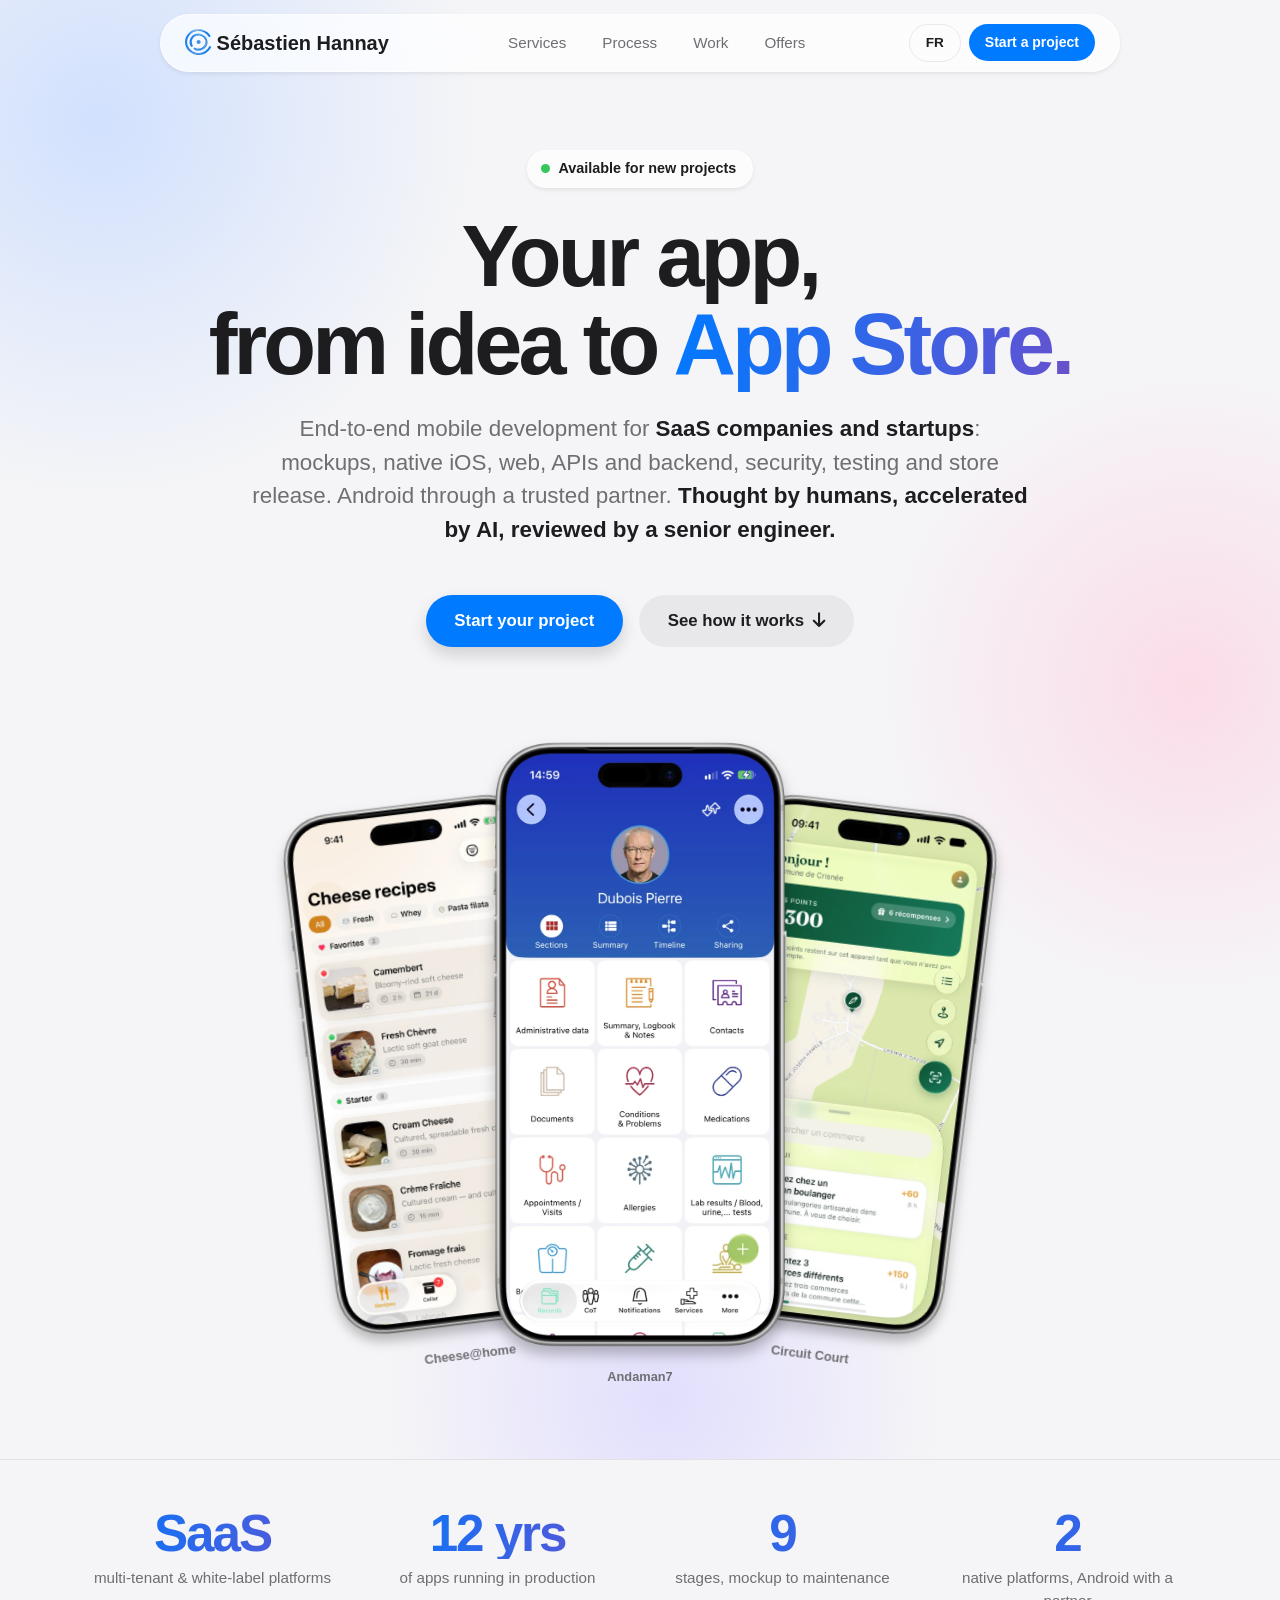
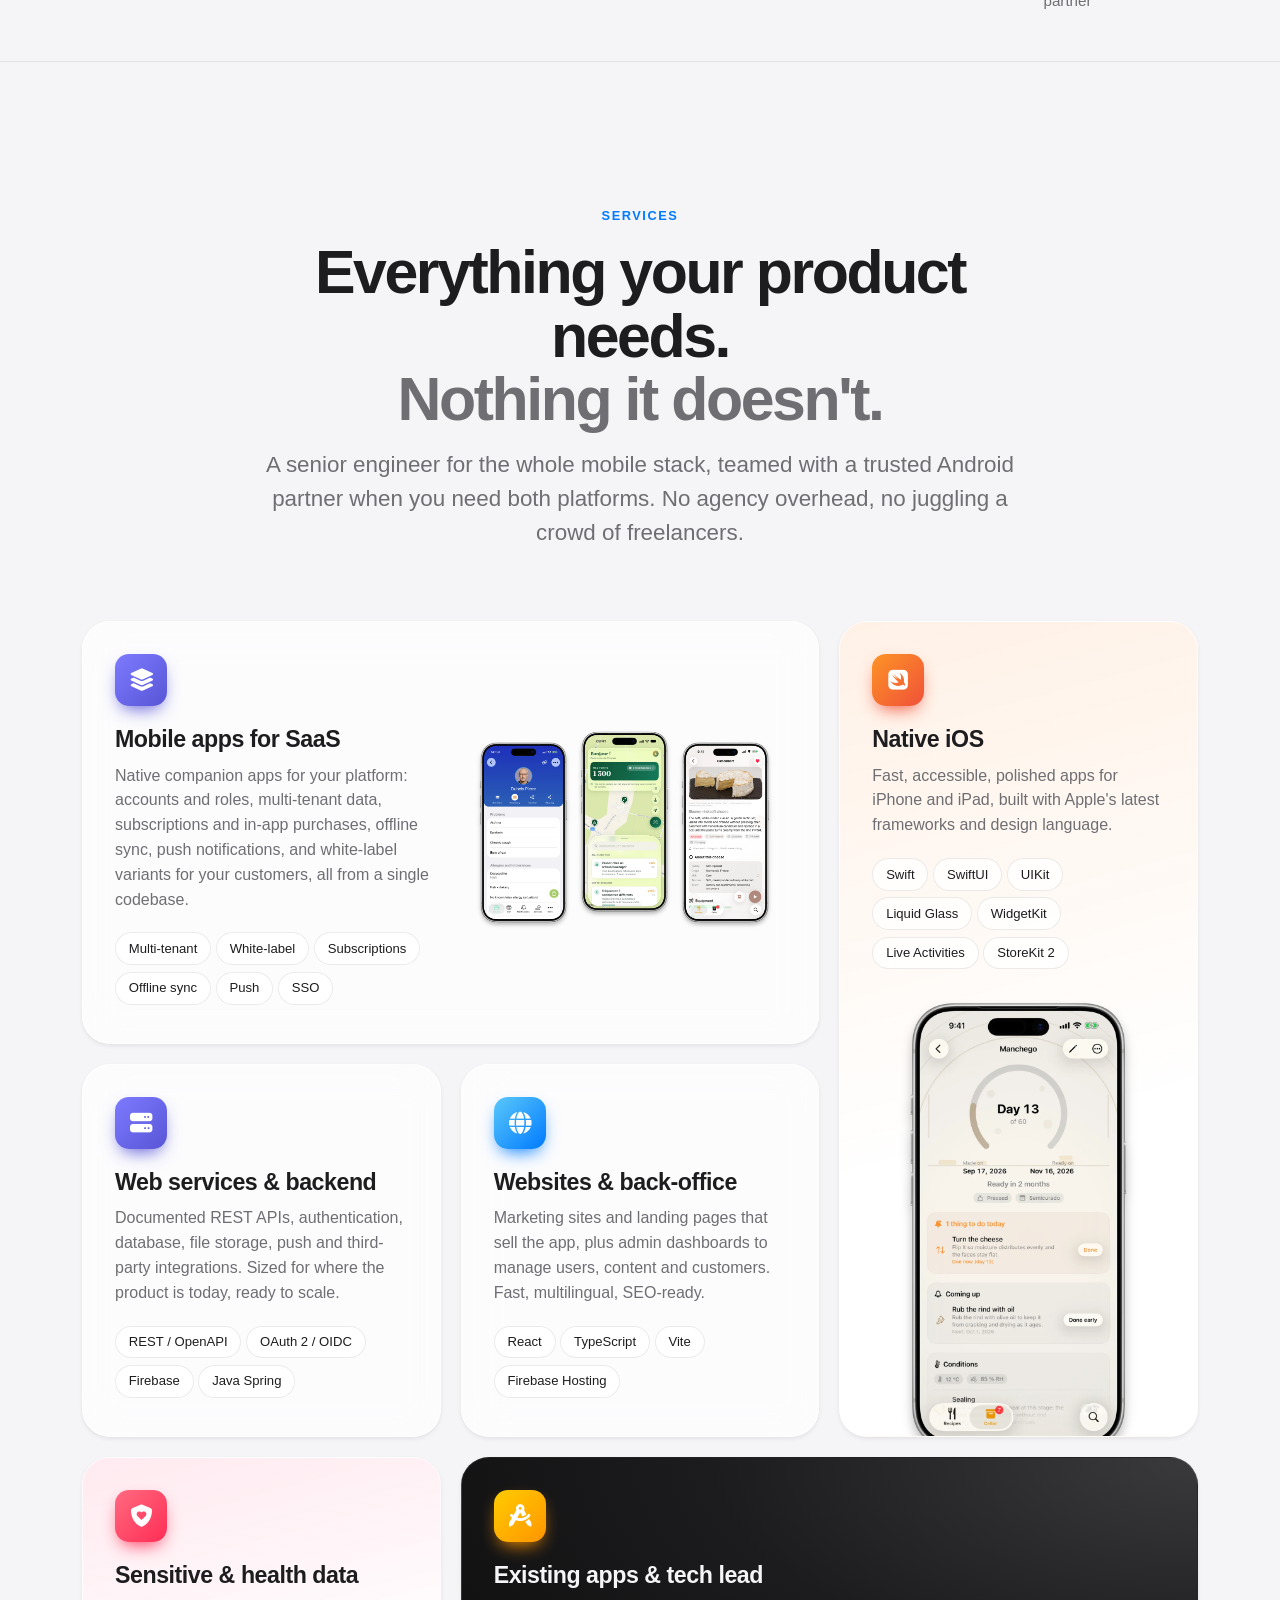
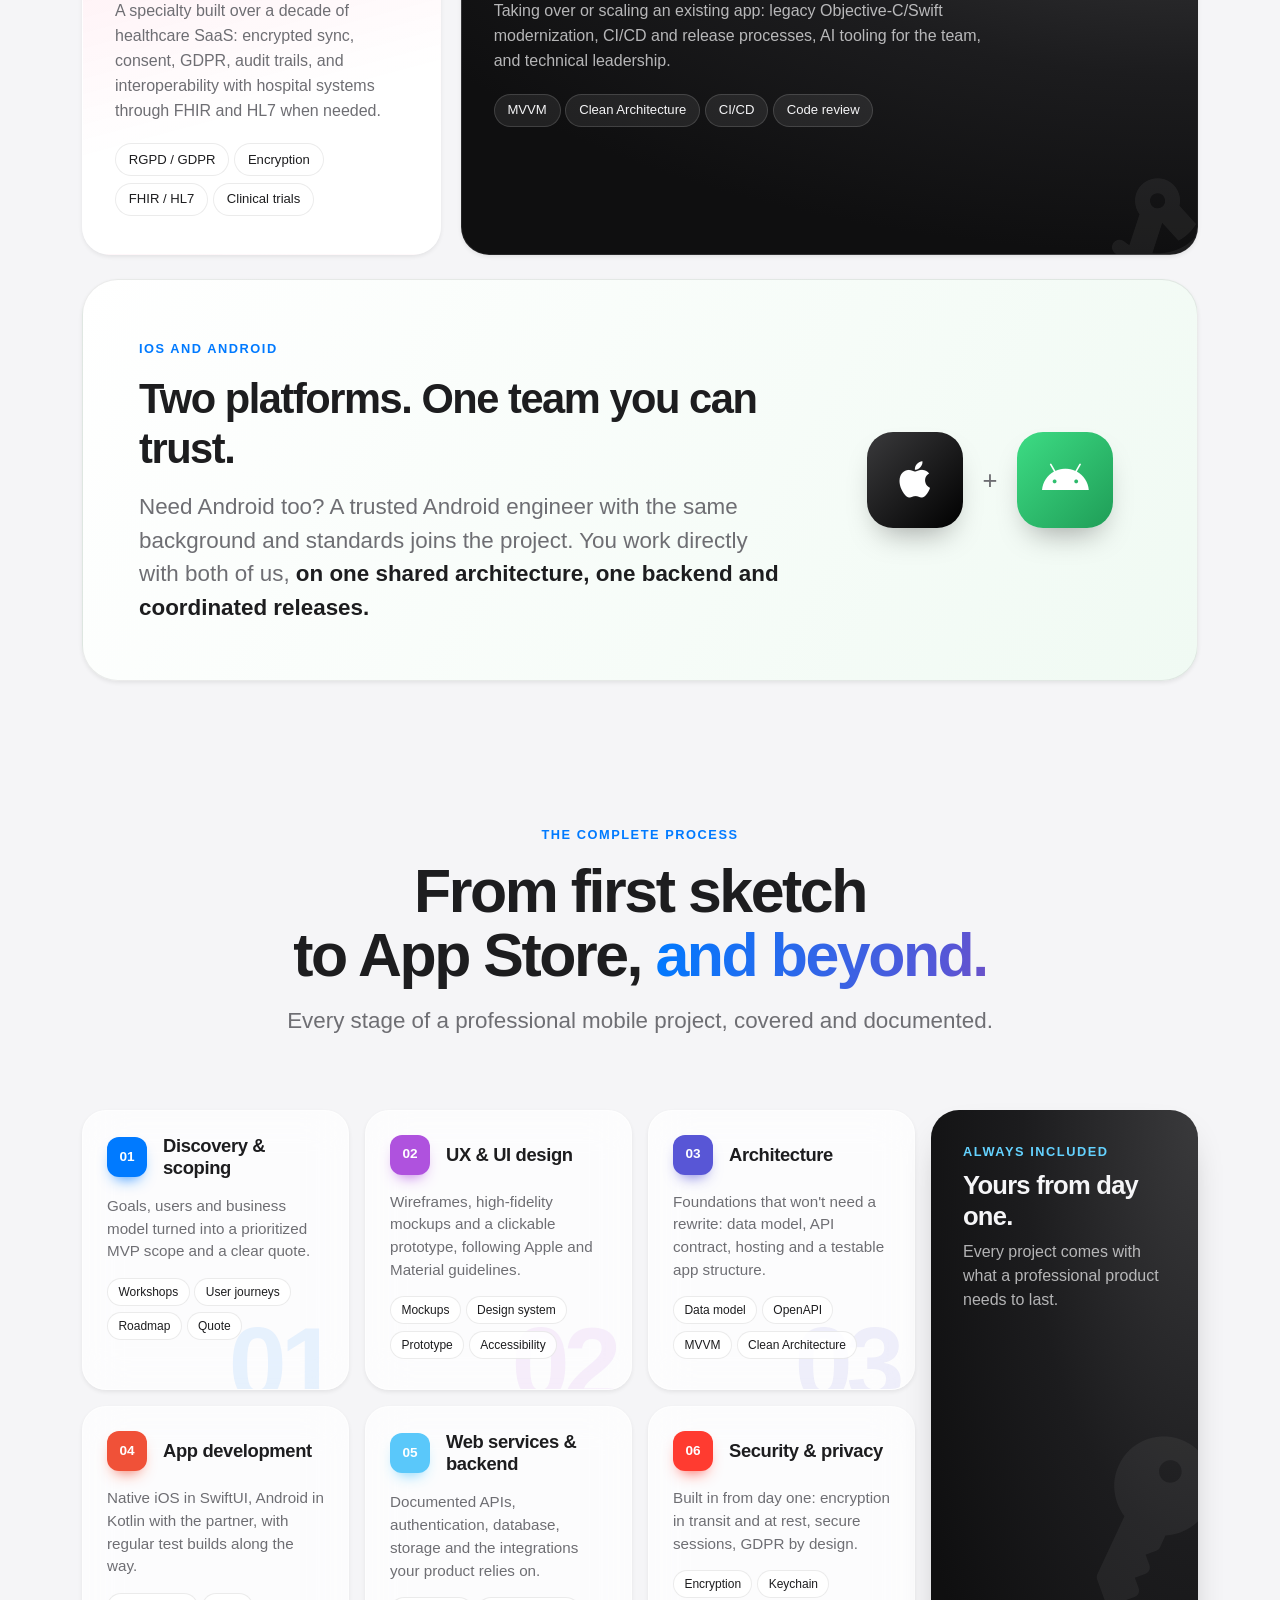
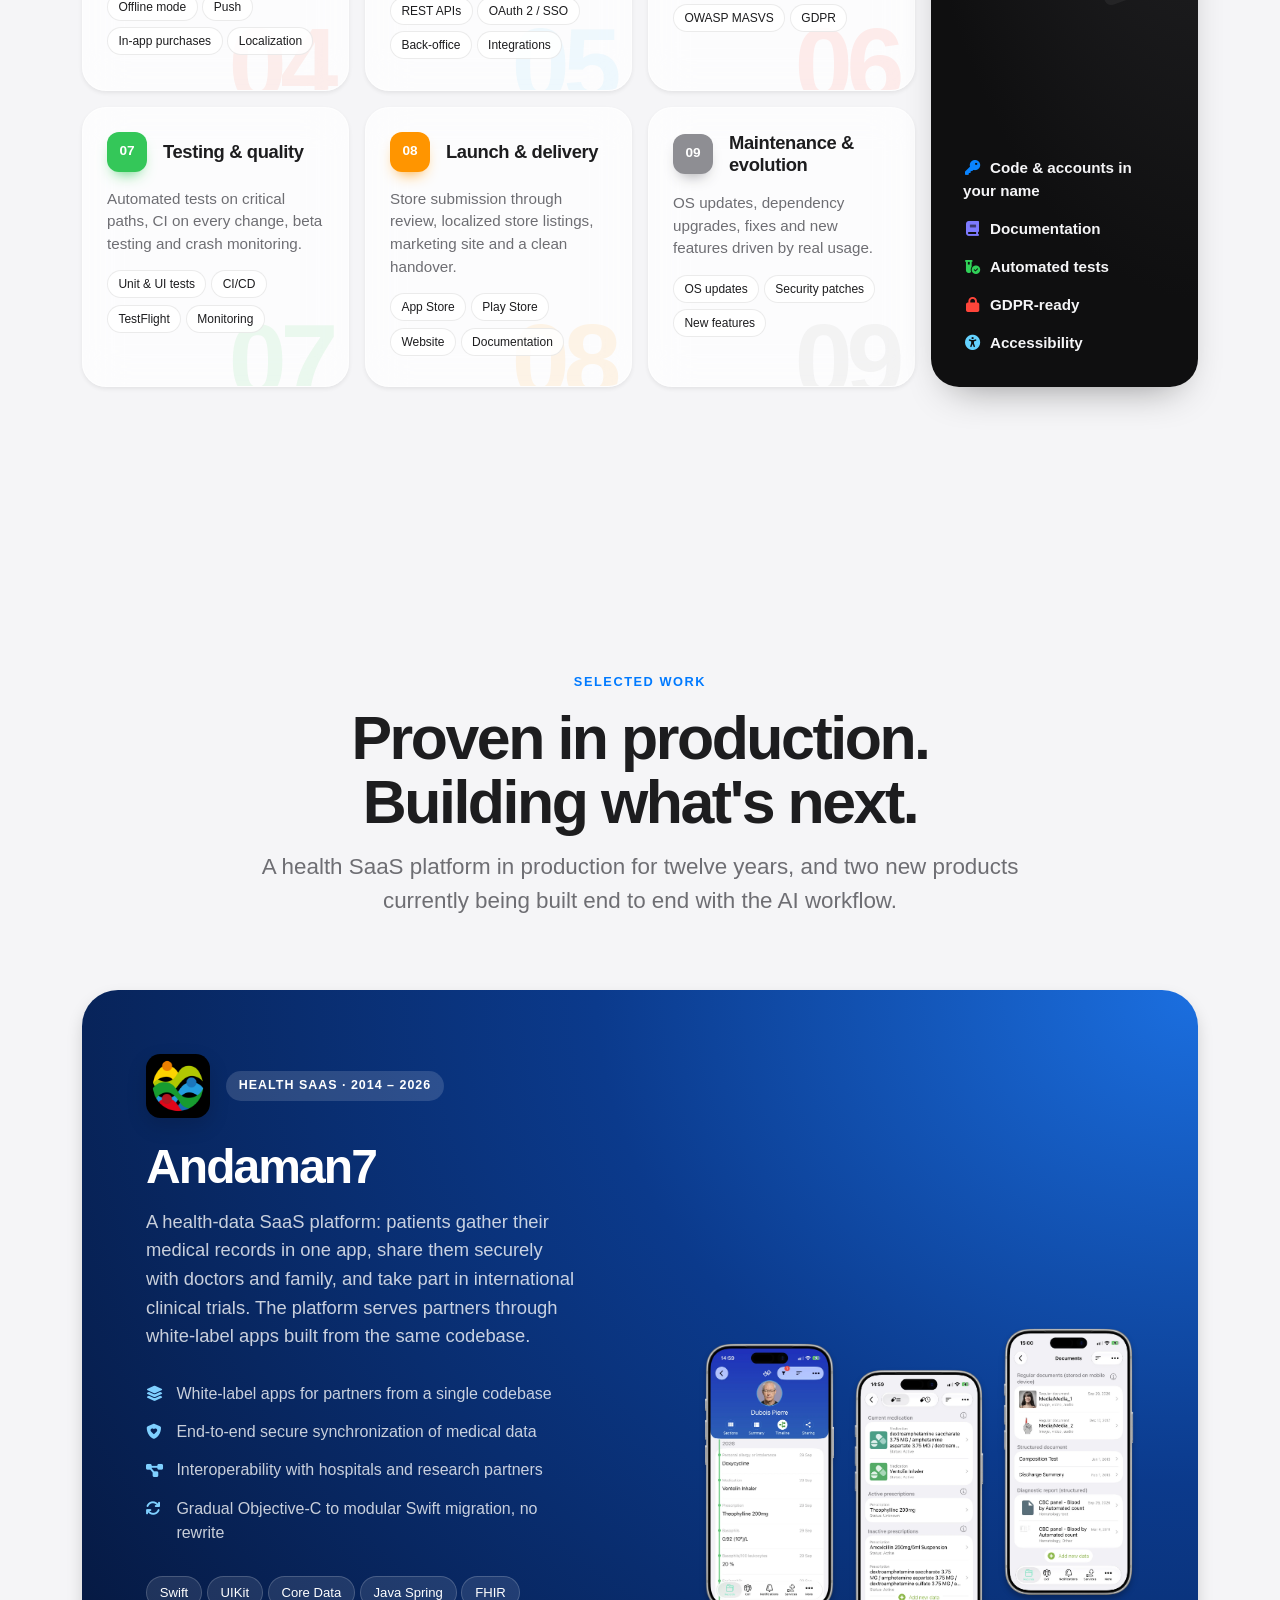
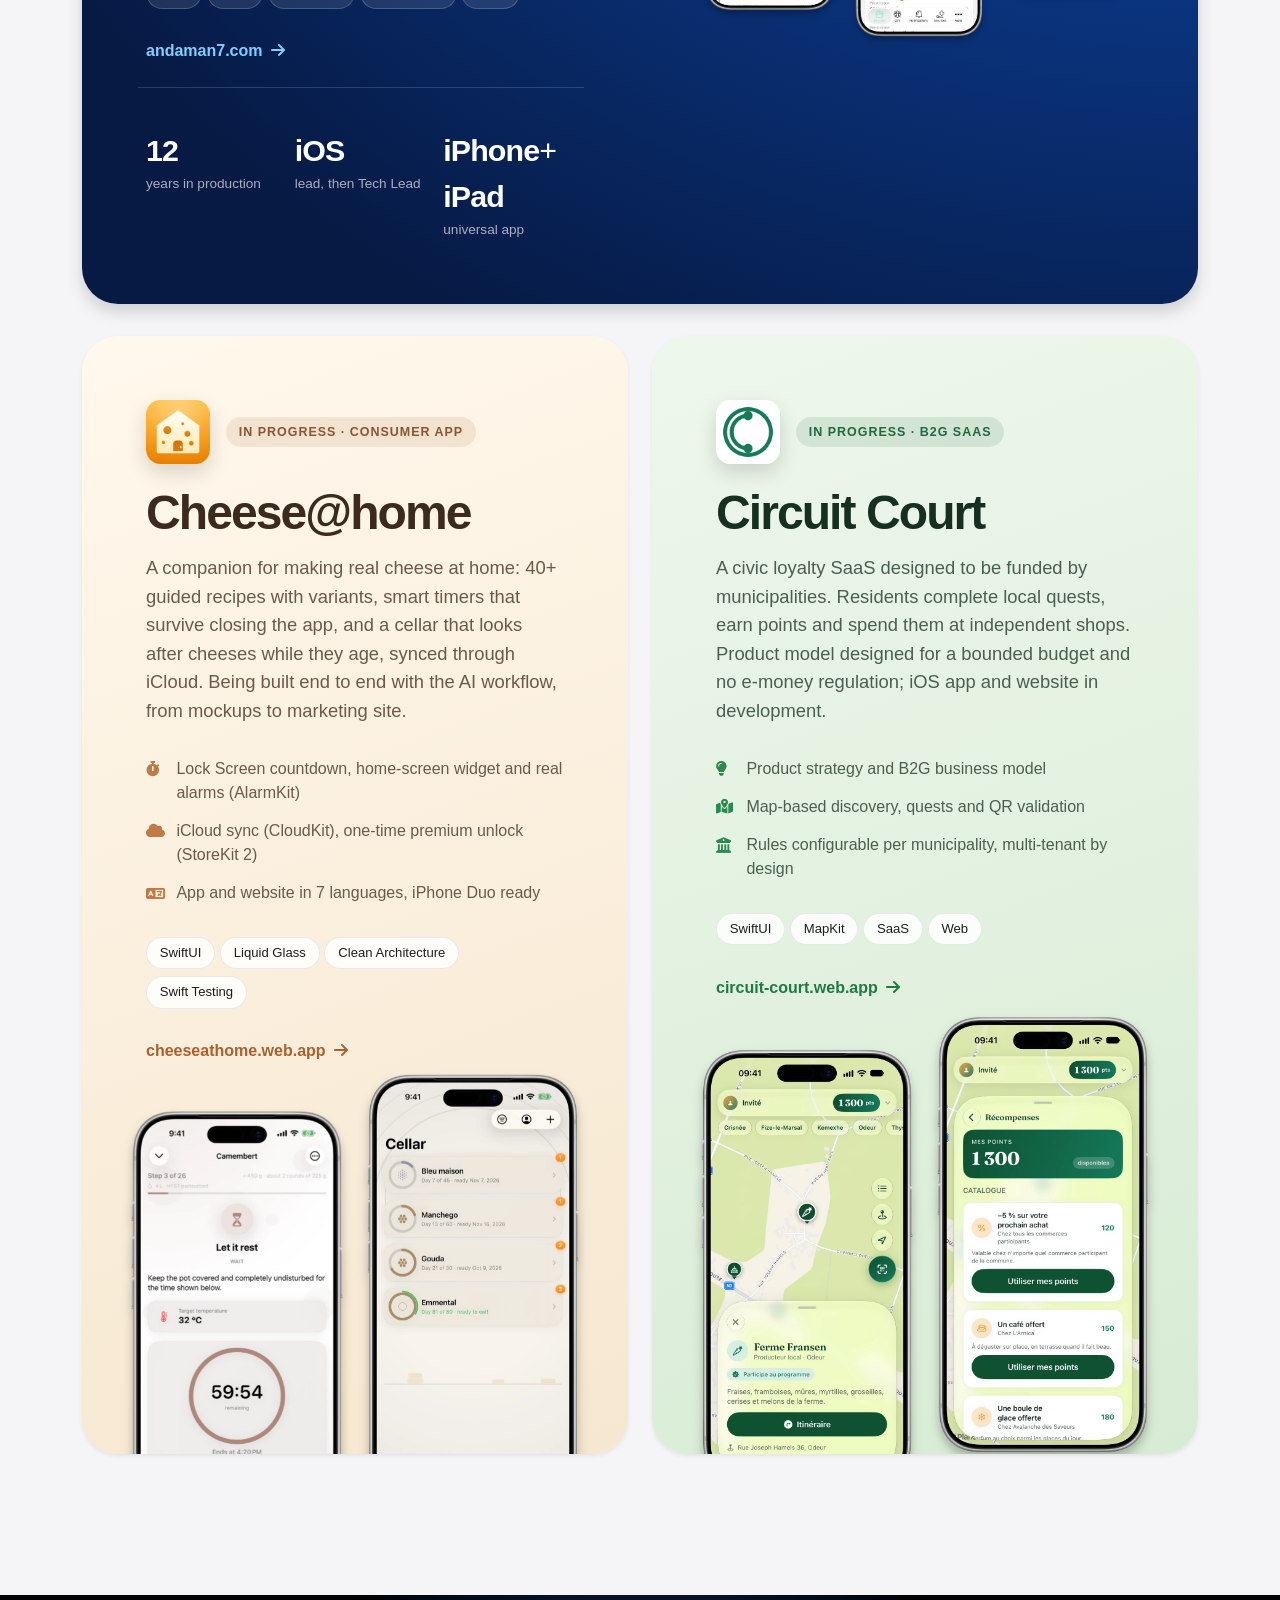
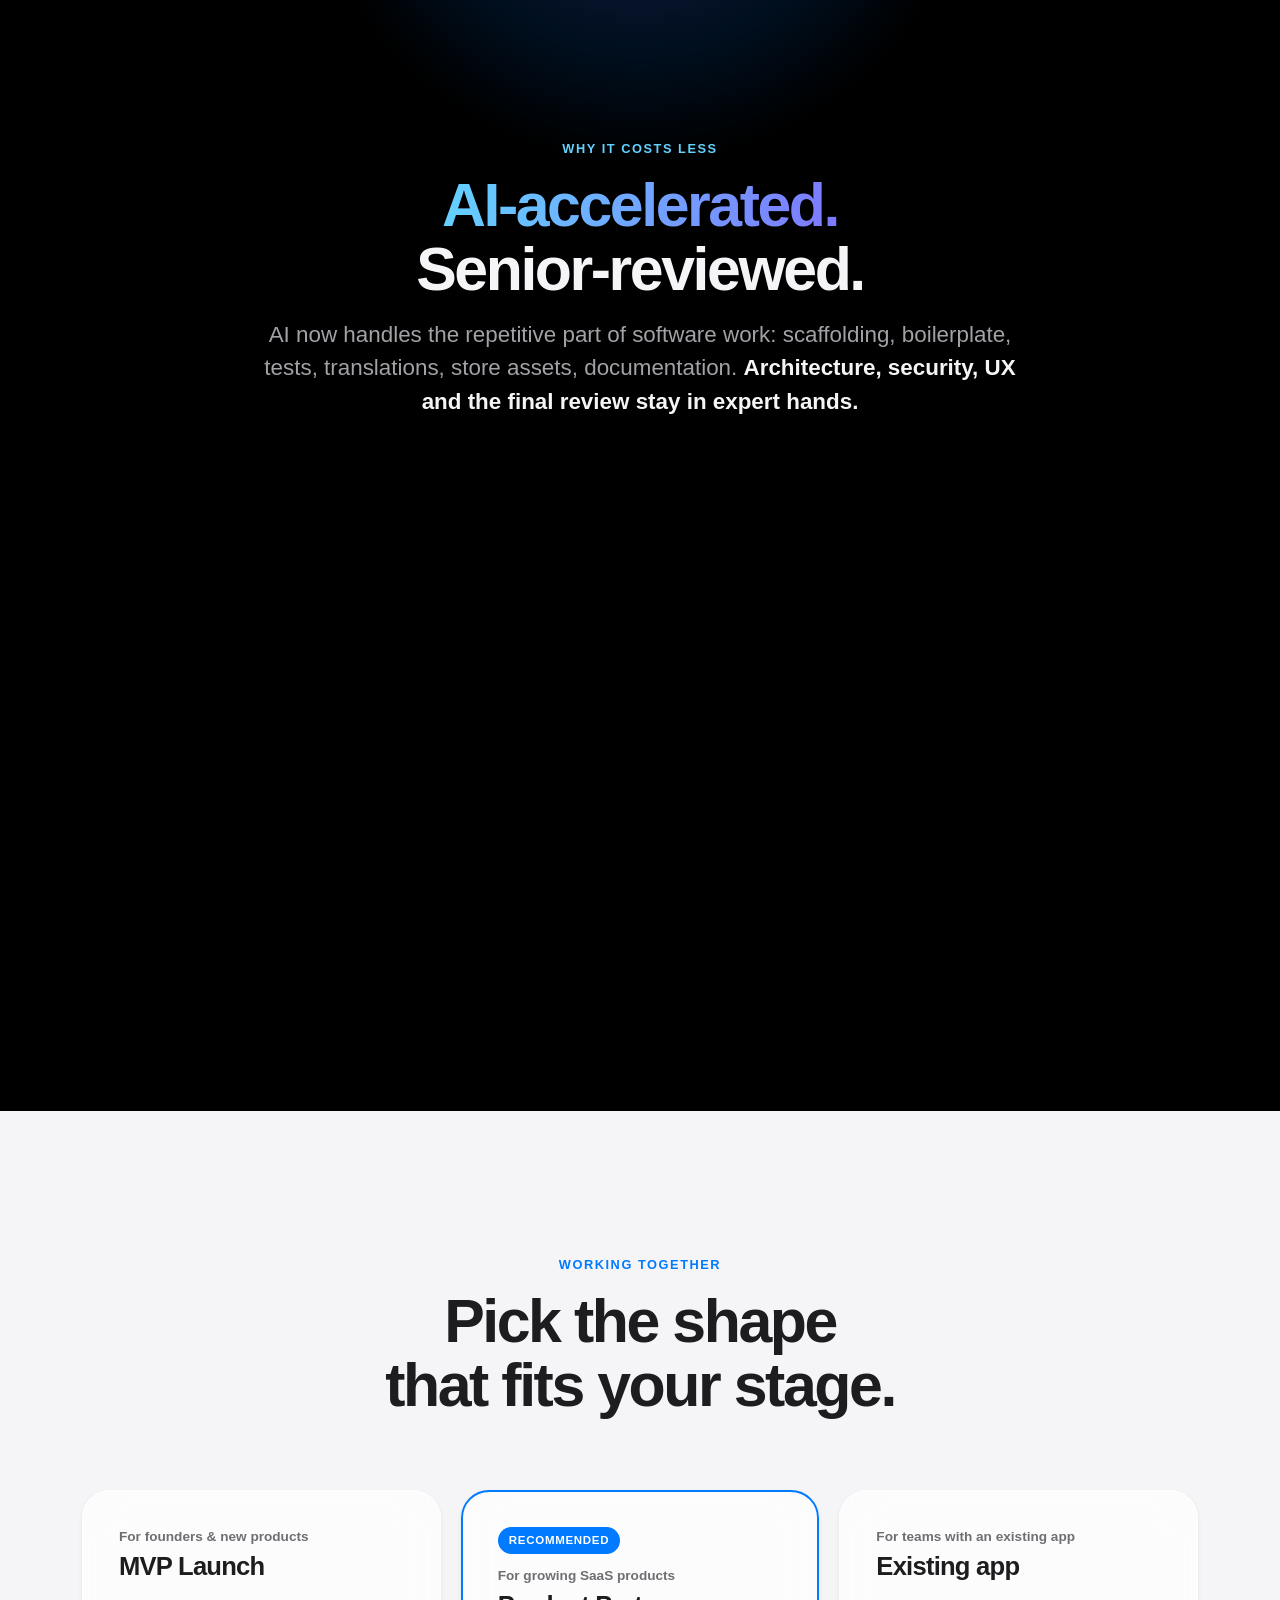
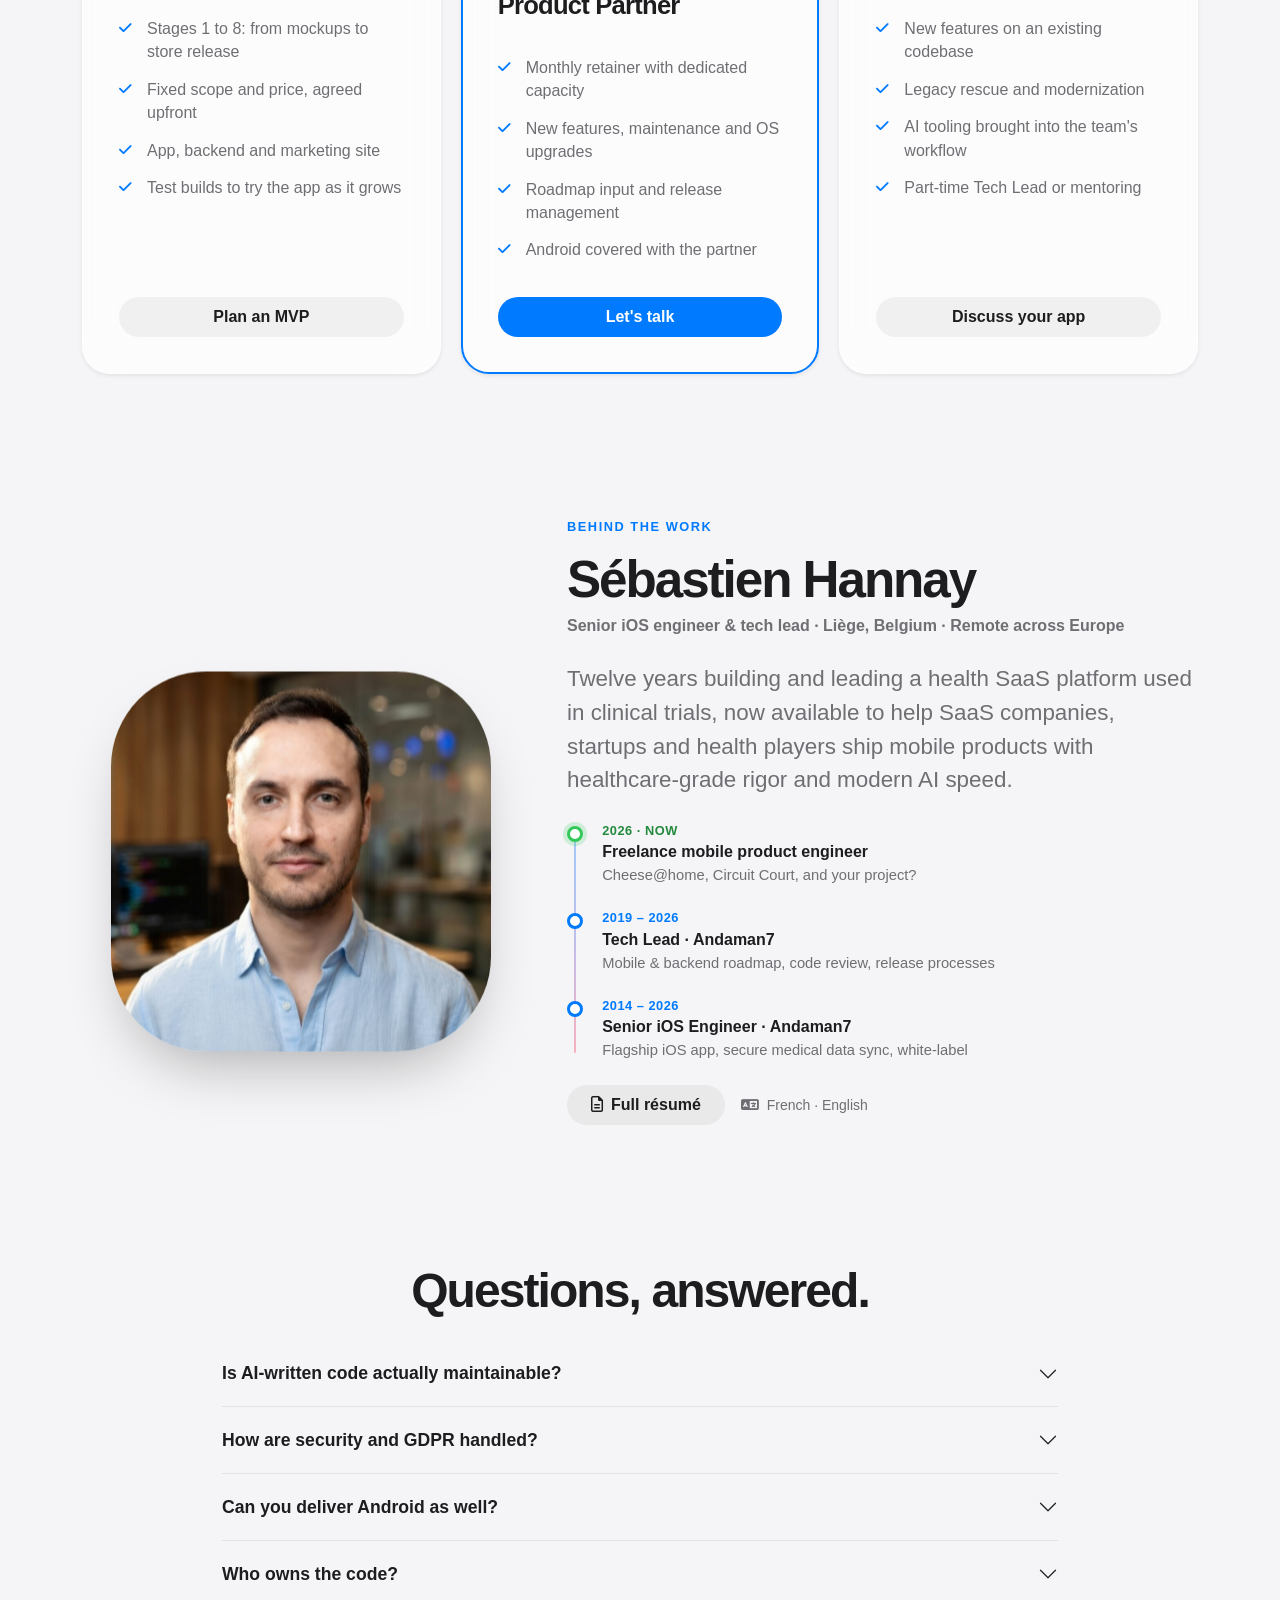
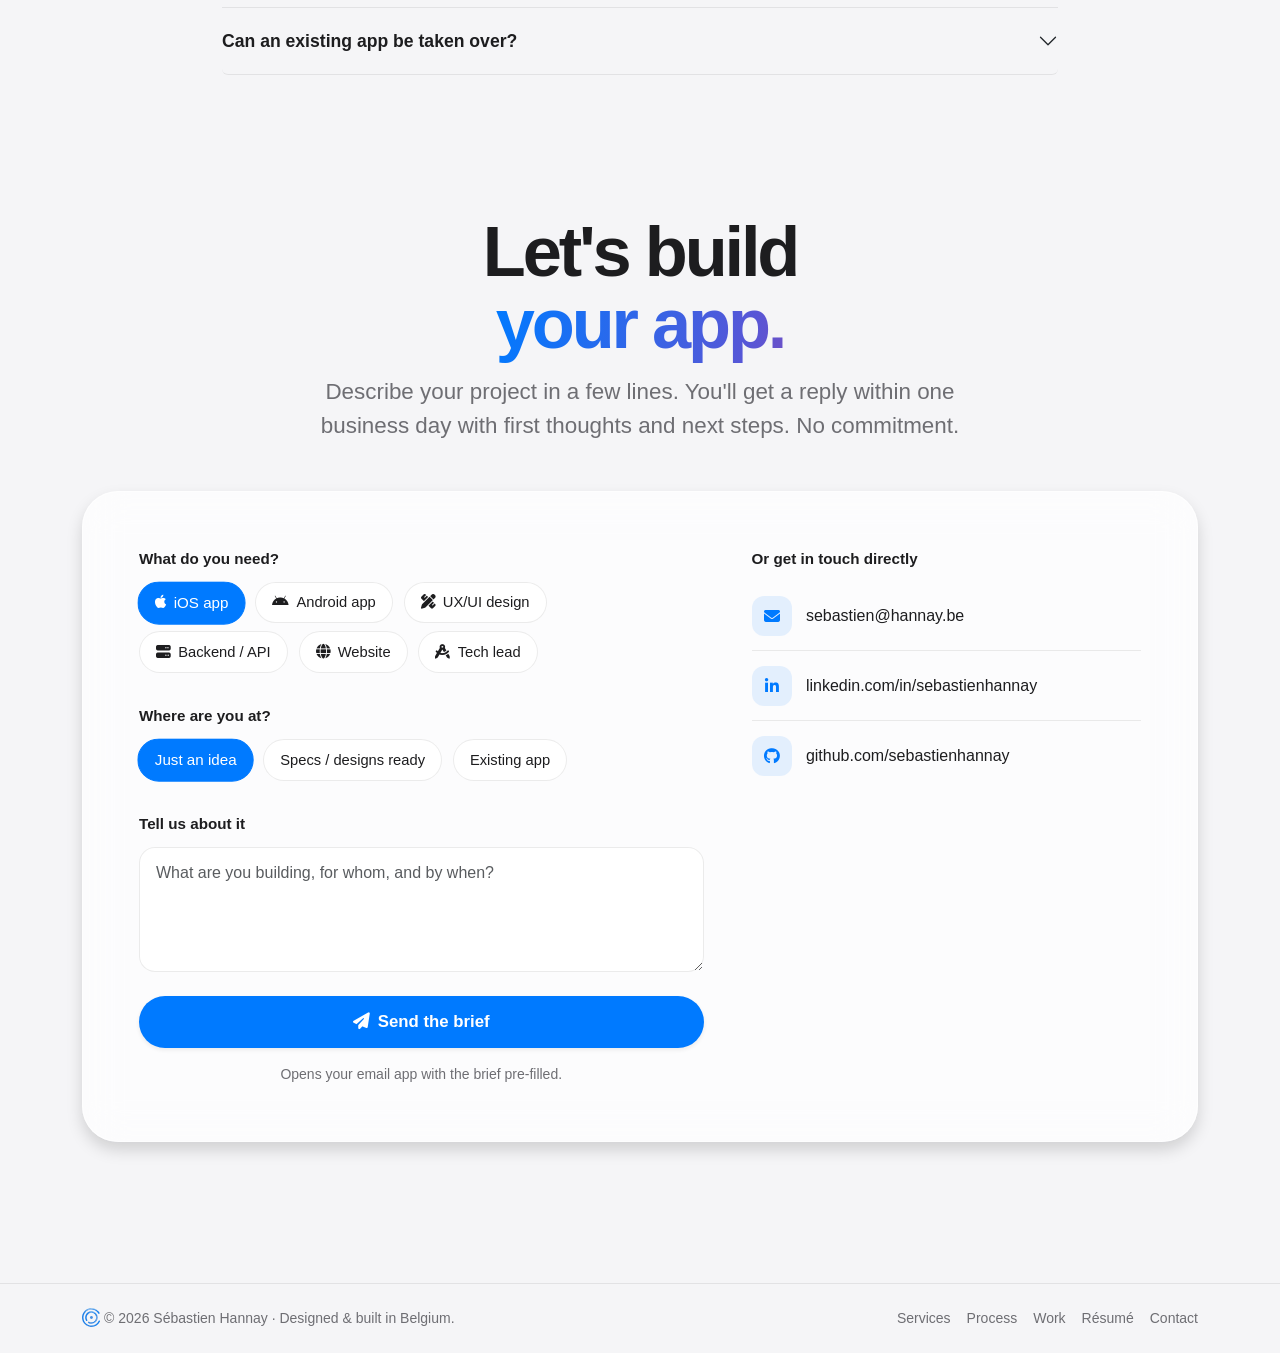
<file: public/index.html>
<!DOCTYPE html>
<html lang="en">
<head>
    <meta charset="UTF-8">
    <meta name="viewport" content="width=device-width, initial-scale=1.0">
    <script>
        // The old Firebase addresses forward to the custom domain (same page, query and anchor)
        if (/^sebastienhannay\.(web\.app|firebaseapp\.com)$/.test(location.hostname)) {
            location.replace('https://sebastien.hannay.be' + location.pathname + location.search + location.hash);
        }
    </script>
    <title>Sébastien Hannay — Mobile apps for SaaS, from idea to App Store</title>
    <meta name="description" content="End-to-end mobile product development for SaaS companies and startups: UX mockups, native iOS, web, APIs, backend, security, testing and App Store delivery. Android through a trusted partner. AI-accelerated, senior-reviewed. Based in Belgium.">
    <link rel="canonical" href="https://sebastien.hannay.be/">
    <meta name="author" content="Sébastien Hannay">
    <meta name="robots" content="index, follow, max-image-preview:large">
    <meta property="og:type" content="website">
    <meta property="og:url" content="https://sebastien.hannay.be/">
    <meta property="og:site_name" content="Sébastien Hannay">
    <meta property="og:title" content="Your app, from idea to App Store — Sébastien Hannay">
    <meta property="og:description" content="End-to-end mobile development for SaaS: design, iOS, web, backend, security, testing and delivery. Thought by humans, accelerated by AI, reviewed by a senior engineer.">
    <meta property="og:image" content="https://sebastien.hannay.be/resources/og-image.jpg">
    <meta property="og:image:width" content="1200">
    <meta property="og:image:height" content="630">
    <meta property="og:locale" content="en_US">
    <meta property="og:locale:alternate" content="fr_BE">
    <meta name="twitter:card" content="summary_large_image">
    <meta name="twitter:title" content="Your app, from idea to App Store — Sébastien Hannay">
    <meta name="twitter:description" content="End-to-end mobile development for SaaS: design, iOS, web, backend, security, testing and delivery.">
    <meta name="twitter:image" content="https://sebastien.hannay.be/resources/og-image.jpg">
    <script type="application/ld+json">
    {
      "@context": "https://schema.org",
      "@graph": [
        {
          "@type": "Person",
          "@id": "https://sebastien.hannay.be/#person",
          "name": "Sébastien Hannay",
          "jobTitle": "Freelance iOS & mobile product engineer",
          "url": "https://sebastien.hannay.be/",
          "image": "https://sebastien.hannay.be/resources/profile.jpg",
          "email": "mailto:sebastien@hannay.be",
          "address": { "@type": "PostalAddress", "addressLocality": "Liège", "addressCountry": "BE" },
          "alumniOf": { "@type": "CollegeOrUniversity", "name": "Université de Liège" },
          "knowsLanguage": ["fr", "en"],
          "knowsAbout": ["iOS development", "Swift", "SwiftUI", "SaaS", "Mobile app development", "Backend development", "Healthcare software", "FHIR", "GDPR"],
          "sameAs": ["https://linkedin.com/in/sebastienhannay", "https://github.com/sebastienhannay"]
        },
        {
          "@type": "ProfessionalService",
          "@id": "https://sebastien.hannay.be/#service",
          "name": "Sébastien Hannay — Mobile apps for SaaS",
          "url": "https://sebastien.hannay.be/",
          "image": "https://sebastien.hannay.be/resources/og-image.jpg",
          "description": "End-to-end mobile product development for SaaS companies and startups: UX/UI design, native iOS, Android through a partner, web services and backend, security, testing and App Store delivery.",
          "founder": { "@id": "https://sebastien.hannay.be/#person" },
          "areaServed": ["BE", "FR", "LU", "NL", "Europe"],
          "address": { "@type": "PostalAddress", "addressLocality": "Liège", "addressCountry": "BE" },
          "availableLanguage": ["French", "English"],
          "serviceType": ["iOS app development", "Android app development", "Mobile app design", "Backend and API development", "Website development", "Technical leadership"]
        }
      ]
    }
    </script>
    <meta name="theme-color" content="#F5F5F7">
    <link rel="icon" type="image/svg+xml" href="resources/coreon_logo_light.svg?v=dbd93753da">
    <link rel="apple-touch-icon" href="resources/coreon_logo.png?v=11722883cc">

    <script>
        // Scroll-reveal only where it's reliable (mouse/trackpad devices).
        // On touch devices iOS Safari delays visibility callbacks during
        // momentum scrolling, so content would stay blank: show it instead.
        if (window.matchMedia('(hover: hover) and (pointer: fine)').matches) document.documentElement.classList.add('js');
    </script>
    <link rel="preconnect" href="https://cdn.jsdelivr.net" crossorigin>
    <link rel="preconnect" href="https://cdnjs.cloudflare.com" crossorigin>
    <link href="https://cdn.jsdelivr.net/npm/bootstrap@5.3.2/dist/css/bootstrap.min.css" rel="stylesheet">
    <link rel="stylesheet" href="https://cdnjs.cloudflare.com/ajax/libs/font-awesome/6.4.2/css/all.min.css">
    <link rel="stylesheet" href="css/site.css?v=5e40b61f0d">
</head>
<body class="lang-en" data-bs-spy="scroll" data-bs-target="#main-nav" data-bs-offset="120">
<script>
    // Pick the language before first paint: saved choice, then browser language.
    (function () {
        var lang = 'en';
        try { lang = localStorage.getItem('lang') || ((navigator.language || '').toLowerCase().indexOf('fr') === 0 ? 'fr' : 'en'); } catch (e) {}
        if (lang === 'fr') { document.body.className = 'lang-fr'; document.documentElement.lang = 'fr'; }
    })();
</script>

<div class="scroll-progress" aria-hidden="true"></div>

<!-- ============ NAV ============ -->
<div class="nav-container fixed-top d-flex justify-content-center z-3">
    <nav id="main-nav" class="navbar navbar-expand-lg navbar-light ios-glass custom-nav px-3 px-md-4 py-2 shadow-sm">
        <a class="navbar-brand fw-bold ios-text fs-5 me-3" href="#top"><img class="brand-mark" src="resources/coreon_logo_light.svg?v=dbd93753da" alt=""> Sébastien Hannay</a>
        <button class="navbar-toggler border-0 shadow-none" type="button" data-bs-toggle="collapse" data-bs-target="#navbarNav" aria-label="Menu">
            <span class="navbar-toggler-icon"></span>
        </button>
        <div class="collapse navbar-collapse" id="navbarNav">
            <ul class="navbar-nav mx-auto fw-medium gap-1">
                <li class="nav-item"><a class="nav-link rounded-pill px-3" href="#services">Services</a></li>
                <li class="nav-item"><a class="nav-link rounded-pill px-3" href="#process"><span class="en">Process</span><span class="fr">Méthode</span></a></li>
                <li class="nav-item"><a class="nav-link rounded-pill px-3" href="#work"><span class="en">Work</span><span class="fr">Réalisations</span></a></li>
                <li class="nav-item"><a class="nav-link rounded-pill px-3" href="#engage"><span class="en">Offers</span><span class="fr">Formules</span></a></li>
            </ul>
            <div class="d-flex align-items-center gap-2 mt-2 mt-lg-0">
                <button class="btn lang-btn rounded-pill btn-sm px-3 py-2 fw-semibold" onclick="toggleLanguage()" aria-label="Switch language">
                    <span class="en">FR</span><span class="fr">EN</span>
                </button>
                <a href="#contact" class="btn btn-ios-primary rounded-pill btn-sm px-3 py-2 fw-semibold">
                    <span class="en">Start a project</span><span class="fr">Démarrer un projet</span>
                </a>
            </div>
        </div>
    </nav>
</div>

<!-- ============ HERO ============ -->
<header id="top" class="hero">
    <div class="hero-backdrop" aria-hidden="true">
        <div class="ambient-orb orb-1"></div>
        <div class="ambient-orb orb-2"></div>
        <div class="ambient-orb orb-3"></div>
    </div>

    <div class="container position-relative z-1 text-center">
        <div class="hero-anim" style="--hero-delay:0ms">
            <span class="status-pill ios-glass shadow-sm mb-4">
                <span class="status-dot"></span>
                <span class="en">Available for new projects</span><span class="fr">Disponible pour de nouveaux projets</span>
            </span>
        </div>

        <h1 class="hero-anim display-hero ios-text mb-4" style="--hero-delay:50ms">
            <span class="en">Your app,<br>from idea to <span class="text-grad">App&nbsp;Store.</span></span>
            <span class="fr">Votre app,<br>de l'idée à l'<span class="text-grad">App&nbsp;Store.</span></span>
        </h1>

        <p class="hero-anim lead-xl mx-auto mb-5" style="max-width: 780px; --hero-delay:100ms">
            <span class="en">End-to-end mobile development for <strong>SaaS companies and startups</strong>: mockups, native iOS, web, APIs and backend, security, testing and store release. Android through a trusted partner. <strong>Thought by humans, accelerated by AI, reviewed by a senior engineer.</strong></span>
            <span class="fr">Développement mobile de bout en bout pour les <strong>éditeurs SaaS et les startups</strong> : maquettes, iOS natif, web, APIs et backend, sécurité, tests et publication sur les stores. Android avec un partenaire de confiance. <strong>Pensé par des humains, accéléré par l'IA, validé par un ingénieur senior.</strong></span>
        </p>

        <div class="hero-anim d-flex flex-wrap justify-content-center gap-3" style="--hero-delay:150ms">
            <a href="#contact" class="btn btn-ios-primary btn-lg-pill shadow">
                <span class="en">Start your project</span><span class="fr">Lancer votre projet</span>
            </a>
            <a href="#process" class="btn btn-ios-secondary btn-lg-pill">
                <span class="en">See how it works</span><span class="fr">Voir la méthode</span> <i class="fa-solid fa-arrow-down ms-1"></i>
            </a>
        </div>

        <div class="hero-anim phone-stage" style="--hero-delay:200ms">
            <div class="phone phone-left">
                <img class="device-raw" src="resources/work/cheese-recipes.webp?v=328897b421" alt="Cheese@home recipe list">
                <span class="phone-label">Cheese@home</span>
            </div>
            <div class="phone phone-center">
                <img class="device-raw" src="resources/work/a7-home.webp?v=b28bc7257d" alt="Andaman7 patient record">
                <span class="phone-label">Andaman7</span>
            </div>
            <div class="phone phone-right">
                <img class="device-raw" src="resources/work/cc-home.webp?v=cd2a34690f" alt="Circuit Court home screen">
                <span class="phone-label">Circuit Court</span>
            </div>
        </div>
    </div>
</header>

<!-- ============ STATS ============ -->
<section class="stats py-5">
    <div class="container">
        <div class="row text-center g-4">
            <div class="col-6 col-md-3" data-aos="fade-up">
                <div class="stat-value text-grad">SaaS</div>
                <div class="stat-label"><span class="en">multi-tenant & white-label platforms</span><span class="fr">plateformes multi-clients & marque blanche</span></div>
            </div>
            <div class="col-6 col-md-3" data-aos="fade-up" data-aos-delay="50">
                <div class="stat-value text-grad"><span class="count" data-to="12">12</span> <span class="en">yrs</span><span class="fr">ans</span></div>
                <div class="stat-label"><span class="en">of apps running in production</span><span class="fr">d'apps en production</span></div>
            </div>
            <div class="col-6 col-md-3" data-aos="fade-up" data-aos-delay="100">
                <div class="stat-value text-grad"><span class="count" data-to="9">9</span></div>
                <div class="stat-label"><span class="en">stages, mockup to maintenance</span><span class="fr">étapes, de la maquette à la maintenance</span></div>
            </div>
            <div class="col-6 col-md-3" data-aos="fade-up" data-aos-delay="150">
                <div class="stat-value text-grad"><span class="count" data-to="2">2</span></div>
                <div class="stat-label"><span class="en">native platforms, Android with a partner</span><span class="fr">plateformes natives, Android avec un partenaire</span></div>
            </div>
        </div>
    </div>
</section>

<!-- ============ SERVICES ============ -->
<section id="services" class="section-pad">
    <div class="container">
        <div class="section-head" data-aos="fade-up">
            <span class="eyebrow">Services</span>
            <h2 class="display-section ios-text mb-3">
                <span class="en">Everything your product needs.<br><span class="ios-text-secondary">Nothing it doesn't.</span></span>
                <span class="fr">Tout ce dont votre produit a besoin.<br><span class="ios-text-secondary">Rien de superflu.</span></span>
            </h2>
            <p class="lead-xl mb-0">
                <span class="en">A senior engineer for the whole mobile stack, teamed with a trusted Android partner when you need both platforms. No agency overhead, no juggling a crowd of freelancers.</span>
                <span class="fr">Un ingénieur senior pour toute la stack mobile, associé à un partenaire Android de confiance quand il vous faut les deux plateformes. Sans lourdeur d'agence, sans jongler entre une armée de freelances.</span>
            </p>
        </div>

        <p class="swipe-hint"><span class="en">Swipe to see more</span><span class="fr">Glissez pour voir la suite</span> <i class="fa-solid fa-arrow-right"></i></p>
        <div class="bento bento-services snap-row">
            <!-- SaaS mobile: wide tile -->
            <div class="b-wide" data-aos="fade-up">
                <div class="ios-card ios-glass lift shadow-sm service-card">
                    <div class="row align-items-center g-4">
                        <div class="col-md-6">
                            <div class="service-icon bg-server"><i class="fa-solid fa-layer-group"></i></div>
                            <h3 class="ios-text"><span class="en">Mobile apps for SaaS</span><span class="fr">Apps mobiles pour SaaS</span></h3>
                            <p>
                                <span class="en">Native companion apps for your platform: accounts and roles, multi-tenant data, subscriptions and in-app purchases, offline sync, push notifications, and white-label variants for your customers, all from a single codebase.</span>
                                <span class="fr">L'app native de votre plateforme : comptes et rôles, données multi-clients, abonnements et achats intégrés, synchronisation hors ligne, notifications push, et déclinaisons en marque blanche pour vos clients, depuis une seule base de code.</span>
                            </p>
                            <div>
                                <span class="chip">Multi-tenant</span><span class="chip">White-label</span><span class="chip"><span class="en">Subscriptions</span><span class="fr">Abonnements</span></span>
                                <span class="chip">Offline sync</span><span class="chip">Push</span><span class="chip">SSO</span>
                            </div>
                        </div>
                        <div class="col-md-6 d-none d-md-block">
                            <div class="case-phones three">
                                <div class="shot"><img class="device-raw" data-speed="0.04" src="resources/work/a7-summary.webp?v=c1d21b5ab0" alt="Andaman7 health record" loading="lazy"></div>
                                <div class="shot offset"><img class="device-raw" data-speed="0.12" src="resources/work/cc-map.webp?v=c0549509d6" alt="Circuit Court map" loading="lazy"></div>
                                <div class="shot"><img class="device-raw" data-speed="0.06" src="resources/work/cheese-recipe.webp?v=b801a5f699" alt="Cheese@home recipe" loading="lazy"></div>
                            </div>
                        </div>
                    </div>
                </div>
            </div>

            <!-- iOS: tall tile -->
            <div class="b-tall" data-aos="fade-up" data-aos-delay="50">
                <div class="ios-card ios-glass lift shadow-sm service-card card-warm">
                    <div class="service-icon bg-swift"><i class="fa-brands fa-swift"></i></div>
                    <h3 class="ios-text"><span class="en">Native iOS</span><span class="fr">iOS natif</span></h3>
                    <p>
                        <span class="en">Fast, accessible, polished apps for iPhone and iPad, built with Apple's latest frameworks and design language.</span>
                        <span class="fr">Des apps rapides, accessibles et soignées pour iPhone et iPad, avec les derniers frameworks et le langage visuel d'Apple.</span>
                    </p>
                    <div><span class="chip">Swift</span><span class="chip">SwiftUI</span><span class="chip">UIKit</span><span class="chip">Liquid Glass</span><span class="chip">WidgetKit</span><span class="chip">Live Activities</span><span class="chip">StoreKit 2</span></div>
                    <div class="tile-peek" aria-hidden="true">
                        <div class="shot"><img class="device-raw" src="resources/work/cheese-cheese.webp?v=61a04d4c4c" alt="" loading="lazy"></div>
                    </div>
                </div>
            </div>

            <!-- Backend -->
            <div data-aos="fade-up" data-aos-delay="50">
                <div class="ios-card ios-glass lift shadow-sm service-card">
                    <div class="service-icon bg-web" style="background: linear-gradient(135deg, #7D7AFF, #5856D6); color:#5856D6;"><i class="fa-solid fa-server"></i></div>
                    <h3 class="ios-text"><span class="en">Web services & backend</span><span class="fr">Web services & backend</span></h3>
                    <p>
                        <span class="en">Documented REST APIs, authentication, database, file storage, push and third-party integrations. Sized for where the product is today, ready to scale.</span>
                        <span class="fr">APIs REST documentées, authentification, base de données, stockage de fichiers, push et intégrations tierces. Dimensionné pour le produit d'aujourd'hui, prêt à grandir.</span>
                    </p>
                    <div><span class="chip">REST / OpenAPI</span><span class="chip">OAuth 2 / OIDC</span><span class="chip">Firebase</span><span class="chip">Java Spring</span></div>
                </div>
            </div>

            <!-- Web -->
            <div data-aos="fade-up" data-aos-delay="100">
                <div class="ios-card ios-glass lift shadow-sm service-card">
                    <div class="service-icon bg-web"><i class="fa-solid fa-globe"></i></div>
                    <h3 class="ios-text"><span class="en">Websites & back-office</span><span class="fr">Sites & back-office</span></h3>
                    <p>
                        <span class="en">Marketing sites and landing pages that sell the app, plus admin dashboards to manage users, content and customers. Fast, multilingual, SEO-ready.</span>
                        <span class="fr">Sites vitrines et landing pages qui vendent l'app, et back-offices pour gérer utilisateurs, contenus et clients. Rapides, multilingues, optimisés SEO.</span>
                    </p>
                    <div><span class="chip">React</span><span class="chip">TypeScript</span><span class="chip">Vite</span><span class="chip">Firebase Hosting</span></div>
                </div>
            </div>

            <!-- Regulated data: rose tile -->
            <div data-aos="fade-up">
                <div class="ios-card ios-glass lift shadow-sm service-card card-rose">
                    <div class="service-icon bg-health"><i class="fa-solid fa-shield-heart"></i></div>
                    <h3 class="ios-text"><span class="en">Sensitive & health data</span><span class="fr">Données sensibles & santé</span></h3>
                    <p>
                        <span class="en">A specialty built over a decade of healthcare SaaS: encrypted sync, consent, GDPR, audit trails, and interoperability with hospital systems through FHIR and HL7 when needed.</span>
                        <span class="fr">Une spécialité forgée en plus de dix ans de SaaS santé : synchronisation chiffrée, consentement, RGPD, traçabilité, et interopérabilité avec les systèmes hospitaliers via FHIR et HL7 si nécessaire.</span>
                    </p>
                    <div><span class="chip">RGPD / GDPR</span><span class="chip"><span class="en">Encryption</span><span class="fr">Chiffrement</span></span><span class="chip">FHIR / HL7</span><span class="chip"><span class="en">Clinical trials</span><span class="fr">Essais cliniques</span></span></div>
                </div>
            </div>

            <!-- Existing apps: dark tile, wide on desktop -->
            <div class="b-wide-lg" data-aos="fade-up" data-aos-delay="50">
                <div class="ios-card ios-glass lift shadow-sm service-card card-dark">
                    <i class="fa-solid fa-compass-drafting card-watermark" aria-hidden="true"></i>
                    <div class="service-icon bg-lead"><i class="fa-solid fa-compass-drafting"></i></div>
                    <h3 class="ios-text"><span class="en">Existing apps & tech lead</span><span class="fr">Apps existantes & tech lead</span></h3>
                    <p>
                        <span class="en">Taking over or scaling an existing app: legacy Objective-C/Swift modernization, CI/CD and release processes, AI tooling for the team, and technical leadership.</span>
                        <span class="fr">Reprendre ou faire grandir une app existante : modernisation de code Objective-C/Swift, CI/CD et processus de release, outils IA pour l'équipe, et leadership technique.</span>
                    </p>
                    <div><span class="chip">MVVM</span><span class="chip">Clean Architecture</span><span class="chip">CI/CD</span><span class="chip">Code review</span></div>
                </div>
            </div>
        </div>
        <div class="partner-band shadow-sm mt-4" data-aos="fade-up">
            <div class="row align-items-center g-5">
                <div class="col-lg-4 order-lg-2">
                    <div class="platform-duo">
                        <div class="platform-tile apple"><i class="fa-brands fa-apple"></i></div>
                        <span class="platform-plus">+</span>
                        <div class="platform-tile droid"><i class="fa-brands fa-android"></i></div>
                    </div>
                </div>
                <div class="col-lg-8 order-lg-1">
                    <span class="eyebrow"><span class="en">iOS and Android</span><span class="fr">iOS et Android</span></span>
                    <h2 class="fw-bold ios-text mb-3" style="font-size: clamp(1.8rem, 3.5vw, 2.6rem); letter-spacing: -0.035em;">
                        <span class="en">Two platforms. One team you can trust.</span>
                        <span class="fr">Deux plateformes. Une équipe de confiance.</span>
                    </h2>
                    <p class="lead-xl mb-0">
                        <span class="en">Need Android too? A trusted Android engineer with the same background and standards joins the project. You work directly with both of us, <strong>on one shared architecture, one backend and coordinated releases.</strong></span>
                        <span class="fr">Besoin d'Android aussi ? Un ingénieur Android de confiance, au parcours et aux exigences identiques, rejoint le projet. Vous travaillez directement avec nous deux, <strong>sur une architecture commune, un seul backend et des releases coordonnées.</strong></span>
                    </p>
                </div>
            </div>
        </div>
    </div>
</section>

<!-- ============ PROCESS ============ -->
<section id="process" class="section-pad pt-0">
    <div class="container">
        <div class="section-head" data-aos="fade-up">
            <span class="eyebrow"><span class="en">The complete process</span><span class="fr">Le processus complet</span></span>
            <h2 class="display-section ios-text mb-3">
                <span class="en">From first sketch<br>to App Store, <span class="text-grad">and beyond.</span></span>
                <span class="fr">Du premier croquis<br>à l'App Store, <span class="text-grad">et après.</span></span>
            </h2>
            <p class="lead-xl mb-0">
                <span class="en">Every stage of a professional mobile project, covered and documented.</span>
                <span class="fr">Chaque étape d'un projet mobile professionnel, couverte et documentée.</span>
            </p>
        </div>

        <p class="swipe-hint"><span class="en">Swipe to see more</span><span class="fr">Glissez pour voir la suite</span> <i class="fa-solid fa-arrow-right"></i></p>
        <div class="process-grid">
        <div class="bento bento-process snap-row">
            <div style="--c:#007AFF" data-aos="fade-up" data-aos-delay="0">
                <div class="process-card ios-card ios-glass shadow-sm h-100" data-num="01">
                    <div class="d-flex align-items-center gap-3 mb-3">
                        <span class="step-badge">01</span>
                        <h3><span class="en">Discovery & scoping</span><span class="fr">Cadrage</span></h3>
                    </div>
                    <p><span class="en">Goals, users and business model turned into a prioritized MVP scope and a clear quote.</span><span class="fr">Objectifs, utilisateurs et modèle économique traduits en périmètre MVP priorisé et devis clair.</span></p>
                    <div><span class="chip"><span class="en">Workshops</span><span class="fr">Ateliers</span></span><span class="chip"><span class="en">User journeys</span><span class="fr">Parcours utilisateurs</span></span><span class="chip">Roadmap</span><span class="chip"><span class="en">Quote</span><span class="fr">Devis</span></span></div>
                </div>
            </div>
            <div style="--c:#AF52DE" data-aos="fade-up" data-aos-delay="50">
                <div class="process-card ios-card ios-glass shadow-sm h-100" data-num="02">
                    <div class="d-flex align-items-center gap-3 mb-3">
                        <span class="step-badge">02</span>
                        <h3><span class="en">UX & UI design</span><span class="fr">Design UX & UI</span></h3>
                    </div>
                    <p><span class="en">Wireframes, high-fidelity mockups and a clickable prototype, following Apple and Material guidelines.</span><span class="fr">Wireframes, maquettes haute fidélité et prototype cliquable, selon les guidelines Apple et Material.</span></p>
                    <div><span class="chip"><span class="en">Mockups</span><span class="fr">Maquettes</span></span><span class="chip">Design system</span><span class="chip">Prototype</span><span class="chip"><span class="en">Accessibility</span><span class="fr">Accessibilité</span></span></div>
                </div>
            </div>
            <div style="--c:#5856D6" data-aos="fade-up" data-aos-delay="100">
                <div class="process-card ios-card ios-glass shadow-sm h-100" data-num="03">
                    <div class="d-flex align-items-center gap-3 mb-3">
                        <span class="step-badge">03</span>
                        <h3>Architecture</h3>
                    </div>
                    <p><span class="en">Foundations that won't need a rewrite: data model, API contract, hosting and a testable app structure.</span><span class="fr">Des fondations qui ne seront pas à réécrire : modèle de données, contrat d'API, hébergement et structure testable.</span></p>
                    <div><span class="chip"><span class="en">Data model</span><span class="fr">Modèle de données</span></span><span class="chip">OpenAPI</span><span class="chip">MVVM</span><span class="chip">Clean Architecture</span></div>
                </div>
            </div>
            <div style="--c:#F05138" data-aos="fade-up" data-aos-delay="0">
                <div class="process-card ios-card ios-glass shadow-sm h-100" data-num="04">
                    <div class="d-flex align-items-center gap-3 mb-3">
                        <span class="step-badge">04</span>
                        <h3><span class="en">App development</span><span class="fr">Développement de l'app</span></h3>
                    </div>
                    <p><span class="en">Native iOS in SwiftUI, Android in Kotlin with the partner, with regular test builds along the way.</span><span class="fr">iOS natif en SwiftUI, Android en Kotlin avec le partenaire, avec des versions de test régulières.</span></p>
                    <div><span class="chip"><span class="en">Offline mode</span><span class="fr">Mode hors ligne</span></span><span class="chip">Push</span><span class="chip"><span class="en">In-app purchases</span><span class="fr">Achats intégrés</span></span><span class="chip"><span class="en">Localization</span><span class="fr">Traductions</span></span></div>
                </div>
            </div>
            <div style="--c:#5AC8FA" data-aos="fade-up" data-aos-delay="50">
                <div class="process-card ios-card ios-glass shadow-sm h-100" data-num="05">
                    <div class="d-flex align-items-center gap-3 mb-3">
                        <span class="step-badge">05</span>
                        <h3>Web services & backend</h3>
                    </div>
                    <p><span class="en">Documented APIs, authentication, database, storage and the integrations your product relies on.</span><span class="fr">APIs documentées, authentification, base de données, stockage et les intégrations dont le produit a besoin.</span></p>
                    <div><span class="chip"><span class="en">REST APIs</span><span class="fr">APIs REST</span></span><span class="chip">OAuth 2 / SSO</span><span class="chip">Back-office</span><span class="chip"><span class="en">Integrations</span><span class="fr">Intégrations</span></span></div>
                </div>
            </div>
            <div style="--c:#FF3B30" data-aos="fade-up" data-aos-delay="100">
                <div class="process-card ios-card ios-glass shadow-sm h-100" data-num="06">
                    <div class="d-flex align-items-center gap-3 mb-3">
                        <span class="step-badge">06</span>
                        <h3><span class="en">Security & privacy</span><span class="fr">Sécurité & confidentialité</span></h3>
                    </div>
                    <p><span class="en">Built in from day one: encryption in transit and at rest, secure sessions, GDPR by design.</span><span class="fr">Intégrées dès le premier jour : chiffrement en transit et au repos, sessions sécurisées, RGPD by design.</span></p>
                    <div><span class="chip"><span class="en">Encryption</span><span class="fr">Chiffrement</span></span><span class="chip">Keychain</span><span class="chip">OWASP MASVS</span><span class="chip"><span class="en">GDPR</span><span class="fr">RGPD</span></span></div>
                </div>
            </div>
            <div style="--c:#34C759" data-aos="fade-up" data-aos-delay="0">
                <div class="process-card ios-card ios-glass shadow-sm h-100" data-num="07">
                    <div class="d-flex align-items-center gap-3 mb-3">
                        <span class="step-badge">07</span>
                        <h3><span class="en">Testing & quality</span><span class="fr">Tests & qualité</span></h3>
                    </div>
                    <p><span class="en">Automated tests on critical paths, CI on every change, beta testing and crash monitoring.</span><span class="fr">Tests automatisés sur les parcours critiques, CI à chaque changement, bêta-tests et suivi des crashs.</span></p>
                    <div><span class="chip"><span class="en">Unit & UI tests</span><span class="fr">Tests unitaires & UI</span></span><span class="chip">CI/CD</span><span class="chip">TestFlight</span><span class="chip">Monitoring</span></div>
                </div>
            </div>
            <div style="--c:#FF9500" data-aos="fade-up" data-aos-delay="50">
                <div class="process-card ios-card ios-glass shadow-sm h-100" data-num="08">
                    <div class="d-flex align-items-center gap-3 mb-3">
                        <span class="step-badge">08</span>
                        <h3><span class="en">Launch & delivery</span><span class="fr">Lancement & livraison</span></h3>
                    </div>
                    <p><span class="en">Store submission through review, localized store listings, marketing site and a clean handover.</span><span class="fr">Soumission jusqu'à la validation, fiches store traduites, site vitrine et transmission propre.</span></p>
                    <div><span class="chip">App Store</span><span class="chip">Play Store</span><span class="chip"><span class="en">Website</span><span class="fr">Site web</span></span><span class="chip">Documentation</span></div>
                </div>
            </div>
            <div style="--c:#8E8E93" data-aos="fade-up" data-aos-delay="100">
                <div class="process-card ios-card ios-glass shadow-sm h-100" data-num="09">
                    <div class="d-flex align-items-center gap-3 mb-3">
                        <span class="step-badge">09</span>
                        <h3><span class="en">Maintenance & evolution</span><span class="fr">Maintenance & évolution</span></h3>
                    </div>
                    <p><span class="en">OS updates, dependency upgrades, fixes and new features driven by real usage.</span><span class="fr">Mises à jour OS, dépendances, correctifs et nouvelles fonctionnalités guidées par l'usage réel.</span></p>
                    <div><span class="chip"><span class="en">OS updates</span><span class="fr">Mises à jour OS</span></span><span class="chip"><span class="en">Security patches</span><span class="fr">Correctifs sécurité</span></span><span class="chip"><span class="en">New features</span><span class="fr">Nouveautés</span></span></div>
                </div>
            </div>
        </div>

        <aside class="included-tile" data-aos="fade-up" data-aos-delay="150">
            <i class="fa-solid fa-key included-watermark" aria-hidden="true"></i>
            <span class="eyebrow"><span class="en">Always included</span><span class="fr">Toujours inclus</span></span>
            <h3><span class="en">Yours from day one.</span><span class="fr">À vous dès le premier jour.</span></h3>
            <p><span class="en">Every project comes with what a professional product needs to last.</span><span class="fr">Chaque projet inclut ce qu'il faut à un produit professionnel pour durer.</span></p>
            <ul class="inc-list">
                <li><i class="fa-solid fa-key inc-blue"></i><span class="en">Code & accounts in your name</span><span class="fr">Code & comptes à votre nom</span></li>
                <li><i class="fa-solid fa-book inc-indigo"></i>Documentation</li>
                <li><i class="fa-solid fa-vial-circle-check inc-green"></i><span class="en">Automated tests</span><span class="fr">Tests automatisés</span></li>
                <li><i class="fa-solid fa-lock inc-red"></i><span class="en">GDPR-ready</span><span class="fr">Conforme RGPD</span></li>
                <li><i class="fa-solid fa-universal-access inc-teal"></i><span class="en">Accessibility</span><span class="fr">Accessibilité</span></li>
            </ul>
        </aside>
        </div>
    </div>
</section>

<!-- ============ WORK ============ -->
<section id="work" class="section-pad">
    <div class="container">
        <div class="section-head" data-aos="fade-up">
            <span class="eyebrow"><span class="en">Selected work</span><span class="fr">Réalisations</span></span>
            <h2 class="display-section ios-text mb-3">
                <span class="en">Proven in production.<br>Building what's next.</span>
                <span class="fr">Éprouvé en production.<br>Et déjà la suite.</span>
            </h2>
            <p class="lead-xl mb-0">
                <span class="en">A health SaaS platform in production for twelve years, and two new products currently being built end to end with the AI workflow.</span>
                <span class="fr">Une plateforme SaaS santé en production depuis douze ans, et deux nouveaux produits en cours de développement de bout en bout avec le workflow IA.</span>
            </p>
        </div>

        <!-- Andaman7 -->
        <article class="case case-a7 shadow" data-aos="fade-up">
            <div class="row g-0 align-items-center">
                <div class="col-lg-6 case-body">
                    <div class="d-flex align-items-center gap-3 mb-4">
                        <img class="case-icon" src="resources/work/icon-andaman7.png?v=dd7c4cf889" alt="Andaman7 icon">
                        <span class="case-meta"><span class="en">Health SaaS · 2014 – 2026</span><span class="fr">SaaS santé · 2014 – 2026</span></span>
                    </div>
                    <h3 class="mb-3">Andaman7</h3>
                    <p class="case-sub mb-4">
                        <span class="en">A health-data SaaS platform: patients gather their medical records in one app, share them securely with doctors and family, and take part in international clinical trials. The platform serves partners through white-label apps built from the same codebase.</span>
                        <span class="fr">Une plateforme SaaS de données de santé : les patients rassemblent leur dossier médical dans une app, le partagent en toute sécurité avec médecins et proches, et participent à des essais cliniques internationaux. La plateforme sert ses partenaires via des apps en marque blanche issues de la même base de code.</span>
                    </p>
                    <ul class="case-list">
                        <li><i class="fa-solid fa-layer-group"></i><span class="en">White-label apps for partners from a single codebase</span><span class="fr">Apps en marque blanche pour les partenaires, une seule base de code</span></li>
                        <li><i class="fa-solid fa-shield-heart"></i><span class="en">End-to-end secure synchronization of medical data</span><span class="fr">Synchronisation sécurisée de bout en bout des données médicales</span></li>
                        <li><i class="fa-solid fa-diagram-project"></i><span class="en">Interoperability with hospitals and research partners</span><span class="fr">Interopérabilité avec les hôpitaux et partenaires de recherche</span></li>
                        <li><i class="fa-solid fa-arrows-rotate"></i><span class="en">Gradual Objective-C to modular Swift migration, no rewrite</span><span class="fr">Migration progressive d'Objective-C vers Swift modulaire, sans réécriture</span></li>
                    </ul>
                    <div class="mb-4"><span class="chip">Swift</span><span class="chip">UIKit</span><span class="chip">Core Data</span><span class="chip">Java Spring</span><span class="chip">FHIR</span></div>
                    <a class="link-arrow" href="https://www.andaman7.com" target="_blank" rel="noopener">andaman7.com <i class="fa-solid fa-arrow-right ms-1"></i></a>

                    <div class="row a7-kpis mt-4 pt-4 g-3">
                        <div class="col-4"><div class="v">12</div><div class="l"><span class="en">years in production</span><span class="fr">ans en production</span></div></div>
                        <div class="col-4"><div class="v">iOS</div><div class="l"><span class="en">lead, then Tech Lead</span><span class="fr">lead, puis Tech Lead</span></div></div>
                        <div class="col-4"><div class="v">iPhone<span style="font-weight:400">+</span><wbr>iPad</div><div class="l"><span class="en">universal app</span><span class="fr">app universelle</span></div></div>
                    </div>
                </div>
                <div class="col-lg-6 p-4 p-lg-5">
                    <div class="case-phones three">
                        <div class="shot"><img class="device-raw" data-speed="0.06" src="resources/work/a7-timeline.webp?v=06c00a0588" alt="Andaman7 medical timeline" loading="lazy"></div>
                        <div class="shot offset"><img class="device-raw" data-speed="0.14" src="resources/work/a7-meds.webp?v=ee82526b28" alt="Andaman7 medications" loading="lazy"></div>
                        <div class="shot"><img class="device-raw" data-speed="0.03" src="resources/work/a7-documents.webp?v=375fa4c9fc" alt="Andaman7 documents" loading="lazy"></div>
                    </div>
                </div>
            </div>
        </article>

        <div class="row g-4">
            <!-- Cheese@home -->
            <div class="col-lg-6" data-aos="fade-up">
                <article class="case case-cheese h-100 mb-0 shadow-sm">
                    <div class="case-body pb-0">
                        <div class="d-flex align-items-center gap-3 mb-4">
                            <img class="case-icon" src="resources/work/icon-cheese.png?v=0f34a81854" alt="Cheese@home icon">
                            <span class="case-meta"><span class="en">In progress · Consumer app</span><span class="fr">En cours · App grand public</span></span>
                        </div>
                        <h3 class="mb-3" style="color:#3b2a1e">Cheese@home</h3>
                        <p class="case-sub mb-4">
                            <span class="en">A companion for making real cheese at home: 40+ guided recipes with variants, smart timers that survive closing the app, and a cellar that looks after cheeses while they age, synced through iCloud. Being built end to end with the AI workflow, from mockups to marketing site.</span>
                            <span class="fr">Un compagnon pour faire du vrai fromage à la maison : plus de 40 recettes guidées avec variantes, des minuteurs intelligents qui survivent à la fermeture de l'app, et une cave qui veille sur les fromages pendant l'affinage, synchronisée via iCloud. En cours de construction de bout en bout avec le workflow IA, des maquettes au site vitrine.</span>
                        </p>
                        <ul class="case-list">
                            <li><i class="fa-solid fa-stopwatch"></i><span class="en">Lock Screen countdown, home-screen widget and real alarms (AlarmKit)</span><span class="fr">Compte à rebours sur l'écran verrouillé, widget et vraies alarmes (AlarmKit)</span></li>
                            <li><i class="fa-solid fa-cloud"></i><span class="en">iCloud sync (CloudKit), one-time premium unlock (StoreKit 2)</span><span class="fr">Synchronisation iCloud (CloudKit), achat premium unique (StoreKit 2)</span></li>
                            <li><i class="fa-solid fa-language"></i><span class="en">App and website in 7 languages, iPhone Duo ready</span><span class="fr">App et site en 7 langues, prête pour l'iPhone Duo</span></li>
                        </ul>
                        <div class="mb-4"><span class="chip">SwiftUI</span><span class="chip">Liquid Glass</span><span class="chip">Clean Architecture</span><span class="chip">Swift Testing</span></div>
                        <a class="link-arrow" href="https://cheeseathome.web.app" target="_blank" rel="noopener">cheeseathome.web.app <i class="fa-solid fa-arrow-right ms-1"></i></a>
                    </div>
                    <div class="case-phones mt-5" style="margin-bottom:-18%;">
                        <div class="shot"><img class="device-raw" data-speed="0.04" src="resources/work/cheese-timer.webp?v=f38eefec17" alt="Cheese@home cooking timer" loading="lazy"></div>
                        <div class="shot offset"><img class="device-raw" data-speed="0.1" src="resources/work/cheese-cellar.webp?v=1b57150a82" alt="Cheese@home cellar" loading="lazy"></div>
                    </div>
                </article>
            </div>

            <!-- Circuit Court -->
            <div class="col-lg-6" data-aos="fade-up" data-aos-delay="100">
                <article class="case case-circuit h-100 mb-0 shadow-sm">
                    <div class="case-body pb-0">
                        <div class="d-flex align-items-center gap-3 mb-4">
                            <img class="case-icon" src="resources/work/icon-circuit.png?v=4541494b27" alt="Circuit Court icon">
                            <span class="case-meta"><span class="en">In progress · B2G SaaS</span><span class="fr">En cours · SaaS B2G</span></span>
                        </div>
                        <h3 class="mb-3" style="color:#16301f">Circuit Court</h3>
                        <p class="case-sub mb-4">
                            <span class="en">A civic loyalty SaaS designed to be funded by municipalities. Residents complete local quests, earn points and spend them at independent shops. Product model designed for a bounded budget and no e-money regulation; iOS app and website in development.</span>
                            <span class="fr">Un SaaS de fidélité citoyenne conçu pour être financé par les communes. Les habitants réalisent des quêtes locales, gagnent des points et les dépensent chez les commerçants indépendants. Modèle produit conçu pour un budget maîtrisé et hors réglementation monnaie électronique ; app iOS et site web en cours de développement.</span>
                        </p>
                        <ul class="case-list">
                            <li><i class="fa-solid fa-lightbulb"></i><span class="en">Product strategy and B2G business model</span><span class="fr">Stratégie produit et modèle B2G</span></li>
                            <li><i class="fa-solid fa-map-location-dot"></i><span class="en">Map-based discovery, quests and QR validation</span><span class="fr">Découverte sur carte, quêtes et validation par QR</span></li>
                            <li><i class="fa-solid fa-building-columns"></i><span class="en">Rules configurable per municipality, multi-tenant by design</span><span class="fr">Règles configurables par commune, multi-clients par conception</span></li>
                        </ul>
                        <div class="mb-4"><span class="chip">SwiftUI</span><span class="chip">MapKit</span><span class="chip">SaaS</span><span class="chip">Web</span></div>
                        <a class="link-arrow" href="https://circuit-court.web.app" target="_blank" rel="noopener">circuit-court.web.app <i class="fa-solid fa-arrow-right ms-1"></i></a>
                    </div>
                    <div class="case-phones mt-5" style="margin-bottom:-18%;">
                        <div class="shot"><img class="device-raw" data-speed="0.04" src="resources/work/cc-merchant.webp?v=8ad1f07681" alt="Circuit Court merchant" loading="lazy"></div>
                        <div class="shot offset"><img class="device-raw" data-speed="0.1" src="resources/work/cc-rewards.webp?v=2df1e4c087" alt="Circuit Court rewards" loading="lazy"></div>
                    </div>
                </article>
            </div>
        </div>
    </div>
</section>

<!-- ============ AI (dark) ============ -->
<section id="ai" class="dark-section section-pad">
    <div class="dark-glow"></div>
    <div class="container position-relative">
        <div class="section-head" data-aos="fade-up">
            <span class="eyebrow"><span class="en">Why it costs less</span><span class="fr">Pourquoi c'est moins cher</span></span>
            <h2 class="display-section mb-3">
                <span class="en"><span class="text-grad-dark">AI-accelerated.</span><br>Senior-reviewed.</span>
                <span class="fr"><span class="text-grad-dark">Accéléré par l'IA.</span><br>Validé par un senior.</span>
            </h2>
            <p class="lead-xl mb-0">
                <span class="en">AI now handles the repetitive part of software work: scaffolding, boilerplate, tests, translations, store assets, documentation. <strong>Architecture, security, UX and the final review stay in expert hands.</strong></span>
                <span class="fr">L'IA prend désormais en charge la partie répétitive du développement : structure de projet, code répétitif, tests, traductions, visuels des stores, documentation. <strong>L'architecture, la sécurité, l'UX et la validation finale restent entre des mains expertes.</strong></span>
            </p>
        </div>

        <div class="row g-4 mb-5">
            <div class="col-md-4" data-aos="fade-up">
                <div class="benefit">
                    <div class="big text-grad-dark"><span class="en">Faster</span><span class="fr">Plus vite</span></div>
                    <p><span class="en">An MVP in weeks, not quarters. Work that used to fill whole sprints now takes hours.</span><span class="fr">Un MVP en semaines, pas en trimestres. Ce qui remplissait des sprints entiers prend maintenant quelques heures.</span></p>
                </div>
            </div>
            <div class="col-md-4" data-aos="fade-up" data-aos-delay="50">
                <div class="benefit">
                    <div class="big text-grad-dark"><span class="en">Leaner</span><span class="fr">Moins cher</span></div>
                    <p><span class="en">Fewer billable hours spent typing, more spent deciding. The budget goes to expertise, not boilerplate.</span><span class="fr">Moins d'heures facturées à taper du code, plus à décider. Le budget va à l'expertise, pas au code répétitif.</span></p>
                </div>
            </div>
            <div class="col-md-4" data-aos="fade-up" data-aos-delay="100">
                <div class="benefit">
                    <div class="big text-grad-dark"><span class="en">Solid</span><span class="fr">Solide</span></div>
                    <p><span class="en">Every change reviewed, tested and documented, so the codebase stays maintainable by any team, human or AI.</span><span class="fr">Chaque changement relu, testé et documenté, pour un code maintenable par n'importe quelle équipe, humaine ou IA.</span></p>
                </div>
            </div>
        </div>

        <div class="split-compare row g-0" data-aos="fade-up">
            <div class="col-md-6 col-side side-ai">
                <h4><i class="fa-solid fa-microchip me-2" style="color:#A5A3FF"></i><span class="en">What AI accelerates</span><span class="fr">Ce que l'IA accélère</span></h4>
                <ul>
                    <li><i class="fa-solid fa-bolt" style="color:#A5A3FF"></i><span class="en">Scaffolding, models, networking boilerplate</span><span class="fr">Structure de projet, modèles, code réseau</span></li>
                    <li><i class="fa-solid fa-bolt" style="color:#A5A3FF"></i><span class="en">Unit tests and edge-case coverage</span><span class="fr">Tests unitaires et couverture des cas limites</span></li>
                    <li><i class="fa-solid fa-bolt" style="color:#A5A3FF"></i><span class="en">Translations, store listings, screenshots</span><span class="fr">Traductions, fiches store, captures d'écran</span></li>
                    <li><i class="fa-solid fa-bolt" style="color:#A5A3FF"></i><span class="en">Docs, migration scripts, refactors</span><span class="fr">Documentation, scripts de migration, refactorings</span></li>
                </ul>
            </div>
            <div class="col-md-6 col-side side-me">
                <h4><i class="fa-solid fa-user-check me-2" style="color:#64D2FF"></i><span class="en">What stays in expert hands</span><span class="fr">Ce qui reste entre des mains expertes</span></h4>
                <ul>
                    <li><i class="fa-solid fa-check" style="color:#64D2FF"></i><span class="en">Product decisions and architecture</span><span class="fr">Décisions produit et architecture</span></li>
                    <li><i class="fa-solid fa-check" style="color:#64D2FF"></i><span class="en">Security, privacy and sensitive data</span><span class="fr">Sécurité, confidentialité et données sensibles</span></li>
                    <li><i class="fa-solid fa-check" style="color:#64D2FF"></i><span class="en">UX details and the "feels right" polish</span><span class="fr">Les détails UX et la finition qui fait la différence</span></li>
                    <li><i class="fa-solid fa-check" style="color:#64D2FF"></i><span class="en">Review and sign-off before anything ships</span><span class="fr">Relecture et validation avant chaque livraison</span></li>
                </ul>
            </div>
        </div>
    </div>
</section>

<!-- ============ ENGAGEMENT ============ -->
<section id="engage" class="section-pad">
    <div class="container">
        <div class="section-head" data-aos="fade-up">
            <span class="eyebrow"><span class="en">Working together</span><span class="fr">Collaborer</span></span>
            <h2 class="display-section ios-text mb-3">
                <span class="en">Pick the shape<br>that fits your stage.</span>
                <span class="fr">Choisissez la formule<br>adaptée à votre étape.</span>
            </h2>
        </div>

        <p class="swipe-hint"><span class="en">Swipe to see more</span><span class="fr">Glissez pour voir la suite</span> <i class="fa-solid fa-arrow-right"></i></p>
        <div class="bento bento-plans snap-row">
            <div data-aos="fade-up">
                <div class="ios-card ios-glass lift shadow-sm plan">
                    <span class="plan-tag"><span class="en">For founders & new products</span><span class="fr">Pour fondateurs & nouveaux produits</span></span>
                    <h3 class="ios-text mt-1"><span class="en">MVP Launch</span><span class="fr">Lancement MVP</span></h3>
                    <ul>
                        <li><i class="fa-solid fa-check"></i><span class="en">Stages 1 to 8: from mockups to store release</span><span class="fr">Étapes 1 à 8 : des maquettes à la publication</span></li>
                        <li><i class="fa-solid fa-check"></i><span class="en">Fixed scope and price, agreed upfront</span><span class="fr">Périmètre et prix fixes, convenus à l'avance</span></li>
                        <li><i class="fa-solid fa-check"></i><span class="en">App, backend and marketing site</span><span class="fr">App, backend et site vitrine</span></li>
                        <li><i class="fa-solid fa-check"></i><span class="en">Test builds to try the app as it grows</span><span class="fr">Versions de test pour essayer l'app au fil du projet</span></li>
                    </ul>
                    <a href="#contact" class="btn btn-ios-secondary rounded-pill fw-semibold py-2"><span class="en">Plan an MVP</span><span class="fr">Planifier un MVP</span></a>
                </div>
            </div>
            <div class="b-featured" data-aos="fade-up" data-aos-delay="50">
                <div class="ios-card ios-glass lift shadow-sm plan featured">
                    <span class="ribbon"><span class="en">Recommended</span><span class="fr">Recommandé</span></span>
                    <span class="plan-tag"><span class="en">For growing SaaS products</span><span class="fr">Pour les SaaS en croissance</span></span>
                    <h3 class="ios-text mt-1"><span class="en">Product Partner</span><span class="fr">Partenaire Produit</span></h3>
                    <ul>
                        <li><i class="fa-solid fa-check"></i><span class="en">Monthly retainer with dedicated capacity</span><span class="fr">Forfait mensuel, capacité dédiée</span></li>
                        <li><i class="fa-solid fa-check"></i><span class="en">New features, maintenance and OS upgrades</span><span class="fr">Nouvelles fonctionnalités, maintenance, mises à jour OS</span></li>
                        <li><i class="fa-solid fa-check"></i><span class="en">Roadmap input and release management</span><span class="fr">Contribution à la roadmap, gestion des releases</span></li>
                        <li><i class="fa-solid fa-check"></i><span class="en">Android covered with the partner</span><span class="fr">Android couvert avec le partenaire</span></li>
                    </ul>
                    <a href="#contact" class="btn btn-ios-primary rounded-pill fw-semibold py-2"><span class="en">Let's talk</span><span class="fr">Parlons-en</span></a>
                </div>
            </div>
            <div data-aos="fade-up" data-aos-delay="100">
                <div class="ios-card ios-glass lift shadow-sm plan">
                    <span class="plan-tag"><span class="en">For teams with an existing app</span><span class="fr">Pour les équipes avec une app existante</span></span>
                    <h3 class="ios-text mt-1"><span class="en">Existing app</span><span class="fr">App existante</span></h3>
                    <ul>
                        <li><i class="fa-solid fa-check"></i><span class="en">New features on an existing codebase</span><span class="fr">Nouvelles fonctionnalités sur une base de code existante</span></li>
                        <li><i class="fa-solid fa-check"></i><span class="en">Legacy rescue and modernization</span><span class="fr">Reprise et modernisation de code legacy</span></li>
                        <li><i class="fa-solid fa-check"></i><span class="en">AI tooling brought into the team's workflow</span><span class="fr">Outils IA intégrés au workflow de l'équipe</span></li>
                        <li><i class="fa-solid fa-check"></i><span class="en">Part-time Tech Lead or mentoring</span><span class="fr">Tech Lead à temps partiel ou mentorat</span></li>
                    </ul>
                    <a href="#contact" class="btn btn-ios-secondary rounded-pill fw-semibold py-2"><span class="en">Discuss your app</span><span class="fr">Parler de votre app</span></a>
                </div>
            </div>
        </div>
    </div>
</section>

<!-- ============ ABOUT ============ -->
<section id="about" class="section-pad pt-0">
    <div class="container">
        <div class="row align-items-center g-4 g-lg-5">
            <div class="col-lg-5 text-center" data-aos="zoom-in">
                <img src="resources/profile.jpg?v=5621100255" alt="Sébastien Hannay" class="profile-squircle" data-speed="0.05">
            </div>
            <div class="col-lg-7" data-aos="fade-up">
                <span class="eyebrow"><span class="en">Behind the work</span><span class="fr">Derrière le travail</span></span>
                <h2 class="display-section ios-text mb-2" style="font-size: clamp(2rem, 4.5vw, 3.2rem);">Sébastien Hannay</h2>
                <p class="fw-semibold ios-text-secondary mb-4"><span class="en">Senior iOS engineer & tech lead · Liège, Belgium · Remote across Europe</span><span class="fr">Ingénieur iOS senior & tech lead · Liège, Belgique · Remote dans toute l'Europe</span></p>
                <p class="lead-xl mb-4">
                    <span class="en">Twelve years building and leading a health SaaS platform used in clinical trials, now available to help SaaS companies, startups and health players ship mobile products with healthcare-grade rigor and modern AI speed.</span>
                    <span class="fr">Douze ans à construire et diriger une plateforme SaaS santé utilisée en essais cliniques, désormais disponible pour aider éditeurs SaaS, startups et acteurs de la santé à livrer leurs produits mobiles, avec la rigueur du médical et la vitesse des outils IA modernes.</span>
                </p>

                <ul class="timeline mb-4">
                    <li class="now">
                        <div class="when"><span class="en">2026 · NOW</span><span class="fr">2026 · AUJOURD'HUI</span></div>
                        <div class="what"><span class="en">Freelance mobile product engineer</span><span class="fr">Ingénieur produit mobile freelance</span></div>
                        <div class="where">Cheese@home, Circuit Court, <span class="en">and your project?</span><span class="fr">et votre projet ?</span></div>
                    </li>
                    <li>
                        <div class="when">2019 – 2026</div>
                        <div class="what">Tech Lead · Andaman7</div>
                        <div class="where"><span class="en">Mobile & backend roadmap, code review, release processes</span><span class="fr">Roadmap mobile & backend, revues de code, processus de release</span></div>
                    </li>
                    <li>
                        <div class="when">2014 – 2026</div>
                        <div class="what"><span class="en">Senior iOS Engineer · Andaman7</span><span class="fr">Ingénieur iOS Senior · Andaman7</span></div>
                        <div class="where"><span class="en">Flagship iOS app, secure medical data sync, white-label</span><span class="fr">App iOS phare, synchronisation sécurisée de données médicales, marque blanche</span></div>
                    </li>
                </ul>

                <div class="d-flex flex-wrap align-items-center gap-3">
                    <a href="cv.html" class="btn btn-ios-secondary rounded-pill px-4 py-2 fw-semibold"><i class="fa-regular fa-file-lines me-2"></i><span class="en">Full résumé</span><span class="fr">CV complet</span></a>
                    <span class="ios-text-secondary small fw-medium"><i class="fa-solid fa-language me-1"></i> <span class="en">French · English</span><span class="fr">Français · Anglais</span></span>
                </div>
            </div>
        </div>
    </div>
</section>

<!-- ============ FAQ ============ -->
<section id="faq" class="section-pad pt-0">
    <div class="container" style="max-width: 860px;">
        <div class="section-head mb-4" data-aos="fade-up">
            <h2 class="display-section ios-text" style="font-size: clamp(2rem, 4.5vw, 3rem);"><span class="en">Questions, answered.</span><span class="fr">Vos questions, nos réponses.</span></h2>
        </div>
        <div class="accordion faq" id="faqAcc" data-aos="fade-up">
            <div class="accordion-item">
                <h3 class="accordion-header"><button class="accordion-button collapsed" type="button" data-bs-toggle="collapse" data-bs-target="#q1"><span class="en">Is AI-written code actually maintainable?</span><span class="fr">Le code écrit avec l'IA est-il vraiment maintenable ?</span></button></h3>
                <div id="q1" class="accordion-collapse collapse" data-bs-parent="#faqAcc"><div class="accordion-body">
                    <span class="en">Yes, because AI works inside strict guardrails: a clear layered architecture, written project rules, automated tests and a human review of every change. The result is a codebase any senior developer can pick up, and that AI tools can keep extending safely.</span>
                    <span class="fr">Oui, parce que l'IA travaille dans un cadre strict : architecture en couches claire, règles de projet écrites, tests automatisés et relecture humaine de chaque changement. Le résultat : un code qu'un développeur senior reprend facilement et que les outils IA peuvent continuer à faire évoluer sans risque.</span>
                </div></div>
            </div>
            <div class="accordion-item">
                <h3 class="accordion-header"><button class="accordion-button collapsed" type="button" data-bs-toggle="collapse" data-bs-target="#q2"><span class="en">How are security and GDPR handled?</span><span class="fr">Comment la sécurité et le RGPD sont-ils gérés ?</span></button></h3>
                <div id="q2" class="accordion-collapse collapse" data-bs-parent="#faqAcc"><div class="accordion-body">
                    <span class="en">From the architecture stage: encryption in transit and at rest, secure authentication, role-based access, data minimization, consent and deletion flows, checked against OWASP mobile guidelines. Real personal or health data never goes into AI tools; they work on code and synthetic data only.</span>
                    <span class="fr">Dès l'étape d'architecture : chiffrement en transit et au repos, authentification sécurisée, accès par rôles, minimisation des données, parcours de consentement et de suppression, vérifiés selon les recommandations OWASP mobile. Les vraies données personnelles ou de santé ne passent jamais par les outils IA ; ils travaillent uniquement sur le code et des données fictives.</span>
                </div></div>
            </div>
            <div class="accordion-item">
                <h3 class="accordion-header"><button class="accordion-button collapsed" type="button" data-bs-toggle="collapse" data-bs-target="#q3"><span class="en">Can you deliver Android as well?</span><span class="fr">Android est-il aussi possible ?</span></button></h3>
                <div id="q3" class="accordion-collapse collapse" data-bs-parent="#faqAcc"><div class="accordion-body">
                    <span class="en">Yes. Native Android is built by a trusted partner with a similar background. Both apps share the architecture and the backend, and releases are planned together so they evolve in step and stay consistent.</span>
                    <span class="fr">Oui. L'Android natif est réalisé par un partenaire de confiance au profil similaire. Les deux apps partagent l'architecture et le backend, et les releases sont planifiées ensemble pour qu'elles évoluent au même rythme et restent cohérentes.</span>
                </div></div>
            </div>
            <div class="accordion-item">
                <h3 class="accordion-header"><button class="accordion-button collapsed" type="button" data-bs-toggle="collapse" data-bs-target="#q4"><span class="en">Who owns the code?</span><span class="fr">À qui appartient le code ?</span></button></h3>
                <div id="q4" class="accordion-collapse collapse" data-bs-parent="#faqAcc"><div class="accordion-body">
                    <span class="en">You do, from day one. Repository, App Store and Play Store accounts, cloud projects and intellectual property are all in your name. No lock-in.</span>
                    <span class="fr">Vous, dès le premier jour. Dépôt de code, comptes App Store et Play Store, projets cloud et propriété intellectuelle sont à votre nom. Aucune dépendance.</span>
                </div></div>
            </div>
            <div class="accordion-item">
                <h3 class="accordion-header"><button class="accordion-button collapsed" type="button" data-bs-toggle="collapse" data-bs-target="#q5"><span class="en">Can an existing app be taken over?</span><span class="fr">Une app existante peut-elle être reprise ?</span></button></h3>
                <div id="q5" class="accordion-collapse collapse" data-bs-parent="#faqAcc"><div class="accordion-body">
                    <span class="en">Absolutely. Large Objective-C/Swift codebases can be taken over and modernized step by step, without stopping delivery.</span>
                    <span class="fr">Bien sûr. Une large base de code Objective-C/Swift peut être reprise et modernisée pas à pas, sans interrompre les livraisons.</span>
                </div></div>
            </div>
        </div>
    </div>
</section>

<!-- ============ CONTACT ============ -->
<section id="contact" class="section-pad pt-0">
    <div class="container">
        <div class="text-center mb-5" data-aos="fade-up">
            <h2 class="display-hero ios-text mb-3" style="font-size: clamp(2.4rem, 6vw, 4.4rem);">
                <span class="en">Let's build<br><span class="text-grad">your app.</span></span>
                <span class="fr">Construisons<br><span class="text-grad">votre app.</span></span>
            </h2>
            <p class="lead-xl mx-auto" style="max-width: 640px;">
                <span class="en">Describe your project in a few lines. You'll get a reply within one business day with first thoughts and next steps. No commitment.</span>
                <span class="fr">Décrivez votre projet en quelques lignes. Réponse sous un jour ouvré avec un premier avis et les prochaines étapes. Sans engagement.</span>
            </p>
        </div>

        <div class="ios-card ios-glass shadow contact-card" data-aos="fade-up">
            <div class="row g-4 g-lg-5">
                <div class="col-lg-7">
                    <form id="brief" novalidate>
                        <div class="mb-4">
                            <span class="brief-label"><span class="en">What do you need?</span><span class="fr">De quoi avez-vous besoin ?</span></span>
                            <input type="checkbox" class="btn-check" id="n-ios" value="iOS app" data-fr="App iOS" checked><label class="toggle-chip" for="n-ios"><i class="fa-brands fa-apple"></i> <span class="en">iOS app</span><span class="fr">App iOS</span></label>
                            <input type="checkbox" class="btn-check" id="n-android" value="Android app" data-fr="App Android"><label class="toggle-chip" for="n-android"><i class="fa-brands fa-android"></i> <span class="en">Android app</span><span class="fr">App Android</span></label>
                            <input type="checkbox" class="btn-check" id="n-design" value="UX/UI design" data-fr="Design UX/UI"><label class="toggle-chip" for="n-design"><i class="fa-solid fa-pen-ruler"></i> <span class="en">UX/UI design</span><span class="fr">Design UX/UI</span></label>
                            <input type="checkbox" class="btn-check" id="n-back" value="Backend / API" data-fr="Backend / API"><label class="toggle-chip" for="n-back"><i class="fa-solid fa-server"></i> Backend / API</label>
                            <input type="checkbox" class="btn-check" id="n-web" value="Website" data-fr="Site web"><label class="toggle-chip" for="n-web"><i class="fa-solid fa-globe"></i> <span class="en">Website</span><span class="fr">Site web</span></label>
                            <input type="checkbox" class="btn-check" id="n-audit" value="Tech lead" data-fr="Tech lead"><label class="toggle-chip" for="n-audit"><i class="fa-solid fa-compass-drafting"></i> Tech lead</label>
                        </div>
                        <div class="mb-4">
                            <span class="brief-label"><span class="en">Where are you at?</span><span class="fr">Où en êtes-vous ?</span></span>
                            <input type="radio" class="btn-check" name="stage" id="s-idea" value="Just an idea" data-fr="Juste une idée" checked><label class="toggle-chip" for="s-idea"><span class="en">Just an idea</span><span class="fr">Juste une idée</span></label>
                            <input type="radio" class="btn-check" name="stage" id="s-design" value="Specs / designs ready" data-fr="Specs / maquettes prêtes"><label class="toggle-chip" for="s-design"><span class="en">Specs / designs ready</span><span class="fr">Specs / maquettes prêtes</span></label>
                            <input type="radio" class="btn-check" name="stage" id="s-live" value="Existing app" data-fr="App existante"><label class="toggle-chip" for="s-live"><span class="en">Existing app</span><span class="fr">App existante</span></label>
                        </div>
                                                <div class="mb-4">
                            <label class="brief-label" for="b-msg"><span class="en">Tell us about it</span><span class="fr">Décrivez votre projet</span></label>
                            <textarea id="b-msg" class="form-control ios-input" rows="4" data-ph-en="What are you building, for whom, and by when?" data-ph-fr="Que construisez-vous, pour qui, et pour quand ?"></textarea>
                        </div>
                        <button type="submit" class="btn btn-ios-primary btn-lg-pill w-100 shadow-sm">
                            <i class="fa-solid fa-paper-plane me-2"></i><span class="en">Send the brief</span><span class="fr">Envoyer la demande</span>
                        </button>
                        <p class="small ios-text-secondary text-center mt-3 mb-0"><span class="en">Opens your email app with the brief pre-filled.</span><span class="fr">Ouvre votre messagerie avec la demande pré-remplie.</span></p>
                    </form>
                </div>
                <div class="col-lg-5">
                    <span class="brief-label"><span class="en">Or get in touch directly</span><span class="fr">Ou contact direct</span></span>
                    <a class="direct-link" href="mailto:sebastien@hannay.be"><span class="ico"><i class="fa-solid fa-envelope"></i></span>sebastien@hannay.be</a>
                    <a class="direct-link" href="https://linkedin.com/in/sebastienhannay" target="_blank" rel="noopener"><span class="ico"><i class="fa-brands fa-linkedin-in"></i></span>linkedin.com/in/sebastienhannay</a>
                    <a class="direct-link" href="https://github.com/sebastienhannay" target="_blank" rel="noopener"><span class="ico"><i class="fa-brands fa-github"></i></span>github.com/sebastienhannay</a>
                </div>
            </div>
        </div>
    </div>
</section>

<!-- ============ FOOTER ============ -->
<footer class="py-4">
    <div class="container d-flex flex-column flex-md-row justify-content-between align-items-center gap-2 small fw-medium ios-text-secondary">
        <span><img class="brand-mark" src="resources/coreon_logo_light.svg?v=dbd93753da" alt=""> © <span id="year">2026</span> Sébastien Hannay · <span class="en">Designed & built in Belgium.</span><span class="fr">Conçu et développé en Belgique.</span></span>
        <span class="d-flex gap-3">
            <a href="#services">Services</a>
            <a href="#process"><span class="en">Process</span><span class="fr">Méthode</span></a>
            <a href="#work"><span class="en">Work</span><span class="fr">Réalisations</span></a>
            <a href="cv.html"><span class="en">Résumé</span><span class="fr">CV</span></a>
            <a href="#contact">Contact</a>
        </span>
    </div>
</footer>

<script src="https://cdn.jsdelivr.net/npm/bootstrap@5.3.2/dist/js/bootstrap.bundle.min.js" defer></script>
<script src="js/site.js?v=5bc60b0682"></script>
</body>
</html>
</file>
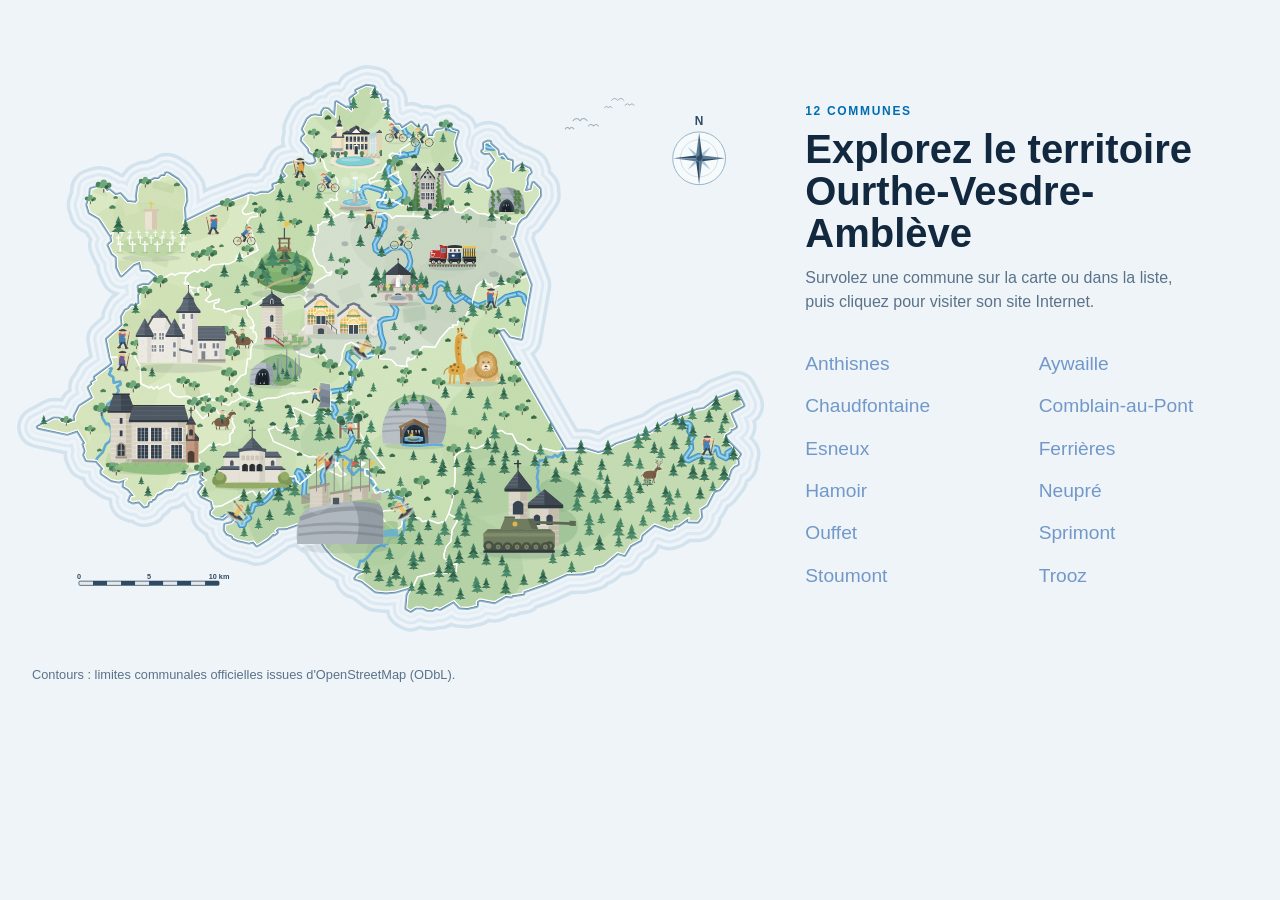
<file: public/lab-74b20752ffda4f14/index.html>
<!doctype html>
<html lang="fr">
<head>
<meta charset="utf-8">
<meta name="robots" content="noindex, nofollow, noarchive">
<meta name="viewport" content="width=device-width, initial-scale=1">
<title>GREOVA — Communes membres</title>
<style>
  :root {
    --blue-deep:  #0c4da2;
    --blue:       #006db3;
    --blue-light: #00afef;
    --ink:        #12283f;
    --paper:      #eef4f8;
    --paper2:     #e4edf3;
    --border:     #ffffff;
    --muted:      #5a728a;
  }
  * { box-sizing: border-box; }
  body {
    margin: 0;
    background: var(--paper);
    color: var(--ink);
    font: 16px/1.5 "Helvetica Neue", Helvetica, Arial, sans-serif;
    -webkit-font-smoothing: antialiased;
  }

  .region {
    display: grid;
    gap: 2.5rem 3.5rem;
    grid-template-columns: 1fr;
    align-items: center;
    max-width: 1440px;
    margin: 0 auto;
    padding: 3.5rem 1.5rem 4rem;
  }
  .region__map  { order: 2; min-width: 0; }   /* mobile: map under the list */
  .region__side { order: 1; }
  @media (min-width: 960px) {
    .region { grid-template-columns: minmax(0, 1.62fr) minmax(0, 1fr); padding: 5rem 2rem; }
    .region__map  { order: 1; }                /* desktop: map on the left */
    .region__side { order: 2; }
  }

  .eyebrow {
    margin: 0 0 .5rem;
    font-size: .75rem;
    font-weight: 700;
    letter-spacing: .14em;
    text-transform: uppercase;
    color: var(--blue);
  }
  .title { margin: 0 0 .75rem; font-size: clamp(1.8rem, 4vw, 2.5rem); line-height: 1.05; font-weight: 600; }
  .lede  { margin: 0 0 2rem; color: var(--muted); max-width: 42ch; }

  /* ---------------- side list ---------------- */
  .commune-list { display: none; }
  @media (min-width: 700px) {
    .commune-list {
      display: grid;
      grid-template-columns: 1fr 1fr;
      gap: .35rem 1.5rem;
      margin: 0; padding: 0; list-style: none;
    }
  }
  .commune-link {
    display: inline-flex; align-items: center; gap: .4rem;
    padding: .25rem .8rem;
    margin-left: -.8rem;
    border-radius: 999px;
    font-size: 1.2rem; font-weight: 500; text-decoration: none;
    color: var(--blue-deep);
    background: transparent;
    opacity: .55;
    transition: opacity .2s ease, color .2s ease, background-color .2s ease, transform .2s ease;
  }
  .commune-link__ext {
    display: inline-flex;
    align-items: center;
    opacity: 0;
    transform: translateX(-5px);
    transition: opacity .2s ease, transform .25s cubic-bezier(.2, .8, .3, 1);
  }
  .commune-link__ext .arrow { display: block; }
  .region[data-active] .commune-link { opacity: .28; }
  .region[data-active] .commune-link.is-active {
    opacity: 1;
    font-weight: 700;
    color: #fff;
    background: var(--blue);
    transform: translateX(5px);
    box-shadow: 0 2px 10px rgba(0, 109, 179, .28);
  }
  .region[data-active] .commune-link.is-active .commune-link__ext {
    opacity: .9;
    transform: translateX(0);
  }
  .commune-link:focus-visible { outline: 2px solid var(--blue-deep); outline-offset: 3px; }

  .commune-select-wrap { margin-top: .25rem; }
  @media (min-width: 700px) { .commune-select-wrap { display: none; } }
  .commune-select-wrap label { display: block; font-size: .75rem; font-weight: 600; margin-bottom: .35rem; }
  .commune-select {
    width: 100%; height: 3rem; padding: 0 .9rem;
    border: 1px solid #cfdbe6; border-radius: .75rem;
    background: #fff; color: var(--ink); font: inherit; font-weight: 500;
  }

  /* ---------------- map ---------------- */
  .map-frame { position: relative; width: 100%; }
  .map { display: block; width: 100%; height: auto; overflow: visible; }

  .commune__edge {
    fill: none;
    stroke: var(--border);
    stroke-width: 1.6;
    stroke-linejoin: round;
    transition: stroke .2s ease, stroke-width .2s ease, opacity .2s ease;
  }
  /* La végétation ne capte pas le pointeur : un arbre qui déborde chez la
     voisine laisse passer le survol jusqu'au sol qui est dessous. */
  .map__veg, .map__acts, .map__edges, .map__halo,
  .map__ornaments, .map__grain, .map__mask { pointer-events: none; }
  .map__mask { fill: var(--paper); }
  /* grain de papier : une seule passe de bruit, en surimpression très légère */
  /* détouré sur les terres : en pleine page, le rectangle du filtre se
     voyait comme un bloc gris derrière la carte */
  .map__grain { opacity: .05; mix-blend-mode: multiply;
                 transition: opacity .2s ease; }
  .region[data-active] .map__grain { opacity: .018; }
  .region[data-active] .map__ornaments { opacity: .45; transition: opacity .2s ease; }

  .commune-part { transition: opacity .2s ease; }
  .region[data-active] .commune-part { opacity: .32; }
  .region[data-active] .commune-part.is-active { opacity: 1; }
  /* la commune active n'est plus repeinte -- ce serait effacer sa scène :
     c'est le contraste d'opacité et le liseré qui la désignent. */
  .commune__edge.is-active { stroke: var(--blue); stroke-width: 3; }
  .commune { cursor: pointer; transition: opacity .2s ease; }

  .motif {
    cursor: pointer;
    transform-box: fill-box;
    transform-origin: 50% 92%;
    transition: opacity .2s ease, transform .25s cubic-bezier(.2, .8, .3, 1);
  }
  .region[data-active] .motif.is-active { transform: translateY(-3px) scale(1.035); }
  .commune:focus { outline: none; }
  .commune:focus-visible .commune__ground { stroke: var(--blue-deep); stroke-width: 3.5; }

  .legend { max-width: 1440px; margin: -2rem auto 3rem; padding: 0 1.5rem; font-size: .8rem; color: var(--muted); }
  @media (min-width: 960px) { .legend { padding: 0 2rem; } }
  .legend a { color: var(--blue); }

  @media (prefers-reduced-motion: reduce) {
    .commune-part, .commune__edge, .commune-link, .commune-link__ext { transition: none; }
    .commune-link__ext { transform: none; }
    .region[data-active] .motif.is-active { transform: none; }
    .region[data-active] .commune-link.is-active { transform: none; }
  }
</style>
</head>
<body>

<section class="region" id="region">
  <div class="region__map">
    <div class="map-frame">
      <svg class="map" viewBox="0 0 916.0 685.3" role="group"
           aria-label="Carte des 12 communes">
        <defs>
          <g id="hydro"><path d="M695.1 431.9 692.8 426.5 697.9 422.3 703.2 422.3 703.7 425.2 705.5 424.8 705.6 418.4 701.2 414.9 710.5 405.8" fill="none" stroke="#5FA9D4" stroke-width="3.4" stroke-linecap="round" stroke-linejoin="round"/><path d="M670.8 566.9 665.0 564.0 660.3 564.0 659.5 561.1 657.0 560.0 655.7 541.6 653.2 539.5 652.3 533.2 645.6 520.3 646.4 512.5 644.8 508.3 646.6 498.2 645.2 495.6 647.6 493.2 646.8 488.8 648.5 486.1 655.9 485.4 657.8 481.1 664.8 481.8 667.7 478.8 671.5 481.2 675.1 478.0 678.4 469.8 684.5 468.1 690.5 456.4 687.7 448.6 688.1 443.0 685.9 442.3 682.8 444.3 678.9 439.3 681.3 434.4 686.1 435.1 689.0 432.5 692.2 434.5 695.1 431.9" fill="none" stroke="#5FA9D4" stroke-width="3.4" stroke-linecap="round" stroke-linejoin="round"/><path d="M1039.2 236.3 1030.1 239.7 1030.8 241.2 1028.3 242.7 1021.9 244.2 1004.0 255.4 987.2 260.3 978.6 244.7 971.8 242.2 965.6 235.7 950.1 230.0 944.4 218.3 940.1 215.3 941.7 206.4 937.7 196.5 937.6 181.5 933.3 175.4 930.0 173.1 920.0 178.8 917.7 178.4 913.8 175.3 912.8 159.7 908.1 156.5 896.3 160.7 896.2 157.5 891.5 152.4" fill="none" stroke="#5FA9D4" stroke-width="3.4" stroke-linecap="round" stroke-linejoin="round"/><path d="M81.3 499.5 81.8 497.5 79.0 496.5 78.1 492.6 83.7 482.3 90.4 475.2 94.1 465.5 99.8 460.6 101.8 453.2 100.3 443.0 97.4 438.8 94.7 439.6 90.1 432.0 88.7 425.6 95.8 420.4 96.1 414.6 105.2 407.1 110.7 396.9 108.4 391.5 113.1 388.9 113.2 386.9 112.3 385.0 104.3 386.5 103.7 379.5 98.5 376.0 101.7 368.4 85.8 365.2 86.9 359.2 90.3 355.9 89.4 347.5 92.9 342.2 87.0 340.5 84.6 335.0 80.3 331.0 82.5 327.3 86.2 325.4 88.5 319.8 85.5 315.3 78.7 311.6 70.2 301.2 69.9 298.5 65.1 294.7 64.6 289.1 67.9 283.9 65.7 280.7 66.2 275.3 57.1 267.2 51.7 252.9" fill="none" stroke="#5FA9D4" stroke-width="3.4" stroke-linecap="round" stroke-linejoin="round"/><path d="M30.6 218.9 31.4 218.5" fill="none" stroke="#5FA9D4" stroke-width="3.4" stroke-linecap="round" stroke-linejoin="round"/><path d="M31.4 218.5 31.3 211.7" fill="none" stroke="#5FA9D4" stroke-width="3.4" stroke-linecap="round" stroke-linejoin="round"/><path d="M31.2 210.1 32.3 204.2" fill="none" stroke="#5FA9D4" stroke-width="3.4" stroke-linecap="round" stroke-linejoin="round"/><path d="M31.3 210.5 31.2 210.1" fill="none" stroke="#5FA9D4" stroke-width="3.4" stroke-linecap="round" stroke-linejoin="round"/><path d="M32.3 204.2 31.4 200.1" fill="none" stroke="#5FA9D4" stroke-width="3.4" stroke-linecap="round" stroke-linejoin="round"/><path d="M31.1 199.8 30.1 197.0" fill="none" stroke="#5FA9D4" stroke-width="3.4" stroke-linecap="round" stroke-linejoin="round"/><path d="M31.4 200.1 31.1 199.8" fill="none" stroke="#5FA9D4" stroke-width="3.4" stroke-linecap="round" stroke-linejoin="round"/><path d="M838.8 167.5 838.0 167.4" fill="none" stroke="#5FA9D4" stroke-width="3.4" stroke-linecap="round" stroke-linejoin="round"/><path d="M838.0 167.4 831.0 167.7 818.7 174.0 811.1 174.1 803.7 181.4 799.6 181.9 795.4 188.0 787.0 188.0 779.6 182.4 772.8 185.0 768.3 183.7 762.3 174.6 762.7 167.7 753.4 159.1 751.7 149.5 753.6 145.9 747.7 133.1 750.7 123.3 761.1 117.4 758.3 111.0 749.7 110.8 746.4 113.2 742.9 113.0 740.9 106.3 744.4 99.3" fill="none" stroke="#5FA9D4" stroke-width="3.4" stroke-linecap="round" stroke-linejoin="round"/><path d="M891.5 152.4 889.8 151.0 885.3 155.1 873.3 153.5 870.2 155.8 865.0 152.2 859.5 154.7 857.0 153.7 851.7 155.5 838.8 167.5" fill="none" stroke="#5FA9D4" stroke-width="3.4" stroke-linecap="round" stroke-linejoin="round"/><path d="M27.8 225.1 25.6 224.9 26.6 223.0" fill="none" stroke="#5FA9D4" stroke-width="3.4" stroke-linecap="round" stroke-linejoin="round"/><path d="M28.1 225.3 27.8 225.1" fill="none" stroke="#5FA9D4" stroke-width="3.4" stroke-linecap="round" stroke-linejoin="round"/><path d="M29.1 226.4 28.1 225.3" fill="none" stroke="#5FA9D4" stroke-width="3.4" stroke-linecap="round" stroke-linejoin="round"/><path d="M415.0 640.1 411.7 637.5 411.6 630.0 415.6 626.4 419.2 614.2 422.6 614.4 427.7 610.5 438.3 597.9 446.2 593.8 450.0 595.2 450.9 592.7 453.9 592.4 457.6 584.6 464.8 583.7 472.7 579.6 475.9 573.1 474.3 564.5 476.6 562.4 476.3 558.5 481.7 554.2 481.3 549.5 479.2 544.7 473.7 540.3 473.4 535.7 464.6 532.9 455.7 524.8 444.3 526.1 432.3 513.1 433.3 510.7 431.6 505.3 426.5 497.8 421.8 498.4 418.4 496.4 410.1 504.7 407.6 502.0 409.5 501.9 408.8 500.7 404.9 498.8 405.9 497.0 403.2 495.9 407.7 487.1 398.2 480.4 389.1 481.8 387.4 480.4" fill="none" stroke="#5FA9D4" stroke-width="3.4" stroke-linecap="round" stroke-linejoin="round"/><path d="M27.5 250.9 27.0 249.4" fill="none" stroke="#5FA9D4" stroke-width="3.4" stroke-linecap="round" stroke-linejoin="round"/><path d="M27.0 249.4 27.4 245.5 32.2 246.1 35.5 243.5 25.9 221.5 28.1 218.8 30.6 218.9" fill="none" stroke="#5FA9D4" stroke-width="3.4" stroke-linecap="round" stroke-linejoin="round"/><path d="M423.1 654.5 421.0 647.1 415.3 640.3" fill="none" stroke="#5FA9D4" stroke-width="3.4" stroke-linecap="round" stroke-linejoin="round"/><path d="M455.2 705.3 442.1 701.7 429.9 691.9 420.8 669.3 424.0 663.6 422.8 657.7 424.4 651.5 419.3 641.8 415.0 640.1" fill="none" stroke="#5FA9D4" stroke-width="3.4" stroke-linecap="round" stroke-linejoin="round"/><path d="M50.1 252.2 46.0 251.0 42.3 254.0 38.4 251.6 31.8 254.4 27.5 250.9" fill="none" stroke="#5FA9D4" stroke-width="3.4" stroke-linecap="round" stroke-linejoin="round"/><path d="M51.7 252.9 50.1 252.2" fill="none" stroke="#5FA9D4" stroke-width="3.4" stroke-linecap="round" stroke-linejoin="round"/><path d="M81.2 499.8 81.3 499.5" fill="none" stroke="#5FA9D4" stroke-width="3.4" stroke-linecap="round" stroke-linejoin="round"/><path d="M85.0 521.6 85.7 518.5 82.2 519.4 76.8 516.3 81.2 499.8" fill="none" stroke="#5FA9D4" stroke-width="3.4" stroke-linecap="round" stroke-linejoin="round"/><path d="M81.3 333.0 80.4 331.6" fill="none" stroke="#5FA9D4" stroke-width="3.4" stroke-linecap="round" stroke-linejoin="round"/><path d="M31.3 211.6 31.3 210.5" fill="none" stroke="#5FA9D4" stroke-width="3.4" stroke-linecap="round" stroke-linejoin="round"/><path d="M31.3 211.7 31.3 211.6" fill="none" stroke="#5FA9D4" stroke-width="3.4" stroke-linecap="round" stroke-linejoin="round"/><path d="M447.8 141.6 450.0 148.6 443.0 158.3 443.6 160.6 453.1 162.0 459.6 160.6 475.5 150.4 476.3 143.3 468.6 131.2 455.7 121.5 454.2 114.0 459.8 103.4 465.6 98.5 490.6 93.2 493.5 82.0 488.1 75.8" fill="none" stroke="#3E8FC4" stroke-width="7.0" stroke-linecap="round" stroke-linejoin="round"/><path d="M447.8 141.6 450.0 148.6 443.0 158.3 443.6 160.6 453.1 162.0 459.6 160.6 475.5 150.4 476.3 143.3 468.6 131.2 455.7 121.5 454.2 114.0 459.8 103.4 465.6 98.5 490.6 93.2 493.5 82.0 488.1 75.8" fill="none" stroke="#66B4DE" stroke-width="4.4" stroke-linecap="round" stroke-linejoin="round"/><path d="M447.8 141.6 450.0 148.6 443.0 158.3 443.6 160.6 453.1 162.0 459.6 160.6 475.5 150.4 476.3 143.3 468.6 131.2 455.7 121.5 454.2 114.0 459.8 103.4 465.6 98.5 490.6 93.2 493.5 82.0 488.1 75.8" fill="none" stroke="#BFE4F6" stroke-width="1.6" stroke-linecap="round" stroke-linejoin="round" opacity="0.75"/><path d="M420.6 141.4 424.2 136.6 429.1 135.8 447.8 141.6" fill="none" stroke="#3E8FC4" stroke-width="7.0" stroke-linecap="round" stroke-linejoin="round"/><path d="M420.6 141.4 424.2 136.6 429.1 135.8 447.8 141.6" fill="none" stroke="#66B4DE" stroke-width="4.4" stroke-linecap="round" stroke-linejoin="round"/><path d="M420.6 141.4 424.2 136.6 429.1 135.8 447.8 141.6" fill="none" stroke="#BFE4F6" stroke-width="1.6" stroke-linecap="round" stroke-linejoin="round" opacity="0.75"/><path d="M307.8 702.6 297.8 702.0 294.1 698.5" fill="none" stroke="#3E8FC4" stroke-width="7.0" stroke-linecap="round" stroke-linejoin="round"/><path d="M307.8 702.6 297.8 702.0 294.1 698.5" fill="none" stroke="#66B4DE" stroke-width="4.4" stroke-linecap="round" stroke-linejoin="round"/><path d="M307.8 702.6 297.8 702.0 294.1 698.5" fill="none" stroke="#BFE4F6" stroke-width="1.6" stroke-linecap="round" stroke-linejoin="round" opacity="0.75"/><path d="M409.5 458.4 406.6 450.0 401.4 446.1 398.7 440.6 406.9 436.9 407.6 432.0 403.6 427.6 395.3 432.8 386.3 430.3 385.0 426.8 388.3 422.6 385.6 415.5 377.0 411.4 375.6 404.2 381.8 397.9 399.5 395.4 406.5 388.8 410.6 376.2 409.5 370.0 411.2 364.7 402.7 356.2 404.2 349.0 412.3 346.5 421.0 353.9 427.5 353.9 447.5 342.2 449.2 335.8 445.6 325.6 443.5 309.6 448.3 305.7 463.2 303.2 465.7 293.6 460.4 286.9 461.4 283.8 464.5 281.9 472.4 284.7 474.6 282.2 475.1 278.9 468.9 271.2 467.2 263.3 472.4 250.6 482.2 237.8 483.4 231.1 480.4 220.7 472.4 213.0 458.0 215.4 446.6 222.5 438.6 217.0 437.5 209.7 447.9 190.8 451.4 177.8 447.4 172.9 434.4 172.2 431.1 169.5 420.6 144.8 420.6 141.4" fill="none" stroke="#3E8FC4" stroke-width="7.0" stroke-linecap="round" stroke-linejoin="round"/><path d="M409.5 458.4 406.6 450.0 401.4 446.1 398.7 440.6 406.9 436.9 407.6 432.0 403.6 427.6 395.3 432.8 386.3 430.3 385.0 426.8 388.3 422.6 385.6 415.5 377.0 411.4 375.6 404.2 381.8 397.9 399.5 395.4 406.5 388.8 410.6 376.2 409.5 370.0 411.2 364.7 402.7 356.2 404.2 349.0 412.3 346.5 421.0 353.9 427.5 353.9 447.5 342.2 449.2 335.8 445.6 325.6 443.5 309.6 448.3 305.7 463.2 303.2 465.7 293.6 460.4 286.9 461.4 283.8 464.5 281.9 472.4 284.7 474.6 282.2 475.1 278.9 468.9 271.2 467.2 263.3 472.4 250.6 482.2 237.8 483.4 231.1 480.4 220.7 472.4 213.0 458.0 215.4 446.6 222.5 438.6 217.0 437.5 209.7 447.9 190.8 451.4 177.8 447.4 172.9 434.4 172.2 431.1 169.5 420.6 144.8 420.6 141.4" fill="none" stroke="#66B4DE" stroke-width="4.4" stroke-linecap="round" stroke-linejoin="round"/><path d="M409.5 458.4 406.6 450.0 401.4 446.1 398.7 440.6 406.9 436.9 407.6 432.0 403.6 427.6 395.3 432.8 386.3 430.3 385.0 426.8 388.3 422.6 385.6 415.5 377.0 411.4 375.6 404.2 381.8 397.9 399.5 395.4 406.5 388.8 410.6 376.2 409.5 370.0 411.2 364.7 402.7 356.2 404.2 349.0 412.3 346.5 421.0 353.9 427.5 353.9 447.5 342.2 449.2 335.8 445.6 325.6 443.5 309.6 448.3 305.7 463.2 303.2 465.7 293.6 460.4 286.9 461.4 283.8 464.5 281.9 472.4 284.7 474.6 282.2 475.1 278.9 468.9 271.2 467.2 263.3 472.4 250.6 482.2 237.8 483.4 231.1 480.4 220.7 472.4 213.0 458.0 215.4 446.6 222.5 438.6 217.0 437.5 209.7 447.9 190.8 451.4 177.8 447.4 172.9 434.4 172.2 431.1 169.5 420.6 144.8 420.6 141.4" fill="none" stroke="#BFE4F6" stroke-width="1.6" stroke-linecap="round" stroke-linejoin="round" opacity="0.75"/><path d="M797.7 62.1 797.0 61.8" fill="none" stroke="#3E8FC4" stroke-width="7.0" stroke-linecap="round" stroke-linejoin="round"/><path d="M797.7 62.1 797.0 61.8" fill="none" stroke="#66B4DE" stroke-width="4.4" stroke-linecap="round" stroke-linejoin="round"/><path d="M797.7 62.1 797.0 61.8" fill="none" stroke="#BFE4F6" stroke-width="1.6" stroke-linecap="round" stroke-linejoin="round" opacity="0.75"/><path d="M799.4 60.2 797.7 62.1" fill="none" stroke="#3E8FC4" stroke-width="7.0" stroke-linecap="round" stroke-linejoin="round"/><path d="M799.4 60.2 797.7 62.1" fill="none" stroke="#66B4DE" stroke-width="4.4" stroke-linecap="round" stroke-linejoin="round"/><path d="M799.4 60.2 797.7 62.1" fill="none" stroke="#BFE4F6" stroke-width="1.6" stroke-linecap="round" stroke-linejoin="round" opacity="0.75"/><path d="M799.6 59.7 799.4 60.2" fill="none" stroke="#3E8FC4" stroke-width="7.0" stroke-linecap="round" stroke-linejoin="round"/><path d="M799.6 59.7 799.4 60.2" fill="none" stroke="#66B4DE" stroke-width="4.4" stroke-linecap="round" stroke-linejoin="round"/><path d="M799.6 59.7 799.4 60.2" fill="none" stroke="#BFE4F6" stroke-width="1.6" stroke-linecap="round" stroke-linejoin="round" opacity="0.75"/><path d="M225.3 620.7 223.3 624.8 227.1 637.6 220.7 637.5 220.2 639.6 222.8 642.5 214.3 639.4 215.2 635.3 213.6 629.2 210.4 626.9 207.7 611.7 209.7 607.7 215.9 604.9 220.0 598.2 226.9 598.3 233.2 604.3 234.0 600.5 245.9 594.3 248.9 584.6 244.0 579.5 238.3 576.9 238.6 573.1 243.0 571.0 243.5 568.1 241.0 561.4 244.1 560.1 249.9 561.4 247.2 557.7 252.0 556.7 264.3 563.4 266.5 568.8 270.5 568.6 271.6 564.1 277.7 559.4 274.7 554.7 275.3 552.3 280.5 551.1 283.3 542.1 294.5 539.9 301.5 534.1 306.4 527.8 304.9 523.8 306.7 520.9 311.9 519.9 315.4 524.0 319.0 523.1 320.0 521.5 316.6 517.1 325.2 509.6 340.0 513.4 341.6 509.7 338.2 502.3 339.9 499.2 343.1 500.2 348.8 509.2 347.1 529.8 353.9 532.5 363.4 527.8 367.7 529.9 369.5 526.6 367.6 522.9 370.5 520.0 372.3 512.2 370.7 505.3 371.9 500.2 379.0 491.6 381.8 492.5 383.7 488.2 387.2 488.1 389.0 476.7 393.1 473.4 403.0 470.0 409.5 458.4" fill="none" stroke="#3E8FC4" stroke-width="7.0" stroke-linecap="round" stroke-linejoin="round"/><path d="M225.3 620.7 223.3 624.8 227.1 637.6 220.7 637.5 220.2 639.6 222.8 642.5 214.3 639.4 215.2 635.3 213.6 629.2 210.4 626.9 207.7 611.7 209.7 607.7 215.9 604.9 220.0 598.2 226.9 598.3 233.2 604.3 234.0 600.5 245.9 594.3 248.9 584.6 244.0 579.5 238.3 576.9 238.6 573.1 243.0 571.0 243.5 568.1 241.0 561.4 244.1 560.1 249.9 561.4 247.2 557.7 252.0 556.7 264.3 563.4 266.5 568.8 270.5 568.6 271.6 564.1 277.7 559.4 274.7 554.7 275.3 552.3 280.5 551.1 283.3 542.1 294.5 539.9 301.5 534.1 306.4 527.8 304.9 523.8 306.7 520.9 311.9 519.9 315.4 524.0 319.0 523.1 320.0 521.5 316.6 517.1 325.2 509.6 340.0 513.4 341.6 509.7 338.2 502.3 339.9 499.2 343.1 500.2 348.8 509.2 347.1 529.8 353.9 532.5 363.4 527.8 367.7 529.9 369.5 526.6 367.6 522.9 370.5 520.0 372.3 512.2 370.7 505.3 371.9 500.2 379.0 491.6 381.8 492.5 383.7 488.2 387.2 488.1 389.0 476.7 393.1 473.4 403.0 470.0 409.5 458.4" fill="none" stroke="#66B4DE" stroke-width="4.4" stroke-linecap="round" stroke-linejoin="round"/><path d="M225.3 620.7 223.3 624.8 227.1 637.6 220.7 637.5 220.2 639.6 222.8 642.5 214.3 639.4 215.2 635.3 213.6 629.2 210.4 626.9 207.7 611.7 209.7 607.7 215.9 604.9 220.0 598.2 226.9 598.3 233.2 604.3 234.0 600.5 245.9 594.3 248.9 584.6 244.0 579.5 238.3 576.9 238.6 573.1 243.0 571.0 243.5 568.1 241.0 561.4 244.1 560.1 249.9 561.4 247.2 557.7 252.0 556.7 264.3 563.4 266.5 568.8 270.5 568.6 271.6 564.1 277.7 559.4 274.7 554.7 275.3 552.3 280.5 551.1 283.3 542.1 294.5 539.9 301.5 534.1 306.4 527.8 304.9 523.8 306.7 520.9 311.9 519.9 315.4 524.0 319.0 523.1 320.0 521.5 316.6 517.1 325.2 509.6 340.0 513.4 341.6 509.7 338.2 502.3 339.9 499.2 343.1 500.2 348.8 509.2 347.1 529.8 353.9 532.5 363.4 527.8 367.7 529.9 369.5 526.6 367.6 522.9 370.5 520.0 372.3 512.2 370.7 505.3 371.9 500.2 379.0 491.6 381.8 492.5 383.7 488.2 387.2 488.1 389.0 476.7 393.1 473.4 403.0 470.0 409.5 458.4" fill="none" stroke="#BFE4F6" stroke-width="1.6" stroke-linecap="round" stroke-linejoin="round" opacity="0.75"/><path d="M414.6 853.3 412.3 845.5 414.5 841.6 408.2 830.4 411.6 815.0 406.4 813.8 394.8 815.9 393.0 811.0 388.3 810.2 391.1 804.4 388.0 793.0 390.2 789.5 397.2 787.5 398.5 784.3 395.7 776.2 390.2 771.9 385.3 771.0 379.7 766.8 377.8 762.0 370.2 757.7 369.0 754.2 371.8 751.2 369.1 744.3 358.8 742.5 357.2 738.6 344.9 729.4 343.3 721.0 341.1 720.2 339.3 723.2 336.9 723.4 332.2 719.6 331.3 715.1 323.6 712.6 316.1 713.1 311.3 703.2 294.1 698.5" fill="none" stroke="#3E8FC4" stroke-width="7.0" stroke-linecap="round" stroke-linejoin="round"/><path d="M414.6 853.3 412.3 845.5 414.5 841.6 408.2 830.4 411.6 815.0 406.4 813.8 394.8 815.9 393.0 811.0 388.3 810.2 391.1 804.4 388.0 793.0 390.2 789.5 397.2 787.5 398.5 784.3 395.7 776.2 390.2 771.9 385.3 771.0 379.7 766.8 377.8 762.0 370.2 757.7 369.0 754.2 371.8 751.2 369.1 744.3 358.8 742.5 357.2 738.6 344.9 729.4 343.3 721.0 341.1 720.2 339.3 723.2 336.9 723.4 332.2 719.6 331.3 715.1 323.6 712.6 316.1 713.1 311.3 703.2 294.1 698.5" fill="none" stroke="#66B4DE" stroke-width="4.4" stroke-linecap="round" stroke-linejoin="round"/><path d="M414.6 853.3 412.3 845.5 414.5 841.6 408.2 830.4 411.6 815.0 406.4 813.8 394.8 815.9 393.0 811.0 388.3 810.2 391.1 804.4 388.0 793.0 390.2 789.5 397.2 787.5 398.5 784.3 395.7 776.2 390.2 771.9 385.3 771.0 379.7 766.8 377.8 762.0 370.2 757.7 369.0 754.2 371.8 751.2 369.1 744.3 358.8 742.5 357.2 738.6 344.9 729.4 343.3 721.0 341.1 720.2 339.3 723.2 336.9 723.4 332.2 719.6 331.3 715.1 323.6 712.6 316.1 713.1 311.3 703.2 294.1 698.5" fill="none" stroke="#BFE4F6" stroke-width="1.6" stroke-linecap="round" stroke-linejoin="round" opacity="0.75"/><path d="M927.6 446.5 910.8 450.5 905.9 456.3 907.3 463.7 897.9 464.0 895.2 471.9 887.7 476.2 888.0 481.2 886.3 483.3 877.6 479.1 875.2 470.1 872.0 469.3 867.8 474.4 867.4 481.4 850.9 479.9 838.2 486.2 835.0 484.4 834.3 481.9 842.3 470.6 841.1 460.7 844.1 455.1 839.8 449.3" fill="none" stroke="#3E8FC4" stroke-width="7.0" stroke-linecap="round" stroke-linejoin="round"/><path d="M927.6 446.5 910.8 450.5 905.9 456.3 907.3 463.7 897.9 464.0 895.2 471.9 887.7 476.2 888.0 481.2 886.3 483.3 877.6 479.1 875.2 470.1 872.0 469.3 867.8 474.4 867.4 481.4 850.9 479.9 838.2 486.2 835.0 484.4 834.3 481.9 842.3 470.6 841.1 460.7 844.1 455.1 839.8 449.3" fill="none" stroke="#66B4DE" stroke-width="4.4" stroke-linecap="round" stroke-linejoin="round"/><path d="M927.6 446.5 910.8 450.5 905.9 456.3 907.3 463.7 897.9 464.0 895.2 471.9 887.7 476.2 888.0 481.2 886.3 483.3 877.6 479.1 875.2 470.1 872.0 469.3 867.8 474.4 867.4 481.4 850.9 479.9 838.2 486.2 835.0 484.4 834.3 481.9 842.3 470.6 841.1 460.7 844.1 455.1 839.8 449.3" fill="none" stroke="#BFE4F6" stroke-width="1.6" stroke-linecap="round" stroke-linejoin="round" opacity="0.75"/><path d="M621.6 272.8 615.0 274.4" fill="none" stroke="#3E8FC4" stroke-width="7.0" stroke-linecap="round" stroke-linejoin="round"/><path d="M621.6 272.8 615.0 274.4" fill="none" stroke="#66B4DE" stroke-width="4.4" stroke-linecap="round" stroke-linejoin="round"/><path d="M621.6 272.8 615.0 274.4" fill="none" stroke="#BFE4F6" stroke-width="1.6" stroke-linecap="round" stroke-linejoin="round" opacity="0.75"/><path d="M629.7 280.2 628.5 276.9" fill="none" stroke="#3E8FC4" stroke-width="7.0" stroke-linecap="round" stroke-linejoin="round"/><path d="M629.7 280.2 628.5 276.9" fill="none" stroke="#66B4DE" stroke-width="4.4" stroke-linecap="round" stroke-linejoin="round"/><path d="M629.7 280.2 628.5 276.9" fill="none" stroke="#BFE4F6" stroke-width="1.6" stroke-linecap="round" stroke-linejoin="round" opacity="0.75"/><path d="M621.6 272.8 605.4 276.7 591.9 286.9 580.8 284.2 570.4 288.3 562.6 285.1 550.8 276.2 540.5 282.5 538.7 281.9 532.5 274.8 528.1 262.8 523.8 259.8 520.7 259.7 515.0 264.5 513.9 274.1 510.2 282.8 503.4 282.2 497.1 272.9 494.4 271.7 482.9 274.3 468.6 270.5" fill="none" stroke="#3E8FC4" stroke-width="7.0" stroke-linecap="round" stroke-linejoin="round"/><path d="M621.6 272.8 605.4 276.7 591.9 286.9 580.8 284.2 570.4 288.3 562.6 285.1 550.8 276.2 540.5 282.5 538.7 281.9 532.5 274.8 528.1 262.8 523.8 259.8 520.7 259.7 515.0 264.5 513.9 274.1 510.2 282.8 503.4 282.2 497.1 272.9 494.4 271.7 482.9 274.3 468.6 270.5" fill="none" stroke="#66B4DE" stroke-width="4.4" stroke-linecap="round" stroke-linejoin="round"/><path d="M621.6 272.8 605.4 276.7 591.9 286.9 580.8 284.2 570.4 288.3 562.6 285.1 550.8 276.2 540.5 282.5 538.7 281.9 532.5 274.8 528.1 262.8 523.8 259.8 520.7 259.7 515.0 264.5 513.9 274.1 510.2 282.8 503.4 282.2 497.1 272.9 494.4 271.7 482.9 274.3 468.6 270.5" fill="none" stroke="#BFE4F6" stroke-width="1.6" stroke-linecap="round" stroke-linejoin="round" opacity="0.75"/><path d="M290.2 539.8 292.1 539.8" fill="none" stroke="#3E8FC4" stroke-width="7.0" stroke-linecap="round" stroke-linejoin="round"/><path d="M290.2 539.8 292.1 539.8" fill="none" stroke="#66B4DE" stroke-width="4.4" stroke-linecap="round" stroke-linejoin="round"/><path d="M290.2 539.8 292.1 539.8" fill="none" stroke="#BFE4F6" stroke-width="1.6" stroke-linecap="round" stroke-linejoin="round" opacity="0.75"/><path d="M488.1 75.8 477.5 67.9" fill="none" stroke="#3E8FC4" stroke-width="7.0" stroke-linecap="round" stroke-linejoin="round"/><path d="M488.1 75.8 477.5 67.9" fill="none" stroke="#66B4DE" stroke-width="4.4" stroke-linecap="round" stroke-linejoin="round"/><path d="M488.1 75.8 477.5 67.9" fill="none" stroke="#BFE4F6" stroke-width="1.6" stroke-linecap="round" stroke-linejoin="round" opacity="0.75"/><path d="M749.6 98.4 744.4 99.3 738.3 96.2 735.4 104.4 721.8 110.3 719.6 99.7 716.7 99.2 714.8 103.9 717.7 108.9 716.5 112.2 709.3 112.6 701.9 103.5 700.4 109.9 695.6 111.4 694.1 109.4 694.6 99.2 699.1 91.8 695.2 87.6 689.9 86.2 681.8 93.2 665.3 89.8 660.8 94.6 662.4 103.0 657.4 110.0 638.7 99.6 631.1 104.4 621.9 105.3 612.3 95.4 608.1 94.8 605.4 97.8 601.9 97.8 603.3 91.7 598.5 84.3 595.2 83.6 589.9 86.8 583.1 86.5 572.8 80.6 570.5 75.2 562.6 73.8 555.8 67.2 555.8 57.5 553.6 58.0 552.7 62.2 548.0 66.8 526.5 59.4 525.9 57.0 530.7 53.0 530.4 45.3 533.8 41.4 525.3 34.4 521.6 19.8 516.4 16.7 508.8 18.6 504.6 13.9" fill="none" stroke="#3E8FC4" stroke-width="7.0" stroke-linecap="round" stroke-linejoin="round"/><path d="M749.6 98.4 744.4 99.3 738.3 96.2 735.4 104.4 721.8 110.3 719.6 99.7 716.7 99.2 714.8 103.9 717.7 108.9 716.5 112.2 709.3 112.6 701.9 103.5 700.4 109.9 695.6 111.4 694.1 109.4 694.6 99.2 699.1 91.8 695.2 87.6 689.9 86.2 681.8 93.2 665.3 89.8 660.8 94.6 662.4 103.0 657.4 110.0 638.7 99.6 631.1 104.4 621.9 105.3 612.3 95.4 608.1 94.8 605.4 97.8 601.9 97.8 603.3 91.7 598.5 84.3 595.2 83.6 589.9 86.8 583.1 86.5 572.8 80.6 570.5 75.2 562.6 73.8 555.8 67.2 555.8 57.5 553.6 58.0 552.7 62.2 548.0 66.8 526.5 59.4 525.9 57.0 530.7 53.0 530.4 45.3 533.8 41.4 525.3 34.4 521.6 19.8 516.4 16.7 508.8 18.6 504.6 13.9" fill="none" stroke="#66B4DE" stroke-width="4.4" stroke-linecap="round" stroke-linejoin="round"/><path d="M749.6 98.4 744.4 99.3 738.3 96.2 735.4 104.4 721.8 110.3 719.6 99.7 716.7 99.2 714.8 103.9 717.7 108.9 716.5 112.2 709.3 112.6 701.9 103.5 700.4 109.9 695.6 111.4 694.1 109.4 694.6 99.2 699.1 91.8 695.2 87.6 689.9 86.2 681.8 93.2 665.3 89.8 660.8 94.6 662.4 103.0 657.4 110.0 638.7 99.6 631.1 104.4 621.9 105.3 612.3 95.4 608.1 94.8 605.4 97.8 601.9 97.8 603.3 91.7 598.5 84.3 595.2 83.6 589.9 86.8 583.1 86.5 572.8 80.6 570.5 75.2 562.6 73.8 555.8 67.2 555.8 57.5 553.6 58.0 552.7 62.2 548.0 66.8 526.5 59.4 525.9 57.0 530.7 53.0 530.4 45.3 533.8 41.4 525.3 34.4 521.6 19.8 516.4 16.7 508.8 18.6 504.6 13.9" fill="none" stroke="#BFE4F6" stroke-width="1.6" stroke-linecap="round" stroke-linejoin="round" opacity="0.75"/><path d="M797.0 61.8 790.9 61.2 787.5 63.1 791.2 73.2 787.6 80.4 787.7 84.3 781.1 86.9 782.8 95.4 778.6 97.3 770.0 95.4 761.9 99.2 749.6 98.4" fill="none" stroke="#3E8FC4" stroke-width="7.0" stroke-linecap="round" stroke-linejoin="round"/><path d="M797.0 61.8 790.9 61.2 787.5 63.1 791.2 73.2 787.6 80.4 787.7 84.3 781.1 86.9 782.8 95.4 778.6 97.3 770.0 95.4 761.9 99.2 749.6 98.4" fill="none" stroke="#66B4DE" stroke-width="4.4" stroke-linecap="round" stroke-linejoin="round"/><path d="M797.0 61.8 790.9 61.2 787.5 63.1 791.2 73.2 787.6 80.4 787.7 84.3 781.1 86.9 782.8 95.4 778.6 97.3 770.0 95.4 761.9 99.2 749.6 98.4" fill="none" stroke="#BFE4F6" stroke-width="1.6" stroke-linecap="round" stroke-linejoin="round" opacity="0.75"/><path d="M216.9 603.4 217.0 601.6" fill="none" stroke="#3E8FC4" stroke-width="7.0" stroke-linecap="round" stroke-linejoin="round"/><path d="M216.9 603.4 217.0 601.6" fill="none" stroke="#66B4DE" stroke-width="4.4" stroke-linecap="round" stroke-linejoin="round"/><path d="M216.9 603.4 217.0 601.6" fill="none" stroke="#BFE4F6" stroke-width="1.6" stroke-linecap="round" stroke-linejoin="round" opacity="0.75"/><path d="M839.8 449.3 839.2 448.6" fill="none" stroke="#3E8FC4" stroke-width="7.0" stroke-linecap="round" stroke-linejoin="round"/><path d="M839.8 449.3 839.2 448.6" fill="none" stroke="#66B4DE" stroke-width="4.4" stroke-linecap="round" stroke-linejoin="round"/><path d="M839.8 449.3 839.2 448.6" fill="none" stroke="#BFE4F6" stroke-width="1.6" stroke-linecap="round" stroke-linejoin="round" opacity="0.75"/><path d="M477.5 67.9 474.6 62.2 476.8 46.6 482.0 38.4 494.8 32.8 503.4 21.8 504.8 15.3 500.9 9.4 489.3 7.7 480.6 3.9" fill="none" stroke="#3E8FC4" stroke-width="7.0" stroke-linecap="round" stroke-linejoin="round"/><path d="M477.5 67.9 474.6 62.2 476.8 46.6 482.0 38.4 494.8 32.8 503.4 21.8 504.8 15.3 500.9 9.4 489.3 7.7 480.6 3.9" fill="none" stroke="#66B4DE" stroke-width="4.4" stroke-linecap="round" stroke-linejoin="round"/><path d="M477.5 67.9 474.6 62.2 476.8 46.6 482.0 38.4 494.8 32.8 503.4 21.8 504.8 15.3 500.9 9.4 489.3 7.7 480.6 3.9" fill="none" stroke="#BFE4F6" stroke-width="1.6" stroke-linecap="round" stroke-linejoin="round" opacity="0.75"/><path d="M710.5 405.8 712.1 404.0" fill="none" stroke="#3E8FC4" stroke-width="7.0" stroke-linecap="round" stroke-linejoin="round"/><path d="M710.5 405.8 712.1 404.0" fill="none" stroke="#66B4DE" stroke-width="4.4" stroke-linecap="round" stroke-linejoin="round"/><path d="M710.5 405.8 712.1 404.0" fill="none" stroke="#BFE4F6" stroke-width="1.6" stroke-linecap="round" stroke-linejoin="round" opacity="0.75"/><path d="M711.9 408.7 710.5 405.8" fill="none" stroke="#3E8FC4" stroke-width="7.0" stroke-linecap="round" stroke-linejoin="round"/><path d="M711.9 408.7 710.5 405.8" fill="none" stroke="#66B4DE" stroke-width="4.4" stroke-linecap="round" stroke-linejoin="round"/><path d="M711.9 408.7 710.5 405.8" fill="none" stroke="#BFE4F6" stroke-width="1.6" stroke-linecap="round" stroke-linejoin="round" opacity="0.75"/><path d="M688.7 399.7 683.7 395.8" fill="none" stroke="#3E8FC4" stroke-width="7.0" stroke-linecap="round" stroke-linejoin="round"/><path d="M688.7 399.7 683.7 395.8" fill="none" stroke="#66B4DE" stroke-width="4.4" stroke-linecap="round" stroke-linejoin="round"/><path d="M688.7 399.7 683.7 395.8" fill="none" stroke="#BFE4F6" stroke-width="1.6" stroke-linecap="round" stroke-linejoin="round" opacity="0.75"/><path d="M839.8 449.3 840.5 439.9 837.8 438.1 830.7 438.8 827.3 437.0 822.1 432.1 817.5 423.3 812.7 420.9 809.2 423.5 807.2 431.1 809.8 435.8 807.7 438.3 801.2 438.3 785.7 425.0 780.7 427.0 775.9 433.4 777.4 441.3 775.5 445.0 767.9 436.9 766.7 431.3 764.1 429.3 752.2 439.5 748.4 436.9 745.1 441.1 742.2 440.8 738.2 436.9 739.2 421.8 733.5 413.6 730.1 412.6 726.9 418.6 718.6 420.0 712.1 411.8 711.4 402.3 693.3 404.3 679.7 393.1 661.1 388.1 653.0 379.1 658.6 366.5 658.4 356.8 661.9 349.3 663.1 336.4 667.2 329.8 664.3 313.3 669.4 300.8 664.5 296.1 649.1 299.8 645.4 305.4 646.3 320.6 640.6 324.8 634.9 324.8 631.0 321.3 628.8 314.9 636.9 291.7 629.9 283.1 627.5 275.2 621.6 272.8" fill="none" stroke="#3E8FC4" stroke-width="7.0" stroke-linecap="round" stroke-linejoin="round"/><path d="M839.8 449.3 840.5 439.9 837.8 438.1 830.7 438.8 827.3 437.0 822.1 432.1 817.5 423.3 812.7 420.9 809.2 423.5 807.2 431.1 809.8 435.8 807.7 438.3 801.2 438.3 785.7 425.0 780.7 427.0 775.9 433.4 777.4 441.3 775.5 445.0 767.9 436.9 766.7 431.3 764.1 429.3 752.2 439.5 748.4 436.9 745.1 441.1 742.2 440.8 738.2 436.9 739.2 421.8 733.5 413.6 730.1 412.6 726.9 418.6 718.6 420.0 712.1 411.8 711.4 402.3 693.3 404.3 679.7 393.1 661.1 388.1 653.0 379.1 658.6 366.5 658.4 356.8 661.9 349.3 663.1 336.4 667.2 329.8 664.3 313.3 669.4 300.8 664.5 296.1 649.1 299.8 645.4 305.4 646.3 320.6 640.6 324.8 634.9 324.8 631.0 321.3 628.8 314.9 636.9 291.7 629.9 283.1 627.5 275.2 621.6 272.8" fill="none" stroke="#66B4DE" stroke-width="4.4" stroke-linecap="round" stroke-linejoin="round"/><path d="M839.8 449.3 840.5 439.9 837.8 438.1 830.7 438.8 827.3 437.0 822.1 432.1 817.5 423.3 812.7 420.9 809.2 423.5 807.2 431.1 809.8 435.8 807.7 438.3 801.2 438.3 785.7 425.0 780.7 427.0 775.9 433.4 777.4 441.3 775.5 445.0 767.9 436.9 766.7 431.3 764.1 429.3 752.2 439.5 748.4 436.9 745.1 441.1 742.2 440.8 738.2 436.9 739.2 421.8 733.5 413.6 730.1 412.6 726.9 418.6 718.6 420.0 712.1 411.8 711.4 402.3 693.3 404.3 679.7 393.1 661.1 388.1 653.0 379.1 658.6 366.5 658.4 356.8 661.9 349.3 663.1 336.4 667.2 329.8 664.3 313.3 669.4 300.8 664.5 296.1 649.1 299.8 645.4 305.4 646.3 320.6 640.6 324.8 634.9 324.8 631.0 321.3 628.8 314.9 636.9 291.7 629.9 283.1 627.5 275.2 621.6 272.8" fill="none" stroke="#BFE4F6" stroke-width="1.6" stroke-linecap="round" stroke-linejoin="round" opacity="0.75"/><path d="M401.3 393.5 405.6 389.8" fill="none" stroke="#3E8FC4" stroke-width="7.0" stroke-linecap="round" stroke-linejoin="round"/><path d="M401.3 393.5 405.6 389.8" fill="none" stroke="#66B4DE" stroke-width="4.4" stroke-linecap="round" stroke-linejoin="round"/><path d="M401.3 393.5 405.6 389.8" fill="none" stroke="#BFE4F6" stroke-width="1.6" stroke-linecap="round" stroke-linejoin="round" opacity="0.75"/><path d="M447.5 191.4 450.1 188.3 450.7 182.3" fill="none" stroke="#3E8FC4" stroke-width="7.0" stroke-linecap="round" stroke-linejoin="round"/><path d="M447.5 191.4 450.1 188.3 450.7 182.3" fill="none" stroke="#66B4DE" stroke-width="4.4" stroke-linecap="round" stroke-linejoin="round"/><path d="M447.5 191.4 450.1 188.3 450.7 182.3" fill="none" stroke="#BFE4F6" stroke-width="1.6" stroke-linecap="round" stroke-linejoin="round" opacity="0.75"/><path d="M469.2 96.9 474.9 94.4 478.0 95.8" fill="none" stroke="#3E8FC4" stroke-width="7.0" stroke-linecap="round" stroke-linejoin="round"/><path d="M469.2 96.9 474.9 94.4 478.0 95.8" fill="none" stroke="#66B4DE" stroke-width="4.4" stroke-linecap="round" stroke-linejoin="round"/><path d="M469.2 96.9 474.9 94.4 478.0 95.8" fill="none" stroke="#BFE4F6" stroke-width="1.6" stroke-linecap="round" stroke-linejoin="round" opacity="0.75"/><path d="M918.5 -6.5 916.4 -0.0 919.7 5.4 916.5 11.5 909.6 9.9 905.0 3.9 901.5 13.3 887.4 15.7 884.1 9.4" fill="none" stroke="#3E8FC4" stroke-width="7.0" stroke-linecap="round" stroke-linejoin="round"/><path d="M918.5 -6.5 916.4 -0.0 919.7 5.4 916.5 11.5 909.6 9.9 905.0 3.9 901.5 13.3 887.4 15.7 884.1 9.4" fill="none" stroke="#66B4DE" stroke-width="4.4" stroke-linecap="round" stroke-linejoin="round"/><path d="M918.5 -6.5 916.4 -0.0 919.7 5.4 916.5 11.5 909.6 9.9 905.0 3.9 901.5 13.3 887.4 15.7 884.1 9.4" fill="none" stroke="#BFE4F6" stroke-width="1.6" stroke-linecap="round" stroke-linejoin="round" opacity="0.75"/><path d="M884.1 9.4 881.8 15.2 886.1 19.2 886.7 22.4 884.8 24.6 883.0 24.3 881.6 20.8 876.7 22.5 875.0 28.4 868.0 32.5 858.1 30.3 852.1 32.3 848.1 30.2 840.0 37.2 837.7 44.2 822.2 45.7 812.5 52.4 800.8 49.7 799.0 51.2 799.6 59.7" fill="none" stroke="#3E8FC4" stroke-width="7.0" stroke-linecap="round" stroke-linejoin="round"/><path d="M884.1 9.4 881.8 15.2 886.1 19.2 886.7 22.4 884.8 24.6 883.0 24.3 881.6 20.8 876.7 22.5 875.0 28.4 868.0 32.5 858.1 30.3 852.1 32.3 848.1 30.2 840.0 37.2 837.7 44.2 822.2 45.7 812.5 52.4 800.8 49.7 799.0 51.2 799.6 59.7" fill="none" stroke="#66B4DE" stroke-width="4.4" stroke-linecap="round" stroke-linejoin="round"/><path d="M884.1 9.4 881.8 15.2 886.1 19.2 886.7 22.4 884.8 24.6 883.0 24.3 881.6 20.8 876.7 22.5 875.0 28.4 868.0 32.5 858.1 30.3 852.1 32.3 848.1 30.2 840.0 37.2 837.7 44.2 822.2 45.7 812.5 52.4 800.8 49.7 799.0 51.2 799.6 59.7" fill="none" stroke="#BFE4F6" stroke-width="1.6" stroke-linecap="round" stroke-linejoin="round" opacity="0.75"/><path d="M210.5 627.3 210.1 625.3" fill="none" stroke="#3E8FC4" stroke-width="7.0" stroke-linecap="round" stroke-linejoin="round"/><path d="M210.5 627.3 210.1 625.3" fill="none" stroke="#66B4DE" stroke-width="4.4" stroke-linecap="round" stroke-linejoin="round"/><path d="M210.5 627.3 210.1 625.3" fill="none" stroke="#BFE4F6" stroke-width="1.6" stroke-linecap="round" stroke-linejoin="round" opacity="0.75"/><path d="M212.8 628.4 210.3 626.4" fill="none" stroke="#3E8FC4" stroke-width="7.0" stroke-linecap="round" stroke-linejoin="round"/><path d="M212.8 628.4 210.3 626.4" fill="none" stroke="#66B4DE" stroke-width="4.4" stroke-linecap="round" stroke-linejoin="round"/><path d="M212.8 628.4 210.3 626.4" fill="none" stroke="#BFE4F6" stroke-width="1.6" stroke-linecap="round" stroke-linejoin="round" opacity="0.75"/><path d="M294.1 698.5 287.5 693.5 280.3 693.4 277.1 683.8 279.7 678.9 278.8 675.3 281.3 672.3 282.2 664.6 279.2 660.1 275.2 659.6 274.5 657.9 276.0 651.7 280.4 651.7 280.9 645.6 277.6 642.7 274.5 643.3 270.6 637.8 259.1 634.2 254.9 629.5 243.7 631.0 242.5 628.0 246.9 626.9 241.5 622.1 236.6 624.1 234.8 620.3 227.6 615.8 225.4 620.5" fill="none" stroke="#3E8FC4" stroke-width="7.0" stroke-linecap="round" stroke-linejoin="round"/><path d="M294.1 698.5 287.5 693.5 280.3 693.4 277.1 683.8 279.7 678.9 278.8 675.3 281.3 672.3 282.2 664.6 279.2 660.1 275.2 659.6 274.5 657.9 276.0 651.7 280.4 651.7 280.9 645.6 277.6 642.7 274.5 643.3 270.6 637.8 259.1 634.2 254.9 629.5 243.7 631.0 242.5 628.0 246.9 626.9 241.5 622.1 236.6 624.1 234.8 620.3 227.6 615.8 225.4 620.5" fill="none" stroke="#66B4DE" stroke-width="4.4" stroke-linecap="round" stroke-linejoin="round"/><path d="M294.1 698.5 287.5 693.5 280.3 693.4 277.1 683.8 279.7 678.9 278.8 675.3 281.3 672.3 282.2 664.6 279.2 660.1 275.2 659.6 274.5 657.9 276.0 651.7 280.4 651.7 280.9 645.6 277.6 642.7 274.5 643.3 270.6 637.8 259.1 634.2 254.9 629.5 243.7 631.0 242.5 628.0 246.9 626.9 241.5 622.1 236.6 624.1 234.8 620.3 227.6 615.8 225.4 620.5" fill="none" stroke="#BFE4F6" stroke-width="1.6" stroke-linecap="round" stroke-linejoin="round" opacity="0.75"/><path d="M225.4 620.5 225.3 620.7" fill="none" stroke="#3E8FC4" stroke-width="7.0" stroke-linecap="round" stroke-linejoin="round"/><path d="M225.4 620.5 225.3 620.7" fill="none" stroke="#66B4DE" stroke-width="4.4" stroke-linecap="round" stroke-linejoin="round"/><path d="M225.4 620.5 225.3 620.7" fill="none" stroke="#BFE4F6" stroke-width="1.6" stroke-linecap="round" stroke-linejoin="round" opacity="0.75"/><path d="M300.5 699.9 298.0 699.8" fill="none" stroke="#3E8FC4" stroke-width="7.0" stroke-linecap="round" stroke-linejoin="round"/><path d="M300.5 699.9 298.0 699.8" fill="none" stroke="#66B4DE" stroke-width="4.4" stroke-linecap="round" stroke-linejoin="round"/><path d="M300.5 699.9 298.0 699.8" fill="none" stroke="#BFE4F6" stroke-width="1.6" stroke-linecap="round" stroke-linejoin="round" opacity="0.75"/><path d="M401.0 393.8 402.4 391.7" fill="none" stroke="#3E8FC4" stroke-width="7.0" stroke-linecap="round" stroke-linejoin="round"/><path d="M401.0 393.8 402.4 391.7" fill="none" stroke="#66B4DE" stroke-width="4.4" stroke-linecap="round" stroke-linejoin="round"/><path d="M401.0 393.8 402.4 391.7" fill="none" stroke="#BFE4F6" stroke-width="1.6" stroke-linecap="round" stroke-linejoin="round" opacity="0.75"/><path d="M561.4 284.4 554.2 279.2" fill="none" stroke="#3E8FC4" stroke-width="7.0" stroke-linecap="round" stroke-linejoin="round"/><path d="M561.4 284.4 554.2 279.2" fill="none" stroke="#66B4DE" stroke-width="4.4" stroke-linecap="round" stroke-linejoin="round"/><path d="M561.4 284.4 554.2 279.2" fill="none" stroke="#BFE4F6" stroke-width="1.6" stroke-linecap="round" stroke-linejoin="round" opacity="0.75"/><path d="M559.5 282.1 557.5 281.6" fill="none" stroke="#3E8FC4" stroke-width="7.0" stroke-linecap="round" stroke-linejoin="round"/><path d="M559.5 282.1 557.5 281.6" fill="none" stroke="#66B4DE" stroke-width="4.4" stroke-linecap="round" stroke-linejoin="round"/><path d="M559.5 282.1 557.5 281.6" fill="none" stroke="#BFE4F6" stroke-width="1.6" stroke-linecap="round" stroke-linejoin="round" opacity="0.75"/><path d="M803.7 438.3 801.5 438.4" fill="none" stroke="#3E8FC4" stroke-width="7.0" stroke-linecap="round" stroke-linejoin="round"/><path d="M803.7 438.3 801.5 438.4" fill="none" stroke="#66B4DE" stroke-width="4.4" stroke-linecap="round" stroke-linejoin="round"/><path d="M803.7 438.3 801.5 438.4" fill="none" stroke="#BFE4F6" stroke-width="1.6" stroke-linecap="round" stroke-linejoin="round" opacity="0.75"/><path d="M809.0 433.4 809.8 435.1" fill="none" stroke="#3E8FC4" stroke-width="7.0" stroke-linecap="round" stroke-linejoin="round"/><path d="M809.0 433.4 809.8 435.1" fill="none" stroke="#66B4DE" stroke-width="4.4" stroke-linecap="round" stroke-linejoin="round"/><path d="M809.0 433.4 809.8 435.1" fill="none" stroke="#BFE4F6" stroke-width="1.6" stroke-linecap="round" stroke-linejoin="round" opacity="0.75"/><path d="M809.0 433.4 809.8 434.7" fill="none" stroke="#3E8FC4" stroke-width="7.0" stroke-linecap="round" stroke-linejoin="round"/><path d="M809.0 433.4 809.8 434.7" fill="none" stroke="#66B4DE" stroke-width="4.4" stroke-linecap="round" stroke-linejoin="round"/><path d="M809.0 433.4 809.8 434.7" fill="none" stroke="#BFE4F6" stroke-width="1.6" stroke-linecap="round" stroke-linejoin="round" opacity="0.75"/></g>
          <filter id="grain" x="0" y="0" width="100%" height="100%"><feTurbulence type="fractalNoise" baseFrequency="0.85" numOctaves="3" seed="7" result="n"/><feColorMatrix in="n" type="saturate" values="0"/></filter><filter id="sprite" x="-16%" y="-16%" width="132%" height="132%"><feMorphology in="SourceAlpha" operator="dilate" radius="3.2" result="d"/><feFlood flood-color="#DCEBC6" flood-opacity="0.62" result="c"/><feComposite in="c" in2="d" operator="in" result="o"/><feGaussianBlur in="o" stdDeviation="1.1" result="ob"/><feMerge><feMergeNode in="ob"/><feMergeNode in="SourceGraphic"/></feMerge></filter>
          <clipPath id="clip-land"><path d="M100.7 353.8 112.2 353.7 117.8 351.8 118.8 353.8 132.2 349.9 131.4 353.5 138.2 366.1 139.1 387.8 150 393.2 152.3 391.5 155.5 394.7 159.8 391.4 162 394.6 174.6 388.3 176.9 391.9 176.2 397 181.6 402.9 186.4 404.9 198.2 403.6 206.3 407.5 210.5 405.7 225.8 400.7 226.9 401.8 225.3 407.8 232.7 409.1 238.1 406.5 241.3 406.9 244.2 413.7 252 415.1 255.8 410.7 259.1 410.7 267.6 405.3 267 404.6 256.7 390 266.7 377.8 272.9 375.4 275.3 356 279.1 355.8 279.6 343.7 282.2 336.5 285.4 334.9 287.1 328 285.5 322.3 282.7 321.7 282.7 317 278.6 316.5 283.8 314.6 281.5 306.6 276 300.2 273.7 290.8 273.6 290.8 269.9 292.3 261.2 292 246.5 296.4 245.2 293.8 232.3 291.4 233.1 285.3 238 283.8 239.2 279.9 225.7 283.6 221.4 281.1 228.5 274 225.9 268.6 221.9 265.8 226.6 263.6 225.2 260 211.3 266.2 212.8 270.5 206.7 273.7 203.4 269.8 198.7 258.5 196.5 261.2 194.3 259.1 196.2 257.4 195.9 252.8 201 247 199.8 246.9 189.3 246.2 182.9 249.1 177.8 247.4 168.2 253.2 163 249.2 160.6 250.9 149.7 262.8 142.4 262.2 136.8 264.3 138.6 273.9 137.4 275.1 138 285.8 132 289.4 127.2 288.7 123.9 293 119.6 295.1 115.3 302.8 116.4 313.4 96.3 331.4Z"/><path d="M402.6 408.4 402.8 408.7 403.4 411.5 410.6 415.1 408.8 426.6 414.5 444.5 430.4 469.5 450.8 495.6 439.7 497.8 424.8 497.1 425.7 505 429.1 505.5 436.4 510.8 439.8 516.6 435.6 521.6 439.3 528.4 443.8 525.5 447.9 526.2 455.4 522.7 463.6 536.4 464.1 539 459.6 544.3 464.6 547.3 460.4 549.8 450.2 550.1 446.1 552.2 446.1 557.7 452.2 565.7 464.1 575.7 471.6 570.3 472.9 564.5 471.6 561.6 481.5 556.4 487.2 555.3 488.2 558 495.1 559.9 498.4 563.9 507.7 562 518.8 566.3 527.5 563.3 532.1 553.9 532.1 553.9 536.6 539.5 540.3 511.2 540.3 480.1 548.5 473.8 556.4 473.7 561.2 468.9 567.7 470.7 576.6 466.3 583.9 466.8 584.6 459.6 588.6 450.3 599.9 447.6 604.7 451.2 613.5 452.3 619.3 463.5 628 466.4 635.1 472.2 642.4 474.3 648.2 473.3 652.2 470.2 669.6 474.7 681.3 472.8 654.1 425.8 595.7 323.3 594.1 324.4 591.6 316.6 596.7 318.5 603.4 317.1 611.2 326.8 624.5 329.8 636.3 261.6 631.9 250.2 619.7 255.4 608.2 257.5 590.1 265.2 588.4 265 586.9 260.3 584.6 261.7 580.2 259.2 578.8 255.5 572.6 258.5 567.7 263.3 561.5 286.2 550.7 307.5 543.8 308.4 543.4 312.7 536.7 313 538.5 315.4 533.1 316.7 521.5 329.6 514.7 341.4 499.6 340.2 487.4 355.7 481.4 357.8 482 355.4 480.1 354.8 478.1 360.9 479.1 366.1 464.3 364.1 464.4 362.3 458.6 357 444.1 356 443.7 353.6 446.5 351.7 449.5 344.5 442.5 348.2 439.8 347.7 436.7 351.9 427.6 352 424 349.9 422.9 352.7 417.4 341 415 338.2 414.2 339 414.9 340.7 421.9 356.5 417.8 359.6 413.2 370.7 406.4 378.1 405.8 391.2 408.2 400.5 403.2 402.1Z"/><path d="M363.4 95.6 371.3 102 376 114.8 385.1 120.3 390.5 128.4 390.6 140 388.6 148.9 390.4 153.1 384 153.8 383.4 151.9 379.9 152.9 380.4 155.1 374.1 157.1 388 173.5 389.9 173 396.2 169.6 412.9 172.9 413.1 171.7 438.3 172 451.4 169.9 456.8 172.7 460.2 177 464.5 173.6 486.1 174.1 486.9 172 488.2 166.5 483.8 166.1 481 161.4 476 158.7 472.7 160.2 467 156.2 462.4 155.4 462.1 153.1 440.5 153.3 448 151.9 450.9 143 455 141.5 456.8 142.5 457.2 139.6 460.9 136.8 471.7 132.5 469.7 129.4 471.1 127.2 467.6 122 468 116.8 456.3 122.4 451.7 126.4 435.3 130 431.9 132.9 430.4 127.1 437.1 124 441.6 118 446.1 117.8 452.4 106.7 459.2 100.3 456.2 97.1 457 95.4 459.8 93.4 470.9 95.4 470.3 89.4 482.2 81.3 483.1 77.6 481.2 75.7 495 69.8 495.3 65.3 484.3 55.1 472 63.1 468.7 57.9 462.5 57.6 459.5 52.5 455.2 51.4 455.8 49.1 452.4 47.5 453 44.3 451 43.2 454.1 38.3 453.1 37.3 450.8 39.8 448.1 36.2 453.4 33.3 451.8 30.6 453 26.9 446 28.4 443.8 19.8 438.5 22.7 436.3 21.4 436 18.9 440.1 16.8 431.8 17.3 436.6 9.4 427.1 8 414.7 13.7 417 16.4 407.1 24.1 409.7 38.3 408 40.5 403.2 35.8 401.6 37.2 388.9 29 387.7 47.7 377.9 38.1 373.8 37.3 370.9 41.5 371.6 44.8 370.1 47.1 361.1 45.9 356.9 46.8 352.5 50.4 346.5 62.6 350.2 69.4 345.7 73.9 345.2 76.9 353.7 86.5 355.2 91.6Z"/><path d="M267.6 405.3 269.3 404.8 286.1 411 299.7 406.6 312.7 405.8 330.7 400 334.7 399.3 333.4 401 368.2 396 373.2 398.1 381.8 398.5 381.1 408.7 381.8 408.9 399 409.7 402.6 408.4 402.6 408.3 403.2 402.1 408.2 400.5 405.8 391.2 406.4 378.1 413.2 370.7 417.8 359.6 421.9 356.5 414.2 339 413.2 337.5 408.1 334.9 400.5 338.1 396.1 349.3 396.2 354.3 393 364.2 390.2 365.2 381.6 363.2 372.6 351.2 367.4 350.4 356.6 354.2 340.2 349.5 335.7 343.4 336.2 337.1 342.4 322.8 353.3 309.5 356.3 302.4 355.8 291.3 347.6 278.2 345.6 276.5 341.6 274.6 325.7 276.9 308.1 287.5 297 277.7 285.8 286.4 273.7 290.8 274 291.8 276 300.2 281.5 306.6 283.8 314.6 278.6 316.5 282.7 317 282.7 321.7 285.5 322.3 287.1 328 285.4 334.9 282.2 336.5 279.6 343.7 279.1 355.8 275.3 356 272.9 375.4 266.7 377.8 256.7 390Z"/><path d="M273.7 290.8 275.4 290 285.8 286.4 297 277.7 308.1 287.5 325.7 276.9 341.6 274.6 347.6 278.2 349.1 275.9 351.4 272.5 348.4 269 351.2 269 365.3 256 376.4 249.6 380.5 249.6 382.2 247.4 383 244.5 379.6 246.5 376 245.8 372.5 238.7 366.2 236 361 226.7 358.7 217 361.9 202.9 360.8 197.2 363.7 196.6 365.8 193.2 364.9 185.1 367.6 185 372.2 180.8 377.4 181.1 388 173.5 385.2 170.3 374.1 157.1 380.4 155.1 379.9 152.9 383.4 151.9 384 153.8 390.4 153.1 388.6 148.9 390.6 140 390.5 128.4 385.1 120.3 376 114.8 373.1 109.9 373.1 105.1 369.9 100.4 364.6 95.7 361.8 97.3 364.3 103.8 360.6 108.1 352.6 109.1 347.6 106.1 345.1 107.5 332.4 106.7 325.5 108.5 320.8 116.6 326 122.6 312.8 133.2 308.8 134.1 309.8 139.8 303.1 144.4 292.8 144.7 285.3 147.4 279.7 145.7 276.1 146.6 274.9 157.7 268.7 166.4 269.1 169.5 273.1 171.9 287.3 167.7 288.2 174.1 279.3 175.3 275.5 180.3 275 185 279.9 192.7 288.6 217.5 270.4 227 268.7 226.4 268.7 222.9 262 224.3 259.8 230.9 252.6 234.4 231.1 236 220 244.1 215.7 241.8 211.5 245.5 207.3 243.8 201 247 200.9 247.1 195.9 252.8 196.2 257.4 194.2 258.9 196.5 261.2 198.7 258.5 203.4 269.8 206.7 273.7 212.8 270.5 211.3 266.2 225.2 260 226.6 263.6 221.9 265.8 225.9 268.6 228.5 274 221.4 281.1 225.7 283.6 239.2 279.9 238 283.8 233.1 285.3 232.3 291.4 245.2 293.8 246.5 296.4 261.2 292 269.9 292.3Z"/><path d="M487.6 645.7 492.6 634.5 512.7 629.7 521.4 630.6 541.8 628 542.5 617.8 536 620 526.4 610.6 526.1 605.7 528.8 596.3 535.1 588.9 536.6 574.6 543.2 563 539.3 558 532.1 553.9 531.7 554.3 527.5 563.3 518.8 566.3 507.7 562 498.4 563.9 495.1 559.9 488.2 558 487.2 555.3 481.5 556.4 471.6 561.6 472.9 564.5 471.6 570.3 464.1 575.7 452.2 565.7 446.1 557.7 446.1 552.2 450.2 550.1 460.4 549.8 464.6 547.3 459.6 544.3 464.1 539 463.6 536.4 455.4 522.7 447.9 526.2 443.8 525.5 439.3 528.4 435.6 521.6 439.8 516.6 436.4 510.8 429.1 505.5 425.7 505 424.8 497.1 439.7 497.8 450.8 495.6 430.4 469.5 414.5 444.5 408.8 426.6 410.6 415.1 403.4 411.5 402.6 408.4 401.2 409.3 381.1 408.7 381 410.1 380.4 425.3 376 429 371.1 427.6 356.4 428.6 334.8 418.3 332.4 419.4 340.3 441.1 319.6 448.5 314.2 446.7 309.9 440.7 307.4 444.7 301.8 446.2 308.4 461.7 353.6 481.2 359.4 480.6 374.3 483.6 390.3 491.2 395 499.6 401.1 503.6 394.2 506.4 377.2 497.3 373.1 492.8 358.1 502.5 341.8 516.2 337.9 511.7 336.2 505.8 329.4 506.9 318.1 513.4 298.9 528.4 295.5 524.7 286.5 530.8 281.9 524.9 267.2 530.5 243 543.5 231.4 545 233.4 546.8 229.3 551.6 229.4 554.6 235.1 558.7 243.6 559.7 252 553.3 255.7 555.9 259.3 562.3 255.1 566.4 247 568.6 246.8 574.7 249.9 579.1 256.6 581.7 257.8 584.6 263.3 587 277 590.1 282.9 588.7 287.2 593.8 301.3 585.1 308.2 578.4 309.3 579.7 311.9 577.5 310.1 575.5 314.3 571.9 324.3 571.7 342 565.6 352.7 568.7 358.8 577 357.8 579.5 367.2 584.5 376.1 598.1 386.1 609.4 411.3 623.1 422.8 626.1 424.6 628.5 416 632.8 413.6 636.4 421.8 639.1 439.2 652.5 452.1 653.8 463.9 652.7Z"/><path d="M206.3 407.5 206.7 408 208.9 421.4 217.8 432.5 232.5 421.3 236 421.7 238.5 426 245.6 424.8 246.9 427.6 256.3 432.7 255.8 436.4 259.3 443.7 256.2 447.3 257.2 448.9 252.6 453.1 252.8 462.4 244.9 466.2 238.4 465.1 231.7 467.7 227.5 465.6 217.7 474.5 211.4 477.4 213.2 484.8 217 490.3 215.8 496.2 219.8 498.9 218.4 500.4 216.9 506.7 223.1 511 216.1 513.9 220.4 517.4 213.9 526.5 216.8 531.2 229.9 537.3 231.5 544 236 545.2 243 543.5 267.2 530.5 281.9 524.9 286.5 530.8 295.5 524.7 298.9 528.4 318.1 513.4 329.4 506.9 336.2 505.8 337.9 511.7 341.8 516.2 358.1 502.5 373.1 492.8 377.2 497.3 394.2 506.4 401.1 503.6 395 499.6 390.3 491.2 374.3 483.6 359.4 480.6 353.6 481.2 308.4 461.7 301.8 446.2 307.4 444.7 309.9 440.7 314.2 446.7 319.6 448.5 340.3 441.1 332.4 419.4 334.8 418.3 356.4 428.6 371.1 427.6 376 429 380.4 425.3 381.1 408.7 381 408.5 381.8 398.5 373.2 398.1 368.2 396 333.4 401 334.7 399.3 330.7 400 312.7 405.8 299.7 406.6 286.1 411 267.6 405.3 265.9 405.9 259.1 410.7 255.8 410.7 252 415.1 244.2 413.7 241.3 406.9 238.1 406.5 232.7 409.1 225.3 407.8 226.9 401.8 225.8 400.7Z"/><path d="M160.5 249.9 163.7 249.5 168.2 253.2 177.8 247.4 182.9 249.1 189.3 246.2 201 247 201.4 246.5 207.3 243.8 211.5 245.5 215.7 241.8 220 244.1 231.1 236 252.6 234.4 259.8 230.9 262 224.3 268.7 222.9 268.7 226.4 270.4 227 288.6 217.5 279.9 192.7 275 185 275.5 180.3 279.3 175.3 288.2 174.1 287.8 169.4 287.3 167.7 273.1 171.9 269.1 169.7 268.7 166.4 274.8 158.1 276.6 150.3 276.1 146.6 270 149.1 235.9 161.7 192.7 183.1 194.3 176.7 193.4 163.3 196.4 154.1 195.4 139.7 186.2 128 173.8 120 171.5 119.8 170.7 123.1 165.6 123.5 162.2 127.4 156.8 127 152.5 129.6 143.4 129.8 139.1 131.9 136.3 136.2 134.5 148.4 135.5 153.7 132.5 157.6 121.2 156.2 112.5 146.4 106.6 147.7 98.1 141.2 96.2 143.3 91.4 137.8 90.7 138.9 85.7 136.9 75.6 139.8 75 148.5 71.2 159.2 74.1 169 86.7 176.1 100.6 197.5 102.6 194.7 103.8 195.3 102.1 200.7 103.2 206.5 98.4 210.8 103.2 221.4 108.8 225.8 109.2 238.9 114.1 249 129.1 235 138.4 231.2 140.6 242 149.8 242.1Z"/><path d="M219.7 499.4 215.8 496.2 217 490.3 213.2 484.8 211.4 477.4 217.7 474.5 227.5 465.6 231.7 467.7 238.4 465.1 244.9 466.2 252.8 462.4 252.6 453.1 257.2 448.9 256.2 447.3 259.3 443.7 255.8 436.4 256.3 432.7 246.9 427.6 245.6 424.8 238.5 426 236 421.7 232.5 421.3 217.8 432.5 208.9 421.4 206.3 407.5 199.7 404 186.4 404.9 181.6 402.9 176.2 397 176.9 391.9 174.6 388.3 162 394.6 159.8 391.4 155.5 394.7 152.3 391.5 150 393.2 139.1 387.8 138.2 366.1 131.4 353.5 132.2 349.9 118.8 353.8 117.8 351.8 112.2 353.7 100.7 353.8 103.2 361.1 103.6 362.4 99.7 365.9 80.9 379.8 82.8 383 77.1 386.7 78.2 388.6 73 393 78.8 406.1 61.2 417.3 55.1 429.6 56 435.2 44.5 438.9 37.3 436.8 34.4 433.2 28 432.9 8 443.4 44.9 451.2 58.4 446.7 69 464.1 66.5 465.5 69.2 473.9 67.3 478.8 70 484.9 82.5 485.7 92.2 496.7 89.4 499.3 89.5 502.2 101.8 510.5 110.7 512.2 121.5 508.6 122 509.8 118.3 512.2 117.6 518.6 124 522.4 131.3 531.5 126.7 532.3 124.9 537 128.9 538.8 137.3 537.3 143.3 544 146.8 543.1 148.1 538.2 152.3 536.7 153.7 533.8 155.6 534.4 160.1 527.2 162.3 527.6 163.3 525.6 164.3 526.6 169.6 522.6 178.1 521.6 185.6 513.4 192.6 513.3 194.4 511.2 196.4 511.5 199.8 503.7 210.3 501.7 213.2 499.6Z"/><path d="M414.2 339 415 338.2 422.9 352.7 424 349.9 427.6 352 436.7 351.9 439.8 347.7 442.5 348.2 449.5 344.5 446.5 351.7 443.7 353.6 444.1 356 458.6 357 464.4 362.3 464.3 364.1 479.1 366.1 478.1 360.9 480.1 354.8 482 355.4 481.4 357.8 487.4 355.7 499.6 340.2 514.7 341.4 521.5 329.6 533.1 316.7 538.5 315.4 536.7 313 543.4 312.7 543.8 308.4 550.7 307.5 561.5 286.2 567.7 263.3 572.6 258.5 578.8 255.5 580.2 259.2 584.6 261.7 586.9 260.3 588.4 265 590.1 265.2 608.2 257.5 619.7 255.4 631.9 250.2 624.9 232.2 612.3 199.9 615 199.3 619 184 612 183.3 605.9 178.7 593.6 175.2 590.1 171.9 585.5 171.4 582.5 173.2 579.5 171 569.3 170.3 558 162.9 548.6 169.8 541.2 168.3 539 162.4 535.5 160.9 510.2 175.3 486.1 174.1 486 174.1 464.5 173.6 460.2 177 456.8 172.7 451.4 169.9 438.3 172 413.1 171.7 412.9 172.9 396.2 169.6 388 173.5 387.8 173.5 377.4 181.1 372.2 180.8 367.6 185 364.9 185.1 365.8 193.2 363.7 196.6 360.8 197.2 361.9 202.9 358.7 217 361 226.7 366.2 236 372.5 238.7 376 245.8 379.6 246.5 383 244.5 382.2 247.4 380.5 249.6 376.4 249.6 365.3 256 351.2 269 348.4 269 351.4 272.5 347.6 278.2 349 279.3 355.8 291.3 356.3 302.4 353.3 309.5 342.4 322.8 336.2 337.1 335.7 343.4 340.2 349.5 356.6 354.2 367.4 350.4 372.6 351.2 381.6 363.2 390.2 365.2 393 364.2 396.2 354.3 396.1 349.3 400.5 338.1 408.1 334.9Z"/><path d="M681.3 472.8 669.6 474.7 652.2 470.2 648.2 473.3 642.4 474.3 635.1 472.2 628 466.4 619.3 463.5 613.5 452.3 604.7 451.2 599.9 447.6 588.6 450.3 584.6 459.6 583.9 466.8 576.6 466.3 567.7 470.7 561.2 468.9 556.4 473.7 548.5 473.8 540.3 480.1 540.3 511.2 536.6 539.5 532.1 553.9 533.2 554.9 539.3 558 543.2 563 536.6 574.6 535.1 588.9 528.8 596.3 526.1 605.7 526.4 610.6 536 620 542.5 617.8 541.8 628 521.4 630.6 512.7 629.7 492.6 634.5 486.1 647.8 480.3 657.7 478.7 674.7 483.6 677.3 490.2 673 499 673.1 505.4 676 510.9 676.3 516 673.2 521.2 674.7 538.8 664.7 546.6 673 556 673.6 567.5 671 567.6 665.6 571.7 662.8 590.9 666.2 604.9 658 612 659 612.1 657.6 627.1 655.4 627 652.7 655 643 683.4 630 702.6 629.6 716.9 626.1 718.9 621.5 729.6 618.5 747.8 603.2 756.4 605.8 763.9 593.8 776.5 587.2 778.1 580.9 794.7 567 813.9 573.8 819.6 572 819.7 568.4 825.3 568.2 838 559.2 839.3 558.9 838.7 563.3 849.9 563.4 854 557.8 852.8 548 861.3 542.4 870.3 524.8 878.2 521.8 887.9 509.2 891.7 497.3 896.4 492.2 900.9 490.2 900 483.5 903.5 477.9 883.6 456.8 885.2 452.3 891.4 448.4 891.7 444.6 894.8 445.1 898.4 442.6 890.8 425 908 415.4 899.4 398.2 875.9 407.6 858.4 420.8 851.2 421.7 812 436.4 790.9 450.8 746.1 466.1 731.6 475.2 723 477.2 707.6 472.4Z"/><path d="M486.1 174.1 492.1 174 510.2 175.3 535.5 160.9 539 162.4 541.2 168.3 548.6 169.8 558 162.9 569.3 170.3 579.5 171 582.5 173.2 585.5 171.4 590.1 171.9 593.6 175.2 605.9 178.7 612 183.3 619.2 183.9 624.4 177 630.3 173.6 648.3 147.6 647.7 139.4 640.4 132 638.2 140.7 631.2 142.5 628.6 141.5 631.4 132.5 630.8 126.6 633.4 119.9 636.3 117.7 634.9 114.1 624.8 109.4 620.3 112 615.1 118.2 611.8 117.7 612.4 103.8 606.8 102.7 601.6 96 595.6 97.8 593.8 89.9 584.4 81.6 584.7 79.6 582.1 79.2 577.9 81.2 578.3 88.5 575.6 91.1 578.5 92.9 584.7 91.7 592.6 102.5 583.6 114.1 584.9 120.9 587.7 123.1 589.3 129 585.8 138.5 581.3 140.7 578.1 137.2 566.3 133.2 558.9 127.1 549.8 131.5 545.1 137 538 137.3 532.7 134.1 526.5 122.8 516.4 120 520.9 117.1 535.5 115 542.9 109.3 547.1 103.4 546 99.1 542 94.4 538.9 80.1 543 66.1 536.6 64.2 530.6 58 527 58.7 525.9 63.5 515.9 65.1 513.1 69.4 513.5 72.5 505.2 71.9 503.1 58.8 500.8 61.8 500.5 66.6 495.3 65.3 494.3 70.3 483.8 73.4 481.2 75.7 483.1 77.6 482.2 81.3 470.3 89.4 470.9 95.4 459.8 93.4 457 95.4 456.2 97.1 459.2 100.3 452.4 106.7 446.1 117.8 441.6 118 437.1 124 430.4 127.1 431.9 132.9 435.3 130 451.7 126.4 456.3 122.4 468 116.8 467.6 122 471.1 127.2 469.7 129.4 471.7 132.5 460.9 136.8 457.2 139.6 456.8 142.5 455 141.5 450.9 143 448 151.9 440.5 153.3 462.1 153.1 462.4 155.4 467 156.2 466.7 157.3 472.5 158.9 472.1 160.1 476 158.7 481 161.4 483.8 166.1 488.2 166.5Z"/></clipPath>
    <clipPath id="clip-anthisnes"><path d="M100.7 353.8 112.2 353.7 117.8 351.8 118.8 353.8 132.2 349.9 131.4 353.5 138.2 366.1 139.1 387.8 150 393.2 152.3 391.5 155.5 394.7 159.8 391.4 162 394.6 174.6 388.3 176.9 391.9 176.2 397 181.6 402.9 186.4 404.9 198.2 403.6 206.3 407.5 210.5 405.7 225.8 400.7 226.9 401.8 225.3 407.8 232.7 409.1 238.1 406.5 241.3 406.9 244.2 413.7 252 415.1 255.8 410.7 259.1 410.7 267.6 405.3 267 404.6 256.7 390 266.7 377.8 272.9 375.4 275.3 356 279.1 355.8 279.6 343.7 282.2 336.5 285.4 334.9 287.1 328 285.5 322.3 282.7 321.7 282.7 317 278.6 316.5 283.8 314.6 281.5 306.6 276 300.2 273.7 290.8 273.6 290.8 269.9 292.3 261.2 292 246.5 296.4 245.2 293.8 232.3 291.4 233.1 285.3 238 283.8 239.2 279.9 225.7 283.6 221.4 281.1 228.5 274 225.9 268.6 221.9 265.8 226.6 263.6 225.2 260 211.3 266.2 212.8 270.5 206.7 273.7 203.4 269.8 198.7 258.5 196.5 261.2 194.3 259.1 196.2 257.4 195.9 252.8 201 247 199.8 246.9 189.3 246.2 182.9 249.1 177.8 247.4 168.2 253.2 163 249.2 160.6 250.9 149.7 262.8 142.4 262.2 136.8 264.3 138.6 273.9 137.4 275.1 138 285.8 132 289.4 127.2 288.7 123.9 293 119.6 295.1 115.3 302.8 116.4 313.4 96.3 331.4Z"/></clipPath>
    <clipPath id="clip-aywaille"><path d="M402.6 408.4 402.8 408.7 403.4 411.5 410.6 415.1 408.8 426.6 414.5 444.5 430.4 469.5 450.8 495.6 439.7 497.8 424.8 497.1 425.7 505 429.1 505.5 436.4 510.8 439.8 516.6 435.6 521.6 439.3 528.4 443.8 525.5 447.9 526.2 455.4 522.7 463.6 536.4 464.1 539 459.6 544.3 464.6 547.3 460.4 549.8 450.2 550.1 446.1 552.2 446.1 557.7 452.2 565.7 464.1 575.7 471.6 570.3 472.9 564.5 471.6 561.6 481.5 556.4 487.2 555.3 488.2 558 495.1 559.9 498.4 563.9 507.7 562 518.8 566.3 527.5 563.3 532.1 553.9 532.1 553.9 536.6 539.5 540.3 511.2 540.3 480.1 548.5 473.8 556.4 473.7 561.2 468.9 567.7 470.7 576.6 466.3 583.9 466.8 584.6 459.6 588.6 450.3 599.9 447.6 604.7 451.2 613.5 452.3 619.3 463.5 628 466.4 635.1 472.2 642.4 474.3 648.2 473.3 652.2 470.2 669.6 474.7 681.3 472.8 654.1 425.8 595.7 323.3 594.1 324.4 591.6 316.6 596.7 318.5 603.4 317.1 611.2 326.8 624.5 329.8 636.3 261.6 631.9 250.2 619.7 255.4 608.2 257.5 590.1 265.2 588.4 265 586.9 260.3 584.6 261.7 580.2 259.2 578.8 255.5 572.6 258.5 567.7 263.3 561.5 286.2 550.7 307.5 543.8 308.4 543.4 312.7 536.7 313 538.5 315.4 533.1 316.7 521.5 329.6 514.7 341.4 499.6 340.2 487.4 355.7 481.4 357.8 482 355.4 480.1 354.8 478.1 360.9 479.1 366.1 464.3 364.1 464.4 362.3 458.6 357 444.1 356 443.7 353.6 446.5 351.7 449.5 344.5 442.5 348.2 439.8 347.7 436.7 351.9 427.6 352 424 349.9 422.9 352.7 417.4 341 415 338.2 414.2 339 414.9 340.7 421.9 356.5 417.8 359.6 413.2 370.7 406.4 378.1 405.8 391.2 408.2 400.5 403.2 402.1Z"/></clipPath>
    <clipPath id="clip-chaudfontaine"><path d="M363.4 95.6 371.3 102 376 114.8 385.1 120.3 390.5 128.4 390.6 140 388.6 148.9 390.4 153.1 384 153.8 383.4 151.9 379.9 152.9 380.4 155.1 374.1 157.1 388 173.5 389.9 173 396.2 169.6 412.9 172.9 413.1 171.7 438.3 172 451.4 169.9 456.8 172.7 460.2 177 464.5 173.6 486.1 174.1 486.9 172 488.2 166.5 483.8 166.1 481 161.4 476 158.7 472.7 160.2 467 156.2 462.4 155.4 462.1 153.1 440.5 153.3 448 151.9 450.9 143 455 141.5 456.8 142.5 457.2 139.6 460.9 136.8 471.7 132.5 469.7 129.4 471.1 127.2 467.6 122 468 116.8 456.3 122.4 451.7 126.4 435.3 130 431.9 132.9 430.4 127.1 437.1 124 441.6 118 446.1 117.8 452.4 106.7 459.2 100.3 456.2 97.1 457 95.4 459.8 93.4 470.9 95.4 470.3 89.4 482.2 81.3 483.1 77.6 481.2 75.7 495 69.8 495.3 65.3 484.3 55.1 472 63.1 468.7 57.9 462.5 57.6 459.5 52.5 455.2 51.4 455.8 49.1 452.4 47.5 453 44.3 451 43.2 454.1 38.3 453.1 37.3 450.8 39.8 448.1 36.2 453.4 33.3 451.8 30.6 453 26.9 446 28.4 443.8 19.8 438.5 22.7 436.3 21.4 436 18.9 440.1 16.8 431.8 17.3 436.6 9.4 427.1 8 414.7 13.7 417 16.4 407.1 24.1 409.7 38.3 408 40.5 403.2 35.8 401.6 37.2 388.9 29 387.7 47.7 377.9 38.1 373.8 37.3 370.9 41.5 371.6 44.8 370.1 47.1 361.1 45.9 356.9 46.8 352.5 50.4 346.5 62.6 350.2 69.4 345.7 73.9 345.2 76.9 353.7 86.5 355.2 91.6Z"/></clipPath>
    <clipPath id="clip-comblain-au-pont"><path d="M267.6 405.3 269.3 404.8 286.1 411 299.7 406.6 312.7 405.8 330.7 400 334.7 399.3 333.4 401 368.2 396 373.2 398.1 381.8 398.5 381.1 408.7 381.8 408.9 399 409.7 402.6 408.4 402.6 408.3 403.2 402.1 408.2 400.5 405.8 391.2 406.4 378.1 413.2 370.7 417.8 359.6 421.9 356.5 414.2 339 413.2 337.5 408.1 334.9 400.5 338.1 396.1 349.3 396.2 354.3 393 364.2 390.2 365.2 381.6 363.2 372.6 351.2 367.4 350.4 356.6 354.2 340.2 349.5 335.7 343.4 336.2 337.1 342.4 322.8 353.3 309.5 356.3 302.4 355.8 291.3 347.6 278.2 345.6 276.5 341.6 274.6 325.7 276.9 308.1 287.5 297 277.7 285.8 286.4 273.7 290.8 274 291.8 276 300.2 281.5 306.6 283.8 314.6 278.6 316.5 282.7 317 282.7 321.7 285.5 322.3 287.1 328 285.4 334.9 282.2 336.5 279.6 343.7 279.1 355.8 275.3 356 272.9 375.4 266.7 377.8 256.7 390Z"/></clipPath>
    <clipPath id="clip-esneux"><path d="M273.7 290.8 275.4 290 285.8 286.4 297 277.7 308.1 287.5 325.7 276.9 341.6 274.6 347.6 278.2 349.1 275.9 351.4 272.5 348.4 269 351.2 269 365.3 256 376.4 249.6 380.5 249.6 382.2 247.4 383 244.5 379.6 246.5 376 245.8 372.5 238.7 366.2 236 361 226.7 358.7 217 361.9 202.9 360.8 197.2 363.7 196.6 365.8 193.2 364.9 185.1 367.6 185 372.2 180.8 377.4 181.1 388 173.5 385.2 170.3 374.1 157.1 380.4 155.1 379.9 152.9 383.4 151.9 384 153.8 390.4 153.1 388.6 148.9 390.6 140 390.5 128.4 385.1 120.3 376 114.8 373.1 109.9 373.1 105.1 369.9 100.4 364.6 95.7 361.8 97.3 364.3 103.8 360.6 108.1 352.6 109.1 347.6 106.1 345.1 107.5 332.4 106.7 325.5 108.5 320.8 116.6 326 122.6 312.8 133.2 308.8 134.1 309.8 139.8 303.1 144.4 292.8 144.7 285.3 147.4 279.7 145.7 276.1 146.6 274.9 157.7 268.7 166.4 269.1 169.5 273.1 171.9 287.3 167.7 288.2 174.1 279.3 175.3 275.5 180.3 275 185 279.9 192.7 288.6 217.5 270.4 227 268.7 226.4 268.7 222.9 262 224.3 259.8 230.9 252.6 234.4 231.1 236 220 244.1 215.7 241.8 211.5 245.5 207.3 243.8 201 247 200.9 247.1 195.9 252.8 196.2 257.4 194.2 258.9 196.5 261.2 198.7 258.5 203.4 269.8 206.7 273.7 212.8 270.5 211.3 266.2 225.2 260 226.6 263.6 221.9 265.8 225.9 268.6 228.5 274 221.4 281.1 225.7 283.6 239.2 279.9 238 283.8 233.1 285.3 232.3 291.4 245.2 293.8 246.5 296.4 261.2 292 269.9 292.3Z"/></clipPath>
    <clipPath id="clip-ferrieres"><path d="M487.6 645.7 492.6 634.5 512.7 629.7 521.4 630.6 541.8 628 542.5 617.8 536 620 526.4 610.6 526.1 605.7 528.8 596.3 535.1 588.9 536.6 574.6 543.2 563 539.3 558 532.1 553.9 531.7 554.3 527.5 563.3 518.8 566.3 507.7 562 498.4 563.9 495.1 559.9 488.2 558 487.2 555.3 481.5 556.4 471.6 561.6 472.9 564.5 471.6 570.3 464.1 575.7 452.2 565.7 446.1 557.7 446.1 552.2 450.2 550.1 460.4 549.8 464.6 547.3 459.6 544.3 464.1 539 463.6 536.4 455.4 522.7 447.9 526.2 443.8 525.5 439.3 528.4 435.6 521.6 439.8 516.6 436.4 510.8 429.1 505.5 425.7 505 424.8 497.1 439.7 497.8 450.8 495.6 430.4 469.5 414.5 444.5 408.8 426.6 410.6 415.1 403.4 411.5 402.6 408.4 401.2 409.3 381.1 408.7 381 410.1 380.4 425.3 376 429 371.1 427.6 356.4 428.6 334.8 418.3 332.4 419.4 340.3 441.1 319.6 448.5 314.2 446.7 309.9 440.7 307.4 444.7 301.8 446.2 308.4 461.7 353.6 481.2 359.4 480.6 374.3 483.6 390.3 491.2 395 499.6 401.1 503.6 394.2 506.4 377.2 497.3 373.1 492.8 358.1 502.5 341.8 516.2 337.9 511.7 336.2 505.8 329.4 506.9 318.1 513.4 298.9 528.4 295.5 524.7 286.5 530.8 281.9 524.9 267.2 530.5 243 543.5 231.4 545 233.4 546.8 229.3 551.6 229.4 554.6 235.1 558.7 243.6 559.7 252 553.3 255.7 555.9 259.3 562.3 255.1 566.4 247 568.6 246.8 574.7 249.9 579.1 256.6 581.7 257.8 584.6 263.3 587 277 590.1 282.9 588.7 287.2 593.8 301.3 585.1 308.2 578.4 309.3 579.7 311.9 577.5 310.1 575.5 314.3 571.9 324.3 571.7 342 565.6 352.7 568.7 358.8 577 357.8 579.5 367.2 584.5 376.1 598.1 386.1 609.4 411.3 623.1 422.8 626.1 424.6 628.5 416 632.8 413.6 636.4 421.8 639.1 439.2 652.5 452.1 653.8 463.9 652.7Z"/></clipPath>
    <clipPath id="clip-hamoir"><path d="M206.3 407.5 206.7 408 208.9 421.4 217.8 432.5 232.5 421.3 236 421.7 238.5 426 245.6 424.8 246.9 427.6 256.3 432.7 255.8 436.4 259.3 443.7 256.2 447.3 257.2 448.9 252.6 453.1 252.8 462.4 244.9 466.2 238.4 465.1 231.7 467.7 227.5 465.6 217.7 474.5 211.4 477.4 213.2 484.8 217 490.3 215.8 496.2 219.8 498.9 218.4 500.4 216.9 506.7 223.1 511 216.1 513.9 220.4 517.4 213.9 526.5 216.8 531.2 229.9 537.3 231.5 544 236 545.2 243 543.5 267.2 530.5 281.9 524.9 286.5 530.8 295.5 524.7 298.9 528.4 318.1 513.4 329.4 506.9 336.2 505.8 337.9 511.7 341.8 516.2 358.1 502.5 373.1 492.8 377.2 497.3 394.2 506.4 401.1 503.6 395 499.6 390.3 491.2 374.3 483.6 359.4 480.6 353.6 481.2 308.4 461.7 301.8 446.2 307.4 444.7 309.9 440.7 314.2 446.7 319.6 448.5 340.3 441.1 332.4 419.4 334.8 418.3 356.4 428.6 371.1 427.6 376 429 380.4 425.3 381.1 408.7 381 408.5 381.8 398.5 373.2 398.1 368.2 396 333.4 401 334.7 399.3 330.7 400 312.7 405.8 299.7 406.6 286.1 411 267.6 405.3 265.9 405.9 259.1 410.7 255.8 410.7 252 415.1 244.2 413.7 241.3 406.9 238.1 406.5 232.7 409.1 225.3 407.8 226.9 401.8 225.8 400.7Z"/></clipPath>
    <clipPath id="clip-neupre"><path d="M160.5 249.9 163.7 249.5 168.2 253.2 177.8 247.4 182.9 249.1 189.3 246.2 201 247 201.4 246.5 207.3 243.8 211.5 245.5 215.7 241.8 220 244.1 231.1 236 252.6 234.4 259.8 230.9 262 224.3 268.7 222.9 268.7 226.4 270.4 227 288.6 217.5 279.9 192.7 275 185 275.5 180.3 279.3 175.3 288.2 174.1 287.8 169.4 287.3 167.7 273.1 171.9 269.1 169.7 268.7 166.4 274.8 158.1 276.6 150.3 276.1 146.6 270 149.1 235.9 161.7 192.7 183.1 194.3 176.7 193.4 163.3 196.4 154.1 195.4 139.7 186.2 128 173.8 120 171.5 119.8 170.7 123.1 165.6 123.5 162.2 127.4 156.8 127 152.5 129.6 143.4 129.8 139.1 131.9 136.3 136.2 134.5 148.4 135.5 153.7 132.5 157.6 121.2 156.2 112.5 146.4 106.6 147.7 98.1 141.2 96.2 143.3 91.4 137.8 90.7 138.9 85.7 136.9 75.6 139.8 75 148.5 71.2 159.2 74.1 169 86.7 176.1 100.6 197.5 102.6 194.7 103.8 195.3 102.1 200.7 103.2 206.5 98.4 210.8 103.2 221.4 108.8 225.8 109.2 238.9 114.1 249 129.1 235 138.4 231.2 140.6 242 149.8 242.1Z"/></clipPath>
    <clipPath id="clip-ouffet"><path d="M219.7 499.4 215.8 496.2 217 490.3 213.2 484.8 211.4 477.4 217.7 474.5 227.5 465.6 231.7 467.7 238.4 465.1 244.9 466.2 252.8 462.4 252.6 453.1 257.2 448.9 256.2 447.3 259.3 443.7 255.8 436.4 256.3 432.7 246.9 427.6 245.6 424.8 238.5 426 236 421.7 232.5 421.3 217.8 432.5 208.9 421.4 206.3 407.5 199.7 404 186.4 404.9 181.6 402.9 176.2 397 176.9 391.9 174.6 388.3 162 394.6 159.8 391.4 155.5 394.7 152.3 391.5 150 393.2 139.1 387.8 138.2 366.1 131.4 353.5 132.2 349.9 118.8 353.8 117.8 351.8 112.2 353.7 100.7 353.8 103.2 361.1 103.6 362.4 99.7 365.9 80.9 379.8 82.8 383 77.1 386.7 78.2 388.6 73 393 78.8 406.1 61.2 417.3 55.1 429.6 56 435.2 44.5 438.9 37.3 436.8 34.4 433.2 28 432.9 8 443.4 44.9 451.2 58.4 446.7 69 464.1 66.5 465.5 69.2 473.9 67.3 478.8 70 484.9 82.5 485.7 92.2 496.7 89.4 499.3 89.5 502.2 101.8 510.5 110.7 512.2 121.5 508.6 122 509.8 118.3 512.2 117.6 518.6 124 522.4 131.3 531.5 126.7 532.3 124.9 537 128.9 538.8 137.3 537.3 143.3 544 146.8 543.1 148.1 538.2 152.3 536.7 153.7 533.8 155.6 534.4 160.1 527.2 162.3 527.6 163.3 525.6 164.3 526.6 169.6 522.6 178.1 521.6 185.6 513.4 192.6 513.3 194.4 511.2 196.4 511.5 199.8 503.7 210.3 501.7 213.2 499.6Z"/></clipPath>
    <clipPath id="clip-sprimont"><path d="M414.2 339 415 338.2 422.9 352.7 424 349.9 427.6 352 436.7 351.9 439.8 347.7 442.5 348.2 449.5 344.5 446.5 351.7 443.7 353.6 444.1 356 458.6 357 464.4 362.3 464.3 364.1 479.1 366.1 478.1 360.9 480.1 354.8 482 355.4 481.4 357.8 487.4 355.7 499.6 340.2 514.7 341.4 521.5 329.6 533.1 316.7 538.5 315.4 536.7 313 543.4 312.7 543.8 308.4 550.7 307.5 561.5 286.2 567.7 263.3 572.6 258.5 578.8 255.5 580.2 259.2 584.6 261.7 586.9 260.3 588.4 265 590.1 265.2 608.2 257.5 619.7 255.4 631.9 250.2 624.9 232.2 612.3 199.9 615 199.3 619 184 612 183.3 605.9 178.7 593.6 175.2 590.1 171.9 585.5 171.4 582.5 173.2 579.5 171 569.3 170.3 558 162.9 548.6 169.8 541.2 168.3 539 162.4 535.5 160.9 510.2 175.3 486.1 174.1 486 174.1 464.5 173.6 460.2 177 456.8 172.7 451.4 169.9 438.3 172 413.1 171.7 412.9 172.9 396.2 169.6 388 173.5 387.8 173.5 377.4 181.1 372.2 180.8 367.6 185 364.9 185.1 365.8 193.2 363.7 196.6 360.8 197.2 361.9 202.9 358.7 217 361 226.7 366.2 236 372.5 238.7 376 245.8 379.6 246.5 383 244.5 382.2 247.4 380.5 249.6 376.4 249.6 365.3 256 351.2 269 348.4 269 351.4 272.5 347.6 278.2 349 279.3 355.8 291.3 356.3 302.4 353.3 309.5 342.4 322.8 336.2 337.1 335.7 343.4 340.2 349.5 356.6 354.2 367.4 350.4 372.6 351.2 381.6 363.2 390.2 365.2 393 364.2 396.2 354.3 396.1 349.3 400.5 338.1 408.1 334.9Z"/></clipPath>
    <clipPath id="clip-stoumont"><path d="M681.3 472.8 669.6 474.7 652.2 470.2 648.2 473.3 642.4 474.3 635.1 472.2 628 466.4 619.3 463.5 613.5 452.3 604.7 451.2 599.9 447.6 588.6 450.3 584.6 459.6 583.9 466.8 576.6 466.3 567.7 470.7 561.2 468.9 556.4 473.7 548.5 473.8 540.3 480.1 540.3 511.2 536.6 539.5 532.1 553.9 533.2 554.9 539.3 558 543.2 563 536.6 574.6 535.1 588.9 528.8 596.3 526.1 605.7 526.4 610.6 536 620 542.5 617.8 541.8 628 521.4 630.6 512.7 629.7 492.6 634.5 486.1 647.8 480.3 657.7 478.7 674.7 483.6 677.3 490.2 673 499 673.1 505.4 676 510.9 676.3 516 673.2 521.2 674.7 538.8 664.7 546.6 673 556 673.6 567.5 671 567.6 665.6 571.7 662.8 590.9 666.2 604.9 658 612 659 612.1 657.6 627.1 655.4 627 652.7 655 643 683.4 630 702.6 629.6 716.9 626.1 718.9 621.5 729.6 618.5 747.8 603.2 756.4 605.8 763.9 593.8 776.5 587.2 778.1 580.9 794.7 567 813.9 573.8 819.6 572 819.7 568.4 825.3 568.2 838 559.2 839.3 558.9 838.7 563.3 849.9 563.4 854 557.8 852.8 548 861.3 542.4 870.3 524.8 878.2 521.8 887.9 509.2 891.7 497.3 896.4 492.2 900.9 490.2 900 483.5 903.5 477.9 883.6 456.8 885.2 452.3 891.4 448.4 891.7 444.6 894.8 445.1 898.4 442.6 890.8 425 908 415.4 899.4 398.2 875.9 407.6 858.4 420.8 851.2 421.7 812 436.4 790.9 450.8 746.1 466.1 731.6 475.2 723 477.2 707.6 472.4Z"/></clipPath>
    <clipPath id="clip-trooz"><path d="M486.1 174.1 492.1 174 510.2 175.3 535.5 160.9 539 162.4 541.2 168.3 548.6 169.8 558 162.9 569.3 170.3 579.5 171 582.5 173.2 585.5 171.4 590.1 171.9 593.6 175.2 605.9 178.7 612 183.3 619.2 183.9 624.4 177 630.3 173.6 648.3 147.6 647.7 139.4 640.4 132 638.2 140.7 631.2 142.5 628.6 141.5 631.4 132.5 630.8 126.6 633.4 119.9 636.3 117.7 634.9 114.1 624.8 109.4 620.3 112 615.1 118.2 611.8 117.7 612.4 103.8 606.8 102.7 601.6 96 595.6 97.8 593.8 89.9 584.4 81.6 584.7 79.6 582.1 79.2 577.9 81.2 578.3 88.5 575.6 91.1 578.5 92.9 584.7 91.7 592.6 102.5 583.6 114.1 584.9 120.9 587.7 123.1 589.3 129 585.8 138.5 581.3 140.7 578.1 137.2 566.3 133.2 558.9 127.1 549.8 131.5 545.1 137 538 137.3 532.7 134.1 526.5 122.8 516.4 120 520.9 117.1 535.5 115 542.9 109.3 547.1 103.4 546 99.1 542 94.4 538.9 80.1 543 66.1 536.6 64.2 530.6 58 527 58.7 525.9 63.5 515.9 65.1 513.1 69.4 513.5 72.5 505.2 71.9 503.1 58.8 500.8 61.8 500.5 66.6 495.3 65.3 494.3 70.3 483.8 73.4 481.2 75.7 483.1 77.6 482.2 81.3 470.3 89.4 470.9 95.4 459.8 93.4 457 95.4 456.2 97.1 459.2 100.3 452.4 106.7 446.1 117.8 441.6 118 437.1 124 430.4 127.1 431.9 132.9 435.3 130 451.7 126.4 456.3 122.4 468 116.8 467.6 122 471.1 127.2 469.7 129.4 471.7 132.5 460.9 136.8 457.2 139.6 456.8 142.5 455 141.5 450.9 143 448 151.9 440.5 153.3 462.1 153.1 462.4 155.4 467 156.2 466.7 157.3 472.5 158.9 472.1 160.1 476 158.7 481 161.4 483.8 166.1 488.2 166.5Z"/></clipPath>
        </defs>
        <g class="map__halo"><path d="M100.7 353.8 112.2 353.7 117.8 351.8 118.8 353.8 132.2 349.9 131.4 353.5 138.2 366.1 139.1 387.8 150 393.2 152.3 391.5 155.5 394.7 159.8 391.4 162 394.6 174.6 388.3 176.9 391.9 176.2 397 181.6 402.9 186.4 404.9 198.2 403.6 206.3 407.5 210.5 405.7 225.8 400.7 226.9 401.8 225.3 407.8 232.7 409.1 238.1 406.5 241.3 406.9 244.2 413.7 252 415.1 255.8 410.7 259.1 410.7 267.6 405.3 267 404.6 256.7 390 266.7 377.8 272.9 375.4 275.3 356 279.1 355.8 279.6 343.7 282.2 336.5 285.4 334.9 287.1 328 285.5 322.3 282.7 321.7 282.7 317 278.6 316.5 283.8 314.6 281.5 306.6 276 300.2 273.7 290.8 273.6 290.8 269.9 292.3 261.2 292 246.5 296.4 245.2 293.8 232.3 291.4 233.1 285.3 238 283.8 239.2 279.9 225.7 283.6 221.4 281.1 228.5 274 225.9 268.6 221.9 265.8 226.6 263.6 225.2 260 211.3 266.2 212.8 270.5 206.7 273.7 203.4 269.8 198.7 258.5 196.5 261.2 194.3 259.1 196.2 257.4 195.9 252.8 201 247 199.8 246.9 189.3 246.2 182.9 249.1 177.8 247.4 168.2 253.2 163 249.2 160.6 250.9 149.7 262.8 142.4 262.2 136.8 264.3 138.6 273.9 137.4 275.1 138 285.8 132 289.4 127.2 288.7 123.9 293 119.6 295.1 115.3 302.8 116.4 313.4 96.3 331.4ZM402.6 408.4 402.8 408.7 403.4 411.5 410.6 415.1 408.8 426.6 414.5 444.5 430.4 469.5 450.8 495.6 439.7 497.8 424.8 497.1 425.7 505 429.1 505.5 436.4 510.8 439.8 516.6 435.6 521.6 439.3 528.4 443.8 525.5 447.9 526.2 455.4 522.7 463.6 536.4 464.1 539 459.6 544.3 464.6 547.3 460.4 549.8 450.2 550.1 446.1 552.2 446.1 557.7 452.2 565.7 464.1 575.7 471.6 570.3 472.9 564.5 471.6 561.6 481.5 556.4 487.2 555.3 488.2 558 495.1 559.9 498.4 563.9 507.7 562 518.8 566.3 527.5 563.3 532.1 553.9 532.1 553.9 536.6 539.5 540.3 511.2 540.3 480.1 548.5 473.8 556.4 473.7 561.2 468.9 567.7 470.7 576.6 466.3 583.9 466.8 584.6 459.6 588.6 450.3 599.9 447.6 604.7 451.2 613.5 452.3 619.3 463.5 628 466.4 635.1 472.2 642.4 474.3 648.2 473.3 652.2 470.2 669.6 474.7 681.3 472.8 654.1 425.8 595.7 323.3 594.1 324.4 591.6 316.6 596.7 318.5 603.4 317.1 611.2 326.8 624.5 329.8 636.3 261.6 631.9 250.2 619.7 255.4 608.2 257.5 590.1 265.2 588.4 265 586.9 260.3 584.6 261.7 580.2 259.2 578.8 255.5 572.6 258.5 567.7 263.3 561.5 286.2 550.7 307.5 543.8 308.4 543.4 312.7 536.7 313 538.5 315.4 533.1 316.7 521.5 329.6 514.7 341.4 499.6 340.2 487.4 355.7 481.4 357.8 482 355.4 480.1 354.8 478.1 360.9 479.1 366.1 464.3 364.1 464.4 362.3 458.6 357 444.1 356 443.7 353.6 446.5 351.7 449.5 344.5 442.5 348.2 439.8 347.7 436.7 351.9 427.6 352 424 349.9 422.9 352.7 417.4 341 415 338.2 414.2 339 414.9 340.7 421.9 356.5 417.8 359.6 413.2 370.7 406.4 378.1 405.8 391.2 408.2 400.5 403.2 402.1ZM363.4 95.6 371.3 102 376 114.8 385.1 120.3 390.5 128.4 390.6 140 388.6 148.9 390.4 153.1 384 153.8 383.4 151.9 379.9 152.9 380.4 155.1 374.1 157.1 388 173.5 389.9 173 396.2 169.6 412.9 172.9 413.1 171.7 438.3 172 451.4 169.9 456.8 172.7 460.2 177 464.5 173.6 486.1 174.1 486.9 172 488.2 166.5 483.8 166.1 481 161.4 476 158.7 472.7 160.2 467 156.2 462.4 155.4 462.1 153.1 440.5 153.3 448 151.9 450.9 143 455 141.5 456.8 142.5 457.2 139.6 460.9 136.8 471.7 132.5 469.7 129.4 471.1 127.2 467.6 122 468 116.8 456.3 122.4 451.7 126.4 435.3 130 431.9 132.9 430.4 127.1 437.1 124 441.6 118 446.1 117.8 452.4 106.7 459.2 100.3 456.2 97.1 457 95.4 459.8 93.4 470.9 95.4 470.3 89.4 482.2 81.3 483.1 77.6 481.2 75.7 495 69.8 495.3 65.3 484.3 55.1 472 63.1 468.7 57.9 462.5 57.6 459.5 52.5 455.2 51.4 455.8 49.1 452.4 47.5 453 44.3 451 43.2 454.1 38.3 453.1 37.3 450.8 39.8 448.1 36.2 453.4 33.3 451.8 30.6 453 26.9 446 28.4 443.8 19.8 438.5 22.7 436.3 21.4 436 18.9 440.1 16.8 431.8 17.3 436.6 9.4 427.1 8 414.7 13.7 417 16.4 407.1 24.1 409.7 38.3 408 40.5 403.2 35.8 401.6 37.2 388.9 29 387.7 47.7 377.9 38.1 373.8 37.3 370.9 41.5 371.6 44.8 370.1 47.1 361.1 45.9 356.9 46.8 352.5 50.4 346.5 62.6 350.2 69.4 345.7 73.9 345.2 76.9 353.7 86.5 355.2 91.6ZM267.6 405.3 269.3 404.8 286.1 411 299.7 406.6 312.7 405.8 330.7 400 334.7 399.3 333.4 401 368.2 396 373.2 398.1 381.8 398.5 381.1 408.7 381.8 408.9 399 409.7 402.6 408.4 402.6 408.3 403.2 402.1 408.2 400.5 405.8 391.2 406.4 378.1 413.2 370.7 417.8 359.6 421.9 356.5 414.2 339 413.2 337.5 408.1 334.9 400.5 338.1 396.1 349.3 396.2 354.3 393 364.2 390.2 365.2 381.6 363.2 372.6 351.2 367.4 350.4 356.6 354.2 340.2 349.5 335.7 343.4 336.2 337.1 342.4 322.8 353.3 309.5 356.3 302.4 355.8 291.3 347.6 278.2 345.6 276.5 341.6 274.6 325.7 276.9 308.1 287.5 297 277.7 285.8 286.4 273.7 290.8 274 291.8 276 300.2 281.5 306.6 283.8 314.6 278.6 316.5 282.7 317 282.7 321.7 285.5 322.3 287.1 328 285.4 334.9 282.2 336.5 279.6 343.7 279.1 355.8 275.3 356 272.9 375.4 266.7 377.8 256.7 390ZM273.7 290.8 275.4 290 285.8 286.4 297 277.7 308.1 287.5 325.7 276.9 341.6 274.6 347.6 278.2 349.1 275.9 351.4 272.5 348.4 269 351.2 269 365.3 256 376.4 249.6 380.5 249.6 382.2 247.4 383 244.5 379.6 246.5 376 245.8 372.5 238.7 366.2 236 361 226.7 358.7 217 361.9 202.9 360.8 197.2 363.7 196.6 365.8 193.2 364.9 185.1 367.6 185 372.2 180.8 377.4 181.1 388 173.5 385.2 170.3 374.1 157.1 380.4 155.1 379.9 152.9 383.4 151.9 384 153.8 390.4 153.1 388.6 148.9 390.6 140 390.5 128.4 385.1 120.3 376 114.8 373.1 109.9 373.1 105.1 369.9 100.4 364.6 95.7 361.8 97.3 364.3 103.8 360.6 108.1 352.6 109.1 347.6 106.1 345.1 107.5 332.4 106.7 325.5 108.5 320.8 116.6 326 122.6 312.8 133.2 308.8 134.1 309.8 139.8 303.1 144.4 292.8 144.7 285.3 147.4 279.7 145.7 276.1 146.6 274.9 157.7 268.7 166.4 269.1 169.5 273.1 171.9 287.3 167.7 288.2 174.1 279.3 175.3 275.5 180.3 275 185 279.9 192.7 288.6 217.5 270.4 227 268.7 226.4 268.7 222.9 262 224.3 259.8 230.9 252.6 234.4 231.1 236 220 244.1 215.7 241.8 211.5 245.5 207.3 243.8 201 247 200.9 247.1 195.9 252.8 196.2 257.4 194.2 258.9 196.5 261.2 198.7 258.5 203.4 269.8 206.7 273.7 212.8 270.5 211.3 266.2 225.2 260 226.6 263.6 221.9 265.8 225.9 268.6 228.5 274 221.4 281.1 225.7 283.6 239.2 279.9 238 283.8 233.1 285.3 232.3 291.4 245.2 293.8 246.5 296.4 261.2 292 269.9 292.3ZM487.6 645.7 492.6 634.5 512.7 629.7 521.4 630.6 541.8 628 542.5 617.8 536 620 526.4 610.6 526.1 605.7 528.8 596.3 535.1 588.9 536.6 574.6 543.2 563 539.3 558 532.1 553.9 531.7 554.3 527.5 563.3 518.8 566.3 507.7 562 498.4 563.9 495.1 559.9 488.2 558 487.2 555.3 481.5 556.4 471.6 561.6 472.9 564.5 471.6 570.3 464.1 575.7 452.2 565.7 446.1 557.7 446.1 552.2 450.2 550.1 460.4 549.8 464.6 547.3 459.6 544.3 464.1 539 463.6 536.4 455.4 522.7 447.9 526.2 443.8 525.5 439.3 528.4 435.6 521.6 439.8 516.6 436.4 510.8 429.1 505.5 425.7 505 424.8 497.1 439.7 497.8 450.8 495.6 430.4 469.5 414.5 444.5 408.8 426.6 410.6 415.1 403.4 411.5 402.6 408.4 401.2 409.3 381.1 408.7 381 410.1 380.4 425.3 376 429 371.1 427.6 356.4 428.6 334.8 418.3 332.4 419.4 340.3 441.1 319.6 448.5 314.2 446.7 309.9 440.7 307.4 444.7 301.8 446.2 308.4 461.7 353.6 481.2 359.4 480.6 374.3 483.6 390.3 491.2 395 499.6 401.1 503.6 394.2 506.4 377.2 497.3 373.1 492.8 358.1 502.5 341.8 516.2 337.9 511.7 336.2 505.8 329.4 506.9 318.1 513.4 298.9 528.4 295.5 524.7 286.5 530.8 281.9 524.9 267.2 530.5 243 543.5 231.4 545 233.4 546.8 229.3 551.6 229.4 554.6 235.1 558.7 243.6 559.7 252 553.3 255.7 555.9 259.3 562.3 255.1 566.4 247 568.6 246.8 574.7 249.9 579.1 256.6 581.7 257.8 584.6 263.3 587 277 590.1 282.9 588.7 287.2 593.8 301.3 585.1 308.2 578.4 309.3 579.7 311.9 577.5 310.1 575.5 314.3 571.9 324.3 571.7 342 565.6 352.7 568.7 358.8 577 357.8 579.5 367.2 584.5 376.1 598.1 386.1 609.4 411.3 623.1 422.8 626.1 424.6 628.5 416 632.8 413.6 636.4 421.8 639.1 439.2 652.5 452.1 653.8 463.9 652.7ZM206.3 407.5 206.7 408 208.9 421.4 217.8 432.5 232.5 421.3 236 421.7 238.5 426 245.6 424.8 246.9 427.6 256.3 432.7 255.8 436.4 259.3 443.7 256.2 447.3 257.2 448.9 252.6 453.1 252.8 462.4 244.9 466.2 238.4 465.1 231.7 467.7 227.5 465.6 217.7 474.5 211.4 477.4 213.2 484.8 217 490.3 215.8 496.2 219.8 498.9 218.4 500.4 216.9 506.7 223.1 511 216.1 513.9 220.4 517.4 213.9 526.5 216.8 531.2 229.9 537.3 231.5 544 236 545.2 243 543.5 267.2 530.5 281.9 524.9 286.5 530.8 295.5 524.7 298.9 528.4 318.1 513.4 329.4 506.9 336.2 505.8 337.9 511.7 341.8 516.2 358.1 502.5 373.1 492.8 377.2 497.3 394.2 506.4 401.1 503.6 395 499.6 390.3 491.2 374.3 483.6 359.4 480.6 353.6 481.2 308.4 461.7 301.8 446.2 307.4 444.7 309.9 440.7 314.2 446.7 319.6 448.5 340.3 441.1 332.4 419.4 334.8 418.3 356.4 428.6 371.1 427.6 376 429 380.4 425.3 381.1 408.7 381 408.5 381.8 398.5 373.2 398.1 368.2 396 333.4 401 334.7 399.3 330.7 400 312.7 405.8 299.7 406.6 286.1 411 267.6 405.3 265.9 405.9 259.1 410.7 255.8 410.7 252 415.1 244.2 413.7 241.3 406.9 238.1 406.5 232.7 409.1 225.3 407.8 226.9 401.8 225.8 400.7ZM160.5 249.9 163.7 249.5 168.2 253.2 177.8 247.4 182.9 249.1 189.3 246.2 201 247 201.4 246.5 207.3 243.8 211.5 245.5 215.7 241.8 220 244.1 231.1 236 252.6 234.4 259.8 230.9 262 224.3 268.7 222.9 268.7 226.4 270.4 227 288.6 217.5 279.9 192.7 275 185 275.5 180.3 279.3 175.3 288.2 174.1 287.8 169.4 287.3 167.7 273.1 171.9 269.1 169.7 268.7 166.4 274.8 158.1 276.6 150.3 276.1 146.6 270 149.1 235.9 161.7 192.7 183.1 194.3 176.7 193.4 163.3 196.4 154.1 195.4 139.7 186.2 128 173.8 120 171.5 119.8 170.7 123.1 165.6 123.5 162.2 127.4 156.8 127 152.5 129.6 143.4 129.8 139.1 131.9 136.3 136.2 134.5 148.4 135.5 153.7 132.5 157.6 121.2 156.2 112.5 146.4 106.6 147.7 98.1 141.2 96.2 143.3 91.4 137.8 90.7 138.9 85.7 136.9 75.6 139.8 75 148.5 71.2 159.2 74.1 169 86.7 176.1 100.6 197.5 102.6 194.7 103.8 195.3 102.1 200.7 103.2 206.5 98.4 210.8 103.2 221.4 108.8 225.8 109.2 238.9 114.1 249 129.1 235 138.4 231.2 140.6 242 149.8 242.1ZM219.7 499.4 215.8 496.2 217 490.3 213.2 484.8 211.4 477.4 217.7 474.5 227.5 465.6 231.7 467.7 238.4 465.1 244.9 466.2 252.8 462.4 252.6 453.1 257.2 448.9 256.2 447.3 259.3 443.7 255.8 436.4 256.3 432.7 246.9 427.6 245.6 424.8 238.5 426 236 421.7 232.5 421.3 217.8 432.5 208.9 421.4 206.3 407.5 199.7 404 186.4 404.9 181.6 402.9 176.2 397 176.9 391.9 174.6 388.3 162 394.6 159.8 391.4 155.5 394.7 152.3 391.5 150 393.2 139.1 387.8 138.2 366.1 131.4 353.5 132.2 349.9 118.8 353.8 117.8 351.8 112.2 353.7 100.7 353.8 103.2 361.1 103.6 362.4 99.7 365.9 80.9 379.8 82.8 383 77.1 386.7 78.2 388.6 73 393 78.8 406.1 61.2 417.3 55.1 429.6 56 435.2 44.5 438.9 37.3 436.8 34.4 433.2 28 432.9 8 443.4 44.9 451.2 58.4 446.7 69 464.1 66.5 465.5 69.2 473.9 67.3 478.8 70 484.9 82.5 485.7 92.2 496.7 89.4 499.3 89.5 502.2 101.8 510.5 110.7 512.2 121.5 508.6 122 509.8 118.3 512.2 117.6 518.6 124 522.4 131.3 531.5 126.7 532.3 124.9 537 128.9 538.8 137.3 537.3 143.3 544 146.8 543.1 148.1 538.2 152.3 536.7 153.7 533.8 155.6 534.4 160.1 527.2 162.3 527.6 163.3 525.6 164.3 526.6 169.6 522.6 178.1 521.6 185.6 513.4 192.6 513.3 194.4 511.2 196.4 511.5 199.8 503.7 210.3 501.7 213.2 499.6ZM414.2 339 415 338.2 422.9 352.7 424 349.9 427.6 352 436.7 351.9 439.8 347.7 442.5 348.2 449.5 344.5 446.5 351.7 443.7 353.6 444.1 356 458.6 357 464.4 362.3 464.3 364.1 479.1 366.1 478.1 360.9 480.1 354.8 482 355.4 481.4 357.8 487.4 355.7 499.6 340.2 514.7 341.4 521.5 329.6 533.1 316.7 538.5 315.4 536.7 313 543.4 312.7 543.8 308.4 550.7 307.5 561.5 286.2 567.7 263.3 572.6 258.5 578.8 255.5 580.2 259.2 584.6 261.7 586.9 260.3 588.4 265 590.1 265.2 608.2 257.5 619.7 255.4 631.9 250.2 624.9 232.2 612.3 199.9 615 199.3 619 184 612 183.3 605.9 178.7 593.6 175.2 590.1 171.9 585.5 171.4 582.5 173.2 579.5 171 569.3 170.3 558 162.9 548.6 169.8 541.2 168.3 539 162.4 535.5 160.9 510.2 175.3 486.1 174.1 486 174.1 464.5 173.6 460.2 177 456.8 172.7 451.4 169.9 438.3 172 413.1 171.7 412.9 172.9 396.2 169.6 388 173.5 387.8 173.5 377.4 181.1 372.2 180.8 367.6 185 364.9 185.1 365.8 193.2 363.7 196.6 360.8 197.2 361.9 202.9 358.7 217 361 226.7 366.2 236 372.5 238.7 376 245.8 379.6 246.5 383 244.5 382.2 247.4 380.5 249.6 376.4 249.6 365.3 256 351.2 269 348.4 269 351.4 272.5 347.6 278.2 349 279.3 355.8 291.3 356.3 302.4 353.3 309.5 342.4 322.8 336.2 337.1 335.7 343.4 340.2 349.5 356.6 354.2 367.4 350.4 372.6 351.2 381.6 363.2 390.2 365.2 393 364.2 396.2 354.3 396.1 349.3 400.5 338.1 408.1 334.9ZM681.3 472.8 669.6 474.7 652.2 470.2 648.2 473.3 642.4 474.3 635.1 472.2 628 466.4 619.3 463.5 613.5 452.3 604.7 451.2 599.9 447.6 588.6 450.3 584.6 459.6 583.9 466.8 576.6 466.3 567.7 470.7 561.2 468.9 556.4 473.7 548.5 473.8 540.3 480.1 540.3 511.2 536.6 539.5 532.1 553.9 533.2 554.9 539.3 558 543.2 563 536.6 574.6 535.1 588.9 528.8 596.3 526.1 605.7 526.4 610.6 536 620 542.5 617.8 541.8 628 521.4 630.6 512.7 629.7 492.6 634.5 486.1 647.8 480.3 657.7 478.7 674.7 483.6 677.3 490.2 673 499 673.1 505.4 676 510.9 676.3 516 673.2 521.2 674.7 538.8 664.7 546.6 673 556 673.6 567.5 671 567.6 665.6 571.7 662.8 590.9 666.2 604.9 658 612 659 612.1 657.6 627.1 655.4 627 652.7 655 643 683.4 630 702.6 629.6 716.9 626.1 718.9 621.5 729.6 618.5 747.8 603.2 756.4 605.8 763.9 593.8 776.5 587.2 778.1 580.9 794.7 567 813.9 573.8 819.6 572 819.7 568.4 825.3 568.2 838 559.2 839.3 558.9 838.7 563.3 849.9 563.4 854 557.8 852.8 548 861.3 542.4 870.3 524.8 878.2 521.8 887.9 509.2 891.7 497.3 896.4 492.2 900.9 490.2 900 483.5 903.5 477.9 883.6 456.8 885.2 452.3 891.4 448.4 891.7 444.6 894.8 445.1 898.4 442.6 890.8 425 908 415.4 899.4 398.2 875.9 407.6 858.4 420.8 851.2 421.7 812 436.4 790.9 450.8 746.1 466.1 731.6 475.2 723 477.2 707.6 472.4ZM486.1 174.1 492.1 174 510.2 175.3 535.5 160.9 539 162.4 541.2 168.3 548.6 169.8 558 162.9 569.3 170.3 579.5 171 582.5 173.2 585.5 171.4 590.1 171.9 593.6 175.2 605.9 178.7 612 183.3 619.2 183.9 624.4 177 630.3 173.6 648.3 147.6 647.7 139.4 640.4 132 638.2 140.7 631.2 142.5 628.6 141.5 631.4 132.5 630.8 126.6 633.4 119.9 636.3 117.7 634.9 114.1 624.8 109.4 620.3 112 615.1 118.2 611.8 117.7 612.4 103.8 606.8 102.7 601.6 96 595.6 97.8 593.8 89.9 584.4 81.6 584.7 79.6 582.1 79.2 577.9 81.2 578.3 88.5 575.6 91.1 578.5 92.9 584.7 91.7 592.6 102.5 583.6 114.1 584.9 120.9 587.7 123.1 589.3 129 585.8 138.5 581.3 140.7 578.1 137.2 566.3 133.2 558.9 127.1 549.8 131.5 545.1 137 538 137.3 532.7 134.1 526.5 122.8 516.4 120 520.9 117.1 535.5 115 542.9 109.3 547.1 103.4 546 99.1 542 94.4 538.9 80.1 543 66.1 536.6 64.2 530.6 58 527 58.7 525.9 63.5 515.9 65.1 513.1 69.4 513.5 72.5 505.2 71.9 503.1 58.8 500.8 61.8 500.5 66.6 495.3 65.3 494.3 70.3 483.8 73.4 481.2 75.7 483.1 77.6 482.2 81.3 470.3 89.4 470.9 95.4 459.8 93.4 457 95.4 456.2 97.1 459.2 100.3 452.4 106.7 446.1 117.8 441.6 118 437.1 124 430.4 127.1 431.9 132.9 435.3 130 451.7 126.4 456.3 122.4 468 116.8 467.6 122 471.1 127.2 469.7 129.4 471.7 132.5 460.9 136.8 457.2 139.6 456.8 142.5 455 141.5 450.9 143 448 151.9 440.5 153.3 462.1 153.1 462.4 155.4 467 156.2 466.7 157.3 472.5 158.9 472.1 160.1 476 158.7 481 161.4 483.8 166.1 488.2 166.5Z" fill="none" stroke="#D3E3EE" stroke-width="54" stroke-linejoin="round" stroke-linecap="round"/><path d="M100.7 353.8 112.2 353.7 117.8 351.8 118.8 353.8 132.2 349.9 131.4 353.5 138.2 366.1 139.1 387.8 150 393.2 152.3 391.5 155.5 394.7 159.8 391.4 162 394.6 174.6 388.3 176.9 391.9 176.2 397 181.6 402.9 186.4 404.9 198.2 403.6 206.3 407.5 210.5 405.7 225.8 400.7 226.9 401.8 225.3 407.8 232.7 409.1 238.1 406.5 241.3 406.9 244.2 413.7 252 415.1 255.8 410.7 259.1 410.7 267.6 405.3 267 404.6 256.7 390 266.7 377.8 272.9 375.4 275.3 356 279.1 355.8 279.6 343.7 282.2 336.5 285.4 334.9 287.1 328 285.5 322.3 282.7 321.7 282.7 317 278.6 316.5 283.8 314.6 281.5 306.6 276 300.2 273.7 290.8 273.6 290.8 269.9 292.3 261.2 292 246.5 296.4 245.2 293.8 232.3 291.4 233.1 285.3 238 283.8 239.2 279.9 225.7 283.6 221.4 281.1 228.5 274 225.9 268.6 221.9 265.8 226.6 263.6 225.2 260 211.3 266.2 212.8 270.5 206.7 273.7 203.4 269.8 198.7 258.5 196.5 261.2 194.3 259.1 196.2 257.4 195.9 252.8 201 247 199.8 246.9 189.3 246.2 182.9 249.1 177.8 247.4 168.2 253.2 163 249.2 160.6 250.9 149.7 262.8 142.4 262.2 136.8 264.3 138.6 273.9 137.4 275.1 138 285.8 132 289.4 127.2 288.7 123.9 293 119.6 295.1 115.3 302.8 116.4 313.4 96.3 331.4ZM402.6 408.4 402.8 408.7 403.4 411.5 410.6 415.1 408.8 426.6 414.5 444.5 430.4 469.5 450.8 495.6 439.7 497.8 424.8 497.1 425.7 505 429.1 505.5 436.4 510.8 439.8 516.6 435.6 521.6 439.3 528.4 443.8 525.5 447.9 526.2 455.4 522.7 463.6 536.4 464.1 539 459.6 544.3 464.6 547.3 460.4 549.8 450.2 550.1 446.1 552.2 446.1 557.7 452.2 565.7 464.1 575.7 471.6 570.3 472.9 564.5 471.6 561.6 481.5 556.4 487.2 555.3 488.2 558 495.1 559.9 498.4 563.9 507.7 562 518.8 566.3 527.5 563.3 532.1 553.9 532.1 553.9 536.6 539.5 540.3 511.2 540.3 480.1 548.5 473.8 556.4 473.7 561.2 468.9 567.7 470.7 576.6 466.3 583.9 466.8 584.6 459.6 588.6 450.3 599.9 447.6 604.7 451.2 613.5 452.3 619.3 463.5 628 466.4 635.1 472.2 642.4 474.3 648.2 473.3 652.2 470.2 669.6 474.7 681.3 472.8 654.1 425.8 595.7 323.3 594.1 324.4 591.6 316.6 596.7 318.5 603.4 317.1 611.2 326.8 624.5 329.8 636.3 261.6 631.9 250.2 619.7 255.4 608.2 257.5 590.1 265.2 588.4 265 586.9 260.3 584.6 261.7 580.2 259.2 578.8 255.5 572.6 258.5 567.7 263.3 561.5 286.2 550.7 307.5 543.8 308.4 543.4 312.7 536.7 313 538.5 315.4 533.1 316.7 521.5 329.6 514.7 341.4 499.6 340.2 487.4 355.7 481.4 357.8 482 355.4 480.1 354.8 478.1 360.9 479.1 366.1 464.3 364.1 464.4 362.3 458.6 357 444.1 356 443.7 353.6 446.5 351.7 449.5 344.5 442.5 348.2 439.8 347.7 436.7 351.9 427.6 352 424 349.9 422.9 352.7 417.4 341 415 338.2 414.2 339 414.9 340.7 421.9 356.5 417.8 359.6 413.2 370.7 406.4 378.1 405.8 391.2 408.2 400.5 403.2 402.1ZM363.4 95.6 371.3 102 376 114.8 385.1 120.3 390.5 128.4 390.6 140 388.6 148.9 390.4 153.1 384 153.8 383.4 151.9 379.9 152.9 380.4 155.1 374.1 157.1 388 173.5 389.9 173 396.2 169.6 412.9 172.9 413.1 171.7 438.3 172 451.4 169.9 456.8 172.7 460.2 177 464.5 173.6 486.1 174.1 486.9 172 488.2 166.5 483.8 166.1 481 161.4 476 158.7 472.7 160.2 467 156.2 462.4 155.4 462.1 153.1 440.5 153.3 448 151.9 450.9 143 455 141.5 456.8 142.5 457.2 139.6 460.9 136.8 471.7 132.5 469.7 129.4 471.1 127.2 467.6 122 468 116.8 456.3 122.4 451.7 126.4 435.3 130 431.9 132.9 430.4 127.1 437.1 124 441.6 118 446.1 117.8 452.4 106.7 459.2 100.3 456.2 97.1 457 95.4 459.8 93.4 470.9 95.4 470.3 89.4 482.2 81.3 483.1 77.6 481.2 75.7 495 69.8 495.3 65.3 484.3 55.1 472 63.1 468.7 57.9 462.5 57.6 459.5 52.5 455.2 51.4 455.8 49.1 452.4 47.5 453 44.3 451 43.2 454.1 38.3 453.1 37.3 450.8 39.8 448.1 36.2 453.4 33.3 451.8 30.6 453 26.9 446 28.4 443.8 19.8 438.5 22.7 436.3 21.4 436 18.9 440.1 16.8 431.8 17.3 436.6 9.4 427.1 8 414.7 13.7 417 16.4 407.1 24.1 409.7 38.3 408 40.5 403.2 35.8 401.6 37.2 388.9 29 387.7 47.7 377.9 38.1 373.8 37.3 370.9 41.5 371.6 44.8 370.1 47.1 361.1 45.9 356.9 46.8 352.5 50.4 346.5 62.6 350.2 69.4 345.7 73.9 345.2 76.9 353.7 86.5 355.2 91.6ZM267.6 405.3 269.3 404.8 286.1 411 299.7 406.6 312.7 405.8 330.7 400 334.7 399.3 333.4 401 368.2 396 373.2 398.1 381.8 398.5 381.1 408.7 381.8 408.9 399 409.7 402.6 408.4 402.6 408.3 403.2 402.1 408.2 400.5 405.8 391.2 406.4 378.1 413.2 370.7 417.8 359.6 421.9 356.5 414.2 339 413.2 337.5 408.1 334.9 400.5 338.1 396.1 349.3 396.2 354.3 393 364.2 390.2 365.2 381.6 363.2 372.6 351.2 367.4 350.4 356.6 354.2 340.2 349.5 335.7 343.4 336.2 337.1 342.4 322.8 353.3 309.5 356.3 302.4 355.8 291.3 347.6 278.2 345.6 276.5 341.6 274.6 325.7 276.9 308.1 287.5 297 277.7 285.8 286.4 273.7 290.8 274 291.8 276 300.2 281.5 306.6 283.8 314.6 278.6 316.5 282.7 317 282.7 321.7 285.5 322.3 287.1 328 285.4 334.9 282.2 336.5 279.6 343.7 279.1 355.8 275.3 356 272.9 375.4 266.7 377.8 256.7 390ZM273.7 290.8 275.4 290 285.8 286.4 297 277.7 308.1 287.5 325.7 276.9 341.6 274.6 347.6 278.2 349.1 275.9 351.4 272.5 348.4 269 351.2 269 365.3 256 376.4 249.6 380.5 249.6 382.2 247.4 383 244.5 379.6 246.5 376 245.8 372.5 238.7 366.2 236 361 226.7 358.7 217 361.9 202.9 360.8 197.2 363.7 196.6 365.8 193.2 364.9 185.1 367.6 185 372.2 180.8 377.4 181.1 388 173.5 385.2 170.3 374.1 157.1 380.4 155.1 379.9 152.9 383.4 151.9 384 153.8 390.4 153.1 388.6 148.9 390.6 140 390.5 128.4 385.1 120.3 376 114.8 373.1 109.9 373.1 105.1 369.9 100.4 364.6 95.7 361.8 97.3 364.3 103.8 360.6 108.1 352.6 109.1 347.6 106.1 345.1 107.5 332.4 106.7 325.5 108.5 320.8 116.6 326 122.6 312.8 133.2 308.8 134.1 309.8 139.8 303.1 144.4 292.8 144.7 285.3 147.4 279.7 145.7 276.1 146.6 274.9 157.7 268.7 166.4 269.1 169.5 273.1 171.9 287.3 167.7 288.2 174.1 279.3 175.3 275.5 180.3 275 185 279.9 192.7 288.6 217.5 270.4 227 268.7 226.4 268.7 222.9 262 224.3 259.8 230.9 252.6 234.4 231.1 236 220 244.1 215.7 241.8 211.5 245.5 207.3 243.8 201 247 200.9 247.1 195.9 252.8 196.2 257.4 194.2 258.9 196.5 261.2 198.7 258.5 203.4 269.8 206.7 273.7 212.8 270.5 211.3 266.2 225.2 260 226.6 263.6 221.9 265.8 225.9 268.6 228.5 274 221.4 281.1 225.7 283.6 239.2 279.9 238 283.8 233.1 285.3 232.3 291.4 245.2 293.8 246.5 296.4 261.2 292 269.9 292.3ZM487.6 645.7 492.6 634.5 512.7 629.7 521.4 630.6 541.8 628 542.5 617.8 536 620 526.4 610.6 526.1 605.7 528.8 596.3 535.1 588.9 536.6 574.6 543.2 563 539.3 558 532.1 553.9 531.7 554.3 527.5 563.3 518.8 566.3 507.7 562 498.4 563.9 495.1 559.9 488.2 558 487.2 555.3 481.5 556.4 471.6 561.6 472.9 564.5 471.6 570.3 464.1 575.7 452.2 565.7 446.1 557.7 446.1 552.2 450.2 550.1 460.4 549.8 464.6 547.3 459.6 544.3 464.1 539 463.6 536.4 455.4 522.7 447.9 526.2 443.8 525.5 439.3 528.4 435.6 521.6 439.8 516.6 436.4 510.8 429.1 505.5 425.7 505 424.8 497.1 439.7 497.8 450.8 495.6 430.4 469.5 414.5 444.5 408.8 426.6 410.6 415.1 403.4 411.5 402.6 408.4 401.2 409.3 381.1 408.7 381 410.1 380.4 425.3 376 429 371.1 427.6 356.4 428.6 334.8 418.3 332.4 419.4 340.3 441.1 319.6 448.5 314.2 446.7 309.9 440.7 307.4 444.7 301.8 446.2 308.4 461.7 353.6 481.2 359.4 480.6 374.3 483.6 390.3 491.2 395 499.6 401.1 503.6 394.2 506.4 377.2 497.3 373.1 492.8 358.1 502.5 341.8 516.2 337.9 511.7 336.2 505.8 329.4 506.9 318.1 513.4 298.9 528.4 295.5 524.7 286.5 530.8 281.9 524.9 267.2 530.5 243 543.5 231.4 545 233.4 546.8 229.3 551.6 229.4 554.6 235.1 558.7 243.6 559.7 252 553.3 255.7 555.9 259.3 562.3 255.1 566.4 247 568.6 246.8 574.7 249.9 579.1 256.6 581.7 257.8 584.6 263.3 587 277 590.1 282.9 588.7 287.2 593.8 301.3 585.1 308.2 578.4 309.3 579.7 311.9 577.5 310.1 575.5 314.3 571.9 324.3 571.7 342 565.6 352.7 568.7 358.8 577 357.8 579.5 367.2 584.5 376.1 598.1 386.1 609.4 411.3 623.1 422.8 626.1 424.6 628.5 416 632.8 413.6 636.4 421.8 639.1 439.2 652.5 452.1 653.8 463.9 652.7ZM206.3 407.5 206.7 408 208.9 421.4 217.8 432.5 232.5 421.3 236 421.7 238.5 426 245.6 424.8 246.9 427.6 256.3 432.7 255.8 436.4 259.3 443.7 256.2 447.3 257.2 448.9 252.6 453.1 252.8 462.4 244.9 466.2 238.4 465.1 231.7 467.7 227.5 465.6 217.7 474.5 211.4 477.4 213.2 484.8 217 490.3 215.8 496.2 219.8 498.9 218.4 500.4 216.9 506.7 223.1 511 216.1 513.9 220.4 517.4 213.9 526.5 216.8 531.2 229.9 537.3 231.5 544 236 545.2 243 543.5 267.2 530.5 281.9 524.9 286.5 530.8 295.5 524.7 298.9 528.4 318.1 513.4 329.4 506.9 336.2 505.8 337.9 511.7 341.8 516.2 358.1 502.5 373.1 492.8 377.2 497.3 394.2 506.4 401.1 503.6 395 499.6 390.3 491.2 374.3 483.6 359.4 480.6 353.6 481.2 308.4 461.7 301.8 446.2 307.4 444.7 309.9 440.7 314.2 446.7 319.6 448.5 340.3 441.1 332.4 419.4 334.8 418.3 356.4 428.6 371.1 427.6 376 429 380.4 425.3 381.1 408.7 381 408.5 381.8 398.5 373.2 398.1 368.2 396 333.4 401 334.7 399.3 330.7 400 312.7 405.8 299.7 406.6 286.1 411 267.6 405.3 265.9 405.9 259.1 410.7 255.8 410.7 252 415.1 244.2 413.7 241.3 406.9 238.1 406.5 232.7 409.1 225.3 407.8 226.9 401.8 225.8 400.7ZM160.5 249.9 163.7 249.5 168.2 253.2 177.8 247.4 182.9 249.1 189.3 246.2 201 247 201.4 246.5 207.3 243.8 211.5 245.5 215.7 241.8 220 244.1 231.1 236 252.6 234.4 259.8 230.9 262 224.3 268.7 222.9 268.7 226.4 270.4 227 288.6 217.5 279.9 192.7 275 185 275.5 180.3 279.3 175.3 288.2 174.1 287.8 169.4 287.3 167.7 273.1 171.9 269.1 169.7 268.7 166.4 274.8 158.1 276.6 150.3 276.1 146.6 270 149.1 235.9 161.7 192.7 183.1 194.3 176.7 193.4 163.3 196.4 154.1 195.4 139.7 186.2 128 173.8 120 171.5 119.8 170.7 123.1 165.6 123.5 162.2 127.4 156.8 127 152.5 129.6 143.4 129.8 139.1 131.9 136.3 136.2 134.5 148.4 135.5 153.7 132.5 157.6 121.2 156.2 112.5 146.4 106.6 147.7 98.1 141.2 96.2 143.3 91.4 137.8 90.7 138.9 85.7 136.9 75.6 139.8 75 148.5 71.2 159.2 74.1 169 86.7 176.1 100.6 197.5 102.6 194.7 103.8 195.3 102.1 200.7 103.2 206.5 98.4 210.8 103.2 221.4 108.8 225.8 109.2 238.9 114.1 249 129.1 235 138.4 231.2 140.6 242 149.8 242.1ZM219.7 499.4 215.8 496.2 217 490.3 213.2 484.8 211.4 477.4 217.7 474.5 227.5 465.6 231.7 467.7 238.4 465.1 244.9 466.2 252.8 462.4 252.6 453.1 257.2 448.9 256.2 447.3 259.3 443.7 255.8 436.4 256.3 432.7 246.9 427.6 245.6 424.8 238.5 426 236 421.7 232.5 421.3 217.8 432.5 208.9 421.4 206.3 407.5 199.7 404 186.4 404.9 181.6 402.9 176.2 397 176.9 391.9 174.6 388.3 162 394.6 159.8 391.4 155.5 394.7 152.3 391.5 150 393.2 139.1 387.8 138.2 366.1 131.4 353.5 132.2 349.9 118.8 353.8 117.8 351.8 112.2 353.7 100.7 353.8 103.2 361.1 103.6 362.4 99.7 365.9 80.9 379.8 82.8 383 77.1 386.7 78.2 388.6 73 393 78.8 406.1 61.2 417.3 55.1 429.6 56 435.2 44.5 438.9 37.3 436.8 34.4 433.2 28 432.9 8 443.4 44.9 451.2 58.4 446.7 69 464.1 66.5 465.5 69.2 473.9 67.3 478.8 70 484.9 82.5 485.7 92.2 496.7 89.4 499.3 89.5 502.2 101.8 510.5 110.7 512.2 121.5 508.6 122 509.8 118.3 512.2 117.6 518.6 124 522.4 131.3 531.5 126.7 532.3 124.9 537 128.9 538.8 137.3 537.3 143.3 544 146.8 543.1 148.1 538.2 152.3 536.7 153.7 533.8 155.6 534.4 160.1 527.2 162.3 527.6 163.3 525.6 164.3 526.6 169.6 522.6 178.1 521.6 185.6 513.4 192.6 513.3 194.4 511.2 196.4 511.5 199.8 503.7 210.3 501.7 213.2 499.6ZM414.2 339 415 338.2 422.9 352.7 424 349.9 427.6 352 436.7 351.9 439.8 347.7 442.5 348.2 449.5 344.5 446.5 351.7 443.7 353.6 444.1 356 458.6 357 464.4 362.3 464.3 364.1 479.1 366.1 478.1 360.9 480.1 354.8 482 355.4 481.4 357.8 487.4 355.7 499.6 340.2 514.7 341.4 521.5 329.6 533.1 316.7 538.5 315.4 536.7 313 543.4 312.7 543.8 308.4 550.7 307.5 561.5 286.2 567.7 263.3 572.6 258.5 578.8 255.5 580.2 259.2 584.6 261.7 586.9 260.3 588.4 265 590.1 265.2 608.2 257.5 619.7 255.4 631.9 250.2 624.9 232.2 612.3 199.9 615 199.3 619 184 612 183.3 605.9 178.7 593.6 175.2 590.1 171.9 585.5 171.4 582.5 173.2 579.5 171 569.3 170.3 558 162.9 548.6 169.8 541.2 168.3 539 162.4 535.5 160.9 510.2 175.3 486.1 174.1 486 174.1 464.5 173.6 460.2 177 456.8 172.7 451.4 169.9 438.3 172 413.1 171.7 412.9 172.9 396.2 169.6 388 173.5 387.8 173.5 377.4 181.1 372.2 180.8 367.6 185 364.9 185.1 365.8 193.2 363.7 196.6 360.8 197.2 361.9 202.9 358.7 217 361 226.7 366.2 236 372.5 238.7 376 245.8 379.6 246.5 383 244.5 382.2 247.4 380.5 249.6 376.4 249.6 365.3 256 351.2 269 348.4 269 351.4 272.5 347.6 278.2 349 279.3 355.8 291.3 356.3 302.4 353.3 309.5 342.4 322.8 336.2 337.1 335.7 343.4 340.2 349.5 356.6 354.2 367.4 350.4 372.6 351.2 381.6 363.2 390.2 365.2 393 364.2 396.2 354.3 396.1 349.3 400.5 338.1 408.1 334.9ZM681.3 472.8 669.6 474.7 652.2 470.2 648.2 473.3 642.4 474.3 635.1 472.2 628 466.4 619.3 463.5 613.5 452.3 604.7 451.2 599.9 447.6 588.6 450.3 584.6 459.6 583.9 466.8 576.6 466.3 567.7 470.7 561.2 468.9 556.4 473.7 548.5 473.8 540.3 480.1 540.3 511.2 536.6 539.5 532.1 553.9 533.2 554.9 539.3 558 543.2 563 536.6 574.6 535.1 588.9 528.8 596.3 526.1 605.7 526.4 610.6 536 620 542.5 617.8 541.8 628 521.4 630.6 512.7 629.7 492.6 634.5 486.1 647.8 480.3 657.7 478.7 674.7 483.6 677.3 490.2 673 499 673.1 505.4 676 510.9 676.3 516 673.2 521.2 674.7 538.8 664.7 546.6 673 556 673.6 567.5 671 567.6 665.6 571.7 662.8 590.9 666.2 604.9 658 612 659 612.1 657.6 627.1 655.4 627 652.7 655 643 683.4 630 702.6 629.6 716.9 626.1 718.9 621.5 729.6 618.5 747.8 603.2 756.4 605.8 763.9 593.8 776.5 587.2 778.1 580.9 794.7 567 813.9 573.8 819.6 572 819.7 568.4 825.3 568.2 838 559.2 839.3 558.9 838.7 563.3 849.9 563.4 854 557.8 852.8 548 861.3 542.4 870.3 524.8 878.2 521.8 887.9 509.2 891.7 497.3 896.4 492.2 900.9 490.2 900 483.5 903.5 477.9 883.6 456.8 885.2 452.3 891.4 448.4 891.7 444.6 894.8 445.1 898.4 442.6 890.8 425 908 415.4 899.4 398.2 875.9 407.6 858.4 420.8 851.2 421.7 812 436.4 790.9 450.8 746.1 466.1 731.6 475.2 723 477.2 707.6 472.4ZM486.1 174.1 492.1 174 510.2 175.3 535.5 160.9 539 162.4 541.2 168.3 548.6 169.8 558 162.9 569.3 170.3 579.5 171 582.5 173.2 585.5 171.4 590.1 171.9 593.6 175.2 605.9 178.7 612 183.3 619.2 183.9 624.4 177 630.3 173.6 648.3 147.6 647.7 139.4 640.4 132 638.2 140.7 631.2 142.5 628.6 141.5 631.4 132.5 630.8 126.6 633.4 119.9 636.3 117.7 634.9 114.1 624.8 109.4 620.3 112 615.1 118.2 611.8 117.7 612.4 103.8 606.8 102.7 601.6 96 595.6 97.8 593.8 89.9 584.4 81.6 584.7 79.6 582.1 79.2 577.9 81.2 578.3 88.5 575.6 91.1 578.5 92.9 584.7 91.7 592.6 102.5 583.6 114.1 584.9 120.9 587.7 123.1 589.3 129 585.8 138.5 581.3 140.7 578.1 137.2 566.3 133.2 558.9 127.1 549.8 131.5 545.1 137 538 137.3 532.7 134.1 526.5 122.8 516.4 120 520.9 117.1 535.5 115 542.9 109.3 547.1 103.4 546 99.1 542 94.4 538.9 80.1 543 66.1 536.6 64.2 530.6 58 527 58.7 525.9 63.5 515.9 65.1 513.1 69.4 513.5 72.5 505.2 71.9 503.1 58.8 500.8 61.8 500.5 66.6 495.3 65.3 494.3 70.3 483.8 73.4 481.2 75.7 483.1 77.6 482.2 81.3 470.3 89.4 470.9 95.4 459.8 93.4 457 95.4 456.2 97.1 459.2 100.3 452.4 106.7 446.1 117.8 441.6 118 437.1 124 430.4 127.1 431.9 132.9 435.3 130 451.7 126.4 456.3 122.4 468 116.8 467.6 122 471.1 127.2 469.7 129.4 471.7 132.5 460.9 136.8 457.2 139.6 456.8 142.5 455 141.5 450.9 143 448 151.9 440.5 153.3 462.1 153.1 462.4 155.4 467 156.2 466.7 157.3 472.5 158.9 472.1 160.1 476 158.7 481 161.4 483.8 166.1 488.2 166.5Z" fill="none" stroke="#eef4f8" stroke-width="45" stroke-linejoin="round" stroke-linecap="round"/><path d="M100.7 353.8 112.2 353.7 117.8 351.8 118.8 353.8 132.2 349.9 131.4 353.5 138.2 366.1 139.1 387.8 150 393.2 152.3 391.5 155.5 394.7 159.8 391.4 162 394.6 174.6 388.3 176.9 391.9 176.2 397 181.6 402.9 186.4 404.9 198.2 403.6 206.3 407.5 210.5 405.7 225.8 400.7 226.9 401.8 225.3 407.8 232.7 409.1 238.1 406.5 241.3 406.9 244.2 413.7 252 415.1 255.8 410.7 259.1 410.7 267.6 405.3 267 404.6 256.7 390 266.7 377.8 272.9 375.4 275.3 356 279.1 355.8 279.6 343.7 282.2 336.5 285.4 334.9 287.1 328 285.5 322.3 282.7 321.7 282.7 317 278.6 316.5 283.8 314.6 281.5 306.6 276 300.2 273.7 290.8 273.6 290.8 269.9 292.3 261.2 292 246.5 296.4 245.2 293.8 232.3 291.4 233.1 285.3 238 283.8 239.2 279.9 225.7 283.6 221.4 281.1 228.5 274 225.9 268.6 221.9 265.8 226.6 263.6 225.2 260 211.3 266.2 212.8 270.5 206.7 273.7 203.4 269.8 198.7 258.5 196.5 261.2 194.3 259.1 196.2 257.4 195.9 252.8 201 247 199.8 246.9 189.3 246.2 182.9 249.1 177.8 247.4 168.2 253.2 163 249.2 160.6 250.9 149.7 262.8 142.4 262.2 136.8 264.3 138.6 273.9 137.4 275.1 138 285.8 132 289.4 127.2 288.7 123.9 293 119.6 295.1 115.3 302.8 116.4 313.4 96.3 331.4ZM402.6 408.4 402.8 408.7 403.4 411.5 410.6 415.1 408.8 426.6 414.5 444.5 430.4 469.5 450.8 495.6 439.7 497.8 424.8 497.1 425.7 505 429.1 505.5 436.4 510.8 439.8 516.6 435.6 521.6 439.3 528.4 443.8 525.5 447.9 526.2 455.4 522.7 463.6 536.4 464.1 539 459.6 544.3 464.6 547.3 460.4 549.8 450.2 550.1 446.1 552.2 446.1 557.7 452.2 565.7 464.1 575.7 471.6 570.3 472.9 564.5 471.6 561.6 481.5 556.4 487.2 555.3 488.2 558 495.1 559.9 498.4 563.9 507.7 562 518.8 566.3 527.5 563.3 532.1 553.9 532.1 553.9 536.6 539.5 540.3 511.2 540.3 480.1 548.5 473.8 556.4 473.7 561.2 468.9 567.7 470.7 576.6 466.3 583.9 466.8 584.6 459.6 588.6 450.3 599.9 447.6 604.7 451.2 613.5 452.3 619.3 463.5 628 466.4 635.1 472.2 642.4 474.3 648.2 473.3 652.2 470.2 669.6 474.7 681.3 472.8 654.1 425.8 595.7 323.3 594.1 324.4 591.6 316.6 596.7 318.5 603.4 317.1 611.2 326.8 624.5 329.8 636.3 261.6 631.9 250.2 619.7 255.4 608.2 257.5 590.1 265.2 588.4 265 586.9 260.3 584.6 261.7 580.2 259.2 578.8 255.5 572.6 258.5 567.7 263.3 561.5 286.2 550.7 307.5 543.8 308.4 543.4 312.7 536.7 313 538.5 315.4 533.1 316.7 521.5 329.6 514.7 341.4 499.6 340.2 487.4 355.7 481.4 357.8 482 355.4 480.1 354.8 478.1 360.9 479.1 366.1 464.3 364.1 464.4 362.3 458.6 357 444.1 356 443.7 353.6 446.5 351.7 449.5 344.5 442.5 348.2 439.8 347.7 436.7 351.9 427.6 352 424 349.9 422.9 352.7 417.4 341 415 338.2 414.2 339 414.9 340.7 421.9 356.5 417.8 359.6 413.2 370.7 406.4 378.1 405.8 391.2 408.2 400.5 403.2 402.1ZM363.4 95.6 371.3 102 376 114.8 385.1 120.3 390.5 128.4 390.6 140 388.6 148.9 390.4 153.1 384 153.8 383.4 151.9 379.9 152.9 380.4 155.1 374.1 157.1 388 173.5 389.9 173 396.2 169.6 412.9 172.9 413.1 171.7 438.3 172 451.4 169.9 456.8 172.7 460.2 177 464.5 173.6 486.1 174.1 486.9 172 488.2 166.5 483.8 166.1 481 161.4 476 158.7 472.7 160.2 467 156.2 462.4 155.4 462.1 153.1 440.5 153.3 448 151.9 450.9 143 455 141.5 456.8 142.5 457.2 139.6 460.9 136.8 471.7 132.5 469.7 129.4 471.1 127.2 467.6 122 468 116.8 456.3 122.4 451.7 126.4 435.3 130 431.9 132.9 430.4 127.1 437.1 124 441.6 118 446.1 117.8 452.4 106.7 459.2 100.3 456.2 97.1 457 95.4 459.8 93.4 470.9 95.4 470.3 89.4 482.2 81.3 483.1 77.6 481.2 75.7 495 69.8 495.3 65.3 484.3 55.1 472 63.1 468.7 57.9 462.5 57.6 459.5 52.5 455.2 51.4 455.8 49.1 452.4 47.5 453 44.3 451 43.2 454.1 38.3 453.1 37.3 450.8 39.8 448.1 36.2 453.4 33.3 451.8 30.6 453 26.9 446 28.4 443.8 19.8 438.5 22.7 436.3 21.4 436 18.9 440.1 16.8 431.8 17.3 436.6 9.4 427.1 8 414.7 13.7 417 16.4 407.1 24.1 409.7 38.3 408 40.5 403.2 35.8 401.6 37.2 388.9 29 387.7 47.7 377.9 38.1 373.8 37.3 370.9 41.5 371.6 44.8 370.1 47.1 361.1 45.9 356.9 46.8 352.5 50.4 346.5 62.6 350.2 69.4 345.7 73.9 345.2 76.9 353.7 86.5 355.2 91.6ZM267.6 405.3 269.3 404.8 286.1 411 299.7 406.6 312.7 405.8 330.7 400 334.7 399.3 333.4 401 368.2 396 373.2 398.1 381.8 398.5 381.1 408.7 381.8 408.9 399 409.7 402.6 408.4 402.6 408.3 403.2 402.1 408.2 400.5 405.8 391.2 406.4 378.1 413.2 370.7 417.8 359.6 421.9 356.5 414.2 339 413.2 337.5 408.1 334.9 400.5 338.1 396.1 349.3 396.2 354.3 393 364.2 390.2 365.2 381.6 363.2 372.6 351.2 367.4 350.4 356.6 354.2 340.2 349.5 335.7 343.4 336.2 337.1 342.4 322.8 353.3 309.5 356.3 302.4 355.8 291.3 347.6 278.2 345.6 276.5 341.6 274.6 325.7 276.9 308.1 287.5 297 277.7 285.8 286.4 273.7 290.8 274 291.8 276 300.2 281.5 306.6 283.8 314.6 278.6 316.5 282.7 317 282.7 321.7 285.5 322.3 287.1 328 285.4 334.9 282.2 336.5 279.6 343.7 279.1 355.8 275.3 356 272.9 375.4 266.7 377.8 256.7 390ZM273.7 290.8 275.4 290 285.8 286.4 297 277.7 308.1 287.5 325.7 276.9 341.6 274.6 347.6 278.2 349.1 275.9 351.4 272.5 348.4 269 351.2 269 365.3 256 376.4 249.6 380.5 249.6 382.2 247.4 383 244.5 379.6 246.5 376 245.8 372.5 238.7 366.2 236 361 226.7 358.7 217 361.9 202.9 360.8 197.2 363.7 196.6 365.8 193.2 364.9 185.1 367.6 185 372.2 180.8 377.4 181.1 388 173.5 385.2 170.3 374.1 157.1 380.4 155.1 379.9 152.9 383.4 151.9 384 153.8 390.4 153.1 388.6 148.9 390.6 140 390.5 128.4 385.1 120.3 376 114.8 373.1 109.9 373.1 105.1 369.9 100.4 364.6 95.7 361.8 97.3 364.3 103.8 360.6 108.1 352.6 109.1 347.6 106.1 345.1 107.5 332.4 106.7 325.5 108.5 320.8 116.6 326 122.6 312.8 133.2 308.8 134.1 309.8 139.8 303.1 144.4 292.8 144.7 285.3 147.4 279.7 145.7 276.1 146.6 274.9 157.7 268.7 166.4 269.1 169.5 273.1 171.9 287.3 167.7 288.2 174.1 279.3 175.3 275.5 180.3 275 185 279.9 192.7 288.6 217.5 270.4 227 268.7 226.4 268.7 222.9 262 224.3 259.8 230.9 252.6 234.4 231.1 236 220 244.1 215.7 241.8 211.5 245.5 207.3 243.8 201 247 200.9 247.1 195.9 252.8 196.2 257.4 194.2 258.9 196.5 261.2 198.7 258.5 203.4 269.8 206.7 273.7 212.8 270.5 211.3 266.2 225.2 260 226.6 263.6 221.9 265.8 225.9 268.6 228.5 274 221.4 281.1 225.7 283.6 239.2 279.9 238 283.8 233.1 285.3 232.3 291.4 245.2 293.8 246.5 296.4 261.2 292 269.9 292.3ZM487.6 645.7 492.6 634.5 512.7 629.7 521.4 630.6 541.8 628 542.5 617.8 536 620 526.4 610.6 526.1 605.7 528.8 596.3 535.1 588.9 536.6 574.6 543.2 563 539.3 558 532.1 553.9 531.7 554.3 527.5 563.3 518.8 566.3 507.7 562 498.4 563.9 495.1 559.9 488.2 558 487.2 555.3 481.5 556.4 471.6 561.6 472.9 564.5 471.6 570.3 464.1 575.7 452.2 565.7 446.1 557.7 446.1 552.2 450.2 550.1 460.4 549.8 464.6 547.3 459.6 544.3 464.1 539 463.6 536.4 455.4 522.7 447.9 526.2 443.8 525.5 439.3 528.4 435.6 521.6 439.8 516.6 436.4 510.8 429.1 505.5 425.7 505 424.8 497.1 439.7 497.8 450.8 495.6 430.4 469.5 414.5 444.5 408.8 426.6 410.6 415.1 403.4 411.5 402.6 408.4 401.2 409.3 381.1 408.7 381 410.1 380.4 425.3 376 429 371.1 427.6 356.4 428.6 334.8 418.3 332.4 419.4 340.3 441.1 319.6 448.5 314.2 446.7 309.9 440.7 307.4 444.7 301.8 446.2 308.4 461.7 353.6 481.2 359.4 480.6 374.3 483.6 390.3 491.2 395 499.6 401.1 503.6 394.2 506.4 377.2 497.3 373.1 492.8 358.1 502.5 341.8 516.2 337.9 511.7 336.2 505.8 329.4 506.9 318.1 513.4 298.9 528.4 295.5 524.7 286.5 530.8 281.9 524.9 267.2 530.5 243 543.5 231.4 545 233.4 546.8 229.3 551.6 229.4 554.6 235.1 558.7 243.6 559.7 252 553.3 255.7 555.9 259.3 562.3 255.1 566.4 247 568.6 246.8 574.7 249.9 579.1 256.6 581.7 257.8 584.6 263.3 587 277 590.1 282.9 588.7 287.2 593.8 301.3 585.1 308.2 578.4 309.3 579.7 311.9 577.5 310.1 575.5 314.3 571.9 324.3 571.7 342 565.6 352.7 568.7 358.8 577 357.8 579.5 367.2 584.5 376.1 598.1 386.1 609.4 411.3 623.1 422.8 626.1 424.6 628.5 416 632.8 413.6 636.4 421.8 639.1 439.2 652.5 452.1 653.8 463.9 652.7ZM206.3 407.5 206.7 408 208.9 421.4 217.8 432.5 232.5 421.3 236 421.7 238.5 426 245.6 424.8 246.9 427.6 256.3 432.7 255.8 436.4 259.3 443.7 256.2 447.3 257.2 448.9 252.6 453.1 252.8 462.4 244.9 466.2 238.4 465.1 231.7 467.7 227.5 465.6 217.7 474.5 211.4 477.4 213.2 484.8 217 490.3 215.8 496.2 219.8 498.9 218.4 500.4 216.9 506.7 223.1 511 216.1 513.9 220.4 517.4 213.9 526.5 216.8 531.2 229.9 537.3 231.5 544 236 545.2 243 543.5 267.2 530.5 281.9 524.9 286.5 530.8 295.5 524.7 298.9 528.4 318.1 513.4 329.4 506.9 336.2 505.8 337.9 511.7 341.8 516.2 358.1 502.5 373.1 492.8 377.2 497.3 394.2 506.4 401.1 503.6 395 499.6 390.3 491.2 374.3 483.6 359.4 480.6 353.6 481.2 308.4 461.7 301.8 446.2 307.4 444.7 309.9 440.7 314.2 446.7 319.6 448.5 340.3 441.1 332.4 419.4 334.8 418.3 356.4 428.6 371.1 427.6 376 429 380.4 425.3 381.1 408.7 381 408.5 381.8 398.5 373.2 398.1 368.2 396 333.4 401 334.7 399.3 330.7 400 312.7 405.8 299.7 406.6 286.1 411 267.6 405.3 265.9 405.9 259.1 410.7 255.8 410.7 252 415.1 244.2 413.7 241.3 406.9 238.1 406.5 232.7 409.1 225.3 407.8 226.9 401.8 225.8 400.7ZM160.5 249.9 163.7 249.5 168.2 253.2 177.8 247.4 182.9 249.1 189.3 246.2 201 247 201.4 246.5 207.3 243.8 211.5 245.5 215.7 241.8 220 244.1 231.1 236 252.6 234.4 259.8 230.9 262 224.3 268.7 222.9 268.7 226.4 270.4 227 288.6 217.5 279.9 192.7 275 185 275.5 180.3 279.3 175.3 288.2 174.1 287.8 169.4 287.3 167.7 273.1 171.9 269.1 169.7 268.7 166.4 274.8 158.1 276.6 150.3 276.1 146.6 270 149.1 235.9 161.7 192.7 183.1 194.3 176.7 193.4 163.3 196.4 154.1 195.4 139.7 186.2 128 173.8 120 171.5 119.8 170.7 123.1 165.6 123.5 162.2 127.4 156.8 127 152.5 129.6 143.4 129.8 139.1 131.9 136.3 136.2 134.5 148.4 135.5 153.7 132.5 157.6 121.2 156.2 112.5 146.4 106.6 147.7 98.1 141.2 96.2 143.3 91.4 137.8 90.7 138.9 85.7 136.9 75.6 139.8 75 148.5 71.2 159.2 74.1 169 86.7 176.1 100.6 197.5 102.6 194.7 103.8 195.3 102.1 200.7 103.2 206.5 98.4 210.8 103.2 221.4 108.8 225.8 109.2 238.9 114.1 249 129.1 235 138.4 231.2 140.6 242 149.8 242.1ZM219.7 499.4 215.8 496.2 217 490.3 213.2 484.8 211.4 477.4 217.7 474.5 227.5 465.6 231.7 467.7 238.4 465.1 244.9 466.2 252.8 462.4 252.6 453.1 257.2 448.9 256.2 447.3 259.3 443.7 255.8 436.4 256.3 432.7 246.9 427.6 245.6 424.8 238.5 426 236 421.7 232.5 421.3 217.8 432.5 208.9 421.4 206.3 407.5 199.7 404 186.4 404.9 181.6 402.9 176.2 397 176.9 391.9 174.6 388.3 162 394.6 159.8 391.4 155.5 394.7 152.3 391.5 150 393.2 139.1 387.8 138.2 366.1 131.4 353.5 132.2 349.9 118.8 353.8 117.8 351.8 112.2 353.7 100.7 353.8 103.2 361.1 103.6 362.4 99.7 365.9 80.9 379.8 82.8 383 77.1 386.7 78.2 388.6 73 393 78.8 406.1 61.2 417.3 55.1 429.6 56 435.2 44.5 438.9 37.3 436.8 34.4 433.2 28 432.9 8 443.4 44.9 451.2 58.4 446.7 69 464.1 66.5 465.5 69.2 473.9 67.3 478.8 70 484.9 82.5 485.7 92.2 496.7 89.4 499.3 89.5 502.2 101.8 510.5 110.7 512.2 121.5 508.6 122 509.8 118.3 512.2 117.6 518.6 124 522.4 131.3 531.5 126.7 532.3 124.9 537 128.9 538.8 137.3 537.3 143.3 544 146.8 543.1 148.1 538.2 152.3 536.7 153.7 533.8 155.6 534.4 160.1 527.2 162.3 527.6 163.3 525.6 164.3 526.6 169.6 522.6 178.1 521.6 185.6 513.4 192.6 513.3 194.4 511.2 196.4 511.5 199.8 503.7 210.3 501.7 213.2 499.6ZM414.2 339 415 338.2 422.9 352.7 424 349.9 427.6 352 436.7 351.9 439.8 347.7 442.5 348.2 449.5 344.5 446.5 351.7 443.7 353.6 444.1 356 458.6 357 464.4 362.3 464.3 364.1 479.1 366.1 478.1 360.9 480.1 354.8 482 355.4 481.4 357.8 487.4 355.7 499.6 340.2 514.7 341.4 521.5 329.6 533.1 316.7 538.5 315.4 536.7 313 543.4 312.7 543.8 308.4 550.7 307.5 561.5 286.2 567.7 263.3 572.6 258.5 578.8 255.5 580.2 259.2 584.6 261.7 586.9 260.3 588.4 265 590.1 265.2 608.2 257.5 619.7 255.4 631.9 250.2 624.9 232.2 612.3 199.9 615 199.3 619 184 612 183.3 605.9 178.7 593.6 175.2 590.1 171.9 585.5 171.4 582.5 173.2 579.5 171 569.3 170.3 558 162.9 548.6 169.8 541.2 168.3 539 162.4 535.5 160.9 510.2 175.3 486.1 174.1 486 174.1 464.5 173.6 460.2 177 456.8 172.7 451.4 169.9 438.3 172 413.1 171.7 412.9 172.9 396.2 169.6 388 173.5 387.8 173.5 377.4 181.1 372.2 180.8 367.6 185 364.9 185.1 365.8 193.2 363.7 196.6 360.8 197.2 361.9 202.9 358.7 217 361 226.7 366.2 236 372.5 238.7 376 245.8 379.6 246.5 383 244.5 382.2 247.4 380.5 249.6 376.4 249.6 365.3 256 351.2 269 348.4 269 351.4 272.5 347.6 278.2 349 279.3 355.8 291.3 356.3 302.4 353.3 309.5 342.4 322.8 336.2 337.1 335.7 343.4 340.2 349.5 356.6 354.2 367.4 350.4 372.6 351.2 381.6 363.2 390.2 365.2 393 364.2 396.2 354.3 396.1 349.3 400.5 338.1 408.1 334.9ZM681.3 472.8 669.6 474.7 652.2 470.2 648.2 473.3 642.4 474.3 635.1 472.2 628 466.4 619.3 463.5 613.5 452.3 604.7 451.2 599.9 447.6 588.6 450.3 584.6 459.6 583.9 466.8 576.6 466.3 567.7 470.7 561.2 468.9 556.4 473.7 548.5 473.8 540.3 480.1 540.3 511.2 536.6 539.5 532.1 553.9 533.2 554.9 539.3 558 543.2 563 536.6 574.6 535.1 588.9 528.8 596.3 526.1 605.7 526.4 610.6 536 620 542.5 617.8 541.8 628 521.4 630.6 512.7 629.7 492.6 634.5 486.1 647.8 480.3 657.7 478.7 674.7 483.6 677.3 490.2 673 499 673.1 505.4 676 510.9 676.3 516 673.2 521.2 674.7 538.8 664.7 546.6 673 556 673.6 567.5 671 567.6 665.6 571.7 662.8 590.9 666.2 604.9 658 612 659 612.1 657.6 627.1 655.4 627 652.7 655 643 683.4 630 702.6 629.6 716.9 626.1 718.9 621.5 729.6 618.5 747.8 603.2 756.4 605.8 763.9 593.8 776.5 587.2 778.1 580.9 794.7 567 813.9 573.8 819.6 572 819.7 568.4 825.3 568.2 838 559.2 839.3 558.9 838.7 563.3 849.9 563.4 854 557.8 852.8 548 861.3 542.4 870.3 524.8 878.2 521.8 887.9 509.2 891.7 497.3 896.4 492.2 900.9 490.2 900 483.5 903.5 477.9 883.6 456.8 885.2 452.3 891.4 448.4 891.7 444.6 894.8 445.1 898.4 442.6 890.8 425 908 415.4 899.4 398.2 875.9 407.6 858.4 420.8 851.2 421.7 812 436.4 790.9 450.8 746.1 466.1 731.6 475.2 723 477.2 707.6 472.4ZM486.1 174.1 492.1 174 510.2 175.3 535.5 160.9 539 162.4 541.2 168.3 548.6 169.8 558 162.9 569.3 170.3 579.5 171 582.5 173.2 585.5 171.4 590.1 171.9 593.6 175.2 605.9 178.7 612 183.3 619.2 183.9 624.4 177 630.3 173.6 648.3 147.6 647.7 139.4 640.4 132 638.2 140.7 631.2 142.5 628.6 141.5 631.4 132.5 630.8 126.6 633.4 119.9 636.3 117.7 634.9 114.1 624.8 109.4 620.3 112 615.1 118.2 611.8 117.7 612.4 103.8 606.8 102.7 601.6 96 595.6 97.8 593.8 89.9 584.4 81.6 584.7 79.6 582.1 79.2 577.9 81.2 578.3 88.5 575.6 91.1 578.5 92.9 584.7 91.7 592.6 102.5 583.6 114.1 584.9 120.9 587.7 123.1 589.3 129 585.8 138.5 581.3 140.7 578.1 137.2 566.3 133.2 558.9 127.1 549.8 131.5 545.1 137 538 137.3 532.7 134.1 526.5 122.8 516.4 120 520.9 117.1 535.5 115 542.9 109.3 547.1 103.4 546 99.1 542 94.4 538.9 80.1 543 66.1 536.6 64.2 530.6 58 527 58.7 525.9 63.5 515.9 65.1 513.1 69.4 513.5 72.5 505.2 71.9 503.1 58.8 500.8 61.8 500.5 66.6 495.3 65.3 494.3 70.3 483.8 73.4 481.2 75.7 483.1 77.6 482.2 81.3 470.3 89.4 470.9 95.4 459.8 93.4 457 95.4 456.2 97.1 459.2 100.3 452.4 106.7 446.1 117.8 441.6 118 437.1 124 430.4 127.1 431.9 132.9 435.3 130 451.7 126.4 456.3 122.4 468 116.8 467.6 122 471.1 127.2 469.7 129.4 471.7 132.5 460.9 136.8 457.2 139.6 456.8 142.5 455 141.5 450.9 143 448 151.9 440.5 153.3 462.1 153.1 462.4 155.4 467 156.2 466.7 157.3 472.5 158.9 472.1 160.1 476 158.7 481 161.4 483.8 166.1 488.2 166.5Z" fill="none" stroke="#DCE9F2" stroke-width="36" stroke-linejoin="round" stroke-linecap="round"/><path d="M100.7 353.8 112.2 353.7 117.8 351.8 118.8 353.8 132.2 349.9 131.4 353.5 138.2 366.1 139.1 387.8 150 393.2 152.3 391.5 155.5 394.7 159.8 391.4 162 394.6 174.6 388.3 176.9 391.9 176.2 397 181.6 402.9 186.4 404.9 198.2 403.6 206.3 407.5 210.5 405.7 225.8 400.7 226.9 401.8 225.3 407.8 232.7 409.1 238.1 406.5 241.3 406.9 244.2 413.7 252 415.1 255.8 410.7 259.1 410.7 267.6 405.3 267 404.6 256.7 390 266.7 377.8 272.9 375.4 275.3 356 279.1 355.8 279.6 343.7 282.2 336.5 285.4 334.9 287.1 328 285.5 322.3 282.7 321.7 282.7 317 278.6 316.5 283.8 314.6 281.5 306.6 276 300.2 273.7 290.8 273.6 290.8 269.9 292.3 261.2 292 246.5 296.4 245.2 293.8 232.3 291.4 233.1 285.3 238 283.8 239.2 279.9 225.7 283.6 221.4 281.1 228.5 274 225.9 268.6 221.9 265.8 226.6 263.6 225.2 260 211.3 266.2 212.8 270.5 206.7 273.7 203.4 269.8 198.7 258.5 196.5 261.2 194.3 259.1 196.2 257.4 195.9 252.8 201 247 199.8 246.9 189.3 246.2 182.9 249.1 177.8 247.4 168.2 253.2 163 249.2 160.6 250.9 149.7 262.8 142.4 262.2 136.8 264.3 138.6 273.9 137.4 275.1 138 285.8 132 289.4 127.2 288.7 123.9 293 119.6 295.1 115.3 302.8 116.4 313.4 96.3 331.4ZM402.6 408.4 402.8 408.7 403.4 411.5 410.6 415.1 408.8 426.6 414.5 444.5 430.4 469.5 450.8 495.6 439.7 497.8 424.8 497.1 425.7 505 429.1 505.5 436.4 510.8 439.8 516.6 435.6 521.6 439.3 528.4 443.8 525.5 447.9 526.2 455.4 522.7 463.6 536.4 464.1 539 459.6 544.3 464.6 547.3 460.4 549.8 450.2 550.1 446.1 552.2 446.1 557.7 452.2 565.7 464.1 575.7 471.6 570.3 472.9 564.5 471.6 561.6 481.5 556.4 487.2 555.3 488.2 558 495.1 559.9 498.4 563.9 507.7 562 518.8 566.3 527.5 563.3 532.1 553.9 532.1 553.9 536.6 539.5 540.3 511.2 540.3 480.1 548.5 473.8 556.4 473.7 561.2 468.9 567.7 470.7 576.6 466.3 583.9 466.8 584.6 459.6 588.6 450.3 599.9 447.6 604.7 451.2 613.5 452.3 619.3 463.5 628 466.4 635.1 472.2 642.4 474.3 648.2 473.3 652.2 470.2 669.6 474.7 681.3 472.8 654.1 425.8 595.7 323.3 594.1 324.4 591.6 316.6 596.7 318.5 603.4 317.1 611.2 326.8 624.5 329.8 636.3 261.6 631.9 250.2 619.7 255.4 608.2 257.5 590.1 265.2 588.4 265 586.9 260.3 584.6 261.7 580.2 259.2 578.8 255.5 572.6 258.5 567.7 263.3 561.5 286.2 550.7 307.5 543.8 308.4 543.4 312.7 536.7 313 538.5 315.4 533.1 316.7 521.5 329.6 514.7 341.4 499.6 340.2 487.4 355.7 481.4 357.8 482 355.4 480.1 354.8 478.1 360.9 479.1 366.1 464.3 364.1 464.4 362.3 458.6 357 444.1 356 443.7 353.6 446.5 351.7 449.5 344.5 442.5 348.2 439.8 347.7 436.7 351.9 427.6 352 424 349.9 422.9 352.7 417.4 341 415 338.2 414.2 339 414.9 340.7 421.9 356.5 417.8 359.6 413.2 370.7 406.4 378.1 405.8 391.2 408.2 400.5 403.2 402.1ZM363.4 95.6 371.3 102 376 114.8 385.1 120.3 390.5 128.4 390.6 140 388.6 148.9 390.4 153.1 384 153.8 383.4 151.9 379.9 152.9 380.4 155.1 374.1 157.1 388 173.5 389.9 173 396.2 169.6 412.9 172.9 413.1 171.7 438.3 172 451.4 169.9 456.8 172.7 460.2 177 464.5 173.6 486.1 174.1 486.9 172 488.2 166.5 483.8 166.1 481 161.4 476 158.7 472.7 160.2 467 156.2 462.4 155.4 462.1 153.1 440.5 153.3 448 151.9 450.9 143 455 141.5 456.8 142.5 457.2 139.6 460.9 136.8 471.7 132.5 469.7 129.4 471.1 127.2 467.6 122 468 116.8 456.3 122.4 451.7 126.4 435.3 130 431.9 132.9 430.4 127.1 437.1 124 441.6 118 446.1 117.8 452.4 106.7 459.2 100.3 456.2 97.1 457 95.4 459.8 93.4 470.9 95.4 470.3 89.4 482.2 81.3 483.1 77.6 481.2 75.7 495 69.8 495.3 65.3 484.3 55.1 472 63.1 468.7 57.9 462.5 57.6 459.5 52.5 455.2 51.4 455.8 49.1 452.4 47.5 453 44.3 451 43.2 454.1 38.3 453.1 37.3 450.8 39.8 448.1 36.2 453.4 33.3 451.8 30.6 453 26.9 446 28.4 443.8 19.8 438.5 22.7 436.3 21.4 436 18.9 440.1 16.8 431.8 17.3 436.6 9.4 427.1 8 414.7 13.7 417 16.4 407.1 24.1 409.7 38.3 408 40.5 403.2 35.8 401.6 37.2 388.9 29 387.7 47.7 377.9 38.1 373.8 37.3 370.9 41.5 371.6 44.8 370.1 47.1 361.1 45.9 356.9 46.8 352.5 50.4 346.5 62.6 350.2 69.4 345.7 73.9 345.2 76.9 353.7 86.5 355.2 91.6ZM267.6 405.3 269.3 404.8 286.1 411 299.7 406.6 312.7 405.8 330.7 400 334.7 399.3 333.4 401 368.2 396 373.2 398.1 381.8 398.5 381.1 408.7 381.8 408.9 399 409.7 402.6 408.4 402.6 408.3 403.2 402.1 408.2 400.5 405.8 391.2 406.4 378.1 413.2 370.7 417.8 359.6 421.9 356.5 414.2 339 413.2 337.5 408.1 334.9 400.5 338.1 396.1 349.3 396.2 354.3 393 364.2 390.2 365.2 381.6 363.2 372.6 351.2 367.4 350.4 356.6 354.2 340.2 349.5 335.7 343.4 336.2 337.1 342.4 322.8 353.3 309.5 356.3 302.4 355.8 291.3 347.6 278.2 345.6 276.5 341.6 274.6 325.7 276.9 308.1 287.5 297 277.7 285.8 286.4 273.7 290.8 274 291.8 276 300.2 281.5 306.6 283.8 314.6 278.6 316.5 282.7 317 282.7 321.7 285.5 322.3 287.1 328 285.4 334.9 282.2 336.5 279.6 343.7 279.1 355.8 275.3 356 272.9 375.4 266.7 377.8 256.7 390ZM273.7 290.8 275.4 290 285.8 286.4 297 277.7 308.1 287.5 325.7 276.9 341.6 274.6 347.6 278.2 349.1 275.9 351.4 272.5 348.4 269 351.2 269 365.3 256 376.4 249.6 380.5 249.6 382.2 247.4 383 244.5 379.6 246.5 376 245.8 372.5 238.7 366.2 236 361 226.7 358.7 217 361.9 202.9 360.8 197.2 363.7 196.6 365.8 193.2 364.9 185.1 367.6 185 372.2 180.8 377.4 181.1 388 173.5 385.2 170.3 374.1 157.1 380.4 155.1 379.9 152.9 383.4 151.9 384 153.8 390.4 153.1 388.6 148.9 390.6 140 390.5 128.4 385.1 120.3 376 114.8 373.1 109.9 373.1 105.1 369.9 100.4 364.6 95.7 361.8 97.3 364.3 103.8 360.6 108.1 352.6 109.1 347.6 106.1 345.1 107.5 332.4 106.7 325.5 108.5 320.8 116.6 326 122.6 312.8 133.2 308.8 134.1 309.8 139.8 303.1 144.4 292.8 144.7 285.3 147.4 279.7 145.7 276.1 146.6 274.9 157.7 268.7 166.4 269.1 169.5 273.1 171.9 287.3 167.7 288.2 174.1 279.3 175.3 275.5 180.3 275 185 279.9 192.7 288.6 217.5 270.4 227 268.7 226.4 268.7 222.9 262 224.3 259.8 230.9 252.6 234.4 231.1 236 220 244.1 215.7 241.8 211.5 245.5 207.3 243.8 201 247 200.9 247.1 195.9 252.8 196.2 257.4 194.2 258.9 196.5 261.2 198.7 258.5 203.4 269.8 206.7 273.7 212.8 270.5 211.3 266.2 225.2 260 226.6 263.6 221.9 265.8 225.9 268.6 228.5 274 221.4 281.1 225.7 283.6 239.2 279.9 238 283.8 233.1 285.3 232.3 291.4 245.2 293.8 246.5 296.4 261.2 292 269.9 292.3ZM487.6 645.7 492.6 634.5 512.7 629.7 521.4 630.6 541.8 628 542.5 617.8 536 620 526.4 610.6 526.1 605.7 528.8 596.3 535.1 588.9 536.6 574.6 543.2 563 539.3 558 532.1 553.9 531.7 554.3 527.5 563.3 518.8 566.3 507.7 562 498.4 563.9 495.1 559.9 488.2 558 487.2 555.3 481.5 556.4 471.6 561.6 472.9 564.5 471.6 570.3 464.1 575.7 452.2 565.7 446.1 557.7 446.1 552.2 450.2 550.1 460.4 549.8 464.6 547.3 459.6 544.3 464.1 539 463.6 536.4 455.4 522.7 447.9 526.2 443.8 525.5 439.3 528.4 435.6 521.6 439.8 516.6 436.4 510.8 429.1 505.5 425.7 505 424.8 497.1 439.7 497.8 450.8 495.6 430.4 469.5 414.5 444.5 408.8 426.6 410.6 415.1 403.4 411.5 402.6 408.4 401.2 409.3 381.1 408.7 381 410.1 380.4 425.3 376 429 371.1 427.6 356.4 428.6 334.8 418.3 332.4 419.4 340.3 441.1 319.6 448.5 314.2 446.7 309.9 440.7 307.4 444.7 301.8 446.2 308.4 461.7 353.6 481.2 359.4 480.6 374.3 483.6 390.3 491.2 395 499.6 401.1 503.6 394.2 506.4 377.2 497.3 373.1 492.8 358.1 502.5 341.8 516.2 337.9 511.7 336.2 505.8 329.4 506.9 318.1 513.4 298.9 528.4 295.5 524.7 286.5 530.8 281.9 524.9 267.2 530.5 243 543.5 231.4 545 233.4 546.8 229.3 551.6 229.4 554.6 235.1 558.7 243.6 559.7 252 553.3 255.7 555.9 259.3 562.3 255.1 566.4 247 568.6 246.8 574.7 249.9 579.1 256.6 581.7 257.8 584.6 263.3 587 277 590.1 282.9 588.7 287.2 593.8 301.3 585.1 308.2 578.4 309.3 579.7 311.9 577.5 310.1 575.5 314.3 571.9 324.3 571.7 342 565.6 352.7 568.7 358.8 577 357.8 579.5 367.2 584.5 376.1 598.1 386.1 609.4 411.3 623.1 422.8 626.1 424.6 628.5 416 632.8 413.6 636.4 421.8 639.1 439.2 652.5 452.1 653.8 463.9 652.7ZM206.3 407.5 206.7 408 208.9 421.4 217.8 432.5 232.5 421.3 236 421.7 238.5 426 245.6 424.8 246.9 427.6 256.3 432.7 255.8 436.4 259.3 443.7 256.2 447.3 257.2 448.9 252.6 453.1 252.8 462.4 244.9 466.2 238.4 465.1 231.7 467.7 227.5 465.6 217.7 474.5 211.4 477.4 213.2 484.8 217 490.3 215.8 496.2 219.8 498.9 218.4 500.4 216.9 506.7 223.1 511 216.1 513.9 220.4 517.4 213.9 526.5 216.8 531.2 229.9 537.3 231.5 544 236 545.2 243 543.5 267.2 530.5 281.9 524.9 286.5 530.8 295.5 524.7 298.9 528.4 318.1 513.4 329.4 506.9 336.2 505.8 337.9 511.7 341.8 516.2 358.1 502.5 373.1 492.8 377.2 497.3 394.2 506.4 401.1 503.6 395 499.6 390.3 491.2 374.3 483.6 359.4 480.6 353.6 481.2 308.4 461.7 301.8 446.2 307.4 444.7 309.9 440.7 314.2 446.7 319.6 448.5 340.3 441.1 332.4 419.4 334.8 418.3 356.4 428.6 371.1 427.6 376 429 380.4 425.3 381.1 408.7 381 408.5 381.8 398.5 373.2 398.1 368.2 396 333.4 401 334.7 399.3 330.7 400 312.7 405.8 299.7 406.6 286.1 411 267.6 405.3 265.9 405.9 259.1 410.7 255.8 410.7 252 415.1 244.2 413.7 241.3 406.9 238.1 406.5 232.7 409.1 225.3 407.8 226.9 401.8 225.8 400.7ZM160.5 249.9 163.7 249.5 168.2 253.2 177.8 247.4 182.9 249.1 189.3 246.2 201 247 201.4 246.5 207.3 243.8 211.5 245.5 215.7 241.8 220 244.1 231.1 236 252.6 234.4 259.8 230.9 262 224.3 268.7 222.9 268.7 226.4 270.4 227 288.6 217.5 279.9 192.7 275 185 275.5 180.3 279.3 175.3 288.2 174.1 287.8 169.4 287.3 167.7 273.1 171.9 269.1 169.7 268.7 166.4 274.8 158.1 276.6 150.3 276.1 146.6 270 149.1 235.9 161.7 192.7 183.1 194.3 176.7 193.4 163.3 196.4 154.1 195.4 139.7 186.2 128 173.8 120 171.5 119.8 170.7 123.1 165.6 123.5 162.2 127.4 156.8 127 152.5 129.6 143.4 129.8 139.1 131.9 136.3 136.2 134.5 148.4 135.5 153.7 132.5 157.6 121.2 156.2 112.5 146.4 106.6 147.7 98.1 141.2 96.2 143.3 91.4 137.8 90.7 138.9 85.7 136.9 75.6 139.8 75 148.5 71.2 159.2 74.1 169 86.7 176.1 100.6 197.5 102.6 194.7 103.8 195.3 102.1 200.7 103.2 206.5 98.4 210.8 103.2 221.4 108.8 225.8 109.2 238.9 114.1 249 129.1 235 138.4 231.2 140.6 242 149.8 242.1ZM219.7 499.4 215.8 496.2 217 490.3 213.2 484.8 211.4 477.4 217.7 474.5 227.5 465.6 231.7 467.7 238.4 465.1 244.9 466.2 252.8 462.4 252.6 453.1 257.2 448.9 256.2 447.3 259.3 443.7 255.8 436.4 256.3 432.7 246.9 427.6 245.6 424.8 238.5 426 236 421.7 232.5 421.3 217.8 432.5 208.9 421.4 206.3 407.5 199.7 404 186.4 404.9 181.6 402.9 176.2 397 176.9 391.9 174.6 388.3 162 394.6 159.8 391.4 155.5 394.7 152.3 391.5 150 393.2 139.1 387.8 138.2 366.1 131.4 353.5 132.2 349.9 118.8 353.8 117.8 351.8 112.2 353.7 100.7 353.8 103.2 361.1 103.6 362.4 99.7 365.9 80.9 379.8 82.8 383 77.1 386.7 78.2 388.6 73 393 78.8 406.1 61.2 417.3 55.1 429.6 56 435.2 44.5 438.9 37.3 436.8 34.4 433.2 28 432.9 8 443.4 44.9 451.2 58.4 446.7 69 464.1 66.5 465.5 69.2 473.9 67.3 478.8 70 484.9 82.5 485.7 92.2 496.7 89.4 499.3 89.5 502.2 101.8 510.5 110.7 512.2 121.5 508.6 122 509.8 118.3 512.2 117.6 518.6 124 522.4 131.3 531.5 126.7 532.3 124.9 537 128.9 538.8 137.3 537.3 143.3 544 146.8 543.1 148.1 538.2 152.3 536.7 153.7 533.8 155.6 534.4 160.1 527.2 162.3 527.6 163.3 525.6 164.3 526.6 169.6 522.6 178.1 521.6 185.6 513.4 192.6 513.3 194.4 511.2 196.4 511.5 199.8 503.7 210.3 501.7 213.2 499.6ZM414.2 339 415 338.2 422.9 352.7 424 349.9 427.6 352 436.7 351.9 439.8 347.7 442.5 348.2 449.5 344.5 446.5 351.7 443.7 353.6 444.1 356 458.6 357 464.4 362.3 464.3 364.1 479.1 366.1 478.1 360.9 480.1 354.8 482 355.4 481.4 357.8 487.4 355.7 499.6 340.2 514.7 341.4 521.5 329.6 533.1 316.7 538.5 315.4 536.7 313 543.4 312.7 543.8 308.4 550.7 307.5 561.5 286.2 567.7 263.3 572.6 258.5 578.8 255.5 580.2 259.2 584.6 261.7 586.9 260.3 588.4 265 590.1 265.2 608.2 257.5 619.7 255.4 631.9 250.2 624.9 232.2 612.3 199.9 615 199.3 619 184 612 183.3 605.9 178.7 593.6 175.2 590.1 171.9 585.5 171.4 582.5 173.2 579.5 171 569.3 170.3 558 162.9 548.6 169.8 541.2 168.3 539 162.4 535.5 160.9 510.2 175.3 486.1 174.1 486 174.1 464.5 173.6 460.2 177 456.8 172.7 451.4 169.9 438.3 172 413.1 171.7 412.9 172.9 396.2 169.6 388 173.5 387.8 173.5 377.4 181.1 372.2 180.8 367.6 185 364.9 185.1 365.8 193.2 363.7 196.6 360.8 197.2 361.9 202.9 358.7 217 361 226.7 366.2 236 372.5 238.7 376 245.8 379.6 246.5 383 244.5 382.2 247.4 380.5 249.6 376.4 249.6 365.3 256 351.2 269 348.4 269 351.4 272.5 347.6 278.2 349 279.3 355.8 291.3 356.3 302.4 353.3 309.5 342.4 322.8 336.2 337.1 335.7 343.4 340.2 349.5 356.6 354.2 367.4 350.4 372.6 351.2 381.6 363.2 390.2 365.2 393 364.2 396.2 354.3 396.1 349.3 400.5 338.1 408.1 334.9ZM681.3 472.8 669.6 474.7 652.2 470.2 648.2 473.3 642.4 474.3 635.1 472.2 628 466.4 619.3 463.5 613.5 452.3 604.7 451.2 599.9 447.6 588.6 450.3 584.6 459.6 583.9 466.8 576.6 466.3 567.7 470.7 561.2 468.9 556.4 473.7 548.5 473.8 540.3 480.1 540.3 511.2 536.6 539.5 532.1 553.9 533.2 554.9 539.3 558 543.2 563 536.6 574.6 535.1 588.9 528.8 596.3 526.1 605.7 526.4 610.6 536 620 542.5 617.8 541.8 628 521.4 630.6 512.7 629.7 492.6 634.5 486.1 647.8 480.3 657.7 478.7 674.7 483.6 677.3 490.2 673 499 673.1 505.4 676 510.9 676.3 516 673.2 521.2 674.7 538.8 664.7 546.6 673 556 673.6 567.5 671 567.6 665.6 571.7 662.8 590.9 666.2 604.9 658 612 659 612.1 657.6 627.1 655.4 627 652.7 655 643 683.4 630 702.6 629.6 716.9 626.1 718.9 621.5 729.6 618.5 747.8 603.2 756.4 605.8 763.9 593.8 776.5 587.2 778.1 580.9 794.7 567 813.9 573.8 819.6 572 819.7 568.4 825.3 568.2 838 559.2 839.3 558.9 838.7 563.3 849.9 563.4 854 557.8 852.8 548 861.3 542.4 870.3 524.8 878.2 521.8 887.9 509.2 891.7 497.3 896.4 492.2 900.9 490.2 900 483.5 903.5 477.9 883.6 456.8 885.2 452.3 891.4 448.4 891.7 444.6 894.8 445.1 898.4 442.6 890.8 425 908 415.4 899.4 398.2 875.9 407.6 858.4 420.8 851.2 421.7 812 436.4 790.9 450.8 746.1 466.1 731.6 475.2 723 477.2 707.6 472.4ZM486.1 174.1 492.1 174 510.2 175.3 535.5 160.9 539 162.4 541.2 168.3 548.6 169.8 558 162.9 569.3 170.3 579.5 171 582.5 173.2 585.5 171.4 590.1 171.9 593.6 175.2 605.9 178.7 612 183.3 619.2 183.9 624.4 177 630.3 173.6 648.3 147.6 647.7 139.4 640.4 132 638.2 140.7 631.2 142.5 628.6 141.5 631.4 132.5 630.8 126.6 633.4 119.9 636.3 117.7 634.9 114.1 624.8 109.4 620.3 112 615.1 118.2 611.8 117.7 612.4 103.8 606.8 102.7 601.6 96 595.6 97.8 593.8 89.9 584.4 81.6 584.7 79.6 582.1 79.2 577.9 81.2 578.3 88.5 575.6 91.1 578.5 92.9 584.7 91.7 592.6 102.5 583.6 114.1 584.9 120.9 587.7 123.1 589.3 129 585.8 138.5 581.3 140.7 578.1 137.2 566.3 133.2 558.9 127.1 549.8 131.5 545.1 137 538 137.3 532.7 134.1 526.5 122.8 516.4 120 520.9 117.1 535.5 115 542.9 109.3 547.1 103.4 546 99.1 542 94.4 538.9 80.1 543 66.1 536.6 64.2 530.6 58 527 58.7 525.9 63.5 515.9 65.1 513.1 69.4 513.5 72.5 505.2 71.9 503.1 58.8 500.8 61.8 500.5 66.6 495.3 65.3 494.3 70.3 483.8 73.4 481.2 75.7 483.1 77.6 482.2 81.3 470.3 89.4 470.9 95.4 459.8 93.4 457 95.4 456.2 97.1 459.2 100.3 452.4 106.7 446.1 117.8 441.6 118 437.1 124 430.4 127.1 431.9 132.9 435.3 130 451.7 126.4 456.3 122.4 468 116.8 467.6 122 471.1 127.2 469.7 129.4 471.7 132.5 460.9 136.8 457.2 139.6 456.8 142.5 455 141.5 450.9 143 448 151.9 440.5 153.3 462.1 153.1 462.4 155.4 467 156.2 466.7 157.3 472.5 158.9 472.1 160.1 476 158.7 481 161.4 483.8 166.1 488.2 166.5Z" fill="none" stroke="#eef4f8" stroke-width="28" stroke-linejoin="round" stroke-linecap="round"/><path d="M100.7 353.8 112.2 353.7 117.8 351.8 118.8 353.8 132.2 349.9 131.4 353.5 138.2 366.1 139.1 387.8 150 393.2 152.3 391.5 155.5 394.7 159.8 391.4 162 394.6 174.6 388.3 176.9 391.9 176.2 397 181.6 402.9 186.4 404.9 198.2 403.6 206.3 407.5 210.5 405.7 225.8 400.7 226.9 401.8 225.3 407.8 232.7 409.1 238.1 406.5 241.3 406.9 244.2 413.7 252 415.1 255.8 410.7 259.1 410.7 267.6 405.3 267 404.6 256.7 390 266.7 377.8 272.9 375.4 275.3 356 279.1 355.8 279.6 343.7 282.2 336.5 285.4 334.9 287.1 328 285.5 322.3 282.7 321.7 282.7 317 278.6 316.5 283.8 314.6 281.5 306.6 276 300.2 273.7 290.8 273.6 290.8 269.9 292.3 261.2 292 246.5 296.4 245.2 293.8 232.3 291.4 233.1 285.3 238 283.8 239.2 279.9 225.7 283.6 221.4 281.1 228.5 274 225.9 268.6 221.9 265.8 226.6 263.6 225.2 260 211.3 266.2 212.8 270.5 206.7 273.7 203.4 269.8 198.7 258.5 196.5 261.2 194.3 259.1 196.2 257.4 195.9 252.8 201 247 199.8 246.9 189.3 246.2 182.9 249.1 177.8 247.4 168.2 253.2 163 249.2 160.6 250.9 149.7 262.8 142.4 262.2 136.8 264.3 138.6 273.9 137.4 275.1 138 285.8 132 289.4 127.2 288.7 123.9 293 119.6 295.1 115.3 302.8 116.4 313.4 96.3 331.4ZM402.6 408.4 402.8 408.7 403.4 411.5 410.6 415.1 408.8 426.6 414.5 444.5 430.4 469.5 450.8 495.6 439.7 497.8 424.8 497.1 425.7 505 429.1 505.5 436.4 510.8 439.8 516.6 435.6 521.6 439.3 528.4 443.8 525.5 447.9 526.2 455.4 522.7 463.6 536.4 464.1 539 459.6 544.3 464.6 547.3 460.4 549.8 450.2 550.1 446.1 552.2 446.1 557.7 452.2 565.7 464.1 575.7 471.6 570.3 472.9 564.5 471.6 561.6 481.5 556.4 487.2 555.3 488.2 558 495.1 559.9 498.4 563.9 507.7 562 518.8 566.3 527.5 563.3 532.1 553.9 532.1 553.9 536.6 539.5 540.3 511.2 540.3 480.1 548.5 473.8 556.4 473.7 561.2 468.9 567.7 470.7 576.6 466.3 583.9 466.8 584.6 459.6 588.6 450.3 599.9 447.6 604.7 451.2 613.5 452.3 619.3 463.5 628 466.4 635.1 472.2 642.4 474.3 648.2 473.3 652.2 470.2 669.6 474.7 681.3 472.8 654.1 425.8 595.7 323.3 594.1 324.4 591.6 316.6 596.7 318.5 603.4 317.1 611.2 326.8 624.5 329.8 636.3 261.6 631.9 250.2 619.7 255.4 608.2 257.5 590.1 265.2 588.4 265 586.9 260.3 584.6 261.7 580.2 259.2 578.8 255.5 572.6 258.5 567.7 263.3 561.5 286.2 550.7 307.5 543.8 308.4 543.4 312.7 536.7 313 538.5 315.4 533.1 316.7 521.5 329.6 514.7 341.4 499.6 340.2 487.4 355.7 481.4 357.8 482 355.4 480.1 354.8 478.1 360.9 479.1 366.1 464.3 364.1 464.4 362.3 458.6 357 444.1 356 443.7 353.6 446.5 351.7 449.5 344.5 442.5 348.2 439.8 347.7 436.7 351.9 427.6 352 424 349.9 422.9 352.7 417.4 341 415 338.2 414.2 339 414.9 340.7 421.9 356.5 417.8 359.6 413.2 370.7 406.4 378.1 405.8 391.2 408.2 400.5 403.2 402.1ZM363.4 95.6 371.3 102 376 114.8 385.1 120.3 390.5 128.4 390.6 140 388.6 148.9 390.4 153.1 384 153.8 383.4 151.9 379.9 152.9 380.4 155.1 374.1 157.1 388 173.5 389.9 173 396.2 169.6 412.9 172.9 413.1 171.7 438.3 172 451.4 169.9 456.8 172.7 460.2 177 464.5 173.6 486.1 174.1 486.9 172 488.2 166.5 483.8 166.1 481 161.4 476 158.7 472.7 160.2 467 156.2 462.4 155.4 462.1 153.1 440.5 153.3 448 151.9 450.9 143 455 141.5 456.8 142.5 457.2 139.6 460.9 136.8 471.7 132.5 469.7 129.4 471.1 127.2 467.6 122 468 116.8 456.3 122.4 451.7 126.4 435.3 130 431.9 132.9 430.4 127.1 437.1 124 441.6 118 446.1 117.8 452.4 106.7 459.2 100.3 456.2 97.1 457 95.4 459.8 93.4 470.9 95.4 470.3 89.4 482.2 81.3 483.1 77.6 481.2 75.7 495 69.8 495.3 65.3 484.3 55.1 472 63.1 468.7 57.9 462.5 57.6 459.5 52.5 455.2 51.4 455.8 49.1 452.4 47.5 453 44.3 451 43.2 454.1 38.3 453.1 37.3 450.8 39.8 448.1 36.2 453.4 33.3 451.8 30.6 453 26.9 446 28.4 443.8 19.8 438.5 22.7 436.3 21.4 436 18.9 440.1 16.8 431.8 17.3 436.6 9.4 427.1 8 414.7 13.7 417 16.4 407.1 24.1 409.7 38.3 408 40.5 403.2 35.8 401.6 37.2 388.9 29 387.7 47.7 377.9 38.1 373.8 37.3 370.9 41.5 371.6 44.8 370.1 47.1 361.1 45.9 356.9 46.8 352.5 50.4 346.5 62.6 350.2 69.4 345.7 73.9 345.2 76.9 353.7 86.5 355.2 91.6ZM267.6 405.3 269.3 404.8 286.1 411 299.7 406.6 312.7 405.8 330.7 400 334.7 399.3 333.4 401 368.2 396 373.2 398.1 381.8 398.5 381.1 408.7 381.8 408.9 399 409.7 402.6 408.4 402.6 408.3 403.2 402.1 408.2 400.5 405.8 391.2 406.4 378.1 413.2 370.7 417.8 359.6 421.9 356.5 414.2 339 413.2 337.5 408.1 334.9 400.5 338.1 396.1 349.3 396.2 354.3 393 364.2 390.2 365.2 381.6 363.2 372.6 351.2 367.4 350.4 356.6 354.2 340.2 349.5 335.7 343.4 336.2 337.1 342.4 322.8 353.3 309.5 356.3 302.4 355.8 291.3 347.6 278.2 345.6 276.5 341.6 274.6 325.7 276.9 308.1 287.5 297 277.7 285.8 286.4 273.7 290.8 274 291.8 276 300.2 281.5 306.6 283.8 314.6 278.6 316.5 282.7 317 282.7 321.7 285.5 322.3 287.1 328 285.4 334.9 282.2 336.5 279.6 343.7 279.1 355.8 275.3 356 272.9 375.4 266.7 377.8 256.7 390ZM273.7 290.8 275.4 290 285.8 286.4 297 277.7 308.1 287.5 325.7 276.9 341.6 274.6 347.6 278.2 349.1 275.9 351.4 272.5 348.4 269 351.2 269 365.3 256 376.4 249.6 380.5 249.6 382.2 247.4 383 244.5 379.6 246.5 376 245.8 372.5 238.7 366.2 236 361 226.7 358.7 217 361.9 202.9 360.8 197.2 363.7 196.6 365.8 193.2 364.9 185.1 367.6 185 372.2 180.8 377.4 181.1 388 173.5 385.2 170.3 374.1 157.1 380.4 155.1 379.9 152.9 383.4 151.9 384 153.8 390.4 153.1 388.6 148.9 390.6 140 390.5 128.4 385.1 120.3 376 114.8 373.1 109.9 373.1 105.1 369.9 100.4 364.6 95.7 361.8 97.3 364.3 103.8 360.6 108.1 352.6 109.1 347.6 106.1 345.1 107.5 332.4 106.7 325.5 108.5 320.8 116.6 326 122.6 312.8 133.2 308.8 134.1 309.8 139.8 303.1 144.4 292.8 144.7 285.3 147.4 279.7 145.7 276.1 146.6 274.9 157.7 268.7 166.4 269.1 169.5 273.1 171.9 287.3 167.7 288.2 174.1 279.3 175.3 275.5 180.3 275 185 279.9 192.7 288.6 217.5 270.4 227 268.7 226.4 268.7 222.9 262 224.3 259.8 230.9 252.6 234.4 231.1 236 220 244.1 215.7 241.8 211.5 245.5 207.3 243.8 201 247 200.9 247.1 195.9 252.8 196.2 257.4 194.2 258.9 196.5 261.2 198.7 258.5 203.4 269.8 206.7 273.7 212.8 270.5 211.3 266.2 225.2 260 226.6 263.6 221.9 265.8 225.9 268.6 228.5 274 221.4 281.1 225.7 283.6 239.2 279.9 238 283.8 233.1 285.3 232.3 291.4 245.2 293.8 246.5 296.4 261.2 292 269.9 292.3ZM487.6 645.7 492.6 634.5 512.7 629.7 521.4 630.6 541.8 628 542.5 617.8 536 620 526.4 610.6 526.1 605.7 528.8 596.3 535.1 588.9 536.6 574.6 543.2 563 539.3 558 532.1 553.9 531.7 554.3 527.5 563.3 518.8 566.3 507.7 562 498.4 563.9 495.1 559.9 488.2 558 487.2 555.3 481.5 556.4 471.6 561.6 472.9 564.5 471.6 570.3 464.1 575.7 452.2 565.7 446.1 557.7 446.1 552.2 450.2 550.1 460.4 549.8 464.6 547.3 459.6 544.3 464.1 539 463.6 536.4 455.4 522.7 447.9 526.2 443.8 525.5 439.3 528.4 435.6 521.6 439.8 516.6 436.4 510.8 429.1 505.5 425.7 505 424.8 497.1 439.7 497.8 450.8 495.6 430.4 469.5 414.5 444.5 408.8 426.6 410.6 415.1 403.4 411.5 402.6 408.4 401.2 409.3 381.1 408.7 381 410.1 380.4 425.3 376 429 371.1 427.6 356.4 428.6 334.8 418.3 332.4 419.4 340.3 441.1 319.6 448.5 314.2 446.7 309.9 440.7 307.4 444.7 301.8 446.2 308.4 461.7 353.6 481.2 359.4 480.6 374.3 483.6 390.3 491.2 395 499.6 401.1 503.6 394.2 506.4 377.2 497.3 373.1 492.8 358.1 502.5 341.8 516.2 337.9 511.7 336.2 505.8 329.4 506.9 318.1 513.4 298.9 528.4 295.5 524.7 286.5 530.8 281.9 524.9 267.2 530.5 243 543.5 231.4 545 233.4 546.8 229.3 551.6 229.4 554.6 235.1 558.7 243.6 559.7 252 553.3 255.7 555.9 259.3 562.3 255.1 566.4 247 568.6 246.8 574.7 249.9 579.1 256.6 581.7 257.8 584.6 263.3 587 277 590.1 282.9 588.7 287.2 593.8 301.3 585.1 308.2 578.4 309.3 579.7 311.9 577.5 310.1 575.5 314.3 571.9 324.3 571.7 342 565.6 352.7 568.7 358.8 577 357.8 579.5 367.2 584.5 376.1 598.1 386.1 609.4 411.3 623.1 422.8 626.1 424.6 628.5 416 632.8 413.6 636.4 421.8 639.1 439.2 652.5 452.1 653.8 463.9 652.7ZM206.3 407.5 206.7 408 208.9 421.4 217.8 432.5 232.5 421.3 236 421.7 238.5 426 245.6 424.8 246.9 427.6 256.3 432.7 255.8 436.4 259.3 443.7 256.2 447.3 257.2 448.9 252.6 453.1 252.8 462.4 244.9 466.2 238.4 465.1 231.7 467.7 227.5 465.6 217.7 474.5 211.4 477.4 213.2 484.8 217 490.3 215.8 496.2 219.8 498.9 218.4 500.4 216.9 506.7 223.1 511 216.1 513.9 220.4 517.4 213.9 526.5 216.8 531.2 229.9 537.3 231.5 544 236 545.2 243 543.5 267.2 530.5 281.9 524.9 286.5 530.8 295.5 524.7 298.9 528.4 318.1 513.4 329.4 506.9 336.2 505.8 337.9 511.7 341.8 516.2 358.1 502.5 373.1 492.8 377.2 497.3 394.2 506.4 401.1 503.6 395 499.6 390.3 491.2 374.3 483.6 359.4 480.6 353.6 481.2 308.4 461.7 301.8 446.2 307.4 444.7 309.9 440.7 314.2 446.7 319.6 448.5 340.3 441.1 332.4 419.4 334.8 418.3 356.4 428.6 371.1 427.6 376 429 380.4 425.3 381.1 408.7 381 408.5 381.8 398.5 373.2 398.1 368.2 396 333.4 401 334.7 399.3 330.7 400 312.7 405.8 299.7 406.6 286.1 411 267.6 405.3 265.9 405.9 259.1 410.7 255.8 410.7 252 415.1 244.2 413.7 241.3 406.9 238.1 406.5 232.7 409.1 225.3 407.8 226.9 401.8 225.8 400.7ZM160.5 249.9 163.7 249.5 168.2 253.2 177.8 247.4 182.9 249.1 189.3 246.2 201 247 201.4 246.5 207.3 243.8 211.5 245.5 215.7 241.8 220 244.1 231.1 236 252.6 234.4 259.8 230.9 262 224.3 268.7 222.9 268.7 226.4 270.4 227 288.6 217.5 279.9 192.7 275 185 275.5 180.3 279.3 175.3 288.2 174.1 287.8 169.4 287.3 167.7 273.1 171.9 269.1 169.7 268.7 166.4 274.8 158.1 276.6 150.3 276.1 146.6 270 149.1 235.9 161.7 192.7 183.1 194.3 176.7 193.4 163.3 196.4 154.1 195.4 139.7 186.2 128 173.8 120 171.5 119.8 170.7 123.1 165.6 123.5 162.2 127.4 156.8 127 152.5 129.6 143.4 129.8 139.1 131.9 136.3 136.2 134.5 148.4 135.5 153.7 132.5 157.6 121.2 156.2 112.5 146.4 106.6 147.7 98.1 141.2 96.2 143.3 91.4 137.8 90.7 138.9 85.7 136.9 75.6 139.8 75 148.5 71.2 159.2 74.1 169 86.7 176.1 100.6 197.5 102.6 194.7 103.8 195.3 102.1 200.7 103.2 206.5 98.4 210.8 103.2 221.4 108.8 225.8 109.2 238.9 114.1 249 129.1 235 138.4 231.2 140.6 242 149.8 242.1ZM219.7 499.4 215.8 496.2 217 490.3 213.2 484.8 211.4 477.4 217.7 474.5 227.5 465.6 231.7 467.7 238.4 465.1 244.9 466.2 252.8 462.4 252.6 453.1 257.2 448.9 256.2 447.3 259.3 443.7 255.8 436.4 256.3 432.7 246.9 427.6 245.6 424.8 238.5 426 236 421.7 232.5 421.3 217.8 432.5 208.9 421.4 206.3 407.5 199.7 404 186.4 404.9 181.6 402.9 176.2 397 176.9 391.9 174.6 388.3 162 394.6 159.8 391.4 155.5 394.7 152.3 391.5 150 393.2 139.1 387.8 138.2 366.1 131.4 353.5 132.2 349.9 118.8 353.8 117.8 351.8 112.2 353.7 100.7 353.8 103.2 361.1 103.6 362.4 99.7 365.9 80.9 379.8 82.8 383 77.1 386.7 78.2 388.6 73 393 78.8 406.1 61.2 417.3 55.1 429.6 56 435.2 44.5 438.9 37.3 436.8 34.4 433.2 28 432.9 8 443.4 44.9 451.2 58.4 446.7 69 464.1 66.5 465.5 69.2 473.9 67.3 478.8 70 484.9 82.5 485.7 92.2 496.7 89.4 499.3 89.5 502.2 101.8 510.5 110.7 512.2 121.5 508.6 122 509.8 118.3 512.2 117.6 518.6 124 522.4 131.3 531.5 126.7 532.3 124.9 537 128.9 538.8 137.3 537.3 143.3 544 146.8 543.1 148.1 538.2 152.3 536.7 153.7 533.8 155.6 534.4 160.1 527.2 162.3 527.6 163.3 525.6 164.3 526.6 169.6 522.6 178.1 521.6 185.6 513.4 192.6 513.3 194.4 511.2 196.4 511.5 199.8 503.7 210.3 501.7 213.2 499.6ZM414.2 339 415 338.2 422.9 352.7 424 349.9 427.6 352 436.7 351.9 439.8 347.7 442.5 348.2 449.5 344.5 446.5 351.7 443.7 353.6 444.1 356 458.6 357 464.4 362.3 464.3 364.1 479.1 366.1 478.1 360.9 480.1 354.8 482 355.4 481.4 357.8 487.4 355.7 499.6 340.2 514.7 341.4 521.5 329.6 533.1 316.7 538.5 315.4 536.7 313 543.4 312.7 543.8 308.4 550.7 307.5 561.5 286.2 567.7 263.3 572.6 258.5 578.8 255.5 580.2 259.2 584.6 261.7 586.9 260.3 588.4 265 590.1 265.2 608.2 257.5 619.7 255.4 631.9 250.2 624.9 232.2 612.3 199.9 615 199.3 619 184 612 183.3 605.9 178.7 593.6 175.2 590.1 171.9 585.5 171.4 582.5 173.2 579.5 171 569.3 170.3 558 162.9 548.6 169.8 541.2 168.3 539 162.4 535.5 160.9 510.2 175.3 486.1 174.1 486 174.1 464.5 173.6 460.2 177 456.8 172.7 451.4 169.9 438.3 172 413.1 171.7 412.9 172.9 396.2 169.6 388 173.5 387.8 173.5 377.4 181.1 372.2 180.8 367.6 185 364.9 185.1 365.8 193.2 363.7 196.6 360.8 197.2 361.9 202.9 358.7 217 361 226.7 366.2 236 372.5 238.7 376 245.8 379.6 246.5 383 244.5 382.2 247.4 380.5 249.6 376.4 249.6 365.3 256 351.2 269 348.4 269 351.4 272.5 347.6 278.2 349 279.3 355.8 291.3 356.3 302.4 353.3 309.5 342.4 322.8 336.2 337.1 335.7 343.4 340.2 349.5 356.6 354.2 367.4 350.4 372.6 351.2 381.6 363.2 390.2 365.2 393 364.2 396.2 354.3 396.1 349.3 400.5 338.1 408.1 334.9ZM681.3 472.8 669.6 474.7 652.2 470.2 648.2 473.3 642.4 474.3 635.1 472.2 628 466.4 619.3 463.5 613.5 452.3 604.7 451.2 599.9 447.6 588.6 450.3 584.6 459.6 583.9 466.8 576.6 466.3 567.7 470.7 561.2 468.9 556.4 473.7 548.5 473.8 540.3 480.1 540.3 511.2 536.6 539.5 532.1 553.9 533.2 554.9 539.3 558 543.2 563 536.6 574.6 535.1 588.9 528.8 596.3 526.1 605.7 526.4 610.6 536 620 542.5 617.8 541.8 628 521.4 630.6 512.7 629.7 492.6 634.5 486.1 647.8 480.3 657.7 478.7 674.7 483.6 677.3 490.2 673 499 673.1 505.4 676 510.9 676.3 516 673.2 521.2 674.7 538.8 664.7 546.6 673 556 673.6 567.5 671 567.6 665.6 571.7 662.8 590.9 666.2 604.9 658 612 659 612.1 657.6 627.1 655.4 627 652.7 655 643 683.4 630 702.6 629.6 716.9 626.1 718.9 621.5 729.6 618.5 747.8 603.2 756.4 605.8 763.9 593.8 776.5 587.2 778.1 580.9 794.7 567 813.9 573.8 819.6 572 819.7 568.4 825.3 568.2 838 559.2 839.3 558.9 838.7 563.3 849.9 563.4 854 557.8 852.8 548 861.3 542.4 870.3 524.8 878.2 521.8 887.9 509.2 891.7 497.3 896.4 492.2 900.9 490.2 900 483.5 903.5 477.9 883.6 456.8 885.2 452.3 891.4 448.4 891.7 444.6 894.8 445.1 898.4 442.6 890.8 425 908 415.4 899.4 398.2 875.9 407.6 858.4 420.8 851.2 421.7 812 436.4 790.9 450.8 746.1 466.1 731.6 475.2 723 477.2 707.6 472.4ZM486.1 174.1 492.1 174 510.2 175.3 535.5 160.9 539 162.4 541.2 168.3 548.6 169.8 558 162.9 569.3 170.3 579.5 171 582.5 173.2 585.5 171.4 590.1 171.9 593.6 175.2 605.9 178.7 612 183.3 619.2 183.9 624.4 177 630.3 173.6 648.3 147.6 647.7 139.4 640.4 132 638.2 140.7 631.2 142.5 628.6 141.5 631.4 132.5 630.8 126.6 633.4 119.9 636.3 117.7 634.9 114.1 624.8 109.4 620.3 112 615.1 118.2 611.8 117.7 612.4 103.8 606.8 102.7 601.6 96 595.6 97.8 593.8 89.9 584.4 81.6 584.7 79.6 582.1 79.2 577.9 81.2 578.3 88.5 575.6 91.1 578.5 92.9 584.7 91.7 592.6 102.5 583.6 114.1 584.9 120.9 587.7 123.1 589.3 129 585.8 138.5 581.3 140.7 578.1 137.2 566.3 133.2 558.9 127.1 549.8 131.5 545.1 137 538 137.3 532.7 134.1 526.5 122.8 516.4 120 520.9 117.1 535.5 115 542.9 109.3 547.1 103.4 546 99.1 542 94.4 538.9 80.1 543 66.1 536.6 64.2 530.6 58 527 58.7 525.9 63.5 515.9 65.1 513.1 69.4 513.5 72.5 505.2 71.9 503.1 58.8 500.8 61.8 500.5 66.6 495.3 65.3 494.3 70.3 483.8 73.4 481.2 75.7 483.1 77.6 482.2 81.3 470.3 89.4 470.9 95.4 459.8 93.4 457 95.4 456.2 97.1 459.2 100.3 452.4 106.7 446.1 117.8 441.6 118 437.1 124 430.4 127.1 431.9 132.9 435.3 130 451.7 126.4 456.3 122.4 468 116.8 467.6 122 471.1 127.2 469.7 129.4 471.7 132.5 460.9 136.8 457.2 139.6 456.8 142.5 455 141.5 450.9 143 448 151.9 440.5 153.3 462.1 153.1 462.4 155.4 467 156.2 466.7 157.3 472.5 158.9 472.1 160.1 476 158.7 481 161.4 483.8 166.1 488.2 166.5Z" fill="none" stroke="#E5EFF6" stroke-width="20" stroke-linejoin="round" stroke-linecap="round"/><path d="M100.7 353.8 112.2 353.7 117.8 351.8 118.8 353.8 132.2 349.9 131.4 353.5 138.2 366.1 139.1 387.8 150 393.2 152.3 391.5 155.5 394.7 159.8 391.4 162 394.6 174.6 388.3 176.9 391.9 176.2 397 181.6 402.9 186.4 404.9 198.2 403.6 206.3 407.5 210.5 405.7 225.8 400.7 226.9 401.8 225.3 407.8 232.7 409.1 238.1 406.5 241.3 406.9 244.2 413.7 252 415.1 255.8 410.7 259.1 410.7 267.6 405.3 267 404.6 256.7 390 266.7 377.8 272.9 375.4 275.3 356 279.1 355.8 279.6 343.7 282.2 336.5 285.4 334.9 287.1 328 285.5 322.3 282.7 321.7 282.7 317 278.6 316.5 283.8 314.6 281.5 306.6 276 300.2 273.7 290.8 273.6 290.8 269.9 292.3 261.2 292 246.5 296.4 245.2 293.8 232.3 291.4 233.1 285.3 238 283.8 239.2 279.9 225.7 283.6 221.4 281.1 228.5 274 225.9 268.6 221.9 265.8 226.6 263.6 225.2 260 211.3 266.2 212.8 270.5 206.7 273.7 203.4 269.8 198.7 258.5 196.5 261.2 194.3 259.1 196.2 257.4 195.9 252.8 201 247 199.8 246.9 189.3 246.2 182.9 249.1 177.8 247.4 168.2 253.2 163 249.2 160.6 250.9 149.7 262.8 142.4 262.2 136.8 264.3 138.6 273.9 137.4 275.1 138 285.8 132 289.4 127.2 288.7 123.9 293 119.6 295.1 115.3 302.8 116.4 313.4 96.3 331.4ZM402.6 408.4 402.8 408.7 403.4 411.5 410.6 415.1 408.8 426.6 414.5 444.5 430.4 469.5 450.8 495.6 439.7 497.8 424.8 497.1 425.7 505 429.1 505.5 436.4 510.8 439.8 516.6 435.6 521.6 439.3 528.4 443.8 525.5 447.9 526.2 455.4 522.7 463.6 536.4 464.1 539 459.6 544.3 464.6 547.3 460.4 549.8 450.2 550.1 446.1 552.2 446.1 557.7 452.2 565.7 464.1 575.7 471.6 570.3 472.9 564.5 471.6 561.6 481.5 556.4 487.2 555.3 488.2 558 495.1 559.9 498.4 563.9 507.7 562 518.8 566.3 527.5 563.3 532.1 553.9 532.1 553.9 536.6 539.5 540.3 511.2 540.3 480.1 548.5 473.8 556.4 473.7 561.2 468.9 567.7 470.7 576.6 466.3 583.9 466.8 584.6 459.6 588.6 450.3 599.9 447.6 604.7 451.2 613.5 452.3 619.3 463.5 628 466.4 635.1 472.2 642.4 474.3 648.2 473.3 652.2 470.2 669.6 474.7 681.3 472.8 654.1 425.8 595.7 323.3 594.1 324.4 591.6 316.6 596.7 318.5 603.4 317.1 611.2 326.8 624.5 329.8 636.3 261.6 631.9 250.2 619.7 255.4 608.2 257.5 590.1 265.2 588.4 265 586.9 260.3 584.6 261.7 580.2 259.2 578.8 255.5 572.6 258.5 567.7 263.3 561.5 286.2 550.7 307.5 543.8 308.4 543.4 312.7 536.7 313 538.5 315.4 533.1 316.7 521.5 329.6 514.7 341.4 499.6 340.2 487.4 355.7 481.4 357.8 482 355.4 480.1 354.8 478.1 360.9 479.1 366.1 464.3 364.1 464.4 362.3 458.6 357 444.1 356 443.7 353.6 446.5 351.7 449.5 344.5 442.5 348.2 439.8 347.7 436.7 351.9 427.6 352 424 349.9 422.9 352.7 417.4 341 415 338.2 414.2 339 414.9 340.7 421.9 356.5 417.8 359.6 413.2 370.7 406.4 378.1 405.8 391.2 408.2 400.5 403.2 402.1ZM363.4 95.6 371.3 102 376 114.8 385.1 120.3 390.5 128.4 390.6 140 388.6 148.9 390.4 153.1 384 153.8 383.4 151.9 379.9 152.9 380.4 155.1 374.1 157.1 388 173.5 389.9 173 396.2 169.6 412.9 172.9 413.1 171.7 438.3 172 451.4 169.9 456.8 172.7 460.2 177 464.5 173.6 486.1 174.1 486.9 172 488.2 166.5 483.8 166.1 481 161.4 476 158.7 472.7 160.2 467 156.2 462.4 155.4 462.1 153.1 440.5 153.3 448 151.9 450.9 143 455 141.5 456.8 142.5 457.2 139.6 460.9 136.8 471.7 132.5 469.7 129.4 471.1 127.2 467.6 122 468 116.8 456.3 122.4 451.7 126.4 435.3 130 431.9 132.9 430.4 127.1 437.1 124 441.6 118 446.1 117.8 452.4 106.7 459.2 100.3 456.2 97.1 457 95.4 459.8 93.4 470.9 95.4 470.3 89.4 482.2 81.3 483.1 77.6 481.2 75.7 495 69.8 495.3 65.3 484.3 55.1 472 63.1 468.7 57.9 462.5 57.6 459.5 52.5 455.2 51.4 455.8 49.1 452.4 47.5 453 44.3 451 43.2 454.1 38.3 453.1 37.3 450.8 39.8 448.1 36.2 453.4 33.3 451.8 30.6 453 26.9 446 28.4 443.8 19.8 438.5 22.7 436.3 21.4 436 18.9 440.1 16.8 431.8 17.3 436.6 9.4 427.1 8 414.7 13.7 417 16.4 407.1 24.1 409.7 38.3 408 40.5 403.2 35.8 401.6 37.2 388.9 29 387.7 47.7 377.9 38.1 373.8 37.3 370.9 41.5 371.6 44.8 370.1 47.1 361.1 45.9 356.9 46.8 352.5 50.4 346.5 62.6 350.2 69.4 345.7 73.9 345.2 76.9 353.7 86.5 355.2 91.6ZM267.6 405.3 269.3 404.8 286.1 411 299.7 406.6 312.7 405.8 330.7 400 334.7 399.3 333.4 401 368.2 396 373.2 398.1 381.8 398.5 381.1 408.7 381.8 408.9 399 409.7 402.6 408.4 402.6 408.3 403.2 402.1 408.2 400.5 405.8 391.2 406.4 378.1 413.2 370.7 417.8 359.6 421.9 356.5 414.2 339 413.2 337.5 408.1 334.9 400.5 338.1 396.1 349.3 396.2 354.3 393 364.2 390.2 365.2 381.6 363.2 372.6 351.2 367.4 350.4 356.6 354.2 340.2 349.5 335.7 343.4 336.2 337.1 342.4 322.8 353.3 309.5 356.3 302.4 355.8 291.3 347.6 278.2 345.6 276.5 341.6 274.6 325.7 276.9 308.1 287.5 297 277.7 285.8 286.4 273.7 290.8 274 291.8 276 300.2 281.5 306.6 283.8 314.6 278.6 316.5 282.7 317 282.7 321.7 285.5 322.3 287.1 328 285.4 334.9 282.2 336.5 279.6 343.7 279.1 355.8 275.3 356 272.9 375.4 266.7 377.8 256.7 390ZM273.7 290.8 275.4 290 285.8 286.4 297 277.7 308.1 287.5 325.7 276.9 341.6 274.6 347.6 278.2 349.1 275.9 351.4 272.5 348.4 269 351.2 269 365.3 256 376.4 249.6 380.5 249.6 382.2 247.4 383 244.5 379.6 246.5 376 245.8 372.5 238.7 366.2 236 361 226.7 358.7 217 361.9 202.9 360.8 197.2 363.7 196.6 365.8 193.2 364.9 185.1 367.6 185 372.2 180.8 377.4 181.1 388 173.5 385.2 170.3 374.1 157.1 380.4 155.1 379.9 152.9 383.4 151.9 384 153.8 390.4 153.1 388.6 148.9 390.6 140 390.5 128.4 385.1 120.3 376 114.8 373.1 109.9 373.1 105.1 369.9 100.4 364.6 95.7 361.8 97.3 364.3 103.8 360.6 108.1 352.6 109.1 347.6 106.1 345.1 107.5 332.4 106.7 325.5 108.5 320.8 116.6 326 122.6 312.8 133.2 308.8 134.1 309.8 139.8 303.1 144.4 292.8 144.7 285.3 147.4 279.7 145.7 276.1 146.6 274.9 157.7 268.7 166.4 269.1 169.5 273.1 171.9 287.3 167.7 288.2 174.1 279.3 175.3 275.5 180.3 275 185 279.9 192.7 288.6 217.5 270.4 227 268.7 226.4 268.7 222.9 262 224.3 259.8 230.9 252.6 234.4 231.1 236 220 244.1 215.7 241.8 211.5 245.5 207.3 243.8 201 247 200.9 247.1 195.9 252.8 196.2 257.4 194.2 258.9 196.5 261.2 198.7 258.5 203.4 269.8 206.7 273.7 212.8 270.5 211.3 266.2 225.2 260 226.6 263.6 221.9 265.8 225.9 268.6 228.5 274 221.4 281.1 225.7 283.6 239.2 279.9 238 283.8 233.1 285.3 232.3 291.4 245.2 293.8 246.5 296.4 261.2 292 269.9 292.3ZM487.6 645.7 492.6 634.5 512.7 629.7 521.4 630.6 541.8 628 542.5 617.8 536 620 526.4 610.6 526.1 605.7 528.8 596.3 535.1 588.9 536.6 574.6 543.2 563 539.3 558 532.1 553.9 531.7 554.3 527.5 563.3 518.8 566.3 507.7 562 498.4 563.9 495.1 559.9 488.2 558 487.2 555.3 481.5 556.4 471.6 561.6 472.9 564.5 471.6 570.3 464.1 575.7 452.2 565.7 446.1 557.7 446.1 552.2 450.2 550.1 460.4 549.8 464.6 547.3 459.6 544.3 464.1 539 463.6 536.4 455.4 522.7 447.9 526.2 443.8 525.5 439.3 528.4 435.6 521.6 439.8 516.6 436.4 510.8 429.1 505.5 425.7 505 424.8 497.1 439.7 497.8 450.8 495.6 430.4 469.5 414.5 444.5 408.8 426.6 410.6 415.1 403.4 411.5 402.6 408.4 401.2 409.3 381.1 408.7 381 410.1 380.4 425.3 376 429 371.1 427.6 356.4 428.6 334.8 418.3 332.4 419.4 340.3 441.1 319.6 448.5 314.2 446.7 309.9 440.7 307.4 444.7 301.8 446.2 308.4 461.7 353.6 481.2 359.4 480.6 374.3 483.6 390.3 491.2 395 499.6 401.1 503.6 394.2 506.4 377.2 497.3 373.1 492.8 358.1 502.5 341.8 516.2 337.9 511.7 336.2 505.8 329.4 506.9 318.1 513.4 298.9 528.4 295.5 524.7 286.5 530.8 281.9 524.9 267.2 530.5 243 543.5 231.4 545 233.4 546.8 229.3 551.6 229.4 554.6 235.1 558.7 243.6 559.7 252 553.3 255.7 555.9 259.3 562.3 255.1 566.4 247 568.6 246.8 574.7 249.9 579.1 256.6 581.7 257.8 584.6 263.3 587 277 590.1 282.9 588.7 287.2 593.8 301.3 585.1 308.2 578.4 309.3 579.7 311.9 577.5 310.1 575.5 314.3 571.9 324.3 571.7 342 565.6 352.7 568.7 358.8 577 357.8 579.5 367.2 584.5 376.1 598.1 386.1 609.4 411.3 623.1 422.8 626.1 424.6 628.5 416 632.8 413.6 636.4 421.8 639.1 439.2 652.5 452.1 653.8 463.9 652.7ZM206.3 407.5 206.7 408 208.9 421.4 217.8 432.5 232.5 421.3 236 421.7 238.5 426 245.6 424.8 246.9 427.6 256.3 432.7 255.8 436.4 259.3 443.7 256.2 447.3 257.2 448.9 252.6 453.1 252.8 462.4 244.9 466.2 238.4 465.1 231.7 467.7 227.5 465.6 217.7 474.5 211.4 477.4 213.2 484.8 217 490.3 215.8 496.2 219.8 498.9 218.4 500.4 216.9 506.7 223.1 511 216.1 513.9 220.4 517.4 213.9 526.5 216.8 531.2 229.9 537.3 231.5 544 236 545.2 243 543.5 267.2 530.5 281.9 524.9 286.5 530.8 295.5 524.7 298.9 528.4 318.1 513.4 329.4 506.9 336.2 505.8 337.9 511.7 341.8 516.2 358.1 502.5 373.1 492.8 377.2 497.3 394.2 506.4 401.1 503.6 395 499.6 390.3 491.2 374.3 483.6 359.4 480.6 353.6 481.2 308.4 461.7 301.8 446.2 307.4 444.7 309.9 440.7 314.2 446.7 319.6 448.5 340.3 441.1 332.4 419.4 334.8 418.3 356.4 428.6 371.1 427.6 376 429 380.4 425.3 381.1 408.7 381 408.5 381.8 398.5 373.2 398.1 368.2 396 333.4 401 334.7 399.3 330.7 400 312.7 405.8 299.7 406.6 286.1 411 267.6 405.3 265.9 405.9 259.1 410.7 255.8 410.7 252 415.1 244.2 413.7 241.3 406.9 238.1 406.5 232.7 409.1 225.3 407.8 226.9 401.8 225.8 400.7ZM160.5 249.9 163.7 249.5 168.2 253.2 177.8 247.4 182.9 249.1 189.3 246.2 201 247 201.4 246.5 207.3 243.8 211.5 245.5 215.7 241.8 220 244.1 231.1 236 252.6 234.4 259.8 230.9 262 224.3 268.7 222.9 268.7 226.4 270.4 227 288.6 217.5 279.9 192.7 275 185 275.5 180.3 279.3 175.3 288.2 174.1 287.8 169.4 287.3 167.7 273.1 171.9 269.1 169.7 268.7 166.4 274.8 158.1 276.6 150.3 276.1 146.6 270 149.1 235.9 161.7 192.7 183.1 194.3 176.7 193.4 163.3 196.4 154.1 195.4 139.7 186.2 128 173.8 120 171.5 119.8 170.7 123.1 165.6 123.5 162.2 127.4 156.8 127 152.5 129.6 143.4 129.8 139.1 131.9 136.3 136.2 134.5 148.4 135.5 153.7 132.5 157.6 121.2 156.2 112.5 146.4 106.6 147.7 98.1 141.2 96.2 143.3 91.4 137.8 90.7 138.9 85.7 136.9 75.6 139.8 75 148.5 71.2 159.2 74.1 169 86.7 176.1 100.6 197.5 102.6 194.7 103.8 195.3 102.1 200.7 103.2 206.5 98.4 210.8 103.2 221.4 108.8 225.8 109.2 238.9 114.1 249 129.1 235 138.4 231.2 140.6 242 149.8 242.1ZM219.7 499.4 215.8 496.2 217 490.3 213.2 484.8 211.4 477.4 217.7 474.5 227.5 465.6 231.7 467.7 238.4 465.1 244.9 466.2 252.8 462.4 252.6 453.1 257.2 448.9 256.2 447.3 259.3 443.7 255.8 436.4 256.3 432.7 246.9 427.6 245.6 424.8 238.5 426 236 421.7 232.5 421.3 217.8 432.5 208.9 421.4 206.3 407.5 199.7 404 186.4 404.9 181.6 402.9 176.2 397 176.9 391.9 174.6 388.3 162 394.6 159.8 391.4 155.5 394.7 152.3 391.5 150 393.2 139.1 387.8 138.2 366.1 131.4 353.5 132.2 349.9 118.8 353.8 117.8 351.8 112.2 353.7 100.7 353.8 103.2 361.1 103.6 362.4 99.7 365.9 80.9 379.8 82.8 383 77.1 386.7 78.2 388.6 73 393 78.8 406.1 61.2 417.3 55.1 429.6 56 435.2 44.5 438.9 37.3 436.8 34.4 433.2 28 432.9 8 443.4 44.9 451.2 58.4 446.7 69 464.1 66.5 465.5 69.2 473.9 67.3 478.8 70 484.9 82.5 485.7 92.2 496.7 89.4 499.3 89.5 502.2 101.8 510.5 110.7 512.2 121.5 508.6 122 509.8 118.3 512.2 117.6 518.6 124 522.4 131.3 531.5 126.7 532.3 124.9 537 128.9 538.8 137.3 537.3 143.3 544 146.8 543.1 148.1 538.2 152.3 536.7 153.7 533.8 155.6 534.4 160.1 527.2 162.3 527.6 163.3 525.6 164.3 526.6 169.6 522.6 178.1 521.6 185.6 513.4 192.6 513.3 194.4 511.2 196.4 511.5 199.8 503.7 210.3 501.7 213.2 499.6ZM414.2 339 415 338.2 422.9 352.7 424 349.9 427.6 352 436.7 351.9 439.8 347.7 442.5 348.2 449.5 344.5 446.5 351.7 443.7 353.6 444.1 356 458.6 357 464.4 362.3 464.3 364.1 479.1 366.1 478.1 360.9 480.1 354.8 482 355.4 481.4 357.8 487.4 355.7 499.6 340.2 514.7 341.4 521.5 329.6 533.1 316.7 538.5 315.4 536.7 313 543.4 312.7 543.8 308.4 550.7 307.5 561.5 286.2 567.7 263.3 572.6 258.5 578.8 255.5 580.2 259.2 584.6 261.7 586.9 260.3 588.4 265 590.1 265.2 608.2 257.5 619.7 255.4 631.9 250.2 624.9 232.2 612.3 199.9 615 199.3 619 184 612 183.3 605.9 178.7 593.6 175.2 590.1 171.9 585.5 171.4 582.5 173.2 579.5 171 569.3 170.3 558 162.9 548.6 169.8 541.2 168.3 539 162.4 535.5 160.9 510.2 175.3 486.1 174.1 486 174.1 464.5 173.6 460.2 177 456.8 172.7 451.4 169.9 438.3 172 413.1 171.7 412.9 172.9 396.2 169.6 388 173.5 387.8 173.5 377.4 181.1 372.2 180.8 367.6 185 364.9 185.1 365.8 193.2 363.7 196.6 360.8 197.2 361.9 202.9 358.7 217 361 226.7 366.2 236 372.5 238.7 376 245.8 379.6 246.5 383 244.5 382.2 247.4 380.5 249.6 376.4 249.6 365.3 256 351.2 269 348.4 269 351.4 272.5 347.6 278.2 349 279.3 355.8 291.3 356.3 302.4 353.3 309.5 342.4 322.8 336.2 337.1 335.7 343.4 340.2 349.5 356.6 354.2 367.4 350.4 372.6 351.2 381.6 363.2 390.2 365.2 393 364.2 396.2 354.3 396.1 349.3 400.5 338.1 408.1 334.9ZM681.3 472.8 669.6 474.7 652.2 470.2 648.2 473.3 642.4 474.3 635.1 472.2 628 466.4 619.3 463.5 613.5 452.3 604.7 451.2 599.9 447.6 588.6 450.3 584.6 459.6 583.9 466.8 576.6 466.3 567.7 470.7 561.2 468.9 556.4 473.7 548.5 473.8 540.3 480.1 540.3 511.2 536.6 539.5 532.1 553.9 533.2 554.9 539.3 558 543.2 563 536.6 574.6 535.1 588.9 528.8 596.3 526.1 605.7 526.4 610.6 536 620 542.5 617.8 541.8 628 521.4 630.6 512.7 629.7 492.6 634.5 486.1 647.8 480.3 657.7 478.7 674.7 483.6 677.3 490.2 673 499 673.1 505.4 676 510.9 676.3 516 673.2 521.2 674.7 538.8 664.7 546.6 673 556 673.6 567.5 671 567.6 665.6 571.7 662.8 590.9 666.2 604.9 658 612 659 612.1 657.6 627.1 655.4 627 652.7 655 643 683.4 630 702.6 629.6 716.9 626.1 718.9 621.5 729.6 618.5 747.8 603.2 756.4 605.8 763.9 593.8 776.5 587.2 778.1 580.9 794.7 567 813.9 573.8 819.6 572 819.7 568.4 825.3 568.2 838 559.2 839.3 558.9 838.7 563.3 849.9 563.4 854 557.8 852.8 548 861.3 542.4 870.3 524.8 878.2 521.8 887.9 509.2 891.7 497.3 896.4 492.2 900.9 490.2 900 483.5 903.5 477.9 883.6 456.8 885.2 452.3 891.4 448.4 891.7 444.6 894.8 445.1 898.4 442.6 890.8 425 908 415.4 899.4 398.2 875.9 407.6 858.4 420.8 851.2 421.7 812 436.4 790.9 450.8 746.1 466.1 731.6 475.2 723 477.2 707.6 472.4ZM486.1 174.1 492.1 174 510.2 175.3 535.5 160.9 539 162.4 541.2 168.3 548.6 169.8 558 162.9 569.3 170.3 579.5 171 582.5 173.2 585.5 171.4 590.1 171.9 593.6 175.2 605.9 178.7 612 183.3 619.2 183.9 624.4 177 630.3 173.6 648.3 147.6 647.7 139.4 640.4 132 638.2 140.7 631.2 142.5 628.6 141.5 631.4 132.5 630.8 126.6 633.4 119.9 636.3 117.7 634.9 114.1 624.8 109.4 620.3 112 615.1 118.2 611.8 117.7 612.4 103.8 606.8 102.7 601.6 96 595.6 97.8 593.8 89.9 584.4 81.6 584.7 79.6 582.1 79.2 577.9 81.2 578.3 88.5 575.6 91.1 578.5 92.9 584.7 91.7 592.6 102.5 583.6 114.1 584.9 120.9 587.7 123.1 589.3 129 585.8 138.5 581.3 140.7 578.1 137.2 566.3 133.2 558.9 127.1 549.8 131.5 545.1 137 538 137.3 532.7 134.1 526.5 122.8 516.4 120 520.9 117.1 535.5 115 542.9 109.3 547.1 103.4 546 99.1 542 94.4 538.9 80.1 543 66.1 536.6 64.2 530.6 58 527 58.7 525.9 63.5 515.9 65.1 513.1 69.4 513.5 72.5 505.2 71.9 503.1 58.8 500.8 61.8 500.5 66.6 495.3 65.3 494.3 70.3 483.8 73.4 481.2 75.7 483.1 77.6 482.2 81.3 470.3 89.4 470.9 95.4 459.8 93.4 457 95.4 456.2 97.1 459.2 100.3 452.4 106.7 446.1 117.8 441.6 118 437.1 124 430.4 127.1 431.9 132.9 435.3 130 451.7 126.4 456.3 122.4 468 116.8 467.6 122 471.1 127.2 469.7 129.4 471.7 132.5 460.9 136.8 457.2 139.6 456.8 142.5 455 141.5 450.9 143 448 151.9 440.5 153.3 462.1 153.1 462.4 155.4 467 156.2 466.7 157.3 472.5 158.9 472.1 160.1 476 158.7 481 161.4 483.8 166.1 488.2 166.5Z" fill="none" stroke="#eef4f8" stroke-width="13" stroke-linejoin="round" stroke-linecap="round"/><path d="M100.7 353.8 112.2 353.7 117.8 351.8 118.8 353.8 132.2 349.9 131.4 353.5 138.2 366.1 139.1 387.8 150 393.2 152.3 391.5 155.5 394.7 159.8 391.4 162 394.6 174.6 388.3 176.9 391.9 176.2 397 181.6 402.9 186.4 404.9 198.2 403.6 206.3 407.5 210.5 405.7 225.8 400.7 226.9 401.8 225.3 407.8 232.7 409.1 238.1 406.5 241.3 406.9 244.2 413.7 252 415.1 255.8 410.7 259.1 410.7 267.6 405.3 267 404.6 256.7 390 266.7 377.8 272.9 375.4 275.3 356 279.1 355.8 279.6 343.7 282.2 336.5 285.4 334.9 287.1 328 285.5 322.3 282.7 321.7 282.7 317 278.6 316.5 283.8 314.6 281.5 306.6 276 300.2 273.7 290.8 273.6 290.8 269.9 292.3 261.2 292 246.5 296.4 245.2 293.8 232.3 291.4 233.1 285.3 238 283.8 239.2 279.9 225.7 283.6 221.4 281.1 228.5 274 225.9 268.6 221.9 265.8 226.6 263.6 225.2 260 211.3 266.2 212.8 270.5 206.7 273.7 203.4 269.8 198.7 258.5 196.5 261.2 194.3 259.1 196.2 257.4 195.9 252.8 201 247 199.8 246.9 189.3 246.2 182.9 249.1 177.8 247.4 168.2 253.2 163 249.2 160.6 250.9 149.7 262.8 142.4 262.2 136.8 264.3 138.6 273.9 137.4 275.1 138 285.8 132 289.4 127.2 288.7 123.9 293 119.6 295.1 115.3 302.8 116.4 313.4 96.3 331.4ZM402.6 408.4 402.8 408.7 403.4 411.5 410.6 415.1 408.8 426.6 414.5 444.5 430.4 469.5 450.8 495.6 439.7 497.8 424.8 497.1 425.7 505 429.1 505.5 436.4 510.8 439.8 516.6 435.6 521.6 439.3 528.4 443.8 525.5 447.9 526.2 455.4 522.7 463.6 536.4 464.1 539 459.6 544.3 464.6 547.3 460.4 549.8 450.2 550.1 446.1 552.2 446.1 557.7 452.2 565.7 464.1 575.7 471.6 570.3 472.9 564.5 471.6 561.6 481.5 556.4 487.2 555.3 488.2 558 495.1 559.9 498.4 563.9 507.7 562 518.8 566.3 527.5 563.3 532.1 553.9 532.1 553.9 536.6 539.5 540.3 511.2 540.3 480.1 548.5 473.8 556.4 473.7 561.2 468.9 567.7 470.7 576.6 466.3 583.9 466.8 584.6 459.6 588.6 450.3 599.9 447.6 604.7 451.2 613.5 452.3 619.3 463.5 628 466.4 635.1 472.2 642.4 474.3 648.2 473.3 652.2 470.2 669.6 474.7 681.3 472.8 654.1 425.8 595.7 323.3 594.1 324.4 591.6 316.6 596.7 318.5 603.4 317.1 611.2 326.8 624.5 329.8 636.3 261.6 631.9 250.2 619.7 255.4 608.2 257.5 590.1 265.2 588.4 265 586.9 260.3 584.6 261.7 580.2 259.2 578.8 255.5 572.6 258.5 567.7 263.3 561.5 286.2 550.7 307.5 543.8 308.4 543.4 312.7 536.7 313 538.5 315.4 533.1 316.7 521.5 329.6 514.7 341.4 499.6 340.2 487.4 355.7 481.4 357.8 482 355.4 480.1 354.8 478.1 360.9 479.1 366.1 464.3 364.1 464.4 362.3 458.6 357 444.1 356 443.7 353.6 446.5 351.7 449.5 344.5 442.5 348.2 439.8 347.7 436.7 351.9 427.6 352 424 349.9 422.9 352.7 417.4 341 415 338.2 414.2 339 414.9 340.7 421.9 356.5 417.8 359.6 413.2 370.7 406.4 378.1 405.8 391.2 408.2 400.5 403.2 402.1ZM363.4 95.6 371.3 102 376 114.8 385.1 120.3 390.5 128.4 390.6 140 388.6 148.9 390.4 153.1 384 153.8 383.4 151.9 379.9 152.9 380.4 155.1 374.1 157.1 388 173.5 389.9 173 396.2 169.6 412.9 172.9 413.1 171.7 438.3 172 451.4 169.9 456.8 172.7 460.2 177 464.5 173.6 486.1 174.1 486.9 172 488.2 166.5 483.8 166.1 481 161.4 476 158.7 472.7 160.2 467 156.2 462.4 155.4 462.1 153.1 440.5 153.3 448 151.9 450.9 143 455 141.5 456.8 142.5 457.2 139.6 460.9 136.8 471.7 132.5 469.7 129.4 471.1 127.2 467.6 122 468 116.8 456.3 122.4 451.7 126.4 435.3 130 431.9 132.9 430.4 127.1 437.1 124 441.6 118 446.1 117.8 452.4 106.7 459.2 100.3 456.2 97.1 457 95.4 459.8 93.4 470.9 95.4 470.3 89.4 482.2 81.3 483.1 77.6 481.2 75.7 495 69.8 495.3 65.3 484.3 55.1 472 63.1 468.7 57.9 462.5 57.6 459.5 52.5 455.2 51.4 455.8 49.1 452.4 47.5 453 44.3 451 43.2 454.1 38.3 453.1 37.3 450.8 39.8 448.1 36.2 453.4 33.3 451.8 30.6 453 26.9 446 28.4 443.8 19.8 438.5 22.7 436.3 21.4 436 18.9 440.1 16.8 431.8 17.3 436.6 9.4 427.1 8 414.7 13.7 417 16.4 407.1 24.1 409.7 38.3 408 40.5 403.2 35.8 401.6 37.2 388.9 29 387.7 47.7 377.9 38.1 373.8 37.3 370.9 41.5 371.6 44.8 370.1 47.1 361.1 45.9 356.9 46.8 352.5 50.4 346.5 62.6 350.2 69.4 345.7 73.9 345.2 76.9 353.7 86.5 355.2 91.6ZM267.6 405.3 269.3 404.8 286.1 411 299.7 406.6 312.7 405.8 330.7 400 334.7 399.3 333.4 401 368.2 396 373.2 398.1 381.8 398.5 381.1 408.7 381.8 408.9 399 409.7 402.6 408.4 402.6 408.3 403.2 402.1 408.2 400.5 405.8 391.2 406.4 378.1 413.2 370.7 417.8 359.6 421.9 356.5 414.2 339 413.2 337.5 408.1 334.9 400.5 338.1 396.1 349.3 396.2 354.3 393 364.2 390.2 365.2 381.6 363.2 372.6 351.2 367.4 350.4 356.6 354.2 340.2 349.5 335.7 343.4 336.2 337.1 342.4 322.8 353.3 309.5 356.3 302.4 355.8 291.3 347.6 278.2 345.6 276.5 341.6 274.6 325.7 276.9 308.1 287.5 297 277.7 285.8 286.4 273.7 290.8 274 291.8 276 300.2 281.5 306.6 283.8 314.6 278.6 316.5 282.7 317 282.7 321.7 285.5 322.3 287.1 328 285.4 334.9 282.2 336.5 279.6 343.7 279.1 355.8 275.3 356 272.9 375.4 266.7 377.8 256.7 390ZM273.7 290.8 275.4 290 285.8 286.4 297 277.7 308.1 287.5 325.7 276.9 341.6 274.6 347.6 278.2 349.1 275.9 351.4 272.5 348.4 269 351.2 269 365.3 256 376.4 249.6 380.5 249.6 382.2 247.4 383 244.5 379.6 246.5 376 245.8 372.5 238.7 366.2 236 361 226.7 358.7 217 361.9 202.9 360.8 197.2 363.7 196.6 365.8 193.2 364.9 185.1 367.6 185 372.2 180.8 377.4 181.1 388 173.5 385.2 170.3 374.1 157.1 380.4 155.1 379.9 152.9 383.4 151.9 384 153.8 390.4 153.1 388.6 148.9 390.6 140 390.5 128.4 385.1 120.3 376 114.8 373.1 109.9 373.1 105.1 369.9 100.4 364.6 95.7 361.8 97.3 364.3 103.8 360.6 108.1 352.6 109.1 347.6 106.1 345.1 107.5 332.4 106.7 325.5 108.5 320.8 116.6 326 122.6 312.8 133.2 308.8 134.1 309.8 139.8 303.1 144.4 292.8 144.7 285.3 147.4 279.7 145.7 276.1 146.6 274.9 157.7 268.7 166.4 269.1 169.5 273.1 171.9 287.3 167.7 288.2 174.1 279.3 175.3 275.5 180.3 275 185 279.9 192.7 288.6 217.5 270.4 227 268.7 226.4 268.7 222.9 262 224.3 259.8 230.9 252.6 234.4 231.1 236 220 244.1 215.7 241.8 211.5 245.5 207.3 243.8 201 247 200.9 247.1 195.9 252.8 196.2 257.4 194.2 258.9 196.5 261.2 198.7 258.5 203.4 269.8 206.7 273.7 212.8 270.5 211.3 266.2 225.2 260 226.6 263.6 221.9 265.8 225.9 268.6 228.5 274 221.4 281.1 225.7 283.6 239.2 279.9 238 283.8 233.1 285.3 232.3 291.4 245.2 293.8 246.5 296.4 261.2 292 269.9 292.3ZM487.6 645.7 492.6 634.5 512.7 629.7 521.4 630.6 541.8 628 542.5 617.8 536 620 526.4 610.6 526.1 605.7 528.8 596.3 535.1 588.9 536.6 574.6 543.2 563 539.3 558 532.1 553.9 531.7 554.3 527.5 563.3 518.8 566.3 507.7 562 498.4 563.9 495.1 559.9 488.2 558 487.2 555.3 481.5 556.4 471.6 561.6 472.9 564.5 471.6 570.3 464.1 575.7 452.2 565.7 446.1 557.7 446.1 552.2 450.2 550.1 460.4 549.8 464.6 547.3 459.6 544.3 464.1 539 463.6 536.4 455.4 522.7 447.9 526.2 443.8 525.5 439.3 528.4 435.6 521.6 439.8 516.6 436.4 510.8 429.1 505.5 425.7 505 424.8 497.1 439.7 497.8 450.8 495.6 430.4 469.5 414.5 444.5 408.8 426.6 410.6 415.1 403.4 411.5 402.6 408.4 401.2 409.3 381.1 408.7 381 410.1 380.4 425.3 376 429 371.1 427.6 356.4 428.6 334.8 418.3 332.4 419.4 340.3 441.1 319.6 448.5 314.2 446.7 309.9 440.7 307.4 444.7 301.8 446.2 308.4 461.7 353.6 481.2 359.4 480.6 374.3 483.6 390.3 491.2 395 499.6 401.1 503.6 394.2 506.4 377.2 497.3 373.1 492.8 358.1 502.5 341.8 516.2 337.9 511.7 336.2 505.8 329.4 506.9 318.1 513.4 298.9 528.4 295.5 524.7 286.5 530.8 281.9 524.9 267.2 530.5 243 543.5 231.4 545 233.4 546.8 229.3 551.6 229.4 554.6 235.1 558.7 243.6 559.7 252 553.3 255.7 555.9 259.3 562.3 255.1 566.4 247 568.6 246.8 574.7 249.9 579.1 256.6 581.7 257.8 584.6 263.3 587 277 590.1 282.9 588.7 287.2 593.8 301.3 585.1 308.2 578.4 309.3 579.7 311.9 577.5 310.1 575.5 314.3 571.9 324.3 571.7 342 565.6 352.7 568.7 358.8 577 357.8 579.5 367.2 584.5 376.1 598.1 386.1 609.4 411.3 623.1 422.8 626.1 424.6 628.5 416 632.8 413.6 636.4 421.8 639.1 439.2 652.5 452.1 653.8 463.9 652.7ZM206.3 407.5 206.7 408 208.9 421.4 217.8 432.5 232.5 421.3 236 421.7 238.5 426 245.6 424.8 246.9 427.6 256.3 432.7 255.8 436.4 259.3 443.7 256.2 447.3 257.2 448.9 252.6 453.1 252.8 462.4 244.9 466.2 238.4 465.1 231.7 467.7 227.5 465.6 217.7 474.5 211.4 477.4 213.2 484.8 217 490.3 215.8 496.2 219.8 498.9 218.4 500.4 216.9 506.7 223.1 511 216.1 513.9 220.4 517.4 213.9 526.5 216.8 531.2 229.9 537.3 231.5 544 236 545.2 243 543.5 267.2 530.5 281.9 524.9 286.5 530.8 295.5 524.7 298.9 528.4 318.1 513.4 329.4 506.9 336.2 505.8 337.9 511.7 341.8 516.2 358.1 502.5 373.1 492.8 377.2 497.3 394.2 506.4 401.1 503.6 395 499.6 390.3 491.2 374.3 483.6 359.4 480.6 353.6 481.2 308.4 461.7 301.8 446.2 307.4 444.7 309.9 440.7 314.2 446.7 319.6 448.5 340.3 441.1 332.4 419.4 334.8 418.3 356.4 428.6 371.1 427.6 376 429 380.4 425.3 381.1 408.7 381 408.5 381.8 398.5 373.2 398.1 368.2 396 333.4 401 334.7 399.3 330.7 400 312.7 405.8 299.7 406.6 286.1 411 267.6 405.3 265.9 405.9 259.1 410.7 255.8 410.7 252 415.1 244.2 413.7 241.3 406.9 238.1 406.5 232.7 409.1 225.3 407.8 226.9 401.8 225.8 400.7ZM160.5 249.9 163.7 249.5 168.2 253.2 177.8 247.4 182.9 249.1 189.3 246.2 201 247 201.4 246.5 207.3 243.8 211.5 245.5 215.7 241.8 220 244.1 231.1 236 252.6 234.4 259.8 230.9 262 224.3 268.7 222.9 268.7 226.4 270.4 227 288.6 217.5 279.9 192.7 275 185 275.5 180.3 279.3 175.3 288.2 174.1 287.8 169.4 287.3 167.7 273.1 171.9 269.1 169.7 268.7 166.4 274.8 158.1 276.6 150.3 276.1 146.6 270 149.1 235.9 161.7 192.7 183.1 194.3 176.7 193.4 163.3 196.4 154.1 195.4 139.7 186.2 128 173.8 120 171.5 119.8 170.7 123.1 165.6 123.5 162.2 127.4 156.8 127 152.5 129.6 143.4 129.8 139.1 131.9 136.3 136.2 134.5 148.4 135.5 153.7 132.5 157.6 121.2 156.2 112.5 146.4 106.6 147.7 98.1 141.2 96.2 143.3 91.4 137.8 90.7 138.9 85.7 136.9 75.6 139.8 75 148.5 71.2 159.2 74.1 169 86.7 176.1 100.6 197.5 102.6 194.7 103.8 195.3 102.1 200.7 103.2 206.5 98.4 210.8 103.2 221.4 108.8 225.8 109.2 238.9 114.1 249 129.1 235 138.4 231.2 140.6 242 149.8 242.1ZM219.7 499.4 215.8 496.2 217 490.3 213.2 484.8 211.4 477.4 217.7 474.5 227.5 465.6 231.7 467.7 238.4 465.1 244.9 466.2 252.8 462.4 252.6 453.1 257.2 448.9 256.2 447.3 259.3 443.7 255.8 436.4 256.3 432.7 246.9 427.6 245.6 424.8 238.5 426 236 421.7 232.5 421.3 217.8 432.5 208.9 421.4 206.3 407.5 199.7 404 186.4 404.9 181.6 402.9 176.2 397 176.9 391.9 174.6 388.3 162 394.6 159.8 391.4 155.5 394.7 152.3 391.5 150 393.2 139.1 387.8 138.2 366.1 131.4 353.5 132.2 349.9 118.8 353.8 117.8 351.8 112.2 353.7 100.7 353.8 103.2 361.1 103.6 362.4 99.7 365.9 80.9 379.8 82.8 383 77.1 386.7 78.2 388.6 73 393 78.8 406.1 61.2 417.3 55.1 429.6 56 435.2 44.5 438.9 37.3 436.8 34.4 433.2 28 432.9 8 443.4 44.9 451.2 58.4 446.7 69 464.1 66.5 465.5 69.2 473.9 67.3 478.8 70 484.9 82.5 485.7 92.2 496.7 89.4 499.3 89.5 502.2 101.8 510.5 110.7 512.2 121.5 508.6 122 509.8 118.3 512.2 117.6 518.6 124 522.4 131.3 531.5 126.7 532.3 124.9 537 128.9 538.8 137.3 537.3 143.3 544 146.8 543.1 148.1 538.2 152.3 536.7 153.7 533.8 155.6 534.4 160.1 527.2 162.3 527.6 163.3 525.6 164.3 526.6 169.6 522.6 178.1 521.6 185.6 513.4 192.6 513.3 194.4 511.2 196.4 511.5 199.8 503.7 210.3 501.7 213.2 499.6ZM414.2 339 415 338.2 422.9 352.7 424 349.9 427.6 352 436.7 351.9 439.8 347.7 442.5 348.2 449.5 344.5 446.5 351.7 443.7 353.6 444.1 356 458.6 357 464.4 362.3 464.3 364.1 479.1 366.1 478.1 360.9 480.1 354.8 482 355.4 481.4 357.8 487.4 355.7 499.6 340.2 514.7 341.4 521.5 329.6 533.1 316.7 538.5 315.4 536.7 313 543.4 312.7 543.8 308.4 550.7 307.5 561.5 286.2 567.7 263.3 572.6 258.5 578.8 255.5 580.2 259.2 584.6 261.7 586.9 260.3 588.4 265 590.1 265.2 608.2 257.5 619.7 255.4 631.9 250.2 624.9 232.2 612.3 199.9 615 199.3 619 184 612 183.3 605.9 178.7 593.6 175.2 590.1 171.9 585.5 171.4 582.5 173.2 579.5 171 569.3 170.3 558 162.9 548.6 169.8 541.2 168.3 539 162.4 535.5 160.9 510.2 175.3 486.1 174.1 486 174.1 464.5 173.6 460.2 177 456.8 172.7 451.4 169.9 438.3 172 413.1 171.7 412.9 172.9 396.2 169.6 388 173.5 387.8 173.5 377.4 181.1 372.2 180.8 367.6 185 364.9 185.1 365.8 193.2 363.7 196.6 360.8 197.2 361.9 202.9 358.7 217 361 226.7 366.2 236 372.5 238.7 376 245.8 379.6 246.5 383 244.5 382.2 247.4 380.5 249.6 376.4 249.6 365.3 256 351.2 269 348.4 269 351.4 272.5 347.6 278.2 349 279.3 355.8 291.3 356.3 302.4 353.3 309.5 342.4 322.8 336.2 337.1 335.7 343.4 340.2 349.5 356.6 354.2 367.4 350.4 372.6 351.2 381.6 363.2 390.2 365.2 393 364.2 396.2 354.3 396.1 349.3 400.5 338.1 408.1 334.9ZM681.3 472.8 669.6 474.7 652.2 470.2 648.2 473.3 642.4 474.3 635.1 472.2 628 466.4 619.3 463.5 613.5 452.3 604.7 451.2 599.9 447.6 588.6 450.3 584.6 459.6 583.9 466.8 576.6 466.3 567.7 470.7 561.2 468.9 556.4 473.7 548.5 473.8 540.3 480.1 540.3 511.2 536.6 539.5 532.1 553.9 533.2 554.9 539.3 558 543.2 563 536.6 574.6 535.1 588.9 528.8 596.3 526.1 605.7 526.4 610.6 536 620 542.5 617.8 541.8 628 521.4 630.6 512.7 629.7 492.6 634.5 486.1 647.8 480.3 657.7 478.7 674.7 483.6 677.3 490.2 673 499 673.1 505.4 676 510.9 676.3 516 673.2 521.2 674.7 538.8 664.7 546.6 673 556 673.6 567.5 671 567.6 665.6 571.7 662.8 590.9 666.2 604.9 658 612 659 612.1 657.6 627.1 655.4 627 652.7 655 643 683.4 630 702.6 629.6 716.9 626.1 718.9 621.5 729.6 618.5 747.8 603.2 756.4 605.8 763.9 593.8 776.5 587.2 778.1 580.9 794.7 567 813.9 573.8 819.6 572 819.7 568.4 825.3 568.2 838 559.2 839.3 558.9 838.7 563.3 849.9 563.4 854 557.8 852.8 548 861.3 542.4 870.3 524.8 878.2 521.8 887.9 509.2 891.7 497.3 896.4 492.2 900.9 490.2 900 483.5 903.5 477.9 883.6 456.8 885.2 452.3 891.4 448.4 891.7 444.6 894.8 445.1 898.4 442.6 890.8 425 908 415.4 899.4 398.2 875.9 407.6 858.4 420.8 851.2 421.7 812 436.4 790.9 450.8 746.1 466.1 731.6 475.2 723 477.2 707.6 472.4ZM486.1 174.1 492.1 174 510.2 175.3 535.5 160.9 539 162.4 541.2 168.3 548.6 169.8 558 162.9 569.3 170.3 579.5 171 582.5 173.2 585.5 171.4 590.1 171.9 593.6 175.2 605.9 178.7 612 183.3 619.2 183.9 624.4 177 630.3 173.6 648.3 147.6 647.7 139.4 640.4 132 638.2 140.7 631.2 142.5 628.6 141.5 631.4 132.5 630.8 126.6 633.4 119.9 636.3 117.7 634.9 114.1 624.8 109.4 620.3 112 615.1 118.2 611.8 117.7 612.4 103.8 606.8 102.7 601.6 96 595.6 97.8 593.8 89.9 584.4 81.6 584.7 79.6 582.1 79.2 577.9 81.2 578.3 88.5 575.6 91.1 578.5 92.9 584.7 91.7 592.6 102.5 583.6 114.1 584.9 120.9 587.7 123.1 589.3 129 585.8 138.5 581.3 140.7 578.1 137.2 566.3 133.2 558.9 127.1 549.8 131.5 545.1 137 538 137.3 532.7 134.1 526.5 122.8 516.4 120 520.9 117.1 535.5 115 542.9 109.3 547.1 103.4 546 99.1 542 94.4 538.9 80.1 543 66.1 536.6 64.2 530.6 58 527 58.7 525.9 63.5 515.9 65.1 513.1 69.4 513.5 72.5 505.2 71.9 503.1 58.8 500.8 61.8 500.5 66.6 495.3 65.3 494.3 70.3 483.8 73.4 481.2 75.7 483.1 77.6 482.2 81.3 470.3 89.4 470.9 95.4 459.8 93.4 457 95.4 456.2 97.1 459.2 100.3 452.4 106.7 446.1 117.8 441.6 118 437.1 124 430.4 127.1 431.9 132.9 435.3 130 451.7 126.4 456.3 122.4 468 116.8 467.6 122 471.1 127.2 469.7 129.4 471.7 132.5 460.9 136.8 457.2 139.6 456.8 142.5 455 141.5 450.9 143 448 151.9 440.5 153.3 462.1 153.1 462.4 155.4 467 156.2 466.7 157.3 472.5 158.9 472.1 160.1 476 158.7 481 161.4 483.8 166.1 488.2 166.5Z" fill="none" stroke="#8FB2C9" stroke-width="6.5" stroke-linejoin="round" stroke-linecap="round"/><path d="M100.7 353.8 112.2 353.7 117.8 351.8 118.8 353.8 132.2 349.9 131.4 353.5 138.2 366.1 139.1 387.8 150 393.2 152.3 391.5 155.5 394.7 159.8 391.4 162 394.6 174.6 388.3 176.9 391.9 176.2 397 181.6 402.9 186.4 404.9 198.2 403.6 206.3 407.5 210.5 405.7 225.8 400.7 226.9 401.8 225.3 407.8 232.7 409.1 238.1 406.5 241.3 406.9 244.2 413.7 252 415.1 255.8 410.7 259.1 410.7 267.6 405.3 267 404.6 256.7 390 266.7 377.8 272.9 375.4 275.3 356 279.1 355.8 279.6 343.7 282.2 336.5 285.4 334.9 287.1 328 285.5 322.3 282.7 321.7 282.7 317 278.6 316.5 283.8 314.6 281.5 306.6 276 300.2 273.7 290.8 273.6 290.8 269.9 292.3 261.2 292 246.5 296.4 245.2 293.8 232.3 291.4 233.1 285.3 238 283.8 239.2 279.9 225.7 283.6 221.4 281.1 228.5 274 225.9 268.6 221.9 265.8 226.6 263.6 225.2 260 211.3 266.2 212.8 270.5 206.7 273.7 203.4 269.8 198.7 258.5 196.5 261.2 194.3 259.1 196.2 257.4 195.9 252.8 201 247 199.8 246.9 189.3 246.2 182.9 249.1 177.8 247.4 168.2 253.2 163 249.2 160.6 250.9 149.7 262.8 142.4 262.2 136.8 264.3 138.6 273.9 137.4 275.1 138 285.8 132 289.4 127.2 288.7 123.9 293 119.6 295.1 115.3 302.8 116.4 313.4 96.3 331.4ZM402.6 408.4 402.8 408.7 403.4 411.5 410.6 415.1 408.8 426.6 414.5 444.5 430.4 469.5 450.8 495.6 439.7 497.8 424.8 497.1 425.7 505 429.1 505.5 436.4 510.8 439.8 516.6 435.6 521.6 439.3 528.4 443.8 525.5 447.9 526.2 455.4 522.7 463.6 536.4 464.1 539 459.6 544.3 464.6 547.3 460.4 549.8 450.2 550.1 446.1 552.2 446.1 557.7 452.2 565.7 464.1 575.7 471.6 570.3 472.9 564.5 471.6 561.6 481.5 556.4 487.2 555.3 488.2 558 495.1 559.9 498.4 563.9 507.7 562 518.8 566.3 527.5 563.3 532.1 553.9 532.1 553.9 536.6 539.5 540.3 511.2 540.3 480.1 548.5 473.8 556.4 473.7 561.2 468.9 567.7 470.7 576.6 466.3 583.9 466.8 584.6 459.6 588.6 450.3 599.9 447.6 604.7 451.2 613.5 452.3 619.3 463.5 628 466.4 635.1 472.2 642.4 474.3 648.2 473.3 652.2 470.2 669.6 474.7 681.3 472.8 654.1 425.8 595.7 323.3 594.1 324.4 591.6 316.6 596.7 318.5 603.4 317.1 611.2 326.8 624.5 329.8 636.3 261.6 631.9 250.2 619.7 255.4 608.2 257.5 590.1 265.2 588.4 265 586.9 260.3 584.6 261.7 580.2 259.2 578.8 255.5 572.6 258.5 567.7 263.3 561.5 286.2 550.7 307.5 543.8 308.4 543.4 312.7 536.7 313 538.5 315.4 533.1 316.7 521.5 329.6 514.7 341.4 499.6 340.2 487.4 355.7 481.4 357.8 482 355.4 480.1 354.8 478.1 360.9 479.1 366.1 464.3 364.1 464.4 362.3 458.6 357 444.1 356 443.7 353.6 446.5 351.7 449.5 344.5 442.5 348.2 439.8 347.7 436.7 351.9 427.6 352 424 349.9 422.9 352.7 417.4 341 415 338.2 414.2 339 414.9 340.7 421.9 356.5 417.8 359.6 413.2 370.7 406.4 378.1 405.8 391.2 408.2 400.5 403.2 402.1ZM363.4 95.6 371.3 102 376 114.8 385.1 120.3 390.5 128.4 390.6 140 388.6 148.9 390.4 153.1 384 153.8 383.4 151.9 379.9 152.9 380.4 155.1 374.1 157.1 388 173.5 389.9 173 396.2 169.6 412.9 172.9 413.1 171.7 438.3 172 451.4 169.9 456.8 172.7 460.2 177 464.5 173.6 486.1 174.1 486.9 172 488.2 166.5 483.8 166.1 481 161.4 476 158.7 472.7 160.2 467 156.2 462.4 155.4 462.1 153.1 440.5 153.3 448 151.9 450.9 143 455 141.5 456.8 142.5 457.2 139.6 460.9 136.8 471.7 132.5 469.7 129.4 471.1 127.2 467.6 122 468 116.8 456.3 122.4 451.7 126.4 435.3 130 431.9 132.9 430.4 127.1 437.1 124 441.6 118 446.1 117.8 452.4 106.7 459.2 100.3 456.2 97.1 457 95.4 459.8 93.4 470.9 95.4 470.3 89.4 482.2 81.3 483.1 77.6 481.2 75.7 495 69.8 495.3 65.3 484.3 55.1 472 63.1 468.7 57.9 462.5 57.6 459.5 52.5 455.2 51.4 455.8 49.1 452.4 47.5 453 44.3 451 43.2 454.1 38.3 453.1 37.3 450.8 39.8 448.1 36.2 453.4 33.3 451.8 30.6 453 26.9 446 28.4 443.8 19.8 438.5 22.7 436.3 21.4 436 18.9 440.1 16.8 431.8 17.3 436.6 9.4 427.1 8 414.7 13.7 417 16.4 407.1 24.1 409.7 38.3 408 40.5 403.2 35.8 401.6 37.2 388.9 29 387.7 47.7 377.9 38.1 373.8 37.3 370.9 41.5 371.6 44.8 370.1 47.1 361.1 45.9 356.9 46.8 352.5 50.4 346.5 62.6 350.2 69.4 345.7 73.9 345.2 76.9 353.7 86.5 355.2 91.6ZM267.6 405.3 269.3 404.8 286.1 411 299.7 406.6 312.7 405.8 330.7 400 334.7 399.3 333.4 401 368.2 396 373.2 398.1 381.8 398.5 381.1 408.7 381.8 408.9 399 409.7 402.6 408.4 402.6 408.3 403.2 402.1 408.2 400.5 405.8 391.2 406.4 378.1 413.2 370.7 417.8 359.6 421.9 356.5 414.2 339 413.2 337.5 408.1 334.9 400.5 338.1 396.1 349.3 396.2 354.3 393 364.2 390.2 365.2 381.6 363.2 372.6 351.2 367.4 350.4 356.6 354.2 340.2 349.5 335.7 343.4 336.2 337.1 342.4 322.8 353.3 309.5 356.3 302.4 355.8 291.3 347.6 278.2 345.6 276.5 341.6 274.6 325.7 276.9 308.1 287.5 297 277.7 285.8 286.4 273.7 290.8 274 291.8 276 300.2 281.5 306.6 283.8 314.6 278.6 316.5 282.7 317 282.7 321.7 285.5 322.3 287.1 328 285.4 334.9 282.2 336.5 279.6 343.7 279.1 355.8 275.3 356 272.9 375.4 266.7 377.8 256.7 390ZM273.7 290.8 275.4 290 285.8 286.4 297 277.7 308.1 287.5 325.7 276.9 341.6 274.6 347.6 278.2 349.1 275.9 351.4 272.5 348.4 269 351.2 269 365.3 256 376.4 249.6 380.5 249.6 382.2 247.4 383 244.5 379.6 246.5 376 245.8 372.5 238.7 366.2 236 361 226.7 358.7 217 361.9 202.9 360.8 197.2 363.7 196.6 365.8 193.2 364.9 185.1 367.6 185 372.2 180.8 377.4 181.1 388 173.5 385.2 170.3 374.1 157.1 380.4 155.1 379.9 152.9 383.4 151.9 384 153.8 390.4 153.1 388.6 148.9 390.6 140 390.5 128.4 385.1 120.3 376 114.8 373.1 109.9 373.1 105.1 369.9 100.4 364.6 95.7 361.8 97.3 364.3 103.8 360.6 108.1 352.6 109.1 347.6 106.1 345.1 107.5 332.4 106.7 325.5 108.5 320.8 116.6 326 122.6 312.8 133.2 308.8 134.1 309.8 139.8 303.1 144.4 292.8 144.7 285.3 147.4 279.7 145.7 276.1 146.6 274.9 157.7 268.7 166.4 269.1 169.5 273.1 171.9 287.3 167.7 288.2 174.1 279.3 175.3 275.5 180.3 275 185 279.9 192.7 288.6 217.5 270.4 227 268.7 226.4 268.7 222.9 262 224.3 259.8 230.9 252.6 234.4 231.1 236 220 244.1 215.7 241.8 211.5 245.5 207.3 243.8 201 247 200.9 247.1 195.9 252.8 196.2 257.4 194.2 258.9 196.5 261.2 198.7 258.5 203.4 269.8 206.7 273.7 212.8 270.5 211.3 266.2 225.2 260 226.6 263.6 221.9 265.8 225.9 268.6 228.5 274 221.4 281.1 225.7 283.6 239.2 279.9 238 283.8 233.1 285.3 232.3 291.4 245.2 293.8 246.5 296.4 261.2 292 269.9 292.3ZM487.6 645.7 492.6 634.5 512.7 629.7 521.4 630.6 541.8 628 542.5 617.8 536 620 526.4 610.6 526.1 605.7 528.8 596.3 535.1 588.9 536.6 574.6 543.2 563 539.3 558 532.1 553.9 531.7 554.3 527.5 563.3 518.8 566.3 507.7 562 498.4 563.9 495.1 559.9 488.2 558 487.2 555.3 481.5 556.4 471.6 561.6 472.9 564.5 471.6 570.3 464.1 575.7 452.2 565.7 446.1 557.7 446.1 552.2 450.2 550.1 460.4 549.8 464.6 547.3 459.6 544.3 464.1 539 463.6 536.4 455.4 522.7 447.9 526.2 443.8 525.5 439.3 528.4 435.6 521.6 439.8 516.6 436.4 510.8 429.1 505.5 425.7 505 424.8 497.1 439.7 497.8 450.8 495.6 430.4 469.5 414.5 444.5 408.8 426.6 410.6 415.1 403.4 411.5 402.6 408.4 401.2 409.3 381.1 408.7 381 410.1 380.4 425.3 376 429 371.1 427.6 356.4 428.6 334.8 418.3 332.4 419.4 340.3 441.1 319.6 448.5 314.2 446.7 309.9 440.7 307.4 444.7 301.8 446.2 308.4 461.7 353.6 481.2 359.4 480.6 374.3 483.6 390.3 491.2 395 499.6 401.1 503.6 394.2 506.4 377.2 497.3 373.1 492.8 358.1 502.5 341.8 516.2 337.9 511.7 336.2 505.8 329.4 506.9 318.1 513.4 298.9 528.4 295.5 524.7 286.5 530.8 281.9 524.9 267.2 530.5 243 543.5 231.4 545 233.4 546.8 229.3 551.6 229.4 554.6 235.1 558.7 243.6 559.7 252 553.3 255.7 555.9 259.3 562.3 255.1 566.4 247 568.6 246.8 574.7 249.9 579.1 256.6 581.7 257.8 584.6 263.3 587 277 590.1 282.9 588.7 287.2 593.8 301.3 585.1 308.2 578.4 309.3 579.7 311.9 577.5 310.1 575.5 314.3 571.9 324.3 571.7 342 565.6 352.7 568.7 358.8 577 357.8 579.5 367.2 584.5 376.1 598.1 386.1 609.4 411.3 623.1 422.8 626.1 424.6 628.5 416 632.8 413.6 636.4 421.8 639.1 439.2 652.5 452.1 653.8 463.9 652.7ZM206.3 407.5 206.7 408 208.9 421.4 217.8 432.5 232.5 421.3 236 421.7 238.5 426 245.6 424.8 246.9 427.6 256.3 432.7 255.8 436.4 259.3 443.7 256.2 447.3 257.2 448.9 252.6 453.1 252.8 462.4 244.9 466.2 238.4 465.1 231.7 467.7 227.5 465.6 217.7 474.5 211.4 477.4 213.2 484.8 217 490.3 215.8 496.2 219.8 498.9 218.4 500.4 216.9 506.7 223.1 511 216.1 513.9 220.4 517.4 213.9 526.5 216.8 531.2 229.9 537.3 231.5 544 236 545.2 243 543.5 267.2 530.5 281.9 524.9 286.5 530.8 295.5 524.7 298.9 528.4 318.1 513.4 329.4 506.9 336.2 505.8 337.9 511.7 341.8 516.2 358.1 502.5 373.1 492.8 377.2 497.3 394.2 506.4 401.1 503.6 395 499.6 390.3 491.2 374.3 483.6 359.4 480.6 353.6 481.2 308.4 461.7 301.8 446.2 307.4 444.7 309.9 440.7 314.2 446.7 319.6 448.5 340.3 441.1 332.4 419.4 334.8 418.3 356.4 428.6 371.1 427.6 376 429 380.4 425.3 381.1 408.7 381 408.5 381.8 398.5 373.2 398.1 368.2 396 333.4 401 334.7 399.3 330.7 400 312.7 405.8 299.7 406.6 286.1 411 267.6 405.3 265.9 405.9 259.1 410.7 255.8 410.7 252 415.1 244.2 413.7 241.3 406.9 238.1 406.5 232.7 409.1 225.3 407.8 226.9 401.8 225.8 400.7ZM160.5 249.9 163.7 249.5 168.2 253.2 177.8 247.4 182.9 249.1 189.3 246.2 201 247 201.4 246.5 207.3 243.8 211.5 245.5 215.7 241.8 220 244.1 231.1 236 252.6 234.4 259.8 230.9 262 224.3 268.7 222.9 268.7 226.4 270.4 227 288.6 217.5 279.9 192.7 275 185 275.5 180.3 279.3 175.3 288.2 174.1 287.8 169.4 287.3 167.7 273.1 171.9 269.1 169.7 268.7 166.4 274.8 158.1 276.6 150.3 276.1 146.6 270 149.1 235.9 161.7 192.7 183.1 194.3 176.7 193.4 163.3 196.4 154.1 195.4 139.7 186.2 128 173.8 120 171.5 119.8 170.7 123.1 165.6 123.5 162.2 127.4 156.8 127 152.5 129.6 143.4 129.8 139.1 131.9 136.3 136.2 134.5 148.4 135.5 153.7 132.5 157.6 121.2 156.2 112.5 146.4 106.6 147.7 98.1 141.2 96.2 143.3 91.4 137.8 90.7 138.9 85.7 136.9 75.6 139.8 75 148.5 71.2 159.2 74.1 169 86.7 176.1 100.6 197.5 102.6 194.7 103.8 195.3 102.1 200.7 103.2 206.5 98.4 210.8 103.2 221.4 108.8 225.8 109.2 238.9 114.1 249 129.1 235 138.4 231.2 140.6 242 149.8 242.1ZM219.7 499.4 215.8 496.2 217 490.3 213.2 484.8 211.4 477.4 217.7 474.5 227.5 465.6 231.7 467.7 238.4 465.1 244.9 466.2 252.8 462.4 252.6 453.1 257.2 448.9 256.2 447.3 259.3 443.7 255.8 436.4 256.3 432.7 246.9 427.6 245.6 424.8 238.5 426 236 421.7 232.5 421.3 217.8 432.5 208.9 421.4 206.3 407.5 199.7 404 186.4 404.9 181.6 402.9 176.2 397 176.9 391.9 174.6 388.3 162 394.6 159.8 391.4 155.5 394.7 152.3 391.5 150 393.2 139.1 387.8 138.2 366.1 131.4 353.5 132.2 349.9 118.8 353.8 117.8 351.8 112.2 353.7 100.7 353.8 103.2 361.1 103.6 362.4 99.7 365.9 80.9 379.8 82.8 383 77.1 386.7 78.2 388.6 73 393 78.8 406.1 61.2 417.3 55.1 429.6 56 435.2 44.5 438.9 37.3 436.8 34.4 433.2 28 432.9 8 443.4 44.9 451.2 58.4 446.7 69 464.1 66.5 465.5 69.2 473.9 67.3 478.8 70 484.9 82.5 485.7 92.2 496.7 89.4 499.3 89.5 502.2 101.8 510.5 110.7 512.2 121.5 508.6 122 509.8 118.3 512.2 117.6 518.6 124 522.4 131.3 531.5 126.7 532.3 124.9 537 128.9 538.8 137.3 537.3 143.3 544 146.8 543.1 148.1 538.2 152.3 536.7 153.7 533.8 155.6 534.4 160.1 527.2 162.3 527.6 163.3 525.6 164.3 526.6 169.6 522.6 178.1 521.6 185.6 513.4 192.6 513.3 194.4 511.2 196.4 511.5 199.8 503.7 210.3 501.7 213.2 499.6ZM414.2 339 415 338.2 422.9 352.7 424 349.9 427.6 352 436.7 351.9 439.8 347.7 442.5 348.2 449.5 344.5 446.5 351.7 443.7 353.6 444.1 356 458.6 357 464.4 362.3 464.3 364.1 479.1 366.1 478.1 360.9 480.1 354.8 482 355.4 481.4 357.8 487.4 355.7 499.6 340.2 514.7 341.4 521.5 329.6 533.1 316.7 538.5 315.4 536.7 313 543.4 312.7 543.8 308.4 550.7 307.5 561.5 286.2 567.7 263.3 572.6 258.5 578.8 255.5 580.2 259.2 584.6 261.7 586.9 260.3 588.4 265 590.1 265.2 608.2 257.5 619.7 255.4 631.9 250.2 624.9 232.2 612.3 199.9 615 199.3 619 184 612 183.3 605.9 178.7 593.6 175.2 590.1 171.9 585.5 171.4 582.5 173.2 579.5 171 569.3 170.3 558 162.9 548.6 169.8 541.2 168.3 539 162.4 535.5 160.9 510.2 175.3 486.1 174.1 486 174.1 464.5 173.6 460.2 177 456.8 172.7 451.4 169.9 438.3 172 413.1 171.7 412.9 172.9 396.2 169.6 388 173.5 387.8 173.5 377.4 181.1 372.2 180.8 367.6 185 364.9 185.1 365.8 193.2 363.7 196.6 360.8 197.2 361.9 202.9 358.7 217 361 226.7 366.2 236 372.5 238.7 376 245.8 379.6 246.5 383 244.5 382.2 247.4 380.5 249.6 376.4 249.6 365.3 256 351.2 269 348.4 269 351.4 272.5 347.6 278.2 349 279.3 355.8 291.3 356.3 302.4 353.3 309.5 342.4 322.8 336.2 337.1 335.7 343.4 340.2 349.5 356.6 354.2 367.4 350.4 372.6 351.2 381.6 363.2 390.2 365.2 393 364.2 396.2 354.3 396.1 349.3 400.5 338.1 408.1 334.9ZM681.3 472.8 669.6 474.7 652.2 470.2 648.2 473.3 642.4 474.3 635.1 472.2 628 466.4 619.3 463.5 613.5 452.3 604.7 451.2 599.9 447.6 588.6 450.3 584.6 459.6 583.9 466.8 576.6 466.3 567.7 470.7 561.2 468.9 556.4 473.7 548.5 473.8 540.3 480.1 540.3 511.2 536.6 539.5 532.1 553.9 533.2 554.9 539.3 558 543.2 563 536.6 574.6 535.1 588.9 528.8 596.3 526.1 605.7 526.4 610.6 536 620 542.5 617.8 541.8 628 521.4 630.6 512.7 629.7 492.6 634.5 486.1 647.8 480.3 657.7 478.7 674.7 483.6 677.3 490.2 673 499 673.1 505.4 676 510.9 676.3 516 673.2 521.2 674.7 538.8 664.7 546.6 673 556 673.6 567.5 671 567.6 665.6 571.7 662.8 590.9 666.2 604.9 658 612 659 612.1 657.6 627.1 655.4 627 652.7 655 643 683.4 630 702.6 629.6 716.9 626.1 718.9 621.5 729.6 618.5 747.8 603.2 756.4 605.8 763.9 593.8 776.5 587.2 778.1 580.9 794.7 567 813.9 573.8 819.6 572 819.7 568.4 825.3 568.2 838 559.2 839.3 558.9 838.7 563.3 849.9 563.4 854 557.8 852.8 548 861.3 542.4 870.3 524.8 878.2 521.8 887.9 509.2 891.7 497.3 896.4 492.2 900.9 490.2 900 483.5 903.5 477.9 883.6 456.8 885.2 452.3 891.4 448.4 891.7 444.6 894.8 445.1 898.4 442.6 890.8 425 908 415.4 899.4 398.2 875.9 407.6 858.4 420.8 851.2 421.7 812 436.4 790.9 450.8 746.1 466.1 731.6 475.2 723 477.2 707.6 472.4ZM486.1 174.1 492.1 174 510.2 175.3 535.5 160.9 539 162.4 541.2 168.3 548.6 169.8 558 162.9 569.3 170.3 579.5 171 582.5 173.2 585.5 171.4 590.1 171.9 593.6 175.2 605.9 178.7 612 183.3 619.2 183.9 624.4 177 630.3 173.6 648.3 147.6 647.7 139.4 640.4 132 638.2 140.7 631.2 142.5 628.6 141.5 631.4 132.5 630.8 126.6 633.4 119.9 636.3 117.7 634.9 114.1 624.8 109.4 620.3 112 615.1 118.2 611.8 117.7 612.4 103.8 606.8 102.7 601.6 96 595.6 97.8 593.8 89.9 584.4 81.6 584.7 79.6 582.1 79.2 577.9 81.2 578.3 88.5 575.6 91.1 578.5 92.9 584.7 91.7 592.6 102.5 583.6 114.1 584.9 120.9 587.7 123.1 589.3 129 585.8 138.5 581.3 140.7 578.1 137.2 566.3 133.2 558.9 127.1 549.8 131.5 545.1 137 538 137.3 532.7 134.1 526.5 122.8 516.4 120 520.9 117.1 535.5 115 542.9 109.3 547.1 103.4 546 99.1 542 94.4 538.9 80.1 543 66.1 536.6 64.2 530.6 58 527 58.7 525.9 63.5 515.9 65.1 513.1 69.4 513.5 72.5 505.2 71.9 503.1 58.8 500.8 61.8 500.5 66.6 495.3 65.3 494.3 70.3 483.8 73.4 481.2 75.7 483.1 77.6 482.2 81.3 470.3 89.4 470.9 95.4 459.8 93.4 457 95.4 456.2 97.1 459.2 100.3 452.4 106.7 446.1 117.8 441.6 118 437.1 124 430.4 127.1 431.9 132.9 435.3 130 451.7 126.4 456.3 122.4 468 116.8 467.6 122 471.1 127.2 469.7 129.4 471.7 132.5 460.9 136.8 457.2 139.6 456.8 142.5 455 141.5 450.9 143 448 151.9 440.5 153.3 462.1 153.1 462.4 155.4 467 156.2 466.7 157.3 472.5 158.9 472.1 160.1 476 158.7 481 161.4 483.8 166.1 488.2 166.5Z" fill="none" stroke="#5C86A6" stroke-width="3.4" stroke-linejoin="round" stroke-linecap="round"/></g>
        <!-- Cache opaque : le halo est un seul tracé reprenant les 14 contours,
             donc il strie aussi les frontières intérieures. Opaques, les
             communes les masquaient ; estompées à 0.32, elles laissaient
             apparaître ces rubans en travers du territoire. Ce cache les arrête
             tout en gardant les anneaux visibles à l'extérieur. -->
        <path class="map__mask" d="M100.7 353.8 112.2 353.7 117.8 351.8 118.8 353.8 132.2 349.9 131.4 353.5 138.2 366.1 139.1 387.8 150 393.2 152.3 391.5 155.5 394.7 159.8 391.4 162 394.6 174.6 388.3 176.9 391.9 176.2 397 181.6 402.9 186.4 404.9 198.2 403.6 206.3 407.5 210.5 405.7 225.8 400.7 226.9 401.8 225.3 407.8 232.7 409.1 238.1 406.5 241.3 406.9 244.2 413.7 252 415.1 255.8 410.7 259.1 410.7 267.6 405.3 267 404.6 256.7 390 266.7 377.8 272.9 375.4 275.3 356 279.1 355.8 279.6 343.7 282.2 336.5 285.4 334.9 287.1 328 285.5 322.3 282.7 321.7 282.7 317 278.6 316.5 283.8 314.6 281.5 306.6 276 300.2 273.7 290.8 273.6 290.8 269.9 292.3 261.2 292 246.5 296.4 245.2 293.8 232.3 291.4 233.1 285.3 238 283.8 239.2 279.9 225.7 283.6 221.4 281.1 228.5 274 225.9 268.6 221.9 265.8 226.6 263.6 225.2 260 211.3 266.2 212.8 270.5 206.7 273.7 203.4 269.8 198.7 258.5 196.5 261.2 194.3 259.1 196.2 257.4 195.9 252.8 201 247 199.8 246.9 189.3 246.2 182.9 249.1 177.8 247.4 168.2 253.2 163 249.2 160.6 250.9 149.7 262.8 142.4 262.2 136.8 264.3 138.6 273.9 137.4 275.1 138 285.8 132 289.4 127.2 288.7 123.9 293 119.6 295.1 115.3 302.8 116.4 313.4 96.3 331.4ZM402.6 408.4 402.8 408.7 403.4 411.5 410.6 415.1 408.8 426.6 414.5 444.5 430.4 469.5 450.8 495.6 439.7 497.8 424.8 497.1 425.7 505 429.1 505.5 436.4 510.8 439.8 516.6 435.6 521.6 439.3 528.4 443.8 525.5 447.9 526.2 455.4 522.7 463.6 536.4 464.1 539 459.6 544.3 464.6 547.3 460.4 549.8 450.2 550.1 446.1 552.2 446.1 557.7 452.2 565.7 464.1 575.7 471.6 570.3 472.9 564.5 471.6 561.6 481.5 556.4 487.2 555.3 488.2 558 495.1 559.9 498.4 563.9 507.7 562 518.8 566.3 527.5 563.3 532.1 553.9 532.1 553.9 536.6 539.5 540.3 511.2 540.3 480.1 548.5 473.8 556.4 473.7 561.2 468.9 567.7 470.7 576.6 466.3 583.9 466.8 584.6 459.6 588.6 450.3 599.9 447.6 604.7 451.2 613.5 452.3 619.3 463.5 628 466.4 635.1 472.2 642.4 474.3 648.2 473.3 652.2 470.2 669.6 474.7 681.3 472.8 654.1 425.8 595.7 323.3 594.1 324.4 591.6 316.6 596.7 318.5 603.4 317.1 611.2 326.8 624.5 329.8 636.3 261.6 631.9 250.2 619.7 255.4 608.2 257.5 590.1 265.2 588.4 265 586.9 260.3 584.6 261.7 580.2 259.2 578.8 255.5 572.6 258.5 567.7 263.3 561.5 286.2 550.7 307.5 543.8 308.4 543.4 312.7 536.7 313 538.5 315.4 533.1 316.7 521.5 329.6 514.7 341.4 499.6 340.2 487.4 355.7 481.4 357.8 482 355.4 480.1 354.8 478.1 360.9 479.1 366.1 464.3 364.1 464.4 362.3 458.6 357 444.1 356 443.7 353.6 446.5 351.7 449.5 344.5 442.5 348.2 439.8 347.7 436.7 351.9 427.6 352 424 349.9 422.9 352.7 417.4 341 415 338.2 414.2 339 414.9 340.7 421.9 356.5 417.8 359.6 413.2 370.7 406.4 378.1 405.8 391.2 408.2 400.5 403.2 402.1ZM363.4 95.6 371.3 102 376 114.8 385.1 120.3 390.5 128.4 390.6 140 388.6 148.9 390.4 153.1 384 153.8 383.4 151.9 379.9 152.9 380.4 155.1 374.1 157.1 388 173.5 389.9 173 396.2 169.6 412.9 172.9 413.1 171.7 438.3 172 451.4 169.9 456.8 172.7 460.2 177 464.5 173.6 486.1 174.1 486.9 172 488.2 166.5 483.8 166.1 481 161.4 476 158.7 472.7 160.2 467 156.2 462.4 155.4 462.1 153.1 440.5 153.3 448 151.9 450.9 143 455 141.5 456.8 142.5 457.2 139.6 460.9 136.8 471.7 132.5 469.7 129.4 471.1 127.2 467.6 122 468 116.8 456.3 122.4 451.7 126.4 435.3 130 431.9 132.9 430.4 127.1 437.1 124 441.6 118 446.1 117.8 452.4 106.7 459.2 100.3 456.2 97.1 457 95.4 459.8 93.4 470.9 95.4 470.3 89.4 482.2 81.3 483.1 77.6 481.2 75.7 495 69.8 495.3 65.3 484.3 55.1 472 63.1 468.7 57.9 462.5 57.6 459.5 52.5 455.2 51.4 455.8 49.1 452.4 47.5 453 44.3 451 43.2 454.1 38.3 453.1 37.3 450.8 39.8 448.1 36.2 453.4 33.3 451.8 30.6 453 26.9 446 28.4 443.8 19.8 438.5 22.7 436.3 21.4 436 18.9 440.1 16.8 431.8 17.3 436.6 9.4 427.1 8 414.7 13.7 417 16.4 407.1 24.1 409.7 38.3 408 40.5 403.2 35.8 401.6 37.2 388.9 29 387.7 47.7 377.9 38.1 373.8 37.3 370.9 41.5 371.6 44.8 370.1 47.1 361.1 45.9 356.9 46.8 352.5 50.4 346.5 62.6 350.2 69.4 345.7 73.9 345.2 76.9 353.7 86.5 355.2 91.6ZM267.6 405.3 269.3 404.8 286.1 411 299.7 406.6 312.7 405.8 330.7 400 334.7 399.3 333.4 401 368.2 396 373.2 398.1 381.8 398.5 381.1 408.7 381.8 408.9 399 409.7 402.6 408.4 402.6 408.3 403.2 402.1 408.2 400.5 405.8 391.2 406.4 378.1 413.2 370.7 417.8 359.6 421.9 356.5 414.2 339 413.2 337.5 408.1 334.9 400.5 338.1 396.1 349.3 396.2 354.3 393 364.2 390.2 365.2 381.6 363.2 372.6 351.2 367.4 350.4 356.6 354.2 340.2 349.5 335.7 343.4 336.2 337.1 342.4 322.8 353.3 309.5 356.3 302.4 355.8 291.3 347.6 278.2 345.6 276.5 341.6 274.6 325.7 276.9 308.1 287.5 297 277.7 285.8 286.4 273.7 290.8 274 291.8 276 300.2 281.5 306.6 283.8 314.6 278.6 316.5 282.7 317 282.7 321.7 285.5 322.3 287.1 328 285.4 334.9 282.2 336.5 279.6 343.7 279.1 355.8 275.3 356 272.9 375.4 266.7 377.8 256.7 390ZM273.7 290.8 275.4 290 285.8 286.4 297 277.7 308.1 287.5 325.7 276.9 341.6 274.6 347.6 278.2 349.1 275.9 351.4 272.5 348.4 269 351.2 269 365.3 256 376.4 249.6 380.5 249.6 382.2 247.4 383 244.5 379.6 246.5 376 245.8 372.5 238.7 366.2 236 361 226.7 358.7 217 361.9 202.9 360.8 197.2 363.7 196.6 365.8 193.2 364.9 185.1 367.6 185 372.2 180.8 377.4 181.1 388 173.5 385.2 170.3 374.1 157.1 380.4 155.1 379.9 152.9 383.4 151.9 384 153.8 390.4 153.1 388.6 148.9 390.6 140 390.5 128.4 385.1 120.3 376 114.8 373.1 109.9 373.1 105.1 369.9 100.4 364.6 95.7 361.8 97.3 364.3 103.8 360.6 108.1 352.6 109.1 347.6 106.1 345.1 107.5 332.4 106.7 325.5 108.5 320.8 116.6 326 122.6 312.8 133.2 308.8 134.1 309.8 139.8 303.1 144.4 292.8 144.7 285.3 147.4 279.7 145.7 276.1 146.6 274.9 157.7 268.7 166.4 269.1 169.5 273.1 171.9 287.3 167.7 288.2 174.1 279.3 175.3 275.5 180.3 275 185 279.9 192.7 288.6 217.5 270.4 227 268.7 226.4 268.7 222.9 262 224.3 259.8 230.9 252.6 234.4 231.1 236 220 244.1 215.7 241.8 211.5 245.5 207.3 243.8 201 247 200.9 247.1 195.9 252.8 196.2 257.4 194.2 258.9 196.5 261.2 198.7 258.5 203.4 269.8 206.7 273.7 212.8 270.5 211.3 266.2 225.2 260 226.6 263.6 221.9 265.8 225.9 268.6 228.5 274 221.4 281.1 225.7 283.6 239.2 279.9 238 283.8 233.1 285.3 232.3 291.4 245.2 293.8 246.5 296.4 261.2 292 269.9 292.3ZM487.6 645.7 492.6 634.5 512.7 629.7 521.4 630.6 541.8 628 542.5 617.8 536 620 526.4 610.6 526.1 605.7 528.8 596.3 535.1 588.9 536.6 574.6 543.2 563 539.3 558 532.1 553.9 531.7 554.3 527.5 563.3 518.8 566.3 507.7 562 498.4 563.9 495.1 559.9 488.2 558 487.2 555.3 481.5 556.4 471.6 561.6 472.9 564.5 471.6 570.3 464.1 575.7 452.2 565.7 446.1 557.7 446.1 552.2 450.2 550.1 460.4 549.8 464.6 547.3 459.6 544.3 464.1 539 463.6 536.4 455.4 522.7 447.9 526.2 443.8 525.5 439.3 528.4 435.6 521.6 439.8 516.6 436.4 510.8 429.1 505.5 425.7 505 424.8 497.1 439.7 497.8 450.8 495.6 430.4 469.5 414.5 444.5 408.8 426.6 410.6 415.1 403.4 411.5 402.6 408.4 401.2 409.3 381.1 408.7 381 410.1 380.4 425.3 376 429 371.1 427.6 356.4 428.6 334.8 418.3 332.4 419.4 340.3 441.1 319.6 448.5 314.2 446.7 309.9 440.7 307.4 444.7 301.8 446.2 308.4 461.7 353.6 481.2 359.4 480.6 374.3 483.6 390.3 491.2 395 499.6 401.1 503.6 394.2 506.4 377.2 497.3 373.1 492.8 358.1 502.5 341.8 516.2 337.9 511.7 336.2 505.8 329.4 506.9 318.1 513.4 298.9 528.4 295.5 524.7 286.5 530.8 281.9 524.9 267.2 530.5 243 543.5 231.4 545 233.4 546.8 229.3 551.6 229.4 554.6 235.1 558.7 243.6 559.7 252 553.3 255.7 555.9 259.3 562.3 255.1 566.4 247 568.6 246.8 574.7 249.9 579.1 256.6 581.7 257.8 584.6 263.3 587 277 590.1 282.9 588.7 287.2 593.8 301.3 585.1 308.2 578.4 309.3 579.7 311.9 577.5 310.1 575.5 314.3 571.9 324.3 571.7 342 565.6 352.7 568.7 358.8 577 357.8 579.5 367.2 584.5 376.1 598.1 386.1 609.4 411.3 623.1 422.8 626.1 424.6 628.5 416 632.8 413.6 636.4 421.8 639.1 439.2 652.5 452.1 653.8 463.9 652.7ZM206.3 407.5 206.7 408 208.9 421.4 217.8 432.5 232.5 421.3 236 421.7 238.5 426 245.6 424.8 246.9 427.6 256.3 432.7 255.8 436.4 259.3 443.7 256.2 447.3 257.2 448.9 252.6 453.1 252.8 462.4 244.9 466.2 238.4 465.1 231.7 467.7 227.5 465.6 217.7 474.5 211.4 477.4 213.2 484.8 217 490.3 215.8 496.2 219.8 498.9 218.4 500.4 216.9 506.7 223.1 511 216.1 513.9 220.4 517.4 213.9 526.5 216.8 531.2 229.9 537.3 231.5 544 236 545.2 243 543.5 267.2 530.5 281.9 524.9 286.5 530.8 295.5 524.7 298.9 528.4 318.1 513.4 329.4 506.9 336.2 505.8 337.9 511.7 341.8 516.2 358.1 502.5 373.1 492.8 377.2 497.3 394.2 506.4 401.1 503.6 395 499.6 390.3 491.2 374.3 483.6 359.4 480.6 353.6 481.2 308.4 461.7 301.8 446.2 307.4 444.7 309.9 440.7 314.2 446.7 319.6 448.5 340.3 441.1 332.4 419.4 334.8 418.3 356.4 428.6 371.1 427.6 376 429 380.4 425.3 381.1 408.7 381 408.5 381.8 398.5 373.2 398.1 368.2 396 333.4 401 334.7 399.3 330.7 400 312.7 405.8 299.7 406.6 286.1 411 267.6 405.3 265.9 405.9 259.1 410.7 255.8 410.7 252 415.1 244.2 413.7 241.3 406.9 238.1 406.5 232.7 409.1 225.3 407.8 226.9 401.8 225.8 400.7ZM160.5 249.9 163.7 249.5 168.2 253.2 177.8 247.4 182.9 249.1 189.3 246.2 201 247 201.4 246.5 207.3 243.8 211.5 245.5 215.7 241.8 220 244.1 231.1 236 252.6 234.4 259.8 230.9 262 224.3 268.7 222.9 268.7 226.4 270.4 227 288.6 217.5 279.9 192.7 275 185 275.5 180.3 279.3 175.3 288.2 174.1 287.8 169.4 287.3 167.7 273.1 171.9 269.1 169.7 268.7 166.4 274.8 158.1 276.6 150.3 276.1 146.6 270 149.1 235.9 161.7 192.7 183.1 194.3 176.7 193.4 163.3 196.4 154.1 195.4 139.7 186.2 128 173.8 120 171.5 119.8 170.7 123.1 165.6 123.5 162.2 127.4 156.8 127 152.5 129.6 143.4 129.8 139.1 131.9 136.3 136.2 134.5 148.4 135.5 153.7 132.5 157.6 121.2 156.2 112.5 146.4 106.6 147.7 98.1 141.2 96.2 143.3 91.4 137.8 90.7 138.9 85.7 136.9 75.6 139.8 75 148.5 71.2 159.2 74.1 169 86.7 176.1 100.6 197.5 102.6 194.7 103.8 195.3 102.1 200.7 103.2 206.5 98.4 210.8 103.2 221.4 108.8 225.8 109.2 238.9 114.1 249 129.1 235 138.4 231.2 140.6 242 149.8 242.1ZM219.7 499.4 215.8 496.2 217 490.3 213.2 484.8 211.4 477.4 217.7 474.5 227.5 465.6 231.7 467.7 238.4 465.1 244.9 466.2 252.8 462.4 252.6 453.1 257.2 448.9 256.2 447.3 259.3 443.7 255.8 436.4 256.3 432.7 246.9 427.6 245.6 424.8 238.5 426 236 421.7 232.5 421.3 217.8 432.5 208.9 421.4 206.3 407.5 199.7 404 186.4 404.9 181.6 402.9 176.2 397 176.9 391.9 174.6 388.3 162 394.6 159.8 391.4 155.5 394.7 152.3 391.5 150 393.2 139.1 387.8 138.2 366.1 131.4 353.5 132.2 349.9 118.8 353.8 117.8 351.8 112.2 353.7 100.7 353.8 103.2 361.1 103.6 362.4 99.7 365.9 80.9 379.8 82.8 383 77.1 386.7 78.2 388.6 73 393 78.8 406.1 61.2 417.3 55.1 429.6 56 435.2 44.5 438.9 37.3 436.8 34.4 433.2 28 432.9 8 443.4 44.9 451.2 58.4 446.7 69 464.1 66.5 465.5 69.2 473.9 67.3 478.8 70 484.9 82.5 485.7 92.2 496.7 89.4 499.3 89.5 502.2 101.8 510.5 110.7 512.2 121.5 508.6 122 509.8 118.3 512.2 117.6 518.6 124 522.4 131.3 531.5 126.7 532.3 124.9 537 128.9 538.8 137.3 537.3 143.3 544 146.8 543.1 148.1 538.2 152.3 536.7 153.7 533.8 155.6 534.4 160.1 527.2 162.3 527.6 163.3 525.6 164.3 526.6 169.6 522.6 178.1 521.6 185.6 513.4 192.6 513.3 194.4 511.2 196.4 511.5 199.8 503.7 210.3 501.7 213.2 499.6ZM414.2 339 415 338.2 422.9 352.7 424 349.9 427.6 352 436.7 351.9 439.8 347.7 442.5 348.2 449.5 344.5 446.5 351.7 443.7 353.6 444.1 356 458.6 357 464.4 362.3 464.3 364.1 479.1 366.1 478.1 360.9 480.1 354.8 482 355.4 481.4 357.8 487.4 355.7 499.6 340.2 514.7 341.4 521.5 329.6 533.1 316.7 538.5 315.4 536.7 313 543.4 312.7 543.8 308.4 550.7 307.5 561.5 286.2 567.7 263.3 572.6 258.5 578.8 255.5 580.2 259.2 584.6 261.7 586.9 260.3 588.4 265 590.1 265.2 608.2 257.5 619.7 255.4 631.9 250.2 624.9 232.2 612.3 199.9 615 199.3 619 184 612 183.3 605.9 178.7 593.6 175.2 590.1 171.9 585.5 171.4 582.5 173.2 579.5 171 569.3 170.3 558 162.9 548.6 169.8 541.2 168.3 539 162.4 535.5 160.9 510.2 175.3 486.1 174.1 486 174.1 464.5 173.6 460.2 177 456.8 172.7 451.4 169.9 438.3 172 413.1 171.7 412.9 172.9 396.2 169.6 388 173.5 387.8 173.5 377.4 181.1 372.2 180.8 367.6 185 364.9 185.1 365.8 193.2 363.7 196.6 360.8 197.2 361.9 202.9 358.7 217 361 226.7 366.2 236 372.5 238.7 376 245.8 379.6 246.5 383 244.5 382.2 247.4 380.5 249.6 376.4 249.6 365.3 256 351.2 269 348.4 269 351.4 272.5 347.6 278.2 349 279.3 355.8 291.3 356.3 302.4 353.3 309.5 342.4 322.8 336.2 337.1 335.7 343.4 340.2 349.5 356.6 354.2 367.4 350.4 372.6 351.2 381.6 363.2 390.2 365.2 393 364.2 396.2 354.3 396.1 349.3 400.5 338.1 408.1 334.9ZM681.3 472.8 669.6 474.7 652.2 470.2 648.2 473.3 642.4 474.3 635.1 472.2 628 466.4 619.3 463.5 613.5 452.3 604.7 451.2 599.9 447.6 588.6 450.3 584.6 459.6 583.9 466.8 576.6 466.3 567.7 470.7 561.2 468.9 556.4 473.7 548.5 473.8 540.3 480.1 540.3 511.2 536.6 539.5 532.1 553.9 533.2 554.9 539.3 558 543.2 563 536.6 574.6 535.1 588.9 528.8 596.3 526.1 605.7 526.4 610.6 536 620 542.5 617.8 541.8 628 521.4 630.6 512.7 629.7 492.6 634.5 486.1 647.8 480.3 657.7 478.7 674.7 483.6 677.3 490.2 673 499 673.1 505.4 676 510.9 676.3 516 673.2 521.2 674.7 538.8 664.7 546.6 673 556 673.6 567.5 671 567.6 665.6 571.7 662.8 590.9 666.2 604.9 658 612 659 612.1 657.6 627.1 655.4 627 652.7 655 643 683.4 630 702.6 629.6 716.9 626.1 718.9 621.5 729.6 618.5 747.8 603.2 756.4 605.8 763.9 593.8 776.5 587.2 778.1 580.9 794.7 567 813.9 573.8 819.6 572 819.7 568.4 825.3 568.2 838 559.2 839.3 558.9 838.7 563.3 849.9 563.4 854 557.8 852.8 548 861.3 542.4 870.3 524.8 878.2 521.8 887.9 509.2 891.7 497.3 896.4 492.2 900.9 490.2 900 483.5 903.5 477.9 883.6 456.8 885.2 452.3 891.4 448.4 891.7 444.6 894.8 445.1 898.4 442.6 890.8 425 908 415.4 899.4 398.2 875.9 407.6 858.4 420.8 851.2 421.7 812 436.4 790.9 450.8 746.1 466.1 731.6 475.2 723 477.2 707.6 472.4ZM486.1 174.1 492.1 174 510.2 175.3 535.5 160.9 539 162.4 541.2 168.3 548.6 169.8 558 162.9 569.3 170.3 579.5 171 582.5 173.2 585.5 171.4 590.1 171.9 593.6 175.2 605.9 178.7 612 183.3 619.2 183.9 624.4 177 630.3 173.6 648.3 147.6 647.7 139.4 640.4 132 638.2 140.7 631.2 142.5 628.6 141.5 631.4 132.5 630.8 126.6 633.4 119.9 636.3 117.7 634.9 114.1 624.8 109.4 620.3 112 615.1 118.2 611.8 117.7 612.4 103.8 606.8 102.7 601.6 96 595.6 97.8 593.8 89.9 584.4 81.6 584.7 79.6 582.1 79.2 577.9 81.2 578.3 88.5 575.6 91.1 578.5 92.9 584.7 91.7 592.6 102.5 583.6 114.1 584.9 120.9 587.7 123.1 589.3 129 585.8 138.5 581.3 140.7 578.1 137.2 566.3 133.2 558.9 127.1 549.8 131.5 545.1 137 538 137.3 532.7 134.1 526.5 122.8 516.4 120 520.9 117.1 535.5 115 542.9 109.3 547.1 103.4 546 99.1 542 94.4 538.9 80.1 543 66.1 536.6 64.2 530.6 58 527 58.7 525.9 63.5 515.9 65.1 513.1 69.4 513.5 72.5 505.2 71.9 503.1 58.8 500.8 61.8 500.5 66.6 495.3 65.3 494.3 70.3 483.8 73.4 481.2 75.7 483.1 77.6 482.2 81.3 470.3 89.4 470.9 95.4 459.8 93.4 457 95.4 456.2 97.1 459.2 100.3 452.4 106.7 446.1 117.8 441.6 118 437.1 124 430.4 127.1 431.9 132.9 435.3 130 451.7 126.4 456.3 122.4 468 116.8 467.6 122 471.1 127.2 469.7 129.4 471.7 132.5 460.9 136.8 457.2 139.6 456.8 142.5 455 141.5 450.9 143 448 151.9 440.5 153.3 462.1 153.1 462.4 155.4 467 156.2 466.7 157.3 472.5 158.9 472.1 160.1 476 158.7 481 161.4 483.8 166.1 488.2 166.5Z"/>
        <g class="map__land">
    <a class="commune commune-part" data-commune="anthisnes" href="https://anthisnes.be/" target="_blank" rel="noopener noreferrer" aria-label="Anthisnes — site officiel de la commune (nouvel onglet)">
      <title>Anthisnes</title>
      <path class="commune__ground" d="M100.7 353.8 112.2 353.7 117.8 351.8 118.8 353.8 132.2 349.9 131.4 353.5 138.2 366.1 139.1 387.8 150 393.2 152.3 391.5 155.5 394.7 159.8 391.4 162 394.6 174.6 388.3 176.9 391.9 176.2 397 181.6 402.9 186.4 404.9 198.2 403.6 206.3 407.5 210.5 405.7 225.8 400.7 226.9 401.8 225.3 407.8 232.7 409.1 238.1 406.5 241.3 406.9 244.2 413.7 252 415.1 255.8 410.7 259.1 410.7 267.6 405.3 267 404.6 256.7 390 266.7 377.8 272.9 375.4 275.3 356 279.1 355.8 279.6 343.7 282.2 336.5 285.4 334.9 287.1 328 285.5 322.3 282.7 321.7 282.7 317 278.6 316.5 283.8 314.6 281.5 306.6 276 300.2 273.7 290.8 273.6 290.8 269.9 292.3 261.2 292 246.5 296.4 245.2 293.8 232.3 291.4 233.1 285.3 238 283.8 239.2 279.9 225.7 283.6 221.4 281.1 228.5 274 225.9 268.6 221.9 265.8 226.6 263.6 225.2 260 211.3 266.2 212.8 270.5 206.7 273.7 203.4 269.8 198.7 258.5 196.5 261.2 194.3 259.1 196.2 257.4 195.9 252.8 201 247 199.8 246.9 189.3 246.2 182.9 249.1 177.8 247.4 168.2 253.2 163 249.2 160.6 250.9 149.7 262.8 142.4 262.2 136.8 264.3 138.6 273.9 137.4 275.1 138 285.8 132 289.4 127.2 288.7 123.9 293 119.6 295.1 115.3 302.8 116.4 313.4 96.3 331.4Z" fill="#DCEAC4"/>
      <g clip-path="url(#clip-anthisnes)"><ellipse cx="115.4" cy="341.9" rx="71.1" ry="54.0" fill="#CBDDAE" opacity="0.53"/><ellipse cx="200.9" cy="290.2" rx="56.5" ry="62.6" fill="#CBDDAE" opacity="0.39"/><ellipse cx="150.2" cy="295.0" rx="63.8" ry="38.8" fill="#CBDDAE" opacity="0.45"/><path d="M254.4 347.5 273.4 344.1 275.5 356.1 256.5 359.4Z" fill="#CBDDAE" opacity="0.46"/><path d="M201.6 396.1 217.2 391.0 220.8 401.8 205.2 407.0Z" fill="#DCEAC4" opacity="0.45"/><path d="M233.1 326.3 248.4 330.1 243.8 348.7 228.5 345.0Z" fill="#DCEAC4" opacity="0.39"/><path d="M185.6 336.1 200.4 337.5 199.0 352.4 184.2 351.1Z" fill="#B9CE9A" opacity="0.54"/><path d="M194.5 329.7 217.0 331.7 215.5 347.9 193.1 346.0Z" fill="#DCEAC4" opacity="0.50"/><path d="M258.4 283.0 285.6 291.8 280.9 306.7 253.6 297.9Z" fill="#B9CE9A" opacity="0.45"/><path d="M110.5 305.8 142.9 298.6 146.0 312.3 113.5 319.5Z" fill="#CBDDAE" opacity="0.32"/><path d="M174.8 309.2 204.2 315.4 200.1 334.5 170.7 328.3Z" fill="#DCEAC4" opacity="0.49"/><path d="M195.7 320.8 222.7 324.1 221.1 336.9 194.1 333.6Z" fill="#DCEAC4" opacity="0.52"/><path d="M194.5 391.9 212.0 387.7 216.3 405.6 198.8 409.8Z" fill="#B9CE9A" opacity="0.54"/><use href="#hydro"/></g>
    </a>
    <a class="commune commune-part" data-commune="aywaille" href="https://www.aywaille.be" target="_blank" rel="noopener noreferrer" aria-label="Aywaille — site officiel de la commune (nouvel onglet)">
      <title>Aywaille</title>
      <path class="commune__ground" d="M402.6 408.4 402.8 408.7 403.4 411.5 410.6 415.1 408.8 426.6 414.5 444.5 430.4 469.5 450.8 495.6 439.7 497.8 424.8 497.1 425.7 505 429.1 505.5 436.4 510.8 439.8 516.6 435.6 521.6 439.3 528.4 443.8 525.5 447.9 526.2 455.4 522.7 463.6 536.4 464.1 539 459.6 544.3 464.6 547.3 460.4 549.8 450.2 550.1 446.1 552.2 446.1 557.7 452.2 565.7 464.1 575.7 471.6 570.3 472.9 564.5 471.6 561.6 481.5 556.4 487.2 555.3 488.2 558 495.1 559.9 498.4 563.9 507.7 562 518.8 566.3 527.5 563.3 532.1 553.9 532.1 553.9 536.6 539.5 540.3 511.2 540.3 480.1 548.5 473.8 556.4 473.7 561.2 468.9 567.7 470.7 576.6 466.3 583.9 466.8 584.6 459.6 588.6 450.3 599.9 447.6 604.7 451.2 613.5 452.3 619.3 463.5 628 466.4 635.1 472.2 642.4 474.3 648.2 473.3 652.2 470.2 669.6 474.7 681.3 472.8 654.1 425.8 595.7 323.3 594.1 324.4 591.6 316.6 596.7 318.5 603.4 317.1 611.2 326.8 624.5 329.8 636.3 261.6 631.9 250.2 619.7 255.4 608.2 257.5 590.1 265.2 588.4 265 586.9 260.3 584.6 261.7 580.2 259.2 578.8 255.5 572.6 258.5 567.7 263.3 561.5 286.2 550.7 307.5 543.8 308.4 543.4 312.7 536.7 313 538.5 315.4 533.1 316.7 521.5 329.6 514.7 341.4 499.6 340.2 487.4 355.7 481.4 357.8 482 355.4 480.1 354.8 478.1 360.9 479.1 366.1 464.3 364.1 464.4 362.3 458.6 357 444.1 356 443.7 353.6 446.5 351.7 449.5 344.5 442.5 348.2 439.8 347.7 436.7 351.9 427.6 352 424 349.9 422.9 352.7 417.4 341 415 338.2 414.2 339 414.9 340.7 421.9 356.5 417.8 359.6 413.2 370.7 406.4 378.1 405.8 391.2 408.2 400.5 403.2 402.1Z" fill="#D2E6BE"/>
      <g clip-path="url(#clip-aywaille)"><ellipse cx="507.1" cy="507.0" rx="96.5" ry="70.5" fill="#BFD9A9" opacity="0.50"/><ellipse cx="619.9" cy="453.3" rx="99.7" ry="81.8" fill="#BFD9A9" opacity="0.55"/><ellipse cx="650.7" cy="477.2" rx="83.8" ry="116.5" fill="#BFD9A9" opacity="0.46"/><ellipse cx="652.3" cy="335.0" rx="92.0" ry="60.2" fill="#BFD9A9" opacity="0.40"/><use href="#hydro"/></g>
    </a>
    <a class="commune commune-part" data-commune="chaudfontaine" href="https://www.chaudfontaine.be" target="_blank" rel="noopener noreferrer" aria-label="Chaudfontaine — site officiel de la commune (nouvel onglet)">
      <title>Chaudfontaine</title>
      <path class="commune__ground" d="M363.4 95.6 371.3 102 376 114.8 385.1 120.3 390.5 128.4 390.6 140 388.6 148.9 390.4 153.1 384 153.8 383.4 151.9 379.9 152.9 380.4 155.1 374.1 157.1 388 173.5 389.9 173 396.2 169.6 412.9 172.9 413.1 171.7 438.3 172 451.4 169.9 456.8 172.7 460.2 177 464.5 173.6 486.1 174.1 486.9 172 488.2 166.5 483.8 166.1 481 161.4 476 158.7 472.7 160.2 467 156.2 462.4 155.4 462.1 153.1 440.5 153.3 448 151.9 450.9 143 455 141.5 456.8 142.5 457.2 139.6 460.9 136.8 471.7 132.5 469.7 129.4 471.1 127.2 467.6 122 468 116.8 456.3 122.4 451.7 126.4 435.3 130 431.9 132.9 430.4 127.1 437.1 124 441.6 118 446.1 117.8 452.4 106.7 459.2 100.3 456.2 97.1 457 95.4 459.8 93.4 470.9 95.4 470.3 89.4 482.2 81.3 483.1 77.6 481.2 75.7 495 69.8 495.3 65.3 484.3 55.1 472 63.1 468.7 57.9 462.5 57.6 459.5 52.5 455.2 51.4 455.8 49.1 452.4 47.5 453 44.3 451 43.2 454.1 38.3 453.1 37.3 450.8 39.8 448.1 36.2 453.4 33.3 451.8 30.6 453 26.9 446 28.4 443.8 19.8 438.5 22.7 436.3 21.4 436 18.9 440.1 16.8 431.8 17.3 436.6 9.4 427.1 8 414.7 13.7 417 16.4 407.1 24.1 409.7 38.3 408 40.5 403.2 35.8 401.6 37.2 388.9 29 387.7 47.7 377.9 38.1 373.8 37.3 370.9 41.5 371.6 44.8 370.1 47.1 361.1 45.9 356.9 46.8 352.5 50.4 346.5 62.6 350.2 69.4 345.7 73.9 345.2 76.9 353.7 86.5 355.2 91.6Z" fill="#D2E6BE"/>
      <g clip-path="url(#clip-chaudfontaine)"><ellipse cx="394.8" cy="27.6" rx="38.8" ry="41.1" fill="#BFD9A9" opacity="0.48"/><ellipse cx="413.3" cy="31.3" rx="36.9" ry="35.9" fill="#BFD9A9" opacity="0.54"/><ellipse cx="394.1" cy="173.6" rx="44.6" ry="34.0" fill="#BFD9A9" opacity="0.39"/><ellipse cx="484.5" cy="34.5" rx="27.3" ry="32.3" fill="#BFD9A9" opacity="0.49"/><use href="#hydro"/></g>
    </a>
    <a class="commune commune-part" data-commune="comblain-au-pont" href="https://www.comblainaupont.be" target="_blank" rel="noopener noreferrer" aria-label="Comblain-au-Pont — site officiel de la commune (nouvel onglet)">
      <title>Comblain-au-Pont</title>
      <path class="commune__ground" d="M267.6 405.3 269.3 404.8 286.1 411 299.7 406.6 312.7 405.8 330.7 400 334.7 399.3 333.4 401 368.2 396 373.2 398.1 381.8 398.5 381.1 408.7 381.8 408.9 399 409.7 402.6 408.4 402.6 408.3 403.2 402.1 408.2 400.5 405.8 391.2 406.4 378.1 413.2 370.7 417.8 359.6 421.9 356.5 414.2 339 413.2 337.5 408.1 334.9 400.5 338.1 396.1 349.3 396.2 354.3 393 364.2 390.2 365.2 381.6 363.2 372.6 351.2 367.4 350.4 356.6 354.2 340.2 349.5 335.7 343.4 336.2 337.1 342.4 322.8 353.3 309.5 356.3 302.4 355.8 291.3 347.6 278.2 345.6 276.5 341.6 274.6 325.7 276.9 308.1 287.5 297 277.7 285.8 286.4 273.7 290.8 274 291.8 276 300.2 281.5 306.6 283.8 314.6 278.6 316.5 282.7 317 282.7 321.7 285.5 322.3 287.1 328 285.4 334.9 282.2 336.5 279.6 343.7 279.1 355.8 275.3 356 272.9 375.4 266.7 377.8 256.7 390Z" fill="#D2E6BE"/>
      <g clip-path="url(#clip-comblain-au-pont)"><ellipse cx="258.7" cy="392.2" rx="60.2" ry="25.1" fill="#BFD9A9" opacity="0.53"/><ellipse cx="392.7" cy="286.8" rx="38.1" ry="33.3" fill="#BFD9A9" opacity="0.55"/><ellipse cx="351.9" cy="343.5" rx="56.3" ry="51.4" fill="#BFD9A9" opacity="0.49"/><ellipse cx="380.4" cy="318.9" rx="38.7" ry="48.0" fill="#BFD9A9" opacity="0.56"/><use href="#hydro"/></g>
    </a>
    <a class="commune commune-part" data-commune="esneux" href="https://www.esneux.be" target="_blank" rel="noopener noreferrer" aria-label="Esneux — site officiel de la commune (nouvel onglet)">
      <title>Esneux</title>
      <path class="commune__ground" d="M273.7 290.8 275.4 290 285.8 286.4 297 277.7 308.1 287.5 325.7 276.9 341.6 274.6 347.6 278.2 349.1 275.9 351.4 272.5 348.4 269 351.2 269 365.3 256 376.4 249.6 380.5 249.6 382.2 247.4 383 244.5 379.6 246.5 376 245.8 372.5 238.7 366.2 236 361 226.7 358.7 217 361.9 202.9 360.8 197.2 363.7 196.6 365.8 193.2 364.9 185.1 367.6 185 372.2 180.8 377.4 181.1 388 173.5 385.2 170.3 374.1 157.1 380.4 155.1 379.9 152.9 383.4 151.9 384 153.8 390.4 153.1 388.6 148.9 390.6 140 390.5 128.4 385.1 120.3 376 114.8 373.1 109.9 373.1 105.1 369.9 100.4 364.6 95.7 361.8 97.3 364.3 103.8 360.6 108.1 352.6 109.1 347.6 106.1 345.1 107.5 332.4 106.7 325.5 108.5 320.8 116.6 326 122.6 312.8 133.2 308.8 134.1 309.8 139.8 303.1 144.4 292.8 144.7 285.3 147.4 279.7 145.7 276.1 146.6 274.9 157.7 268.7 166.4 269.1 169.5 273.1 171.9 287.3 167.7 288.2 174.1 279.3 175.3 275.5 180.3 275 185 279.9 192.7 288.6 217.5 270.4 227 268.7 226.4 268.7 222.9 262 224.3 259.8 230.9 252.6 234.4 231.1 236 220 244.1 215.7 241.8 211.5 245.5 207.3 243.8 201 247 200.9 247.1 195.9 252.8 196.2 257.4 194.2 258.9 196.5 261.2 198.7 258.5 203.4 269.8 206.7 273.7 212.8 270.5 211.3 266.2 225.2 260 226.6 263.6 221.9 265.8 225.9 268.6 228.5 274 221.4 281.1 225.7 283.6 239.2 279.9 238 283.8 233.1 285.3 232.3 291.4 245.2 293.8 246.5 296.4 261.2 292 269.9 292.3Z" fill="#D2E6BE"/>
      <g clip-path="url(#clip-esneux)"><ellipse cx="312.6" cy="162.7" rx="58.6" ry="75.8" fill="#BFD9A9" opacity="0.56"/><ellipse cx="370.6" cy="172.0" rx="58.2" ry="59.2" fill="#BFD9A9" opacity="0.40"/><ellipse cx="241.5" cy="275.9" rx="66.2" ry="43.6" fill="#BFD9A9" opacity="0.39"/><ellipse cx="239.5" cy="275.9" rx="54.7" ry="74.6" fill="#BFD9A9" opacity="0.40"/><use href="#hydro"/></g>
    </a>
    <a class="commune commune-part" data-commune="ferrieres" href="https://www.ferrieres.be" target="_blank" rel="noopener noreferrer" aria-label="Ferrières — site officiel de la commune (nouvel onglet)">
      <title>Ferrières</title>
      <path class="commune__ground" d="M487.6 645.7 492.6 634.5 512.7 629.7 521.4 630.6 541.8 628 542.5 617.8 536 620 526.4 610.6 526.1 605.7 528.8 596.3 535.1 588.9 536.6 574.6 543.2 563 539.3 558 532.1 553.9 531.7 554.3 527.5 563.3 518.8 566.3 507.7 562 498.4 563.9 495.1 559.9 488.2 558 487.2 555.3 481.5 556.4 471.6 561.6 472.9 564.5 471.6 570.3 464.1 575.7 452.2 565.7 446.1 557.7 446.1 552.2 450.2 550.1 460.4 549.8 464.6 547.3 459.6 544.3 464.1 539 463.6 536.4 455.4 522.7 447.9 526.2 443.8 525.5 439.3 528.4 435.6 521.6 439.8 516.6 436.4 510.8 429.1 505.5 425.7 505 424.8 497.1 439.7 497.8 450.8 495.6 430.4 469.5 414.5 444.5 408.8 426.6 410.6 415.1 403.4 411.5 402.6 408.4 401.2 409.3 381.1 408.7 381 410.1 380.4 425.3 376 429 371.1 427.6 356.4 428.6 334.8 418.3 332.4 419.4 340.3 441.1 319.6 448.5 314.2 446.7 309.9 440.7 307.4 444.7 301.8 446.2 308.4 461.7 353.6 481.2 359.4 480.6 374.3 483.6 390.3 491.2 395 499.6 401.1 503.6 394.2 506.4 377.2 497.3 373.1 492.8 358.1 502.5 341.8 516.2 337.9 511.7 336.2 505.8 329.4 506.9 318.1 513.4 298.9 528.4 295.5 524.7 286.5 530.8 281.9 524.9 267.2 530.5 243 543.5 231.4 545 233.4 546.8 229.3 551.6 229.4 554.6 235.1 558.7 243.6 559.7 252 553.3 255.7 555.9 259.3 562.3 255.1 566.4 247 568.6 246.8 574.7 249.9 579.1 256.6 581.7 257.8 584.6 263.3 587 277 590.1 282.9 588.7 287.2 593.8 301.3 585.1 308.2 578.4 309.3 579.7 311.9 577.5 310.1 575.5 314.3 571.9 324.3 571.7 342 565.6 352.7 568.7 358.8 577 357.8 579.5 367.2 584.5 376.1 598.1 386.1 609.4 411.3 623.1 422.8 626.1 424.6 628.5 416 632.8 413.6 636.4 421.8 639.1 439.2 652.5 452.1 653.8 463.9 652.7Z" fill="#C4DCB2"/>
      <g clip-path="url(#clip-ferrieres)"><ellipse cx="440.3" cy="559.6" rx="57.0" ry="60.8" fill="#A9CB9B" opacity="0.41"/><ellipse cx="336.0" cy="546.8" rx="62.3" ry="71.7" fill="#A9CB9B" opacity="0.50"/><ellipse cx="429.4" cy="461.8" rx="86.4" ry="45.4" fill="#A9CB9B" opacity="0.37"/><ellipse cx="487.6" cy="624.3" rx="64.1" ry="74.3" fill="#A9CB9B" opacity="0.56"/><use href="#hydro"/></g>
    </a>
    <a class="commune commune-part" data-commune="hamoir" href="https://www.hamoir.be" target="_blank" rel="noopener noreferrer" aria-label="Hamoir — site officiel de la commune (nouvel onglet)">
      <title>Hamoir</title>
      <path class="commune__ground" d="M206.3 407.5 206.7 408 208.9 421.4 217.8 432.5 232.5 421.3 236 421.7 238.5 426 245.6 424.8 246.9 427.6 256.3 432.7 255.8 436.4 259.3 443.7 256.2 447.3 257.2 448.9 252.6 453.1 252.8 462.4 244.9 466.2 238.4 465.1 231.7 467.7 227.5 465.6 217.7 474.5 211.4 477.4 213.2 484.8 217 490.3 215.8 496.2 219.8 498.9 218.4 500.4 216.9 506.7 223.1 511 216.1 513.9 220.4 517.4 213.9 526.5 216.8 531.2 229.9 537.3 231.5 544 236 545.2 243 543.5 267.2 530.5 281.9 524.9 286.5 530.8 295.5 524.7 298.9 528.4 318.1 513.4 329.4 506.9 336.2 505.8 337.9 511.7 341.8 516.2 358.1 502.5 373.1 492.8 377.2 497.3 394.2 506.4 401.1 503.6 395 499.6 390.3 491.2 374.3 483.6 359.4 480.6 353.6 481.2 308.4 461.7 301.8 446.2 307.4 444.7 309.9 440.7 314.2 446.7 319.6 448.5 340.3 441.1 332.4 419.4 334.8 418.3 356.4 428.6 371.1 427.6 376 429 380.4 425.3 381.1 408.7 381 408.5 381.8 398.5 373.2 398.1 368.2 396 333.4 401 334.7 399.3 330.7 400 312.7 405.8 299.7 406.6 286.1 411 267.6 405.3 265.9 405.9 259.1 410.7 255.8 410.7 252 415.1 244.2 413.7 241.3 406.9 238.1 406.5 232.7 409.1 225.3 407.8 226.9 401.8 225.8 400.7Z" fill="#D2E6BE"/>
      <g clip-path="url(#clip-hamoir)"><ellipse cx="220.9" cy="488.6" rx="35.5" ry="37.6" fill="#BFD9A9" opacity="0.47"/><ellipse cx="297.1" cy="497.5" rx="41.3" ry="53.3" fill="#BFD9A9" opacity="0.39"/><ellipse cx="274.9" cy="420.9" rx="52.3" ry="53.2" fill="#BFD9A9" opacity="0.35"/><ellipse cx="227.0" cy="508.0" rx="50.5" ry="56.6" fill="#BFD9A9" opacity="0.38"/><use href="#hydro"/></g>
    </a>
    <a class="commune commune-part" data-commune="neupre" href="https://www.neupre.be" target="_blank" rel="noopener noreferrer" aria-label="Neupré — site officiel de la commune (nouvel onglet)">
      <title>Neupré</title>
      <path class="commune__ground" d="M160.5 249.9 163.7 249.5 168.2 253.2 177.8 247.4 182.9 249.1 189.3 246.2 201 247 201.4 246.5 207.3 243.8 211.5 245.5 215.7 241.8 220 244.1 231.1 236 252.6 234.4 259.8 230.9 262 224.3 268.7 222.9 268.7 226.4 270.4 227 288.6 217.5 279.9 192.7 275 185 275.5 180.3 279.3 175.3 288.2 174.1 287.8 169.4 287.3 167.7 273.1 171.9 269.1 169.7 268.7 166.4 274.8 158.1 276.6 150.3 276.1 146.6 270 149.1 235.9 161.7 192.7 183.1 194.3 176.7 193.4 163.3 196.4 154.1 195.4 139.7 186.2 128 173.8 120 171.5 119.8 170.7 123.1 165.6 123.5 162.2 127.4 156.8 127 152.5 129.6 143.4 129.8 139.1 131.9 136.3 136.2 134.5 148.4 135.5 153.7 132.5 157.6 121.2 156.2 112.5 146.4 106.6 147.7 98.1 141.2 96.2 143.3 91.4 137.8 90.7 138.9 85.7 136.9 75.6 139.8 75 148.5 71.2 159.2 74.1 169 86.7 176.1 100.6 197.5 102.6 194.7 103.8 195.3 102.1 200.7 103.2 206.5 98.4 210.8 103.2 221.4 108.8 225.8 109.2 238.9 114.1 249 129.1 235 138.4 231.2 140.6 242 149.8 242.1Z" fill="#DCEAC4"/>
      <g clip-path="url(#clip-neupre)"><ellipse cx="239.3" cy="122.5" rx="59.7" ry="41.7" fill="#CBDDAE" opacity="0.44"/><ellipse cx="177.9" cy="168.9" rx="74.5" ry="40.4" fill="#CBDDAE" opacity="0.54"/><ellipse cx="137.2" cy="190.4" rx="64.8" ry="34.8" fill="#CBDDAE" opacity="0.49"/><path d="M183.0 165.9 201.6 165.0 202.4 183.0 183.8 183.8Z" fill="#CBDDAE" opacity="0.36"/><path d="M160.2 123.3 184.9 118.4 187.7 132.9 163.0 137.8Z" fill="#DCEAC4" opacity="0.42"/><path d="M115.6 158.5 133.6 154.0 137.4 169.2 119.4 173.6Z" fill="#DCEAC4" opacity="0.39"/><path d="M83.7 130.4 99.7 136.0 95.0 149.4 79.1 143.8Z" fill="#CBDDAE" opacity="0.49"/><path d="M108.8 230.4 142.0 230.6 141.9 243.5 108.8 243.3Z" fill="#B9CE9A" opacity="0.36"/><path d="M156.2 127.5 183.0 134.7 180.2 145.3 153.3 138.0Z" fill="#B9CE9A" opacity="0.41"/><path d="M155.5 224.6 175.1 231.2 172.2 239.8 152.6 233.2Z" fill="#B9CE9A" opacity="0.35"/><use href="#hydro"/></g>
    </a>
    <a class="commune commune-part" data-commune="ouffet" href="https://www.ouffet.be" target="_blank" rel="noopener noreferrer" aria-label="Ouffet — site officiel de la commune (nouvel onglet)">
      <title>Ouffet</title>
      <path class="commune__ground" d="M219.7 499.4 215.8 496.2 217 490.3 213.2 484.8 211.4 477.4 217.7 474.5 227.5 465.6 231.7 467.7 238.4 465.1 244.9 466.2 252.8 462.4 252.6 453.1 257.2 448.9 256.2 447.3 259.3 443.7 255.8 436.4 256.3 432.7 246.9 427.6 245.6 424.8 238.5 426 236 421.7 232.5 421.3 217.8 432.5 208.9 421.4 206.3 407.5 199.7 404 186.4 404.9 181.6 402.9 176.2 397 176.9 391.9 174.6 388.3 162 394.6 159.8 391.4 155.5 394.7 152.3 391.5 150 393.2 139.1 387.8 138.2 366.1 131.4 353.5 132.2 349.9 118.8 353.8 117.8 351.8 112.2 353.7 100.7 353.8 103.2 361.1 103.6 362.4 99.7 365.9 80.9 379.8 82.8 383 77.1 386.7 78.2 388.6 73 393 78.8 406.1 61.2 417.3 55.1 429.6 56 435.2 44.5 438.9 37.3 436.8 34.4 433.2 28 432.9 8 443.4 44.9 451.2 58.4 446.7 69 464.1 66.5 465.5 69.2 473.9 67.3 478.8 70 484.9 82.5 485.7 92.2 496.7 89.4 499.3 89.5 502.2 101.8 510.5 110.7 512.2 121.5 508.6 122 509.8 118.3 512.2 117.6 518.6 124 522.4 131.3 531.5 126.7 532.3 124.9 537 128.9 538.8 137.3 537.3 143.3 544 146.8 543.1 148.1 538.2 152.3 536.7 153.7 533.8 155.6 534.4 160.1 527.2 162.3 527.6 163.3 525.6 164.3 526.6 169.6 522.6 178.1 521.6 185.6 513.4 192.6 513.3 194.4 511.2 196.4 511.5 199.8 503.7 210.3 501.7 213.2 499.6Z" fill="#DCEAC4"/>
      <g clip-path="url(#clip-ouffet)"><ellipse cx="26.9" cy="470.3" rx="45.8" ry="48.9" fill="#CBDDAE" opacity="0.47"/><ellipse cx="125.1" cy="481.9" rx="53.3" ry="69.4" fill="#CBDDAE" opacity="0.39"/><ellipse cx="96.5" cy="382.3" rx="67.5" ry="69.1" fill="#CBDDAE" opacity="0.35"/><path d="M117.6 487.2 131.5 483.4 135.5 498.1 121.6 501.9Z" fill="#CBDDAE" opacity="0.53"/><path d="M79.0 412.3 94.2 417.1 91.3 426.4 76.1 421.5Z" fill="#CBDDAE" opacity="0.46"/><path d="M97.2 403.3 119.8 408.0 116.8 422.5 94.2 417.9Z" fill="#DCEAC4" opacity="0.53"/><path d="M170.1 468.5 193.0 464.9 194.9 476.7 172.0 480.3Z" fill="#CBDDAE" opacity="0.51"/><path d="M117.7 388.0 136.9 391.1 134.9 403.2 115.8 400.1Z" fill="#DCEAC4" opacity="0.51"/><path d="M88.1 486.6 104.5 490.5 101.9 501.8 85.4 497.9Z" fill="#DCEAC4" opacity="0.37"/><path d="M97.0 476.0 114.1 480.3 109.9 496.8 92.8 492.4Z" fill="#B9CE9A" opacity="0.48"/><path d="M102.2 418.3 120.2 423.3 115.1 441.6 97.1 436.6Z" fill="#DCEAC4" opacity="0.42"/><use href="#hydro"/></g>
    </a>
    <a class="commune commune-part" data-commune="sprimont" href="https://www.sprimont.be" target="_blank" rel="noopener noreferrer" aria-label="Sprimont — site officiel de la commune (nouvel onglet)">
      <title>Sprimont</title>
      <path class="commune__ground" d="M414.2 339 415 338.2 422.9 352.7 424 349.9 427.6 352 436.7 351.9 439.8 347.7 442.5 348.2 449.5 344.5 446.5 351.7 443.7 353.6 444.1 356 458.6 357 464.4 362.3 464.3 364.1 479.1 366.1 478.1 360.9 480.1 354.8 482 355.4 481.4 357.8 487.4 355.7 499.6 340.2 514.7 341.4 521.5 329.6 533.1 316.7 538.5 315.4 536.7 313 543.4 312.7 543.8 308.4 550.7 307.5 561.5 286.2 567.7 263.3 572.6 258.5 578.8 255.5 580.2 259.2 584.6 261.7 586.9 260.3 588.4 265 590.1 265.2 608.2 257.5 619.7 255.4 631.9 250.2 624.9 232.2 612.3 199.9 615 199.3 619 184 612 183.3 605.9 178.7 593.6 175.2 590.1 171.9 585.5 171.4 582.5 173.2 579.5 171 569.3 170.3 558 162.9 548.6 169.8 541.2 168.3 539 162.4 535.5 160.9 510.2 175.3 486.1 174.1 486 174.1 464.5 173.6 460.2 177 456.8 172.7 451.4 169.9 438.3 172 413.1 171.7 412.9 172.9 396.2 169.6 388 173.5 387.8 173.5 377.4 181.1 372.2 180.8 367.6 185 364.9 185.1 365.8 193.2 363.7 196.6 360.8 197.2 361.9 202.9 358.7 217 361 226.7 366.2 236 372.5 238.7 376 245.8 379.6 246.5 383 244.5 382.2 247.4 380.5 249.6 376.4 249.6 365.3 256 351.2 269 348.4 269 351.4 272.5 347.6 278.2 349 279.3 355.8 291.3 356.3 302.4 353.3 309.5 342.4 322.8 336.2 337.1 335.7 343.4 340.2 349.5 356.6 354.2 367.4 350.4 372.6 351.2 381.6 363.2 390.2 365.2 393 364.2 396.2 354.3 396.1 349.3 400.5 338.1 408.1 334.9Z" fill="#D5E0CE"/>
      <g clip-path="url(#clip-sprimont)"><ellipse cx="594.3" cy="321.5" rx="59.1" ry="75.2" fill="#C2D2BC" opacity="0.41"/><ellipse cx="547.3" cy="237.1" rx="97.5" ry="74.2" fill="#C2D2BC" opacity="0.40"/><ellipse cx="497.7" cy="199.8" rx="91.0" ry="56.8" fill="#C2D2BC" opacity="0.44"/><ellipse cx="557.6" cy="282.5" rx="83.7" ry="65.5" fill="#C2D2BC" opacity="0.57"/><path d="M515.2 292.3 539.3 293.0 539.0 306.4 514.9 305.7Z" fill="#C2D2BC" opacity="0.38"/><path d="M454.6 205.5 483.7 203.7 484.3 214.3 455.2 216.0Z" fill="#AFC3AB" opacity="0.40"/><path d="M469.8 290.6 497.5 290.9 497.3 310.7 469.6 310.4Z" fill="#C2D2BC" opacity="0.32"/><path d="M428.1 271.5 457.9 281.6 454.3 292.2 424.5 282.1Z" fill="#D5E0CE" opacity="0.43"/><path d="M572.3 172.5 593.9 175.3 592.0 189.8 570.4 187.0Z" fill="#AFC3AB" opacity="0.39"/><path d="M472.8 292.7 501.3 288.2 504.0 305.9 475.6 310.4Z" fill="#AFC3AB" opacity="0.55"/><path d="M401.0 169.1 416.2 164.8 420.1 178.3 404.9 182.7Z" fill="#AFC3AB" opacity="0.31"/><path d="M390.1 268.8 417.6 259.1 423.9 277.2 396.4 286.8Z" fill="#C2D2BC" opacity="0.45"/><path d="M454.0 299.9 473.2 302.3 470.9 320.4 451.7 317.9Z" fill="#D5E0CE" opacity="0.34"/><path d="M389.0 308.6 416.8 305.8 418.3 320.6 390.5 323.5Z" fill="#AFC3AB" opacity="0.31"/><use href="#hydro"/></g>
    </a>
    <a class="commune commune-part" data-commune="stoumont" href="https://www.stoumont.be" target="_blank" rel="noopener noreferrer" aria-label="Stoumont — site officiel de la commune (nouvel onglet)">
      <title>Stoumont</title>
      <path class="commune__ground" d="M681.3 472.8 669.6 474.7 652.2 470.2 648.2 473.3 642.4 474.3 635.1 472.2 628 466.4 619.3 463.5 613.5 452.3 604.7 451.2 599.9 447.6 588.6 450.3 584.6 459.6 583.9 466.8 576.6 466.3 567.7 470.7 561.2 468.9 556.4 473.7 548.5 473.8 540.3 480.1 540.3 511.2 536.6 539.5 532.1 553.9 533.2 554.9 539.3 558 543.2 563 536.6 574.6 535.1 588.9 528.8 596.3 526.1 605.7 526.4 610.6 536 620 542.5 617.8 541.8 628 521.4 630.6 512.7 629.7 492.6 634.5 486.1 647.8 480.3 657.7 478.7 674.7 483.6 677.3 490.2 673 499 673.1 505.4 676 510.9 676.3 516 673.2 521.2 674.7 538.8 664.7 546.6 673 556 673.6 567.5 671 567.6 665.6 571.7 662.8 590.9 666.2 604.9 658 612 659 612.1 657.6 627.1 655.4 627 652.7 655 643 683.4 630 702.6 629.6 716.9 626.1 718.9 621.5 729.6 618.5 747.8 603.2 756.4 605.8 763.9 593.8 776.5 587.2 778.1 580.9 794.7 567 813.9 573.8 819.6 572 819.7 568.4 825.3 568.2 838 559.2 839.3 558.9 838.7 563.3 849.9 563.4 854 557.8 852.8 548 861.3 542.4 870.3 524.8 878.2 521.8 887.9 509.2 891.7 497.3 896.4 492.2 900.9 490.2 900 483.5 903.5 477.9 883.6 456.8 885.2 452.3 891.4 448.4 891.7 444.6 894.8 445.1 898.4 442.6 890.8 425 908 415.4 899.4 398.2 875.9 407.6 858.4 420.8 851.2 421.7 812 436.4 790.9 450.8 746.1 466.1 731.6 475.2 723 477.2 707.6 472.4Z" fill="#C4DCB2"/>
      <g clip-path="url(#clip-stoumont)"><ellipse cx="530.0" cy="419.4" rx="122.7" ry="69.9" fill="#A9CB9B" opacity="0.43"/><ellipse cx="557.2" cy="496.0" rx="104.9" ry="62.7" fill="#A9CB9B" opacity="0.42"/><ellipse cx="483.2" cy="625.3" rx="144.2" ry="83.0" fill="#A9CB9B" opacity="0.52"/><ellipse cx="616.5" cy="553.2" rx="133.6" ry="60.8" fill="#A9CB9B" opacity="0.43"/><ellipse cx="666.5" cy="570.1" rx="30.8" ry="24.1" fill="#8FBA8B" opacity="0.55"/><ellipse cx="671.6" cy="530.0" rx="28.0" ry="22.5" fill="#8FBA8B" opacity="0.55"/><use href="#hydro"/></g>
    </a>
    <a class="commune commune-part" data-commune="trooz" href="https://www.trooz.be" target="_blank" rel="noopener noreferrer" aria-label="Trooz — site officiel de la commune (nouvel onglet)">
      <title>Trooz</title>
      <path class="commune__ground" d="M486.1 174.1 492.1 174 510.2 175.3 535.5 160.9 539 162.4 541.2 168.3 548.6 169.8 558 162.9 569.3 170.3 579.5 171 582.5 173.2 585.5 171.4 590.1 171.9 593.6 175.2 605.9 178.7 612 183.3 619.2 183.9 624.4 177 630.3 173.6 648.3 147.6 647.7 139.4 640.4 132 638.2 140.7 631.2 142.5 628.6 141.5 631.4 132.5 630.8 126.6 633.4 119.9 636.3 117.7 634.9 114.1 624.8 109.4 620.3 112 615.1 118.2 611.8 117.7 612.4 103.8 606.8 102.7 601.6 96 595.6 97.8 593.8 89.9 584.4 81.6 584.7 79.6 582.1 79.2 577.9 81.2 578.3 88.5 575.6 91.1 578.5 92.9 584.7 91.7 592.6 102.5 583.6 114.1 584.9 120.9 587.7 123.1 589.3 129 585.8 138.5 581.3 140.7 578.1 137.2 566.3 133.2 558.9 127.1 549.8 131.5 545.1 137 538 137.3 532.7 134.1 526.5 122.8 516.4 120 520.9 117.1 535.5 115 542.9 109.3 547.1 103.4 546 99.1 542 94.4 538.9 80.1 543 66.1 536.6 64.2 530.6 58 527 58.7 525.9 63.5 515.9 65.1 513.1 69.4 513.5 72.5 505.2 71.9 503.1 58.8 500.8 61.8 500.5 66.6 495.3 65.3 494.3 70.3 483.8 73.4 481.2 75.7 483.1 77.6 482.2 81.3 470.3 89.4 470.9 95.4 459.8 93.4 457 95.4 456.2 97.1 459.2 100.3 452.4 106.7 446.1 117.8 441.6 118 437.1 124 430.4 127.1 431.9 132.9 435.3 130 451.7 126.4 456.3 122.4 468 116.8 467.6 122 471.1 127.2 469.7 129.4 471.7 132.5 460.9 136.8 457.2 139.6 456.8 142.5 455 141.5 450.9 143 448 151.9 440.5 153.3 462.1 153.1 462.4 155.4 467 156.2 466.7 157.3 472.5 158.9 472.1 160.1 476 158.7 481 161.4 483.8 166.1 488.2 166.5Z" fill="#D2E6BE"/>
      <g clip-path="url(#clip-trooz)"><ellipse cx="499.3" cy="72.0" rx="43.6" ry="34.4" fill="#BFD9A9" opacity="0.36"/><ellipse cx="445.4" cy="131.8" rx="66.2" ry="29.2" fill="#BFD9A9" opacity="0.61"/><ellipse cx="439.5" cy="98.3" rx="40.5" ry="22.8" fill="#BFD9A9" opacity="0.54"/><ellipse cx="551.0" cy="87.6" rx="42.1" ry="42.4" fill="#BFD9A9" opacity="0.60"/><use href="#hydro"/></g>
    </a>
        </g>
        <g class="map__edges">
    <path class="commune__edge commune-part" data-commune="anthisnes" d="M100.7 353.8 112.2 353.7 117.8 351.8 118.8 353.8 132.2 349.9 131.4 353.5 138.2 366.1 139.1 387.8 150 393.2 152.3 391.5 155.5 394.7 159.8 391.4 162 394.6 174.6 388.3 176.9 391.9 176.2 397 181.6 402.9 186.4 404.9 198.2 403.6 206.3 407.5 210.5 405.7 225.8 400.7 226.9 401.8 225.3 407.8 232.7 409.1 238.1 406.5 241.3 406.9 244.2 413.7 252 415.1 255.8 410.7 259.1 410.7 267.6 405.3 267 404.6 256.7 390 266.7 377.8 272.9 375.4 275.3 356 279.1 355.8 279.6 343.7 282.2 336.5 285.4 334.9 287.1 328 285.5 322.3 282.7 321.7 282.7 317 278.6 316.5 283.8 314.6 281.5 306.6 276 300.2 273.7 290.8 273.6 290.8 269.9 292.3 261.2 292 246.5 296.4 245.2 293.8 232.3 291.4 233.1 285.3 238 283.8 239.2 279.9 225.7 283.6 221.4 281.1 228.5 274 225.9 268.6 221.9 265.8 226.6 263.6 225.2 260 211.3 266.2 212.8 270.5 206.7 273.7 203.4 269.8 198.7 258.5 196.5 261.2 194.3 259.1 196.2 257.4 195.9 252.8 201 247 199.8 246.9 189.3 246.2 182.9 249.1 177.8 247.4 168.2 253.2 163 249.2 160.6 250.9 149.7 262.8 142.4 262.2 136.8 264.3 138.6 273.9 137.4 275.1 138 285.8 132 289.4 127.2 288.7 123.9 293 119.6 295.1 115.3 302.8 116.4 313.4 96.3 331.4Z"/>
    <path class="commune__edge commune-part" data-commune="aywaille" d="M402.6 408.4 402.8 408.7 403.4 411.5 410.6 415.1 408.8 426.6 414.5 444.5 430.4 469.5 450.8 495.6 439.7 497.8 424.8 497.1 425.7 505 429.1 505.5 436.4 510.8 439.8 516.6 435.6 521.6 439.3 528.4 443.8 525.5 447.9 526.2 455.4 522.7 463.6 536.4 464.1 539 459.6 544.3 464.6 547.3 460.4 549.8 450.2 550.1 446.1 552.2 446.1 557.7 452.2 565.7 464.1 575.7 471.6 570.3 472.9 564.5 471.6 561.6 481.5 556.4 487.2 555.3 488.2 558 495.1 559.9 498.4 563.9 507.7 562 518.8 566.3 527.5 563.3 532.1 553.9 532.1 553.9 536.6 539.5 540.3 511.2 540.3 480.1 548.5 473.8 556.4 473.7 561.2 468.9 567.7 470.7 576.6 466.3 583.9 466.8 584.6 459.6 588.6 450.3 599.9 447.6 604.7 451.2 613.5 452.3 619.3 463.5 628 466.4 635.1 472.2 642.4 474.3 648.2 473.3 652.2 470.2 669.6 474.7 681.3 472.8 654.1 425.8 595.7 323.3 594.1 324.4 591.6 316.6 596.7 318.5 603.4 317.1 611.2 326.8 624.5 329.8 636.3 261.6 631.9 250.2 619.7 255.4 608.2 257.5 590.1 265.2 588.4 265 586.9 260.3 584.6 261.7 580.2 259.2 578.8 255.5 572.6 258.5 567.7 263.3 561.5 286.2 550.7 307.5 543.8 308.4 543.4 312.7 536.7 313 538.5 315.4 533.1 316.7 521.5 329.6 514.7 341.4 499.6 340.2 487.4 355.7 481.4 357.8 482 355.4 480.1 354.8 478.1 360.9 479.1 366.1 464.3 364.1 464.4 362.3 458.6 357 444.1 356 443.7 353.6 446.5 351.7 449.5 344.5 442.5 348.2 439.8 347.7 436.7 351.9 427.6 352 424 349.9 422.9 352.7 417.4 341 415 338.2 414.2 339 414.9 340.7 421.9 356.5 417.8 359.6 413.2 370.7 406.4 378.1 405.8 391.2 408.2 400.5 403.2 402.1Z"/>
    <path class="commune__edge commune-part" data-commune="chaudfontaine" d="M363.4 95.6 371.3 102 376 114.8 385.1 120.3 390.5 128.4 390.6 140 388.6 148.9 390.4 153.1 384 153.8 383.4 151.9 379.9 152.9 380.4 155.1 374.1 157.1 388 173.5 389.9 173 396.2 169.6 412.9 172.9 413.1 171.7 438.3 172 451.4 169.9 456.8 172.7 460.2 177 464.5 173.6 486.1 174.1 486.9 172 488.2 166.5 483.8 166.1 481 161.4 476 158.7 472.7 160.2 467 156.2 462.4 155.4 462.1 153.1 440.5 153.3 448 151.9 450.9 143 455 141.5 456.8 142.5 457.2 139.6 460.9 136.8 471.7 132.5 469.7 129.4 471.1 127.2 467.6 122 468 116.8 456.3 122.4 451.7 126.4 435.3 130 431.9 132.9 430.4 127.1 437.1 124 441.6 118 446.1 117.8 452.4 106.7 459.2 100.3 456.2 97.1 457 95.4 459.8 93.4 470.9 95.4 470.3 89.4 482.2 81.3 483.1 77.6 481.2 75.7 495 69.8 495.3 65.3 484.3 55.1 472 63.1 468.7 57.9 462.5 57.6 459.5 52.5 455.2 51.4 455.8 49.1 452.4 47.5 453 44.3 451 43.2 454.1 38.3 453.1 37.3 450.8 39.8 448.1 36.2 453.4 33.3 451.8 30.6 453 26.9 446 28.4 443.8 19.8 438.5 22.7 436.3 21.4 436 18.9 440.1 16.8 431.8 17.3 436.6 9.4 427.1 8 414.7 13.7 417 16.4 407.1 24.1 409.7 38.3 408 40.5 403.2 35.8 401.6 37.2 388.9 29 387.7 47.7 377.9 38.1 373.8 37.3 370.9 41.5 371.6 44.8 370.1 47.1 361.1 45.9 356.9 46.8 352.5 50.4 346.5 62.6 350.2 69.4 345.7 73.9 345.2 76.9 353.7 86.5 355.2 91.6Z"/>
    <path class="commune__edge commune-part" data-commune="comblain-au-pont" d="M267.6 405.3 269.3 404.8 286.1 411 299.7 406.6 312.7 405.8 330.7 400 334.7 399.3 333.4 401 368.2 396 373.2 398.1 381.8 398.5 381.1 408.7 381.8 408.9 399 409.7 402.6 408.4 402.6 408.3 403.2 402.1 408.2 400.5 405.8 391.2 406.4 378.1 413.2 370.7 417.8 359.6 421.9 356.5 414.2 339 413.2 337.5 408.1 334.9 400.5 338.1 396.1 349.3 396.2 354.3 393 364.2 390.2 365.2 381.6 363.2 372.6 351.2 367.4 350.4 356.6 354.2 340.2 349.5 335.7 343.4 336.2 337.1 342.4 322.8 353.3 309.5 356.3 302.4 355.8 291.3 347.6 278.2 345.6 276.5 341.6 274.6 325.7 276.9 308.1 287.5 297 277.7 285.8 286.4 273.7 290.8 274 291.8 276 300.2 281.5 306.6 283.8 314.6 278.6 316.5 282.7 317 282.7 321.7 285.5 322.3 287.1 328 285.4 334.9 282.2 336.5 279.6 343.7 279.1 355.8 275.3 356 272.9 375.4 266.7 377.8 256.7 390Z"/>
    <path class="commune__edge commune-part" data-commune="esneux" d="M273.7 290.8 275.4 290 285.8 286.4 297 277.7 308.1 287.5 325.7 276.9 341.6 274.6 347.6 278.2 349.1 275.9 351.4 272.5 348.4 269 351.2 269 365.3 256 376.4 249.6 380.5 249.6 382.2 247.4 383 244.5 379.6 246.5 376 245.8 372.5 238.7 366.2 236 361 226.7 358.7 217 361.9 202.9 360.8 197.2 363.7 196.6 365.8 193.2 364.9 185.1 367.6 185 372.2 180.8 377.4 181.1 388 173.5 385.2 170.3 374.1 157.1 380.4 155.1 379.9 152.9 383.4 151.9 384 153.8 390.4 153.1 388.6 148.9 390.6 140 390.5 128.4 385.1 120.3 376 114.8 373.1 109.9 373.1 105.1 369.9 100.4 364.6 95.7 361.8 97.3 364.3 103.8 360.6 108.1 352.6 109.1 347.6 106.1 345.1 107.5 332.4 106.7 325.5 108.5 320.8 116.6 326 122.6 312.8 133.2 308.8 134.1 309.8 139.8 303.1 144.4 292.8 144.7 285.3 147.4 279.7 145.7 276.1 146.6 274.9 157.7 268.7 166.4 269.1 169.5 273.1 171.9 287.3 167.7 288.2 174.1 279.3 175.3 275.5 180.3 275 185 279.9 192.7 288.6 217.5 270.4 227 268.7 226.4 268.7 222.9 262 224.3 259.8 230.9 252.6 234.4 231.1 236 220 244.1 215.7 241.8 211.5 245.5 207.3 243.8 201 247 200.9 247.1 195.9 252.8 196.2 257.4 194.2 258.9 196.5 261.2 198.7 258.5 203.4 269.8 206.7 273.7 212.8 270.5 211.3 266.2 225.2 260 226.6 263.6 221.9 265.8 225.9 268.6 228.5 274 221.4 281.1 225.7 283.6 239.2 279.9 238 283.8 233.1 285.3 232.3 291.4 245.2 293.8 246.5 296.4 261.2 292 269.9 292.3Z"/>
    <path class="commune__edge commune-part" data-commune="ferrieres" d="M487.6 645.7 492.6 634.5 512.7 629.7 521.4 630.6 541.8 628 542.5 617.8 536 620 526.4 610.6 526.1 605.7 528.8 596.3 535.1 588.9 536.6 574.6 543.2 563 539.3 558 532.1 553.9 531.7 554.3 527.5 563.3 518.8 566.3 507.7 562 498.4 563.9 495.1 559.9 488.2 558 487.2 555.3 481.5 556.4 471.6 561.6 472.9 564.5 471.6 570.3 464.1 575.7 452.2 565.7 446.1 557.7 446.1 552.2 450.2 550.1 460.4 549.8 464.6 547.3 459.6 544.3 464.1 539 463.6 536.4 455.4 522.7 447.9 526.2 443.8 525.5 439.3 528.4 435.6 521.6 439.8 516.6 436.4 510.8 429.1 505.5 425.7 505 424.8 497.1 439.7 497.8 450.8 495.6 430.4 469.5 414.5 444.5 408.8 426.6 410.6 415.1 403.4 411.5 402.6 408.4 401.2 409.3 381.1 408.7 381 410.1 380.4 425.3 376 429 371.1 427.6 356.4 428.6 334.8 418.3 332.4 419.4 340.3 441.1 319.6 448.5 314.2 446.7 309.9 440.7 307.4 444.7 301.8 446.2 308.4 461.7 353.6 481.2 359.4 480.6 374.3 483.6 390.3 491.2 395 499.6 401.1 503.6 394.2 506.4 377.2 497.3 373.1 492.8 358.1 502.5 341.8 516.2 337.9 511.7 336.2 505.8 329.4 506.9 318.1 513.4 298.9 528.4 295.5 524.7 286.5 530.8 281.9 524.9 267.2 530.5 243 543.5 231.4 545 233.4 546.8 229.3 551.6 229.4 554.6 235.1 558.7 243.6 559.7 252 553.3 255.7 555.9 259.3 562.3 255.1 566.4 247 568.6 246.8 574.7 249.9 579.1 256.6 581.7 257.8 584.6 263.3 587 277 590.1 282.9 588.7 287.2 593.8 301.3 585.1 308.2 578.4 309.3 579.7 311.9 577.5 310.1 575.5 314.3 571.9 324.3 571.7 342 565.6 352.7 568.7 358.8 577 357.8 579.5 367.2 584.5 376.1 598.1 386.1 609.4 411.3 623.1 422.8 626.1 424.6 628.5 416 632.8 413.6 636.4 421.8 639.1 439.2 652.5 452.1 653.8 463.9 652.7Z"/>
    <path class="commune__edge commune-part" data-commune="hamoir" d="M206.3 407.5 206.7 408 208.9 421.4 217.8 432.5 232.5 421.3 236 421.7 238.5 426 245.6 424.8 246.9 427.6 256.3 432.7 255.8 436.4 259.3 443.7 256.2 447.3 257.2 448.9 252.6 453.1 252.8 462.4 244.9 466.2 238.4 465.1 231.7 467.7 227.5 465.6 217.7 474.5 211.4 477.4 213.2 484.8 217 490.3 215.8 496.2 219.8 498.9 218.4 500.4 216.9 506.7 223.1 511 216.1 513.9 220.4 517.4 213.9 526.5 216.8 531.2 229.9 537.3 231.5 544 236 545.2 243 543.5 267.2 530.5 281.9 524.9 286.5 530.8 295.5 524.7 298.9 528.4 318.1 513.4 329.4 506.9 336.2 505.8 337.9 511.7 341.8 516.2 358.1 502.5 373.1 492.8 377.2 497.3 394.2 506.4 401.1 503.6 395 499.6 390.3 491.2 374.3 483.6 359.4 480.6 353.6 481.2 308.4 461.7 301.8 446.2 307.4 444.7 309.9 440.7 314.2 446.7 319.6 448.5 340.3 441.1 332.4 419.4 334.8 418.3 356.4 428.6 371.1 427.6 376 429 380.4 425.3 381.1 408.7 381 408.5 381.8 398.5 373.2 398.1 368.2 396 333.4 401 334.7 399.3 330.7 400 312.7 405.8 299.7 406.6 286.1 411 267.6 405.3 265.9 405.9 259.1 410.7 255.8 410.7 252 415.1 244.2 413.7 241.3 406.9 238.1 406.5 232.7 409.1 225.3 407.8 226.9 401.8 225.8 400.7Z"/>
    <path class="commune__edge commune-part" data-commune="neupre" d="M160.5 249.9 163.7 249.5 168.2 253.2 177.8 247.4 182.9 249.1 189.3 246.2 201 247 201.4 246.5 207.3 243.8 211.5 245.5 215.7 241.8 220 244.1 231.1 236 252.6 234.4 259.8 230.9 262 224.3 268.7 222.9 268.7 226.4 270.4 227 288.6 217.5 279.9 192.7 275 185 275.5 180.3 279.3 175.3 288.2 174.1 287.8 169.4 287.3 167.7 273.1 171.9 269.1 169.7 268.7 166.4 274.8 158.1 276.6 150.3 276.1 146.6 270 149.1 235.9 161.7 192.7 183.1 194.3 176.7 193.4 163.3 196.4 154.1 195.4 139.7 186.2 128 173.8 120 171.5 119.8 170.7 123.1 165.6 123.5 162.2 127.4 156.8 127 152.5 129.6 143.4 129.8 139.1 131.9 136.3 136.2 134.5 148.4 135.5 153.7 132.5 157.6 121.2 156.2 112.5 146.4 106.6 147.7 98.1 141.2 96.2 143.3 91.4 137.8 90.7 138.9 85.7 136.9 75.6 139.8 75 148.5 71.2 159.2 74.1 169 86.7 176.1 100.6 197.5 102.6 194.7 103.8 195.3 102.1 200.7 103.2 206.5 98.4 210.8 103.2 221.4 108.8 225.8 109.2 238.9 114.1 249 129.1 235 138.4 231.2 140.6 242 149.8 242.1Z"/>
    <path class="commune__edge commune-part" data-commune="ouffet" d="M219.7 499.4 215.8 496.2 217 490.3 213.2 484.8 211.4 477.4 217.7 474.5 227.5 465.6 231.7 467.7 238.4 465.1 244.9 466.2 252.8 462.4 252.6 453.1 257.2 448.9 256.2 447.3 259.3 443.7 255.8 436.4 256.3 432.7 246.9 427.6 245.6 424.8 238.5 426 236 421.7 232.5 421.3 217.8 432.5 208.9 421.4 206.3 407.5 199.7 404 186.4 404.9 181.6 402.9 176.2 397 176.9 391.9 174.6 388.3 162 394.6 159.8 391.4 155.5 394.7 152.3 391.5 150 393.2 139.1 387.8 138.2 366.1 131.4 353.5 132.2 349.9 118.8 353.8 117.8 351.8 112.2 353.7 100.7 353.8 103.2 361.1 103.6 362.4 99.7 365.9 80.9 379.8 82.8 383 77.1 386.7 78.2 388.6 73 393 78.8 406.1 61.2 417.3 55.1 429.6 56 435.2 44.5 438.9 37.3 436.8 34.4 433.2 28 432.9 8 443.4 44.9 451.2 58.4 446.7 69 464.1 66.5 465.5 69.2 473.9 67.3 478.8 70 484.9 82.5 485.7 92.2 496.7 89.4 499.3 89.5 502.2 101.8 510.5 110.7 512.2 121.5 508.6 122 509.8 118.3 512.2 117.6 518.6 124 522.4 131.3 531.5 126.7 532.3 124.9 537 128.9 538.8 137.3 537.3 143.3 544 146.8 543.1 148.1 538.2 152.3 536.7 153.7 533.8 155.6 534.4 160.1 527.2 162.3 527.6 163.3 525.6 164.3 526.6 169.6 522.6 178.1 521.6 185.6 513.4 192.6 513.3 194.4 511.2 196.4 511.5 199.8 503.7 210.3 501.7 213.2 499.6Z"/>
    <path class="commune__edge commune-part" data-commune="sprimont" d="M414.2 339 415 338.2 422.9 352.7 424 349.9 427.6 352 436.7 351.9 439.8 347.7 442.5 348.2 449.5 344.5 446.5 351.7 443.7 353.6 444.1 356 458.6 357 464.4 362.3 464.3 364.1 479.1 366.1 478.1 360.9 480.1 354.8 482 355.4 481.4 357.8 487.4 355.7 499.6 340.2 514.7 341.4 521.5 329.6 533.1 316.7 538.5 315.4 536.7 313 543.4 312.7 543.8 308.4 550.7 307.5 561.5 286.2 567.7 263.3 572.6 258.5 578.8 255.5 580.2 259.2 584.6 261.7 586.9 260.3 588.4 265 590.1 265.2 608.2 257.5 619.7 255.4 631.9 250.2 624.9 232.2 612.3 199.9 615 199.3 619 184 612 183.3 605.9 178.7 593.6 175.2 590.1 171.9 585.5 171.4 582.5 173.2 579.5 171 569.3 170.3 558 162.9 548.6 169.8 541.2 168.3 539 162.4 535.5 160.9 510.2 175.3 486.1 174.1 486 174.1 464.5 173.6 460.2 177 456.8 172.7 451.4 169.9 438.3 172 413.1 171.7 412.9 172.9 396.2 169.6 388 173.5 387.8 173.5 377.4 181.1 372.2 180.8 367.6 185 364.9 185.1 365.8 193.2 363.7 196.6 360.8 197.2 361.9 202.9 358.7 217 361 226.7 366.2 236 372.5 238.7 376 245.8 379.6 246.5 383 244.5 382.2 247.4 380.5 249.6 376.4 249.6 365.3 256 351.2 269 348.4 269 351.4 272.5 347.6 278.2 349 279.3 355.8 291.3 356.3 302.4 353.3 309.5 342.4 322.8 336.2 337.1 335.7 343.4 340.2 349.5 356.6 354.2 367.4 350.4 372.6 351.2 381.6 363.2 390.2 365.2 393 364.2 396.2 354.3 396.1 349.3 400.5 338.1 408.1 334.9Z"/>
    <path class="commune__edge commune-part" data-commune="stoumont" d="M681.3 472.8 669.6 474.7 652.2 470.2 648.2 473.3 642.4 474.3 635.1 472.2 628 466.4 619.3 463.5 613.5 452.3 604.7 451.2 599.9 447.6 588.6 450.3 584.6 459.6 583.9 466.8 576.6 466.3 567.7 470.7 561.2 468.9 556.4 473.7 548.5 473.8 540.3 480.1 540.3 511.2 536.6 539.5 532.1 553.9 533.2 554.9 539.3 558 543.2 563 536.6 574.6 535.1 588.9 528.8 596.3 526.1 605.7 526.4 610.6 536 620 542.5 617.8 541.8 628 521.4 630.6 512.7 629.7 492.6 634.5 486.1 647.8 480.3 657.7 478.7 674.7 483.6 677.3 490.2 673 499 673.1 505.4 676 510.9 676.3 516 673.2 521.2 674.7 538.8 664.7 546.6 673 556 673.6 567.5 671 567.6 665.6 571.7 662.8 590.9 666.2 604.9 658 612 659 612.1 657.6 627.1 655.4 627 652.7 655 643 683.4 630 702.6 629.6 716.9 626.1 718.9 621.5 729.6 618.5 747.8 603.2 756.4 605.8 763.9 593.8 776.5 587.2 778.1 580.9 794.7 567 813.9 573.8 819.6 572 819.7 568.4 825.3 568.2 838 559.2 839.3 558.9 838.7 563.3 849.9 563.4 854 557.8 852.8 548 861.3 542.4 870.3 524.8 878.2 521.8 887.9 509.2 891.7 497.3 896.4 492.2 900.9 490.2 900 483.5 903.5 477.9 883.6 456.8 885.2 452.3 891.4 448.4 891.7 444.6 894.8 445.1 898.4 442.6 890.8 425 908 415.4 899.4 398.2 875.9 407.6 858.4 420.8 851.2 421.7 812 436.4 790.9 450.8 746.1 466.1 731.6 475.2 723 477.2 707.6 472.4Z"/>
    <path class="commune__edge commune-part" data-commune="trooz" d="M486.1 174.1 492.1 174 510.2 175.3 535.5 160.9 539 162.4 541.2 168.3 548.6 169.8 558 162.9 569.3 170.3 579.5 171 582.5 173.2 585.5 171.4 590.1 171.9 593.6 175.2 605.9 178.7 612 183.3 619.2 183.9 624.4 177 630.3 173.6 648.3 147.6 647.7 139.4 640.4 132 638.2 140.7 631.2 142.5 628.6 141.5 631.4 132.5 630.8 126.6 633.4 119.9 636.3 117.7 634.9 114.1 624.8 109.4 620.3 112 615.1 118.2 611.8 117.7 612.4 103.8 606.8 102.7 601.6 96 595.6 97.8 593.8 89.9 584.4 81.6 584.7 79.6 582.1 79.2 577.9 81.2 578.3 88.5 575.6 91.1 578.5 92.9 584.7 91.7 592.6 102.5 583.6 114.1 584.9 120.9 587.7 123.1 589.3 129 585.8 138.5 581.3 140.7 578.1 137.2 566.3 133.2 558.9 127.1 549.8 131.5 545.1 137 538 137.3 532.7 134.1 526.5 122.8 516.4 120 520.9 117.1 535.5 115 542.9 109.3 547.1 103.4 546 99.1 542 94.4 538.9 80.1 543 66.1 536.6 64.2 530.6 58 527 58.7 525.9 63.5 515.9 65.1 513.1 69.4 513.5 72.5 505.2 71.9 503.1 58.8 500.8 61.8 500.5 66.6 495.3 65.3 494.3 70.3 483.8 73.4 481.2 75.7 483.1 77.6 482.2 81.3 470.3 89.4 470.9 95.4 459.8 93.4 457 95.4 456.2 97.1 459.2 100.3 452.4 106.7 446.1 117.8 441.6 118 437.1 124 430.4 127.1 431.9 132.9 435.3 130 451.7 126.4 456.3 122.4 468 116.8 467.6 122 471.1 127.2 469.7 129.4 471.7 132.5 460.9 136.8 457.2 139.6 456.8 142.5 455 141.5 450.9 143 448 151.9 440.5 153.3 462.1 153.1 462.4 155.4 467 156.2 466.7 157.3 472.5 158.9 472.1 160.1 476 158.7 481 161.4 483.8 166.1 488.2 166.5Z"/>
        </g>
        <g class="map__veg">
    <g class="commune-part" data-commune="anthisnes"><rect x="163.5" y="259.9" width="1.3" height="4.8" fill="#6B5442"/><ellipse cx="157.9" cy="255.1" rx="3.5" ry="3.5" fill="#4C8459"/><ellipse cx="170.1" cy="255.7" rx="3.1" ry="3.1" fill="#4C8459"/><ellipse cx="164.1" cy="252.7" rx="3.8" ry="3.8" fill="#6FA97A"/><ellipse cx="161.8" cy="256.9" rx="2.9" ry="2.9" fill="#6FA97A"/><ellipse cx="167.4" cy="257.8" rx="2.4" ry="2.4" fill="#356643"/><rect x="222.4" y="265.6" width="1.1" height="4.0" fill="#6B5442"/><ellipse cx="217.7" cy="261.5" rx="2.9" ry="2.9" fill="#4C8459"/><ellipse cx="228.1" cy="262.0" rx="2.6" ry="2.6" fill="#4C8459"/><ellipse cx="223.0" cy="259.5" rx="3.2" ry="3.2" fill="#6FA97A"/><ellipse cx="221.0" cy="263.0" rx="2.5" ry="2.5" fill="#6FA97A"/><ellipse cx="225.8" cy="263.8" rx="2.1" ry="2.1" fill="#356643"/><ellipse cx="208.6" cy="274.1" rx="1.6" ry="1.6" fill="#4C8459"/><ellipse cx="212.3" cy="274.0" rx="1.5" ry="1.5" fill="#4C8459"/><ellipse cx="210.4" cy="273.4" rx="2.1" ry="2.1" fill="#4C8459"/><rect x="144.0" y="273.6" width="1.3" height="4.8" fill="#6B5442"/><ellipse cx="138.4" cy="268.9" rx="3.5" ry="3.5" fill="#4C8459"/><ellipse cx="150.6" cy="269.4" rx="3.1" ry="3.1" fill="#4C8459"/><ellipse cx="144.7" cy="266.5" rx="3.8" ry="3.8" fill="#6FA97A"/><ellipse cx="142.3" cy="270.6" rx="2.9" ry="2.9" fill="#6FA97A"/><ellipse cx="148.0" cy="271.5" rx="2.4" ry="2.4" fill="#356643"/><rect x="273.4" y="288.7" width="1.1" height="3.9" fill="#6B5442"/><ellipse cx="268.9" cy="284.8" rx="2.8" ry="2.8" fill="#4C8459"/><ellipse cx="278.9" cy="285.3" rx="2.6" ry="2.6" fill="#4C8459"/><ellipse cx="274.0" cy="282.8" rx="3.1" ry="3.1" fill="#6FA97A"/><ellipse cx="272.0" cy="286.3" rx="2.4" ry="2.4" fill="#6FA97A"/><ellipse cx="276.7" cy="287.0" rx="2.0" ry="2.0" fill="#356643"/><rect x="131.9" y="295.5" width="1.1" height="2.8" fill="#6B5442"/><path d="M132.4 284.1 134.9 289.9 130.0 289.9Z" fill="#3F7D5E"/><path d="M132.4 288.2 136.6 293.7 128.3 293.7Z" fill="#2E5E47"/><path d="M132.4 292.2 138.1 297.2 126.7 297.2Z" fill="#3F7D5E"/><ellipse cx="118.2" cy="313.2" rx="1.5" ry="1.5" fill="#4C8459"/><ellipse cx="121.5" cy="313.1" rx="1.4" ry="1.4" fill="#4C8459"/><ellipse cx="119.8" cy="312.5" rx="1.9" ry="1.9" fill="#4C8459"/><rect x="268.4" y="313.1" width="1.0" height="2.7" fill="#6B5442"/><path d="M268.9 302.2 271.3 307.8 266.6 307.8Z" fill="#3F7D5E"/><path d="M268.9 306.2 272.9 311.3 265.0 311.3Z" fill="#2E5E47"/><path d="M268.9 309.9 274.3 314.7 263.5 314.7Z" fill="#3F7D5E"/><rect x="246.3" y="326.1" width="1.5" height="5.4" fill="#6B5442"/><ellipse cx="240.0" cy="320.7" rx="3.9" ry="3.9" fill="#4C8459"/><ellipse cx="253.7" cy="321.4" rx="3.5" ry="3.5" fill="#4C8459"/><ellipse cx="247.0" cy="318.0" rx="4.3" ry="4.3" fill="#6FA97A"/><ellipse cx="244.3" cy="322.7" rx="3.3" ry="3.3" fill="#6FA97A"/><ellipse cx="250.7" cy="323.7" rx="2.7" ry="2.7" fill="#356643"/><rect x="132.8" y="339.8" width="1.0" height="3.7" fill="#6B5442"/><ellipse cx="128.4" cy="336.1" rx="2.7" ry="2.7" fill="#4C8459"/><ellipse cx="137.9" cy="336.6" rx="2.4" ry="2.4" fill="#4C8459"/><ellipse cx="133.3" cy="334.3" rx="2.9" ry="2.9" fill="#6FA97A"/><ellipse cx="131.4" cy="337.5" rx="2.3" ry="2.3" fill="#6FA97A"/><ellipse cx="135.8" cy="338.2" rx="1.9" ry="1.9" fill="#356643"/><rect x="254.9" y="352.6" width="1.5" height="5.3" fill="#6B5442"/><ellipse cx="248.8" cy="347.3" rx="3.8" ry="3.8" fill="#4C8459"/><ellipse cx="262.3" cy="348.0" rx="3.4" ry="3.4" fill="#4C8459"/><ellipse cx="255.7" cy="344.7" rx="4.2" ry="4.2" fill="#6FA97A"/><ellipse cx="253.1" cy="349.3" rx="3.2" ry="3.2" fill="#6FA97A"/><ellipse cx="259.3" cy="350.3" rx="2.7" ry="2.7" fill="#356643"/><ellipse cx="140.8" cy="370.0" rx="1.8" ry="1.8" fill="#4C8459"/><ellipse cx="144.8" cy="369.9" rx="1.7" ry="1.7" fill="#4C8459"/><ellipse cx="142.8" cy="369.2" rx="2.3" ry="2.3" fill="#4C8459"/><rect x="152.9" y="376.9" width="1.0" height="2.6" fill="#6B5442"/><path d="M153.4 366.4 155.6 371.8 151.1 371.8Z" fill="#3F7D5E"/><path d="M153.4 370.3 157.2 375.3 149.6 375.3Z" fill="#2E5E47"/><path d="M153.4 373.8 158.6 378.5 148.2 378.5Z" fill="#3F7D5E"/><rect x="251.4" y="378.8" width="1.5" height="5.2" fill="#6B5442"/><ellipse cx="245.3" cy="373.6" rx="3.8" ry="3.8" fill="#4C8459"/><ellipse cx="258.6" cy="374.2" rx="3.4" ry="3.4" fill="#4C8459"/><ellipse cx="252.1" cy="371.0" rx="4.2" ry="4.2" fill="#6FA97A"/><ellipse cx="249.5" cy="375.5" rx="3.2" ry="3.2" fill="#6FA97A"/><ellipse cx="255.7" cy="376.5" rx="2.6" ry="2.6" fill="#356643"/><rect x="192.8" y="388.3" width="1.2" height="4.4" fill="#6B5442"/><ellipse cx="187.7" cy="383.9" rx="3.2" ry="3.2" fill="#4C8459"/><ellipse cx="198.9" cy="384.4" rx="2.9" ry="2.9" fill="#4C8459"/><ellipse cx="193.4" cy="381.7" rx="3.5" ry="3.5" fill="#6FA97A"/><ellipse cx="191.2" cy="385.5" rx="2.7" ry="2.7" fill="#6FA97A"/><ellipse cx="196.5" cy="386.4" rx="2.2" ry="2.2" fill="#356643"/><rect x="207.0" y="392.8" width="1.0" height="3.7" fill="#6B5442"/><ellipse cx="202.7" cy="389.1" rx="2.7" ry="2.7" fill="#4C8459"/><ellipse cx="212.2" cy="389.6" rx="2.4" ry="2.4" fill="#4C8459"/><ellipse cx="207.6" cy="387.3" rx="2.9" ry="2.9" fill="#6FA97A"/><ellipse cx="205.7" cy="390.5" rx="2.3" ry="2.3" fill="#6FA97A"/><ellipse cx="210.1" cy="391.2" rx="1.9" ry="1.9" fill="#356643"/><rect x="254.6" y="399.8" width="1.2" height="4.4" fill="#6B5442"/><ellipse cx="249.4" cy="395.3" rx="3.2" ry="3.2" fill="#4C8459"/><ellipse cx="260.7" cy="395.9" rx="2.9" ry="2.9" fill="#4C8459"/><ellipse cx="255.2" cy="393.1" rx="3.5" ry="3.5" fill="#6FA97A"/><ellipse cx="253.0" cy="397.0" rx="2.7" ry="2.7" fill="#6FA97A"/><ellipse cx="258.2" cy="397.8" rx="2.3" ry="2.3" fill="#356643"/></g>
    <g class="commune-part" data-commune="aywaille"><rect x="598.4" y="260.0" width="1.1" height="2.9" fill="#6B5442"/><path d="M598.9 247.9 601.5 254.1 596.3 254.1Z" fill="#3F7D5E"/><path d="M598.9 252.3 603.3 258.1 594.6 258.1Z" fill="#2E5E47"/><path d="M598.9 256.4 604.9 261.8 592.9 261.8Z" fill="#3F7D5E"/><rect x="614.7" y="260.3" width="1.3" height="4.6" fill="#6B5442"/><ellipse cx="609.3" cy="255.7" rx="3.4" ry="3.4" fill="#4C8459"/><ellipse cx="621.1" cy="256.3" rx="3.0" ry="3.0" fill="#4C8459"/><ellipse cx="615.3" cy="253.4" rx="3.7" ry="3.7" fill="#6FA97A"/><ellipse cx="613.0" cy="257.4" rx="2.9" ry="2.9" fill="#6FA97A"/><ellipse cx="618.5" cy="258.3" rx="2.4" ry="2.4" fill="#356643"/><rect x="576.5" y="263.1" width="0.9" height="2.3" fill="#6B5442"/><path d="M577.0 253.7 579.0 258.5 574.9 258.5Z" fill="#4A8C69"/><path d="M577.0 257.1 580.4 261.6 573.6 261.6Z" fill="#3F7D5E"/><path d="M577.0 260.3 581.6 264.5 572.3 264.5Z" fill="#4A8C69"/><rect x="607.6" y="287.0" width="0.8" height="2.2" fill="#6B5442"/><path d="M608.0 278.0 609.9 282.6 606.0 282.6Z" fill="#3F7D5E"/><path d="M608.0 281.3 611.3 285.6 604.7 285.6Z" fill="#2E5E47"/><path d="M608.0 284.4 612.5 288.4 603.5 288.4Z" fill="#3F7D5E"/><rect x="560.6" y="293.1" width="0.9" height="2.5" fill="#6B5442"/><path d="M561.0 282.9 563.2 288.1 558.9 288.1Z" fill="#4A8C69"/><path d="M561.0 286.6 564.7 291.5 557.4 291.5Z" fill="#3F7D5E"/><path d="M561.0 290.1 566.1 294.6 556.0 294.6Z" fill="#4A8C69"/><rect x="579.2" y="294.5" width="1.3" height="4.6" fill="#6B5442"/><ellipse cx="573.9" cy="290.0" rx="3.3" ry="3.3" fill="#4C8459"/><ellipse cx="585.6" cy="290.5" rx="3.0" ry="3.0" fill="#4C8459"/><ellipse cx="579.9" cy="287.7" rx="3.6" ry="3.6" fill="#6FA97A"/><ellipse cx="577.6" cy="291.7" rx="2.8" ry="2.8" fill="#6FA97A"/><ellipse cx="583.0" cy="292.5" rx="2.3" ry="2.3" fill="#356643"/><rect x="562.8" y="299.3" width="1.3" height="3.5" fill="#6B5442"/><path d="M563.4 285.0 566.5 292.3 560.3 292.3Z" fill="#4A8C69"/><path d="M563.4 290.2 568.6 297.0 558.3 297.0Z" fill="#3F7D5E"/><path d="M563.4 295.1 570.6 301.4 556.3 301.4Z" fill="#4A8C69"/><rect x="595.3" y="302.1" width="1.2" height="3.1" fill="#6B5442"/><path d="M595.9 289.2 598.6 295.8 593.1 295.8Z" fill="#4A8C69"/><path d="M595.9 293.9 600.5 300.0 591.2 300.0Z" fill="#3F7D5E"/><path d="M595.9 298.3 602.3 304.0 589.4 304.0Z" fill="#4A8C69"/><rect x="551.6" y="309.6" width="1.0" height="3.6" fill="#6B5442"/><ellipse cx="547.4" cy="306.0" rx="2.6" ry="2.6" fill="#4C8459"/><ellipse cx="556.6" cy="306.4" rx="2.3" ry="2.3" fill="#4C8459"/><ellipse cx="552.1" cy="304.2" rx="2.8" ry="2.8" fill="#6FA97A"/><ellipse cx="550.3" cy="307.3" rx="2.2" ry="2.2" fill="#6FA97A"/><ellipse cx="554.6" cy="308.0" rx="1.8" ry="1.8" fill="#356643"/><rect x="615.6" y="310.2" width="1.0" height="3.6" fill="#6B5442"/><ellipse cx="611.4" cy="306.6" rx="2.6" ry="2.6" fill="#4C8459"/><ellipse cx="620.5" cy="307.0" rx="2.3" ry="2.3" fill="#4C8459"/><ellipse cx="616.1" cy="304.8" rx="2.9" ry="2.9" fill="#6FA97A"/><ellipse cx="614.3" cy="307.9" rx="2.2" ry="2.2" fill="#6FA97A"/><ellipse cx="618.5" cy="308.6" rx="1.8" ry="1.8" fill="#356643"/><rect x="590.0" y="324.7" width="1.1" height="3.9" fill="#6B5442"/><ellipse cx="585.4" cy="320.8" rx="2.8" ry="2.8" fill="#4C8459"/><ellipse cx="595.5" cy="321.3" rx="2.6" ry="2.6" fill="#4C8459"/><ellipse cx="590.6" cy="318.8" rx="3.1" ry="3.1" fill="#6FA97A"/><ellipse cx="588.6" cy="322.3" rx="2.4" ry="2.4" fill="#6FA97A"/><ellipse cx="593.3" cy="323.0" rx="2.0" ry="2.0" fill="#356643"/><ellipse cx="529.3" cy="332.8" rx="1.8" ry="1.8" fill="#356643"/><ellipse cx="533.3" cy="332.7" rx="1.6" ry="1.6" fill="#356643"/><ellipse cx="531.3" cy="332.0" rx="2.2" ry="2.2" fill="#356643"/><rect x="491.4" y="351.8" width="1.0" height="3.7" fill="#6B5442"/><ellipse cx="487.1" cy="348.1" rx="2.7" ry="2.7" fill="#4C8459"/><ellipse cx="496.5" cy="348.6" rx="2.4" ry="2.4" fill="#4C8459"/><ellipse cx="491.9" cy="346.3" rx="2.9" ry="2.9" fill="#6FA97A"/><ellipse cx="490.1" cy="349.5" rx="2.3" ry="2.3" fill="#6FA97A"/><ellipse cx="494.4" cy="350.2" rx="1.9" ry="1.9" fill="#356643"/><rect x="441.9" y="351.0" width="1.4" height="4.8" fill="#6B5442"/><ellipse cx="436.2" cy="346.1" rx="3.5" ry="3.5" fill="#4C8459"/><ellipse cx="448.6" cy="346.7" rx="3.2" ry="3.2" fill="#4C8459"/><ellipse cx="442.5" cy="343.7" rx="3.9" ry="3.9" fill="#6FA97A"/><ellipse cx="440.1" cy="347.9" rx="3.0" ry="3.0" fill="#6FA97A"/><ellipse cx="445.9" cy="348.8" rx="2.5" ry="2.5" fill="#356643"/><ellipse cx="449.7" cy="367.1" rx="1.6" ry="1.6" fill="#356643"/><ellipse cx="453.4" cy="367.0" rx="1.5" ry="1.5" fill="#356643"/><ellipse cx="451.6" cy="366.3" rx="2.0" ry="2.0" fill="#356643"/><rect x="616.9" y="365.0" width="1.0" height="3.7" fill="#6B5442"/><ellipse cx="612.6" cy="361.3" rx="2.7" ry="2.7" fill="#4C8459"/><ellipse cx="622.0" cy="361.8" rx="2.4" ry="2.4" fill="#4C8459"/><ellipse cx="617.4" cy="359.5" rx="2.9" ry="2.9" fill="#6FA97A"/><ellipse cx="615.6" cy="362.7" rx="2.3" ry="2.3" fill="#6FA97A"/><ellipse cx="619.9" cy="363.4" rx="1.9" ry="1.9" fill="#356643"/><ellipse cx="499.0" cy="370.1" rx="1.6" ry="1.6" fill="#356643"/><ellipse cx="502.6" cy="370.0" rx="1.5" ry="1.5" fill="#356643"/><ellipse cx="500.8" cy="369.4" rx="2.0" ry="2.0" fill="#356643"/><rect x="420.1" y="376.9" width="0.9" height="2.3" fill="#6B5442"/><path d="M420.5 367.3 422.6 372.2 418.5 372.2Z" fill="#4A8C69"/><path d="M420.5 370.8 424.0 375.3 417.1 375.3Z" fill="#3F7D5E"/><path d="M420.5 374.0 425.3 378.3 415.7 378.3Z" fill="#4A8C69"/><rect x="477.5" y="376.0" width="1.1" height="3.8" fill="#6B5442"/><ellipse cx="473.0" cy="372.1" rx="2.8" ry="2.8" fill="#4C8459"/><ellipse cx="482.8" cy="372.6" rx="2.5" ry="2.5" fill="#4C8459"/><ellipse cx="478.0" cy="370.2" rx="3.1" ry="3.1" fill="#6FA97A"/><ellipse cx="476.1" cy="373.6" rx="2.4" ry="2.4" fill="#6FA97A"/><ellipse cx="480.7" cy="374.3" rx="1.9" ry="1.9" fill="#356643"/><rect x="412.9" y="379.4" width="1.4" height="4.9" fill="#6B5442"/><ellipse cx="407.1" cy="374.5" rx="3.6" ry="3.6" fill="#4C8459"/><ellipse cx="419.7" cy="375.1" rx="3.2" ry="3.2" fill="#4C8459"/><ellipse cx="413.6" cy="372.0" rx="3.9" ry="3.9" fill="#6FA97A"/><ellipse cx="411.1" cy="376.3" rx="3.0" ry="3.0" fill="#6FA97A"/><ellipse cx="416.9" cy="377.3" rx="2.5" ry="2.5" fill="#356643"/><rect x="599.7" y="386.6" width="1.1" height="3.0" fill="#6B5442"/><path d="M600.2 374.2 602.9 380.5 597.6 380.5Z" fill="#3F7D5E"/><path d="M600.2 378.7 604.7 384.6 595.8 384.6Z" fill="#2E5E47"/><path d="M600.2 383.0 606.4 388.4 594.1 388.4Z" fill="#3F7D5E"/><rect x="615.9" y="386.4" width="1.3" height="4.5" fill="#6B5442"/><ellipse cx="610.7" cy="382.0" rx="3.2" ry="3.2" fill="#4C8459"/><ellipse cx="622.1" cy="382.5" rx="2.9" ry="2.9" fill="#4C8459"/><ellipse cx="616.5" cy="379.7" rx="3.6" ry="3.6" fill="#6FA97A"/><ellipse cx="614.3" cy="383.6" rx="2.8" ry="2.8" fill="#6FA97A"/><ellipse cx="619.6" cy="384.5" rx="2.3" ry="2.3" fill="#356643"/><rect x="473.0" y="387.4" width="1.1" height="3.8" fill="#6B5442"/><ellipse cx="468.5" cy="383.6" rx="2.7" ry="2.7" fill="#4C8459"/><ellipse cx="478.2" cy="384.1" rx="2.5" ry="2.5" fill="#4C8459"/><ellipse cx="473.5" cy="381.7" rx="3.0" ry="3.0" fill="#6FA97A"/><ellipse cx="471.6" cy="385.0" rx="2.3" ry="2.3" fill="#6FA97A"/><ellipse cx="476.1" cy="385.7" rx="1.9" ry="1.9" fill="#356643"/><rect x="519.0" y="389.8" width="1.3" height="4.5" fill="#6B5442"/><ellipse cx="513.8" cy="385.4" rx="3.2" ry="3.2" fill="#4C8459"/><ellipse cx="525.2" cy="385.9" rx="2.9" ry="2.9" fill="#4C8459"/><ellipse cx="519.6" cy="383.1" rx="3.6" ry="3.6" fill="#6FA97A"/><ellipse cx="517.4" cy="387.0" rx="2.8" ry="2.8" fill="#6FA97A"/><ellipse cx="522.7" cy="387.9" rx="2.3" ry="2.3" fill="#356643"/><rect x="435.6" y="396.1" width="0.9" height="2.4" fill="#6B5442"/><path d="M436.0 386.1 438.2 391.2 433.9 391.2Z" fill="#4A8C69"/><path d="M436.0 389.8 439.6 394.5 432.4 394.5Z" fill="#3F7D5E"/><path d="M436.0 393.2 441.0 397.6 431.1 397.6Z" fill="#4A8C69"/><ellipse cx="429.4" cy="403.4" rx="1.7" ry="1.7" fill="#356643"/><ellipse cx="433.2" cy="403.3" rx="1.5" ry="1.5" fill="#356643"/><ellipse cx="431.3" cy="402.6" rx="2.1" ry="2.1" fill="#356643"/><rect x="527.3" y="403.6" width="1.2" height="3.2" fill="#6B5442"/><path d="M527.9 390.5 530.8 397.2 525.1 397.2Z" fill="#3F7D5E"/><path d="M527.9 395.3 532.7 401.6 523.2 401.6Z" fill="#2E5E47"/><path d="M527.9 399.8 534.4 405.6 521.4 405.6Z" fill="#3F7D5E"/><rect x="559.3" y="404.2" width="1.1" height="3.0" fill="#6B5442"/><path d="M559.9 391.8 562.5 398.1 557.2 398.1Z" fill="#3F7D5E"/><path d="M559.9 396.3 564.4 402.2 555.4 402.2Z" fill="#2E5E47"/><path d="M559.9 400.6 566.1 406.1 553.7 406.1Z" fill="#3F7D5E"/><rect x="602.0" y="405.2" width="1.2" height="3.2" fill="#6B5442"/><path d="M602.6 392.2 605.4 398.9 599.8 398.9Z" fill="#3F7D5E"/><path d="M602.6 397.0 607.3 403.2 597.9 403.2Z" fill="#2E5E47"/><path d="M602.6 401.4 609.1 407.2 596.2 407.2Z" fill="#3F7D5E"/><ellipse cx="632.3" cy="410.1" rx="1.5" ry="1.5" fill="#356643"/><ellipse cx="635.6" cy="410.0" rx="1.4" ry="1.4" fill="#356643"/><ellipse cx="634.0" cy="409.4" rx="1.8" ry="1.8" fill="#356643"/><rect x="410.8" y="416.2" width="1.2" height="4.2" fill="#6B5442"/><ellipse cx="405.9" cy="412.1" rx="3.0" ry="3.0" fill="#4C8459"/><ellipse cx="416.6" cy="412.6" rx="2.7" ry="2.7" fill="#4C8459"/><ellipse cx="411.4" cy="410.0" rx="3.3" ry="3.3" fill="#6FA97A"/><ellipse cx="409.3" cy="413.6" rx="2.6" ry="2.6" fill="#6FA97A"/><ellipse cx="414.2" cy="414.4" rx="2.1" ry="2.1" fill="#356643"/><rect x="581.1" y="417.5" width="1.3" height="3.4" fill="#6B5442"/><path d="M581.7 403.6 584.7 410.7 578.7 410.7Z" fill="#4A8C69"/><path d="M581.7 408.7 586.7 415.3 576.7 415.3Z" fill="#3F7D5E"/><path d="M581.7 413.5 588.6 419.6 574.8 419.6Z" fill="#4A8C69"/><rect x="625.5" y="423.1" width="1.3" height="4.5" fill="#6B5442"/><ellipse cx="620.2" cy="418.7" rx="3.3" ry="3.3" fill="#4C8459"/><ellipse cx="631.7" cy="419.2" rx="2.9" ry="2.9" fill="#4C8459"/><ellipse cx="626.1" cy="416.4" rx="3.6" ry="3.6" fill="#6FA97A"/><ellipse cx="623.9" cy="420.3" rx="2.8" ry="2.8" fill="#6FA97A"/><ellipse cx="629.2" cy="421.2" rx="2.3" ry="2.3" fill="#356643"/><rect x="538.8" y="425.9" width="0.9" height="2.4" fill="#6B5442"/><path d="M539.3 416.0 541.4 421.1 537.1 421.1Z" fill="#4A8C69"/><path d="M539.3 419.6 542.9 424.4 535.7 424.4Z" fill="#3F7D5E"/><path d="M539.3 423.0 544.2 427.4 534.3 427.4Z" fill="#4A8C69"/><ellipse cx="639.0" cy="431.2" rx="1.7" ry="1.7" fill="#356643"/><ellipse cx="642.9" cy="431.1" rx="1.6" ry="1.6" fill="#356643"/><ellipse cx="641.0" cy="430.4" rx="2.1" ry="2.1" fill="#356643"/><rect x="602.9" y="430.7" width="1.0" height="3.5" fill="#6B5442"/><ellipse cx="598.8" cy="427.2" rx="2.6" ry="2.6" fill="#4C8459"/><ellipse cx="607.8" cy="427.6" rx="2.3" ry="2.3" fill="#4C8459"/><ellipse cx="603.4" cy="425.4" rx="2.8" ry="2.8" fill="#6FA97A"/><ellipse cx="601.6" cy="428.5" rx="2.2" ry="2.2" fill="#6FA97A"/><ellipse cx="605.8" cy="429.1" rx="1.8" ry="1.8" fill="#356643"/><rect x="577.4" y="433.2" width="0.9" height="2.4" fill="#6B5442"/><path d="M577.9 423.5 580.0 428.5 575.8 428.5Z" fill="#4A8C69"/><path d="M577.9 427.1 581.4 431.7 574.4 431.7Z" fill="#3F7D5E"/><path d="M577.9 430.4 582.7 434.7 573.0 434.7Z" fill="#4A8C69"/><rect x="421.1" y="432.0" width="1.2" height="4.2" fill="#6B5442"/><ellipse cx="416.2" cy="427.7" rx="3.1" ry="3.1" fill="#4C8459"/><ellipse cx="427.0" cy="428.3" rx="2.8" ry="2.8" fill="#4C8459"/><ellipse cx="421.7" cy="425.6" rx="3.4" ry="3.4" fill="#6FA97A"/><ellipse cx="419.6" cy="429.3" rx="2.6" ry="2.6" fill="#6FA97A"/><ellipse cx="424.6" cy="430.1" rx="2.1" ry="2.1" fill="#356643"/><rect x="661.5" y="447.3" width="1.0" height="2.6" fill="#6B5442"/><path d="M662.0 436.7 664.3 442.1 659.7 442.1Z" fill="#4A8C69"/><path d="M662.0 440.6 665.9 445.7 658.2 445.7Z" fill="#3F7D5E"/><path d="M662.0 444.2 667.3 448.9 656.7 448.9Z" fill="#4A8C69"/><rect x="432.4" y="447.6" width="1.3" height="3.4" fill="#6B5442"/><path d="M433.1 433.5 436.1 440.7 430.0 440.7Z" fill="#4A8C69"/><path d="M433.1 438.7 438.2 445.4 428.0 445.4Z" fill="#3F7D5E"/><path d="M433.1 443.5 440.1 449.7 426.0 449.7Z" fill="#4A8C69"/><rect x="565.4" y="453.6" width="1.3" height="4.5" fill="#6B5442"/><ellipse cx="560.1" cy="449.0" rx="3.3" ry="3.3" fill="#4C8459"/><ellipse cx="571.7" cy="449.6" rx="2.9" ry="2.9" fill="#4C8459"/><ellipse cx="566.1" cy="446.8" rx="3.6" ry="3.6" fill="#6FA97A"/><ellipse cx="563.8" cy="450.7" rx="2.8" ry="2.8" fill="#6FA97A"/><ellipse cx="569.2" cy="451.6" rx="2.3" ry="2.3" fill="#356643"/><ellipse cx="633.4" cy="459.6" rx="1.4" ry="1.4" fill="#356643"/><ellipse cx="636.7" cy="459.5" rx="1.3" ry="1.3" fill="#356643"/><ellipse cx="635.0" cy="459.0" rx="1.8" ry="1.8" fill="#356643"/><rect x="538.2" y="475.6" width="1.3" height="4.7" fill="#6B5442"/><ellipse cx="532.7" cy="470.9" rx="3.4" ry="3.4" fill="#4C8459"/><ellipse cx="544.8" cy="471.5" rx="3.1" ry="3.1" fill="#4C8459"/><ellipse cx="538.9" cy="468.5" rx="3.8" ry="3.8" fill="#6FA97A"/><ellipse cx="536.5" cy="472.7" rx="2.9" ry="2.9" fill="#6FA97A"/><ellipse cx="542.1" cy="473.5" rx="2.4" ry="2.4" fill="#356643"/><ellipse cx="458.2" cy="480.0" rx="1.7" ry="1.7" fill="#356643"/><ellipse cx="462.2" cy="479.9" rx="1.6" ry="1.6" fill="#356643"/><ellipse cx="460.2" cy="479.2" rx="2.2" ry="2.2" fill="#356643"/><rect x="444.1" y="478.8" width="1.0" height="2.5" fill="#6B5442"/><path d="M444.6 468.4 446.8 473.8 442.4 473.8Z" fill="#3F7D5E"/><path d="M444.6 472.2 448.4 477.2 440.9 477.2Z" fill="#2E5E47"/><path d="M444.6 475.8 449.8 480.4 439.4 480.4Z" fill="#3F7D5E"/><rect x="486.7" y="483.5" width="1.0" height="2.6" fill="#6B5442"/><path d="M487.2 472.7 489.5 478.2 484.9 478.2Z" fill="#3F7D5E"/><path d="M487.2 476.6 491.1 481.8 483.3 481.8Z" fill="#2E5E47"/><path d="M487.2 480.3 492.6 485.1 481.8 485.1Z" fill="#3F7D5E"/><rect x="512.9" y="487.2" width="1.0" height="2.7" fill="#6B5442"/><path d="M513.4 476.1 515.8 481.8 511.0 481.8Z" fill="#3F7D5E"/><path d="M513.4 480.2 517.4 485.4 509.4 485.4Z" fill="#2E5E47"/><path d="M513.4 483.9 518.9 488.8 507.9 488.8Z" fill="#3F7D5E"/><rect x="523.9" y="497.8" width="1.3" height="3.6" fill="#6B5442"/><path d="M524.6 483.2 527.7 490.7 521.4 490.7Z" fill="#3F7D5E"/><path d="M524.6 488.6 529.8 495.5 519.3 495.5Z" fill="#2E5E47"/><path d="M524.6 493.6 531.8 500.0 517.3 500.0Z" fill="#3F7D5E"/><ellipse cx="445.9" cy="501.4" rx="1.7" ry="1.7" fill="#356643"/><ellipse cx="449.7" cy="501.3" rx="1.6" ry="1.6" fill="#356643"/><ellipse cx="447.8" cy="500.6" rx="2.1" ry="2.1" fill="#356643"/><rect x="439.0" y="502.5" width="1.1" height="4.1" fill="#6B5442"/><ellipse cx="434.3" cy="498.5" rx="3.0" ry="3.0" fill="#4C8459"/><ellipse cx="444.7" cy="499.0" rx="2.7" ry="2.7" fill="#4C8459"/><ellipse cx="439.6" cy="496.4" rx="3.3" ry="3.3" fill="#6FA97A"/><ellipse cx="437.6" cy="500.0" rx="2.5" ry="2.5" fill="#6FA97A"/><ellipse cx="442.4" cy="500.8" rx="2.1" ry="2.1" fill="#356643"/><rect x="522.4" y="503.2" width="1.3" height="3.6" fill="#6B5442"/><path d="M523.1 488.5 526.2 496.0 519.9 496.0Z" fill="#3F7D5E"/><path d="M523.1 493.9 528.4 500.8 517.8 500.8Z" fill="#2E5E47"/><path d="M523.1 498.9 530.3 505.3 515.8 505.3Z" fill="#3F7D5E"/><rect x="470.0" y="516.8" width="1.0" height="2.6" fill="#6B5442"/><path d="M470.5 506.2 472.8 511.6 468.2 511.6Z" fill="#4A8C69"/><path d="M470.5 510.1 474.3 515.1 466.7 515.1Z" fill="#3F7D5E"/><path d="M470.5 513.7 475.7 518.3 465.2 518.3Z" fill="#4A8C69"/><rect x="497.2" y="517.0" width="1.5" height="5.2" fill="#6B5442"/><ellipse cx="491.2" cy="511.8" rx="3.8" ry="3.8" fill="#4C8459"/><ellipse cx="504.5" cy="512.5" rx="3.4" ry="3.4" fill="#4C8459"/><ellipse cx="498.0" cy="509.2" rx="4.1" ry="4.1" fill="#6FA97A"/><ellipse cx="495.4" cy="513.8" rx="3.2" ry="3.2" fill="#6FA97A"/><ellipse cx="501.6" cy="514.8" rx="2.6" ry="2.6" fill="#356643"/><rect x="536.0" y="529.9" width="1.2" height="4.4" fill="#6B5442"/><ellipse cx="530.9" cy="525.5" rx="3.2" ry="3.2" fill="#4C8459"/><ellipse cx="542.2" cy="526.1" rx="2.9" ry="2.9" fill="#4C8459"/><ellipse cx="536.7" cy="523.4" rx="3.5" ry="3.5" fill="#6FA97A"/><ellipse cx="534.5" cy="527.2" rx="2.7" ry="2.7" fill="#6FA97A"/><ellipse cx="539.7" cy="528.0" rx="2.2" ry="2.2" fill="#356643"/><ellipse cx="502.6" cy="535.6" rx="2.0" ry="2.0" fill="#356643"/><ellipse cx="507.2" cy="535.5" rx="1.9" ry="1.9" fill="#356643"/><ellipse cx="504.9" cy="534.6" rx="2.6" ry="2.6" fill="#356643"/><rect x="474.2" y="532.8" width="1.5" height="5.4" fill="#6B5442"/><ellipse cx="467.8" cy="527.4" rx="3.9" ry="3.9" fill="#4C8459"/><ellipse cx="481.7" cy="528.1" rx="3.5" ry="3.5" fill="#4C8459"/><ellipse cx="474.9" cy="524.7" rx="4.3" ry="4.3" fill="#6FA97A"/><ellipse cx="472.2" cy="529.4" rx="3.3" ry="3.3" fill="#6FA97A"/><ellipse cx="478.6" cy="530.4" rx="2.7" ry="2.7" fill="#356643"/><rect x="462.9" y="547.4" width="1.3" height="4.5" fill="#6B5442"/><ellipse cx="457.6" cy="543.0" rx="3.2" ry="3.2" fill="#4C8459"/><ellipse cx="469.1" cy="543.5" rx="2.9" ry="2.9" fill="#4C8459"/><ellipse cx="463.5" cy="540.7" rx="3.6" ry="3.6" fill="#6FA97A"/><ellipse cx="461.3" cy="544.6" rx="2.8" ry="2.8" fill="#6FA97A"/><ellipse cx="466.6" cy="545.5" rx="2.3" ry="2.3" fill="#356643"/><rect x="513.0" y="557.2" width="0.8" height="2.2" fill="#6B5442"/><path d="M513.4 548.1 515.3 552.7 511.4 552.7Z" fill="#3F7D5E"/><path d="M513.4 551.4 516.7 555.7 510.1 555.7Z" fill="#2E5E47"/><path d="M513.4 554.5 517.9 558.5 508.9 558.5Z" fill="#3F7D5E"/></g>
    <g class="commune-part" data-commune="chaudfontaine"><rect x="437.0" y="21.1" width="1.2" height="3.0" fill="#6B5442"/><path d="M437.6 8.6 440.3 15.0 434.9 15.0Z" fill="#3F7D5E"/><path d="M437.6 13.1 442.1 19.1 433.1 19.1Z" fill="#2E5E47"/><path d="M437.6 17.4 443.8 22.9 431.4 22.9Z" fill="#3F7D5E"/><rect x="410.0" y="33.9" width="1.2" height="3.2" fill="#6B5442"/><path d="M410.6 20.7 413.5 27.5 407.8 27.5Z" fill="#4A8C69"/><path d="M410.6 25.6 415.4 31.8 405.9 31.8Z" fill="#3F7D5E"/><path d="M410.6 30.1 417.2 35.9 404.1 35.9Z" fill="#4A8C69"/><ellipse cx="375.7" cy="48.7" rx="2.0" ry="2.0" fill="#356643"/><ellipse cx="380.3" cy="48.5" rx="1.9" ry="1.9" fill="#356643"/><ellipse cx="378.0" cy="47.7" rx="2.6" ry="2.6" fill="#356643"/><rect x="453.0" y="47.5" width="1.2" height="3.1" fill="#6B5442"/><path d="M453.6 34.7 456.4 41.2 450.9 41.2Z" fill="#4A8C69"/><path d="M453.6 39.4 458.2 45.4 449.0 45.4Z" fill="#3F7D5E"/><path d="M453.6 43.7 460.0 49.4 447.3 49.4Z" fill="#4A8C69"/><rect x="493.4" y="65.4" width="1.0" height="2.6" fill="#6B5442"/><path d="M493.9 54.8 496.2 60.2 491.6 60.2Z" fill="#3F7D5E"/><path d="M493.9 58.7 497.7 63.7 490.1 63.7Z" fill="#2E5E47"/><path d="M493.9 62.3 499.2 67.0 488.6 67.0Z" fill="#3F7D5E"/><rect x="359.7" y="70.8" width="1.1" height="3.9" fill="#6B5442"/><ellipse cx="355.2" cy="66.9" rx="2.8" ry="2.8" fill="#4C8459"/><ellipse cx="365.1" cy="67.4" rx="2.5" ry="2.5" fill="#4C8459"/><ellipse cx="360.2" cy="65.0" rx="3.1" ry="3.1" fill="#6FA97A"/><ellipse cx="358.3" cy="68.3" rx="2.4" ry="2.4" fill="#6FA97A"/><ellipse cx="362.9" cy="69.1" rx="2.0" ry="2.0" fill="#356643"/><rect x="461.6" y="72.1" width="1.0" height="2.7" fill="#6B5442"/><path d="M462.1 61.1 464.5 66.7 459.8 66.7Z" fill="#3F7D5E"/><path d="M462.1 65.1 466.1 70.3 458.2 70.3Z" fill="#2E5E47"/><path d="M462.1 68.9 467.6 73.7 456.7 73.7Z" fill="#3F7D5E"/><ellipse cx="362.4" cy="90.5" rx="1.5" ry="1.5" fill="#356643"/><ellipse cx="365.8" cy="90.4" rx="1.4" ry="1.4" fill="#356643"/><ellipse cx="364.1" cy="89.8" rx="1.9" ry="1.9" fill="#356643"/><rect x="450.0" y="125.3" width="1.2" height="3.3" fill="#6B5442"/><path d="M450.6 111.8 453.5 118.7 447.7 118.7Z" fill="#4A8C69"/><path d="M450.6 116.8 455.4 123.2 445.7 123.2Z" fill="#3F7D5E"/><path d="M450.6 121.4 457.3 127.3 443.9 127.3Z" fill="#4A8C69"/><rect x="456.2" y="160.3" width="0.9" height="2.5" fill="#6B5442"/><path d="M456.7 150.1 458.9 155.3 454.5 155.3Z" fill="#3F7D5E"/><path d="M456.7 153.8 460.3 158.6 453.0 158.6Z" fill="#2E5E47"/><path d="M456.7 157.3 461.7 161.8 451.6 161.8Z" fill="#3F7D5E"/></g>
    <g class="commune-part" data-commune="comblain-au-pont"><rect x="408.3" y="347.7" width="0.9" height="2.4" fill="#6B5442"/><path d="M408.7 338.0 410.8 343.0 406.6 343.0Z" fill="#4A8C69"/><path d="M408.7 341.5 412.3 346.2 405.2 346.2Z" fill="#3F7D5E"/><path d="M408.7 344.9 413.6 349.2 403.9 349.2Z" fill="#4A8C69"/><rect x="365.0" y="350.5" width="1.4" height="4.9" fill="#6B5442"/><ellipse cx="359.2" cy="345.5" rx="3.6" ry="3.6" fill="#4C8459"/><ellipse cx="371.9" cy="346.1" rx="3.2" ry="3.2" fill="#4C8459"/><ellipse cx="365.7" cy="343.1" rx="3.9" ry="3.9" fill="#6FA97A"/><ellipse cx="363.3" cy="347.4" rx="3.0" ry="3.0" fill="#6FA97A"/><ellipse cx="369.1" cy="348.3" rx="2.5" ry="2.5" fill="#356643"/><rect x="380.0" y="368.5" width="1.5" height="5.3" fill="#6B5442"/><ellipse cx="373.8" cy="363.2" rx="3.8" ry="3.8" fill="#4C8459"/><ellipse cx="387.4" cy="363.9" rx="3.5" ry="3.5" fill="#4C8459"/><ellipse cx="380.8" cy="360.6" rx="4.2" ry="4.2" fill="#6FA97A"/><ellipse cx="378.1" cy="365.2" rx="3.3" ry="3.3" fill="#6FA97A"/><ellipse cx="384.4" cy="366.2" rx="2.7" ry="2.7" fill="#356643"/><ellipse cx="393.3" cy="375.1" rx="1.6" ry="1.6" fill="#356643"/><ellipse cx="396.9" cy="375.0" rx="1.5" ry="1.5" fill="#356643"/><ellipse cx="395.1" cy="374.3" rx="2.0" ry="2.0" fill="#356643"/><rect x="404.9" y="395.6" width="1.1" height="2.9" fill="#6B5442"/><path d="M405.4 383.9 407.9 389.9 402.9 389.9Z" fill="#3F7D5E"/><path d="M405.4 388.2 409.6 393.8 401.2 393.8Z" fill="#2E5E47"/><path d="M405.4 392.2 411.2 397.4 399.6 397.4Z" fill="#3F7D5E"/><rect x="278.4" y="402.2" width="1.0" height="2.6" fill="#6B5442"/><path d="M278.9 391.4 281.2 396.9 276.6 396.9Z" fill="#3F7D5E"/><path d="M278.9 395.4 282.8 400.5 275.0 400.5Z" fill="#2E5E47"/><path d="M278.9 399.1 284.2 403.8 273.5 403.8Z" fill="#3F7D5E"/></g>
    <g class="commune-part" data-commune="esneux"><rect x="367.5" y="99.9" width="1.3" height="4.7" fill="#6B5442"/><ellipse cx="362.0" cy="95.2" rx="3.4" ry="3.4" fill="#4C8459"/><ellipse cx="374.1" cy="95.8" rx="3.1" ry="3.1" fill="#4C8459"/><ellipse cx="368.2" cy="92.8" rx="3.8" ry="3.8" fill="#6FA97A"/><ellipse cx="365.8" cy="96.9" rx="2.9" ry="2.9" fill="#6FA97A"/><ellipse cx="371.4" cy="97.8" rx="2.4" ry="2.4" fill="#356643"/><rect x="339.4" y="119.1" width="1.3" height="3.3" fill="#6B5442"/><path d="M340.0 105.4 343.0 112.4 337.1 112.4Z" fill="#4A8C69"/><path d="M340.0 110.4 345.0 116.9 335.1 116.9Z" fill="#3F7D5E"/><path d="M340.0 115.1 346.8 121.1 333.2 121.1Z" fill="#4A8C69"/><rect x="379.7" y="125.4" width="1.0" height="3.7" fill="#6B5442"/><ellipse cx="375.4" cy="121.7" rx="2.7" ry="2.7" fill="#4C8459"/><ellipse cx="384.8" cy="122.1" rx="2.4" ry="2.4" fill="#4C8459"/><ellipse cx="380.2" cy="119.9" rx="2.9" ry="2.9" fill="#6FA97A"/><ellipse cx="378.4" cy="123.1" rx="2.3" ry="2.3" fill="#6FA97A"/><ellipse cx="382.7" cy="123.8" rx="1.9" ry="1.9" fill="#356643"/><rect x="317.5" y="130.0" width="1.1" height="2.8" fill="#6B5442"/><path d="M318.0 118.6 320.4 124.4 315.5 124.4Z" fill="#4A8C69"/><path d="M318.0 122.7 322.1 128.2 313.9 128.2Z" fill="#3F7D5E"/><path d="M318.0 126.6 323.7 131.7 312.3 131.7Z" fill="#4A8C69"/><rect x="345.6" y="136.3" width="1.3" height="4.5" fill="#6B5442"/><ellipse cx="340.3" cy="131.8" rx="3.3" ry="3.3" fill="#4C8459"/><ellipse cx="351.9" cy="132.3" rx="3.0" ry="3.0" fill="#4C8459"/><ellipse cx="346.3" cy="129.5" rx="3.6" ry="3.6" fill="#6FA97A"/><ellipse cx="344.0" cy="133.5" rx="2.8" ry="2.8" fill="#6FA97A"/><ellipse cx="349.4" cy="134.3" rx="2.3" ry="2.3" fill="#356643"/><rect x="365.8" y="149.2" width="1.1" height="2.9" fill="#6B5442"/><path d="M366.4 137.4 368.9 143.4 363.8 143.4Z" fill="#4A8C69"/><path d="M366.4 141.7 370.7 147.3 362.1 147.3Z" fill="#3F7D5E"/><path d="M366.4 145.8 372.3 151.0 360.5 151.0Z" fill="#4A8C69"/><rect x="316.4" y="151.5" width="1.3" height="3.3" fill="#6B5442"/><path d="M317.0 137.8 320.0 144.8 314.1 144.8Z" fill="#3F7D5E"/><path d="M317.0 142.8 322.0 149.3 312.1 149.3Z" fill="#2E5E47"/><path d="M317.0 147.5 323.8 153.5 310.2 153.5Z" fill="#3F7D5E"/><rect x="328.6" y="154.5" width="0.9" height="2.4" fill="#6B5442"/><path d="M329.1 144.9 331.1 149.8 327.0 149.8Z" fill="#4A8C69"/><path d="M329.1 148.4 332.5 153.0 325.6 153.0Z" fill="#3F7D5E"/><path d="M329.1 151.7 333.9 156.0 324.3 156.0Z" fill="#4A8C69"/><ellipse cx="282.8" cy="158.4" rx="1.6" ry="1.6" fill="#356643"/><ellipse cx="286.5" cy="158.3" rx="1.5" ry="1.5" fill="#356643"/><ellipse cx="284.7" cy="157.7" rx="2.1" ry="2.1" fill="#356643"/><rect x="291.1" y="170.4" width="1.2" height="4.1" fill="#6B5442"/><ellipse cx="286.2" cy="166.2" rx="3.0" ry="3.0" fill="#4C8459"/><ellipse cx="296.8" cy="166.7" rx="2.7" ry="2.7" fill="#4C8459"/><ellipse cx="291.7" cy="164.2" rx="3.3" ry="3.3" fill="#6FA97A"/><ellipse cx="289.6" cy="167.8" rx="2.5" ry="2.5" fill="#6FA97A"/><ellipse cx="294.5" cy="168.6" rx="2.1" ry="2.1" fill="#356643"/><rect x="376.1" y="174.2" width="1.1" height="3.0" fill="#6B5442"/><path d="M376.7 161.9 379.4 168.2 374.1 168.2Z" fill="#3F7D5E"/><path d="M376.7 166.4 381.2 172.3 372.3 172.3Z" fill="#2E5E47"/><path d="M376.7 170.6 382.8 176.0 370.6 176.0Z" fill="#3F7D5E"/><rect x="317.3" y="178.5" width="1.1" height="2.8" fill="#6B5442"/><path d="M317.9 167.0 320.3 172.9 315.4 172.9Z" fill="#4A8C69"/><path d="M317.9 171.2 322.0 176.7 313.7 176.7Z" fill="#3F7D5E"/><path d="M317.9 175.2 323.6 180.2 312.2 180.2Z" fill="#4A8C69"/><ellipse cx="339.4" cy="181.2" rx="1.8" ry="1.8" fill="#356643"/><ellipse cx="343.5" cy="181.1" rx="1.7" ry="1.7" fill="#356643"/><ellipse cx="341.5" cy="180.4" rx="2.3" ry="2.3" fill="#356643"/><rect x="335.2" y="185.1" width="1.1" height="3.9" fill="#6B5442"/><ellipse cx="330.6" cy="181.2" rx="2.8" ry="2.8" fill="#4C8459"/><ellipse cx="340.6" cy="181.6" rx="2.5" ry="2.5" fill="#4C8459"/><ellipse cx="335.7" cy="179.2" rx="3.1" ry="3.1" fill="#6FA97A"/><ellipse cx="333.8" cy="182.6" rx="2.4" ry="2.4" fill="#6FA97A"/><ellipse cx="338.4" cy="183.4" rx="2.0" ry="2.0" fill="#356643"/><rect x="291.5" y="193.3" width="1.1" height="2.9" fill="#6B5442"/><path d="M292.0 181.4 294.6 187.5 289.5 187.5Z" fill="#3F7D5E"/><path d="M292.0 185.8 296.3 191.4 287.7 191.4Z" fill="#2E5E47"/><path d="M292.0 189.8 298.0 195.1 286.1 195.1Z" fill="#3F7D5E"/><rect x="355.6" y="196.8" width="1.2" height="3.2" fill="#6B5442"/><path d="M356.2 183.9 359.0 190.5 353.4 190.5Z" fill="#3F7D5E"/><path d="M356.2 188.6 360.9 194.8 351.6 194.8Z" fill="#2E5E47"/><path d="M356.2 193.1 362.7 198.8 349.8 198.8Z" fill="#3F7D5E"/><rect x="264.7" y="230.2" width="1.0" height="2.6" fill="#6B5442"/><path d="M265.2 219.7 267.4 225.1 262.9 225.1Z" fill="#4A8C69"/><path d="M265.2 223.5 269.0 228.6 261.4 228.6Z" fill="#3F7D5E"/><path d="M265.2 227.2 270.4 231.8 259.9 231.8Z" fill="#4A8C69"/><rect x="245.0" y="248.8" width="1.2" height="3.3" fill="#6B5442"/><path d="M245.6 235.3 248.5 242.2 242.7 242.2Z" fill="#3F7D5E"/><path d="M245.6 240.2 250.5 246.6 240.7 246.6Z" fill="#2E5E47"/><path d="M245.6 244.8 252.3 250.8 238.9 250.8Z" fill="#3F7D5E"/><rect x="270.9" y="260.6" width="1.2" height="3.3" fill="#6B5442"/><path d="M271.6 247.1 274.5 254.1 268.7 254.1Z" fill="#3F7D5E"/><path d="M271.6 252.1 276.4 258.5 266.7 258.5Z" fill="#2E5E47"/><path d="M271.6 256.7 278.3 262.6 264.8 262.6Z" fill="#3F7D5E"/><ellipse cx="222.0" cy="264.4" rx="1.4" ry="1.4" fill="#356643"/><ellipse cx="225.1" cy="264.3" rx="1.3" ry="1.3" fill="#356643"/><ellipse cx="223.5" cy="263.8" rx="1.7" ry="1.7" fill="#356643"/><rect x="262.0" y="270.5" width="0.9" height="2.4" fill="#6B5442"/><path d="M262.4 260.7 264.6 265.7 260.3 265.7Z" fill="#3F7D5E"/><path d="M262.4 264.3 266.0 269.0 258.9 269.0Z" fill="#2E5E47"/><path d="M262.4 267.6 267.3 272.0 257.6 272.0Z" fill="#3F7D5E"/></g>
    <g class="commune-part" data-commune="ferrieres"><rect x="392.4" y="410.7" width="1.4" height="3.7" fill="#6B5442"/><path d="M393.1 395.4 396.3 403.2 389.8 403.2Z" fill="#3F7D5E"/><path d="M393.1 401.0 398.6 408.2 387.6 408.2Z" fill="#2E5E47"/><path d="M393.1 406.2 400.6 412.9 385.5 412.9Z" fill="#3F7D5E"/><rect x="377.6" y="426.0" width="1.2" height="3.2" fill="#6B5442"/><path d="M378.2 413.0 381.0 419.7 375.4 419.7Z" fill="#3F7D5E"/><path d="M378.2 417.8 382.9 424.0 373.5 424.0Z" fill="#2E5E47"/><path d="M378.2 422.2 384.6 428.0 371.7 428.0Z" fill="#3F7D5E"/><rect x="366.7" y="428.3" width="1.5" height="3.9" fill="#6B5442"/><path d="M367.4 412.4 370.9 420.5 364.0 420.5Z" fill="#4A8C69"/><path d="M367.4 418.2 373.2 425.8 361.7 425.8Z" fill="#3F7D5E"/><path d="M367.4 423.6 375.3 430.6 359.5 430.6Z" fill="#4A8C69"/><rect x="405.9" y="431.0" width="1.5" height="3.9" fill="#6B5442"/><path d="M406.7 414.9 410.2 423.1 403.2 423.1Z" fill="#4A8C69"/><path d="M406.7 420.8 412.5 428.5 400.8 428.5Z" fill="#3F7D5E"/><path d="M406.7 426.3 414.7 433.4 398.6 433.4Z" fill="#4A8C69"/><rect x="366.3" y="436.8" width="1.5" height="4.0" fill="#6B5442"/><path d="M367.0 420.4 370.6 428.8 363.5 428.8Z" fill="#4A8C69"/><path d="M367.0 426.4 372.9 434.2 361.1 434.2Z" fill="#3F7D5E"/><path d="M367.0 432.0 375.2 439.2 358.9 439.2Z" fill="#4A8C69"/><rect x="342.1" y="438.2" width="1.2" height="3.1" fill="#6B5442"/><path d="M342.7 425.7 345.4 432.1 340.0 432.1Z" fill="#4A8C69"/><path d="M342.7 430.3 347.2 436.3 338.2 436.3Z" fill="#3F7D5E"/><path d="M342.7 434.6 349.0 440.1 336.5 440.1Z" fill="#4A8C69"/><rect x="403.1" y="445.6" width="1.3" height="3.5" fill="#6B5442"/><path d="M403.8 431.4 406.8 438.7 400.7 438.7Z" fill="#4A8C69"/><path d="M403.8 436.6 408.9 443.3 398.6 443.3Z" fill="#3F7D5E"/><path d="M403.8 441.4 410.8 447.7 396.7 447.7Z" fill="#4A8C69"/><rect x="324.5" y="449.5" width="1.2" height="3.2" fill="#6B5442"/><path d="M325.1 436.2 327.9 443.0 322.2 443.0Z" fill="#3F7D5E"/><path d="M325.1 441.1 329.9 447.4 320.3 447.4Z" fill="#2E5E47"/><path d="M325.1 445.6 331.7 451.5 318.5 451.5Z" fill="#3F7D5E"/><rect x="378.6" y="455.4" width="1.5" height="4.1" fill="#6B5442"/><path d="M379.3 438.6 382.9 447.2 375.7 447.2Z" fill="#3F7D5E"/><path d="M379.3 444.8 385.4 452.7 373.3 452.7Z" fill="#2E5E47"/><path d="M379.3 450.5 387.7 457.8 371.0 457.8Z" fill="#3F7D5E"/><rect x="335.0" y="457.7" width="1.3" height="3.6" fill="#6B5442"/><path d="M335.6 443.1 338.8 450.6 332.5 450.6Z" fill="#4A8C69"/><path d="M335.6 448.4 340.9 455.4 330.4 455.4Z" fill="#3F7D5E"/><path d="M335.6 453.4 342.9 459.8 328.4 459.8Z" fill="#4A8C69"/><rect x="366.5" y="457.6" width="1.5" height="3.9" fill="#6B5442"/><path d="M367.2 441.8 370.6 449.9 363.8 449.9Z" fill="#4A8C69"/><path d="M367.2 447.6 373.0 455.1 361.5 455.1Z" fill="#3F7D5E"/><path d="M367.2 453.0 375.1 460.0 359.4 460.0Z" fill="#4A8C69"/><rect x="416.4" y="462.6" width="1.0" height="2.7" fill="#6B5442"/><path d="M416.9 451.6 419.2 457.3 414.5 457.3Z" fill="#3F7D5E"/><path d="M416.9 455.6 420.9 460.9 412.9 460.9Z" fill="#2E5E47"/><path d="M416.9 459.4 422.4 464.3 411.4 464.3Z" fill="#3F7D5E"/><rect x="426.5" y="467.0" width="1.4" height="3.6" fill="#6B5442"/><path d="M427.2 452.3 430.3 459.8 424.0 459.8Z" fill="#4A8C69"/><path d="M427.2 457.6 432.5 464.6 421.9 464.6Z" fill="#3F7D5E"/><path d="M427.2 462.7 434.5 469.1 419.9 469.1Z" fill="#4A8C69"/><rect x="390.0" y="478.3" width="1.0" height="2.7" fill="#6B5442"/><path d="M390.5 467.1 392.9 472.9 388.1 472.9Z" fill="#3F7D5E"/><path d="M390.5 471.2 394.6 476.5 386.5 476.5Z" fill="#2E5E47"/><path d="M390.5 475.0 396.1 479.9 385.0 479.9Z" fill="#3F7D5E"/><rect x="421.6" y="482.1" width="1.5" height="3.9" fill="#6B5442"/><path d="M422.4 466.1 425.8 474.3 418.9 474.3Z" fill="#3F7D5E"/><path d="M422.4 471.9 428.1 479.5 416.6 479.5Z" fill="#2E5E47"/><path d="M422.4 477.4 430.3 484.4 414.4 484.4Z" fill="#3F7D5E"/><rect x="412.9" y="492.1" width="1.3" height="3.4" fill="#6B5442"/><path d="M413.5 478.1 416.5 485.3 410.5 485.3Z" fill="#4A8C69"/><path d="M413.5 483.2 418.6 489.9 408.4 489.9Z" fill="#3F7D5E"/><path d="M413.5 488.0 420.5 494.2 406.5 494.2Z" fill="#4A8C69"/><rect x="326.8" y="522.1" width="1.3" height="3.4" fill="#6B5442"/><path d="M327.4 508.1 330.4 515.3 324.4 515.3Z" fill="#3F7D5E"/><path d="M327.4 513.3 332.5 519.9 322.4 519.9Z" fill="#2E5E47"/><path d="M327.4 518.0 334.4 524.2 320.5 524.2Z" fill="#3F7D5E"/><rect x="334.9" y="527.8" width="1.6" height="4.1" fill="#6B5442"/><path d="M335.6 511.0 339.3 519.6 332.0 519.6Z" fill="#4A8C69"/><path d="M335.6 517.2 341.7 525.2 329.6 525.2Z" fill="#3F7D5E"/><path d="M335.6 522.9 344.0 530.4 327.3 530.4Z" fill="#4A8C69"/><rect x="458.3" y="533.6" width="1.1" height="2.9" fill="#6B5442"/><path d="M458.9 521.7 461.4 527.8 456.3 527.8Z" fill="#4A8C69"/><path d="M458.9 526.0 463.2 531.7 454.6 531.7Z" fill="#3F7D5E"/><path d="M458.9 530.1 464.8 535.3 453.0 535.3Z" fill="#4A8C69"/><rect x="314.0" y="534.3" width="1.6" height="4.2" fill="#6B5442"/><path d="M314.8 517.3 318.5 526.0 311.2 526.0Z" fill="#3F7D5E"/><path d="M314.8 523.5 321.0 531.6 308.7 531.6Z" fill="#2E5E47"/><path d="M314.8 529.3 323.3 536.8 306.3 536.8Z" fill="#3F7D5E"/><rect x="269.9" y="535.6" width="1.3" height="3.6" fill="#6B5442"/><path d="M270.6 521.0 273.8 528.5 267.5 528.5Z" fill="#3F7D5E"/><path d="M270.6 526.3 275.9 533.3 265.4 533.3Z" fill="#2E5E47"/><path d="M270.6 531.3 277.9 537.7 263.4 537.7Z" fill="#3F7D5E"/><rect x="289.6" y="537.9" width="1.2" height="3.2" fill="#6B5442"/><path d="M290.2 524.6 293.0 531.4 287.3 531.4Z" fill="#3F7D5E"/><path d="M290.2 529.4 295.0 535.8 285.4 535.8Z" fill="#2E5E47"/><path d="M290.2 534.0 296.8 539.9 283.6 539.9Z" fill="#3F7D5E"/><rect x="275.4" y="552.8" width="1.1" height="2.8" fill="#6B5442"/><path d="M275.9 541.2 278.4 547.1 273.4 547.1Z" fill="#4A8C69"/><path d="M275.9 545.4 280.1 550.9 271.7 550.9Z" fill="#3F7D5E"/><path d="M275.9 549.4 281.7 554.5 270.2 554.5Z" fill="#4A8C69"/><rect x="327.7" y="552.8" width="1.5" height="4.0" fill="#6B5442"/><path d="M328.4 536.1 332.0 544.7 324.8 544.7Z" fill="#4A8C69"/><path d="M328.4 542.2 334.4 550.1 322.4 550.1Z" fill="#3F7D5E"/><path d="M328.4 547.9 336.7 555.2 320.2 555.2Z" fill="#4A8C69"/><rect x="302.8" y="560.1" width="1.2" height="3.1" fill="#6B5442"/><path d="M303.4 547.6 306.1 554.0 300.7 554.0Z" fill="#3F7D5E"/><path d="M303.4 552.2 307.9 558.1 298.9 558.1Z" fill="#2E5E47"/><path d="M303.4 556.5 309.6 562.0 297.2 562.0Z" fill="#3F7D5E"/><rect x="485.4" y="560.5" width="1.3" height="3.5" fill="#6B5442"/><path d="M486.0 546.1 489.1 553.5 482.9 553.5Z" fill="#3F7D5E"/><path d="M486.0 551.3 491.2 558.2 480.8 558.2Z" fill="#2E5E47"/><path d="M486.0 556.3 493.2 562.6 478.9 562.6Z" fill="#3F7D5E"/><rect x="288.8" y="570.5" width="1.1" height="2.8" fill="#6B5442"/><path d="M289.3 558.9 291.8 564.8 286.8 564.8Z" fill="#4A8C69"/><path d="M289.3 563.1 293.5 568.7 285.1 568.7Z" fill="#3F7D5E"/><path d="M289.3 567.1 295.1 572.3 283.6 572.3Z" fill="#4A8C69"/><rect x="505.4" y="573.0" width="1.1" height="3.0" fill="#6B5442"/><path d="M506.0 560.9 508.6 567.1 503.4 567.1Z" fill="#3F7D5E"/><path d="M506.0 565.3 510.3 571.1 501.6 571.1Z" fill="#2E5E47"/><path d="M506.0 569.4 512.0 574.8 499.9 574.8Z" fill="#3F7D5E"/><rect x="482.3" y="573.5" width="1.4" height="3.8" fill="#6B5442"/><path d="M483.0 558.1 486.4 566.0 479.7 566.0Z" fill="#4A8C69"/><path d="M483.0 563.7 488.6 571.1 477.5 571.1Z" fill="#3F7D5E"/><path d="M483.0 569.0 490.7 575.8 475.4 575.8Z" fill="#4A8C69"/><rect x="526.3" y="578.4" width="1.5" height="3.9" fill="#6B5442"/><path d="M527.0 562.3 530.5 570.5 523.6 570.5Z" fill="#4A8C69"/><path d="M527.0 568.2 532.8 575.8 521.3 575.8Z" fill="#3F7D5E"/><path d="M527.0 573.7 535.0 580.7 519.1 580.7Z" fill="#4A8C69"/><rect x="270.4" y="580.9" width="1.0" height="2.7" fill="#6B5442"/><path d="M270.9 570.0 273.2 575.6 268.6 575.6Z" fill="#4A8C69"/><path d="M270.9 574.0 274.8 579.2 267.0 579.2Z" fill="#3F7D5E"/><path d="M270.9 577.7 276.3 582.5 265.5 582.5Z" fill="#4A8C69"/><rect x="471.5" y="590.2" width="1.4" height="3.8" fill="#6B5442"/><path d="M472.2 574.6 475.5 582.5 468.8 582.5Z" fill="#4A8C69"/><path d="M472.2 580.3 477.8 587.7 466.6 587.7Z" fill="#3F7D5E"/><path d="M472.2 585.6 479.9 592.5 464.4 592.5Z" fill="#4A8C69"/><rect x="493.8" y="590.7" width="1.3" height="3.5" fill="#6B5442"/><path d="M494.4 576.2 497.6 583.6 491.3 583.6Z" fill="#3F7D5E"/><path d="M494.4 581.5 499.7 588.4 489.2 588.4Z" fill="#2E5E47"/><path d="M494.4 586.5 501.6 592.8 487.3 592.8Z" fill="#3F7D5E"/><rect x="518.8" y="591.6" width="1.3" height="3.3" fill="#6B5442"/><path d="M519.4 577.8 522.4 584.9 516.5 584.9Z" fill="#4A8C69"/><path d="M519.4 582.8 524.4 589.4 514.5 589.4Z" fill="#3F7D5E"/><path d="M519.4 587.5 526.3 593.6 512.6 593.6Z" fill="#4A8C69"/><rect x="456.1" y="609.6" width="1.2" height="3.2" fill="#6B5442"/><path d="M456.7 596.5 459.5 603.2 453.9 603.2Z" fill="#4A8C69"/><path d="M456.7 601.3 461.5 607.5 452.0 607.5Z" fill="#3F7D5E"/><path d="M456.7 605.8 463.2 611.6 450.2 611.6Z" fill="#4A8C69"/><rect x="496.7" y="613.2" width="1.1" height="2.8" fill="#6B5442"/><path d="M497.3 601.6 499.8 607.6 494.8 607.6Z" fill="#3F7D5E"/><path d="M497.3 605.9 501.5 611.4 493.1 611.4Z" fill="#2E5E47"/><path d="M497.3 609.8 503.1 615.0 491.5 615.0Z" fill="#3F7D5E"/><rect x="532.2" y="615.9" width="1.0" height="2.7" fill="#6B5442"/><path d="M532.8 604.7 535.2 610.5 530.4 610.5Z" fill="#4A8C69"/><path d="M532.8 608.8 536.8 614.1 528.7 614.1Z" fill="#3F7D5E"/><path d="M532.8 612.6 538.3 617.6 527.2 617.6Z" fill="#4A8C69"/><rect x="486.2" y="617.1" width="1.5" height="4.0" fill="#6B5442"/><path d="M486.9 600.7 490.4 609.1 483.4 609.1Z" fill="#4A8C69"/><path d="M486.9 606.7 492.8 614.5 481.0 614.5Z" fill="#3F7D5E"/><path d="M486.9 612.3 495.1 619.6 478.8 619.6Z" fill="#4A8C69"/><rect x="486.8" y="622.7" width="1.1" height="3.0" fill="#6B5442"/><path d="M487.4 610.3 490.1 616.7 484.7 616.7Z" fill="#3F7D5E"/><path d="M487.4 614.8 491.9 620.8 482.9 620.8Z" fill="#2E5E47"/><path d="M487.4 619.1 493.6 624.6 481.2 624.6Z" fill="#3F7D5E"/><rect x="534.7" y="623.2" width="1.1" height="2.8" fill="#6B5442"/><path d="M535.3 611.7 537.7 617.6 532.8 617.6Z" fill="#3F7D5E"/><path d="M535.3 615.9 539.4 621.3 531.1 621.3Z" fill="#2E5E47"/><path d="M535.3 619.8 541.0 624.9 529.6 624.9Z" fill="#3F7D5E"/><rect x="426.6" y="627.3" width="1.3" height="3.5" fill="#6B5442"/><path d="M427.3 613.0 430.4 620.3 424.2 620.3Z" fill="#3F7D5E"/><path d="M427.3 618.2 432.5 625.0 422.1 625.0Z" fill="#2E5E47"/><path d="M427.3 623.1 434.4 629.4 420.1 629.4Z" fill="#3F7D5E"/><rect x="464.0" y="634.7" width="1.5" height="4.0" fill="#6B5442"/><path d="M464.8 618.5 468.3 626.8 461.3 626.8Z" fill="#3F7D5E"/><path d="M464.8 624.4 470.7 632.2 458.9 632.2Z" fill="#2E5E47"/><path d="M464.8 630.0 472.9 637.1 456.7 637.1Z" fill="#3F7D5E"/><rect x="442.4" y="637.6" width="1.3" height="3.5" fill="#6B5442"/><path d="M443.0 623.4 446.1 630.6 440.0 630.6Z" fill="#3F7D5E"/><path d="M443.0 628.6 448.2 635.3 437.9 635.3Z" fill="#2E5E47"/><path d="M443.0 633.4 450.1 639.7 436.0 639.7Z" fill="#3F7D5E"/><rect x="473.8" y="643.9" width="1.1" height="2.8" fill="#6B5442"/><path d="M474.4 632.5 476.8 638.3 471.9 638.3Z" fill="#4A8C69"/><path d="M474.4 636.6 478.5 642.1 470.2 642.1Z" fill="#3F7D5E"/><path d="M474.4 640.5 480.1 645.6 468.7 645.6Z" fill="#4A8C69"/><rect x="456.3" y="644.8" width="1.1" height="3.0" fill="#6B5442"/><path d="M456.9 632.4 459.6 638.7 454.2 638.7Z" fill="#4A8C69"/><path d="M456.9 636.9 461.4 642.8 452.4 642.8Z" fill="#3F7D5E"/><path d="M456.9 641.2 463.1 646.6 450.7 646.6Z" fill="#4A8C69"/></g>
    <g class="commune-part" data-commune="hamoir"><ellipse cx="346.3" cy="411.1" rx="2.0" ry="2.0" fill="#356643"/><ellipse cx="350.9" cy="410.9" rx="1.9" ry="1.9" fill="#356643"/><ellipse cx="348.6" cy="410.1" rx="2.6" ry="2.6" fill="#356643"/><rect x="221.4" y="411.0" width="1.0" height="3.6" fill="#6B5442"/><ellipse cx="217.2" cy="407.5" rx="2.6" ry="2.6" fill="#4C8459"/><ellipse cx="226.4" cy="407.9" rx="2.3" ry="2.3" fill="#4C8459"/><ellipse cx="221.9" cy="405.7" rx="2.9" ry="2.9" fill="#6FA97A"/><ellipse cx="220.2" cy="408.8" rx="2.2" ry="2.2" fill="#6FA97A"/><ellipse cx="224.4" cy="409.5" rx="1.8" ry="1.8" fill="#356643"/><rect x="241.6" y="411.7" width="1.1" height="4.0" fill="#6B5442"/><ellipse cx="237.0" cy="407.8" rx="2.9" ry="2.9" fill="#4C8459"/><ellipse cx="247.1" cy="408.3" rx="2.6" ry="2.6" fill="#4C8459"/><ellipse cx="242.2" cy="405.8" rx="3.2" ry="3.2" fill="#6FA97A"/><ellipse cx="240.2" cy="409.3" rx="2.4" ry="2.4" fill="#6FA97A"/><ellipse cx="244.9" cy="410.0" rx="2.0" ry="2.0" fill="#356643"/><ellipse cx="324.6" cy="417.6" rx="1.9" ry="1.9" fill="#356643"/><ellipse cx="328.9" cy="417.5" rx="1.8" ry="1.8" fill="#356643"/><ellipse cx="326.7" cy="416.7" rx="2.4" ry="2.4" fill="#356643"/><rect x="271.3" y="417.9" width="1.1" height="3.8" fill="#6B5442"/><ellipse cx="266.9" cy="414.1" rx="2.7" ry="2.7" fill="#4C8459"/><ellipse cx="276.6" cy="414.6" rx="2.5" ry="2.5" fill="#4C8459"/><ellipse cx="271.8" cy="412.2" rx="3.0" ry="3.0" fill="#6FA97A"/><ellipse cx="270.0" cy="415.5" rx="2.3" ry="2.3" fill="#6FA97A"/><ellipse cx="274.4" cy="416.2" rx="1.9" ry="1.9" fill="#356643"/><ellipse cx="369.1" cy="421.2" rx="2.0" ry="2.0" fill="#356643"/><ellipse cx="373.6" cy="421.1" rx="1.9" ry="1.9" fill="#356643"/><ellipse cx="371.3" cy="420.3" rx="2.5" ry="2.5" fill="#356643"/><rect x="289.6" y="421.0" width="1.2" height="3.3" fill="#6B5442"/><path d="M290.2 407.5 293.1 414.4 287.3 414.4Z" fill="#3F7D5E"/><path d="M290.2 412.4 295.1 418.9 285.3 418.9Z" fill="#2E5E47"/><path d="M290.2 417.1 296.9 423.0 283.4 423.0Z" fill="#3F7D5E"/><rect x="329.4" y="428.8" width="1.3" height="3.3" fill="#6B5442"/><path d="M330.0 415.1 333.0 422.1 327.0 422.1Z" fill="#3F7D5E"/><path d="M330.0 420.1 335.0 426.7 325.0 426.7Z" fill="#2E5E47"/><path d="M330.0 424.8 336.8 430.9 323.2 430.9Z" fill="#3F7D5E"/><ellipse cx="305.4" cy="439.8" rx="1.9" ry="1.9" fill="#356643"/><ellipse cx="309.8" cy="439.7" rx="1.8" ry="1.8" fill="#356643"/><ellipse cx="307.6" cy="438.9" rx="2.4" ry="2.4" fill="#356643"/><rect x="277.1" y="439.4" width="1.0" height="3.5" fill="#6B5442"/><ellipse cx="273.0" cy="435.9" rx="2.6" ry="2.6" fill="#4C8459"/><ellipse cx="282.1" cy="436.3" rx="2.3" ry="2.3" fill="#4C8459"/><ellipse cx="277.6" cy="434.1" rx="2.8" ry="2.8" fill="#6FA97A"/><ellipse cx="275.9" cy="437.2" rx="2.2" ry="2.2" fill="#6FA97A"/><ellipse cx="280.1" cy="437.9" rx="1.8" ry="1.8" fill="#356643"/><rect x="231.4" y="472.1" width="1.0" height="2.6" fill="#6B5442"/><path d="M231.9 461.5 234.2 466.9 229.6 466.9Z" fill="#4A8C69"/><path d="M231.9 465.4 235.7 470.4 228.1 470.4Z" fill="#3F7D5E"/><path d="M231.9 469.0 237.2 473.7 226.6 473.7Z" fill="#4A8C69"/><ellipse cx="339.8" cy="478.4" rx="1.7" ry="1.7" fill="#356643"/><ellipse cx="343.7" cy="478.3" rx="1.6" ry="1.6" fill="#356643"/><ellipse cx="341.7" cy="477.6" rx="2.2" ry="2.2" fill="#356643"/><rect x="351.5" y="501.3" width="1.0" height="2.7" fill="#6B5442"/><path d="M352.0 490.4 354.4 496.0 349.7 496.0Z" fill="#3F7D5E"/><path d="M352.0 494.4 356.0 499.6 348.1 499.6Z" fill="#2E5E47"/><path d="M352.0 498.1 357.5 502.9 346.6 502.9Z" fill="#3F7D5E"/><rect x="217.1" y="500.5" width="1.5" height="5.4" fill="#6B5442"/><ellipse cx="210.8" cy="495.1" rx="3.9" ry="3.9" fill="#4C8459"/><ellipse cx="224.6" cy="495.8" rx="3.5" ry="3.5" fill="#4C8459"/><ellipse cx="217.9" cy="492.4" rx="4.3" ry="4.3" fill="#6FA97A"/><ellipse cx="215.2" cy="497.2" rx="3.3" ry="3.3" fill="#6FA97A"/><ellipse cx="221.6" cy="498.2" rx="2.7" ry="2.7" fill="#356643"/><rect x="235.7" y="506.6" width="1.0" height="2.6" fill="#6B5442"/><path d="M236.2 495.8 238.5 501.3 233.9 501.3Z" fill="#3F7D5E"/><path d="M236.2 499.7 240.1 504.9 232.3 504.9Z" fill="#2E5E47"/><path d="M236.2 503.4 241.6 508.2 230.8 508.2Z" fill="#3F7D5E"/><rect x="220.4" y="530.3" width="1.0" height="2.8" fill="#6B5442"/><path d="M220.9 519.0 223.3 524.8 218.5 524.8Z" fill="#3F7D5E"/><path d="M220.9 523.1 225.0 528.5 216.8 528.5Z" fill="#2E5E47"/><path d="M220.9 527.0 226.5 532.0 215.3 532.0Z" fill="#3F7D5E"/></g>
    <g class="commune-part" data-commune="neupre"><ellipse cx="183.0" cy="134.1" rx="1.9" ry="1.9" fill="#4C8459"/><ellipse cx="187.2" cy="133.9" rx="1.7" ry="1.7" fill="#4C8459"/><ellipse cx="185.1" cy="133.2" rx="2.4" ry="2.4" fill="#4C8459"/><rect x="144.1" y="133.2" width="1.2" height="4.1" fill="#6B5442"/><ellipse cx="139.3" cy="129.1" rx="3.0" ry="3.0" fill="#4C8459"/><ellipse cx="149.9" cy="129.6" rx="2.7" ry="2.7" fill="#4C8459"/><ellipse cx="144.7" cy="127.0" rx="3.3" ry="3.3" fill="#6FA97A"/><ellipse cx="142.6" cy="130.6" rx="2.5" ry="2.5" fill="#6FA97A"/><ellipse cx="147.5" cy="131.4" rx="2.1" ry="2.1" fill="#356643"/><rect x="90.9" y="138.8" width="1.4" height="5.1" fill="#6B5442"/><ellipse cx="85.0" cy="133.7" rx="3.7" ry="3.7" fill="#4C8459"/><ellipse cx="98.0" cy="134.3" rx="3.3" ry="3.3" fill="#4C8459"/><ellipse cx="91.6" cy="131.2" rx="4.1" ry="4.1" fill="#6FA97A"/><ellipse cx="89.1" cy="135.6" rx="3.1" ry="3.1" fill="#6FA97A"/><ellipse cx="95.1" cy="136.6" rx="2.6" ry="2.6" fill="#356643"/><ellipse cx="105.2" cy="150.5" rx="1.4" ry="1.4" fill="#4C8459"/><ellipse cx="108.4" cy="150.4" rx="1.3" ry="1.3" fill="#4C8459"/><ellipse cx="106.8" cy="149.8" rx="1.8" ry="1.8" fill="#4C8459"/><rect x="74.2" y="154.9" width="1.0" height="3.6" fill="#6B5442"/><ellipse cx="70.0" cy="151.3" rx="2.6" ry="2.6" fill="#4C8459"/><ellipse cx="79.3" cy="151.7" rx="2.4" ry="2.4" fill="#4C8459"/><ellipse cx="74.7" cy="149.5" rx="2.9" ry="2.9" fill="#6FA97A"/><ellipse cx="72.9" cy="152.6" rx="2.2" ry="2.2" fill="#6FA97A"/><ellipse cx="77.2" cy="153.3" rx="1.8" ry="1.8" fill="#356643"/><ellipse cx="100.6" cy="162.8" rx="1.9" ry="1.9" fill="#4C8459"/><ellipse cx="105.0" cy="162.7" rx="1.8" ry="1.8" fill="#4C8459"/><ellipse cx="102.8" cy="161.9" rx="2.4" ry="2.4" fill="#4C8459"/><rect x="249.0" y="161.8" width="1.4" height="4.9" fill="#6B5442"/><ellipse cx="243.3" cy="157.0" rx="3.5" ry="3.5" fill="#4C8459"/><ellipse cx="255.8" cy="157.6" rx="3.2" ry="3.2" fill="#4C8459"/><ellipse cx="249.7" cy="154.5" rx="3.9" ry="3.9" fill="#6FA97A"/><ellipse cx="247.3" cy="158.8" rx="3.0" ry="3.0" fill="#6FA97A"/><ellipse cx="253.0" cy="159.7" rx="2.5" ry="2.5" fill="#356643"/><ellipse cx="232.3" cy="186.4" rx="1.5" ry="1.5" fill="#4C8459"/><ellipse cx="235.8" cy="186.3" rx="1.4" ry="1.4" fill="#4C8459"/><ellipse cx="234.0" cy="185.6" rx="1.9" ry="1.9" fill="#4C8459"/><rect x="274.0" y="194.5" width="1.1" height="2.8" fill="#6B5442"/><path d="M274.5 182.9 277.0 188.9 272.0 188.9Z" fill="#3F7D5E"/><path d="M274.5 187.2 278.7 192.7 270.3 192.7Z" fill="#2E5E47"/><path d="M274.5 191.1 280.3 196.2 268.7 196.2Z" fill="#3F7D5E"/><ellipse cx="240.4" cy="212.2" rx="1.4" ry="1.4" fill="#4C8459"/><ellipse cx="243.7" cy="212.1" rx="1.3" ry="1.3" fill="#4C8459"/><ellipse cx="242.1" cy="211.6" rx="1.8" ry="1.8" fill="#4C8459"/><ellipse cx="228.2" cy="213.6" rx="1.6" ry="1.6" fill="#4C8459"/><ellipse cx="231.7" cy="213.5" rx="1.4" ry="1.4" fill="#4C8459"/><ellipse cx="229.9" cy="212.8" rx="2.0" ry="2.0" fill="#4C8459"/><rect x="275.2" y="219.5" width="1.2" height="4.1" fill="#6B5442"/><ellipse cx="270.4" cy="215.4" rx="3.0" ry="3.0" fill="#4C8459"/><ellipse cx="280.9" cy="215.9" rx="2.7" ry="2.7" fill="#4C8459"/><ellipse cx="275.8" cy="213.3" rx="3.3" ry="3.3" fill="#6FA97A"/><ellipse cx="273.7" cy="216.9" rx="2.5" ry="2.5" fill="#6FA97A"/><ellipse cx="278.6" cy="217.7" rx="2.1" ry="2.1" fill="#356643"/><rect x="225.6" y="225.2" width="1.5" height="5.3" fill="#6B5442"/><ellipse cx="219.4" cy="219.9" rx="3.9" ry="3.9" fill="#4C8459"/><ellipse cx="233.0" cy="220.6" rx="3.5" ry="3.5" fill="#4C8459"/><ellipse cx="226.4" cy="217.3" rx="4.2" ry="4.2" fill="#6FA97A"/><ellipse cx="223.7" cy="221.9" rx="3.3" ry="3.3" fill="#6FA97A"/><ellipse cx="230.0" cy="222.9" rx="2.7" ry="2.7" fill="#356643"/><rect x="210.2" y="226.9" width="1.1" height="3.9" fill="#6B5442"/><ellipse cx="205.7" cy="223.0" rx="2.8" ry="2.8" fill="#4C8459"/><ellipse cx="215.6" cy="223.5" rx="2.5" ry="2.5" fill="#4C8459"/><ellipse cx="210.7" cy="221.1" rx="3.1" ry="3.1" fill="#6FA97A"/><ellipse cx="208.8" cy="224.5" rx="2.4" ry="2.4" fill="#6FA97A"/><ellipse cx="213.4" cy="225.2" rx="2.0" ry="2.0" fill="#356643"/></g>
    <g class="commune-part" data-commune="ouffet"><ellipse cx="128.4" cy="350.0" rx="1.8" ry="1.8" fill="#4C8459"/><ellipse cx="132.6" cy="349.9" rx="1.7" ry="1.7" fill="#4C8459"/><ellipse cx="130.5" cy="349.1" rx="2.3" ry="2.3" fill="#4C8459"/><ellipse cx="118.7" cy="371.5" rx="1.4" ry="1.4" fill="#4C8459"/><ellipse cx="121.9" cy="371.4" rx="1.3" ry="1.3" fill="#4C8459"/><ellipse cx="120.3" cy="370.8" rx="1.8" ry="1.8" fill="#4C8459"/><ellipse cx="88.9" cy="397.3" rx="1.7" ry="1.7" fill="#4C8459"/><ellipse cx="92.9" cy="397.2" rx="1.6" ry="1.6" fill="#4C8459"/><ellipse cx="90.9" cy="396.5" rx="2.2" ry="2.2" fill="#4C8459"/><rect x="128.7" y="394.2" width="1.3" height="4.7" fill="#6B5442"/><ellipse cx="123.2" cy="389.5" rx="3.4" ry="3.4" fill="#4C8459"/><ellipse cx="135.2" cy="390.1" rx="3.1" ry="3.1" fill="#4C8459"/><ellipse cx="129.3" cy="387.1" rx="3.7" ry="3.7" fill="#6FA97A"/><ellipse cx="127.0" cy="391.2" rx="2.9" ry="2.9" fill="#6FA97A"/><ellipse cx="132.6" cy="392.1" rx="2.4" ry="2.4" fill="#356643"/><rect x="207.0" y="415.9" width="1.4" height="4.8" fill="#6B5442"/><ellipse cx="201.3" cy="411.1" rx="3.5" ry="3.5" fill="#4C8459"/><ellipse cx="213.7" cy="411.7" rx="3.1" ry="3.1" fill="#4C8459"/><ellipse cx="207.7" cy="408.7" rx="3.8" ry="3.8" fill="#6FA97A"/><ellipse cx="205.2" cy="412.9" rx="3.0" ry="3.0" fill="#6FA97A"/><ellipse cx="211.0" cy="413.8" rx="2.4" ry="2.4" fill="#356643"/><rect x="88.3" y="424.1" width="1.5" height="5.3" fill="#6B5442"/><ellipse cx="82.1" cy="418.9" rx="3.8" ry="3.8" fill="#4C8459"/><ellipse cx="95.6" cy="419.5" rx="3.4" ry="3.4" fill="#4C8459"/><ellipse cx="89.0" cy="416.2" rx="4.2" ry="4.2" fill="#6FA97A"/><ellipse cx="86.4" cy="420.8" rx="3.3" ry="3.3" fill="#6FA97A"/><ellipse cx="92.6" cy="421.8" rx="2.7" ry="2.7" fill="#356643"/><rect x="224.8" y="424.9" width="1.4" height="5.0" fill="#6B5442"/><ellipse cx="218.9" cy="419.9" rx="3.6" ry="3.6" fill="#4C8459"/><ellipse cx="231.7" cy="420.5" rx="3.3" ry="3.3" fill="#4C8459"/><ellipse cx="225.5" cy="417.4" rx="4.0" ry="4.0" fill="#6FA97A"/><ellipse cx="223.0" cy="421.7" rx="3.1" ry="3.1" fill="#6FA97A"/><ellipse cx="228.9" cy="422.7" rx="2.5" ry="2.5" fill="#356643"/><rect x="14.6" y="437.8" width="0.9" height="2.4" fill="#6B5442"/><path d="M15.0 427.9 17.2 433.0 12.9 433.0Z" fill="#3F7D5E"/><path d="M15.0 431.6 18.6 436.3 11.5 436.3Z" fill="#2E5E47"/><path d="M15.0 434.9 19.9 439.3 10.1 439.3Z" fill="#3F7D5E"/><rect x="43.3" y="437.7" width="1.1" height="3.8" fill="#6B5442"/><ellipse cx="38.9" cy="434.0" rx="2.7" ry="2.7" fill="#4C8459"/><ellipse cx="48.5" cy="434.4" rx="2.5" ry="2.5" fill="#4C8459"/><ellipse cx="43.8" cy="432.1" rx="3.0" ry="3.0" fill="#6FA97A"/><ellipse cx="42.0" cy="435.4" rx="2.3" ry="2.3" fill="#6FA97A"/><ellipse cx="46.4" cy="436.1" rx="1.9" ry="1.9" fill="#356643"/><ellipse cx="212.6" cy="441.9" rx="1.8" ry="1.8" fill="#4C8459"/><ellipse cx="216.6" cy="441.7" rx="1.6" ry="1.6" fill="#4C8459"/><ellipse cx="214.6" cy="441.0" rx="2.2" ry="2.2" fill="#4C8459"/><rect x="74.0" y="449.0" width="1.0" height="3.6" fill="#6B5442"/><ellipse cx="69.8" cy="445.4" rx="2.6" ry="2.6" fill="#4C8459"/><ellipse cx="79.0" cy="445.8" rx="2.3" ry="2.3" fill="#4C8459"/><ellipse cx="74.5" cy="443.6" rx="2.9" ry="2.9" fill="#6FA97A"/><ellipse cx="72.7" cy="446.7" rx="2.2" ry="2.2" fill="#6FA97A"/><ellipse cx="77.0" cy="447.4" rx="1.8" ry="1.8" fill="#356643"/><ellipse cx="84.5" cy="473.1" rx="1.5" ry="1.5" fill="#4C8459"/><ellipse cx="87.8" cy="473.0" rx="1.4" ry="1.4" fill="#4C8459"/><ellipse cx="86.2" cy="472.4" rx="1.8" ry="1.8" fill="#4C8459"/><rect x="102.1" y="495.9" width="1.2" height="4.1" fill="#6B5442"/><ellipse cx="97.3" cy="491.7" rx="3.0" ry="3.0" fill="#4C8459"/><ellipse cx="107.8" cy="492.3" rx="2.7" ry="2.7" fill="#4C8459"/><ellipse cx="102.7" cy="489.7" rx="3.3" ry="3.3" fill="#6FA97A"/><ellipse cx="100.6" cy="493.3" rx="2.5" ry="2.5" fill="#6FA97A"/><ellipse cx="105.5" cy="494.1" rx="2.1" ry="2.1" fill="#356643"/><rect x="193.5" y="502.1" width="0.8" height="2.2" fill="#6B5442"/><path d="M193.9 493.2 195.8 497.8 192.0 497.8Z" fill="#3F7D5E"/><path d="M193.9 496.5 197.1 500.7 190.7 500.7Z" fill="#2E5E47"/><path d="M193.9 499.5 198.3 503.4 189.5 503.4Z" fill="#3F7D5E"/><rect x="107.0" y="500.3" width="1.3" height="4.6" fill="#6B5442"/><ellipse cx="101.7" cy="495.8" rx="3.3" ry="3.3" fill="#4C8459"/><ellipse cx="113.4" cy="496.3" rx="3.0" ry="3.0" fill="#4C8459"/><ellipse cx="107.7" cy="493.5" rx="3.6" ry="3.6" fill="#6FA97A"/><ellipse cx="105.4" cy="497.5" rx="2.8" ry="2.8" fill="#6FA97A"/><ellipse cx="110.8" cy="498.3" rx="2.3" ry="2.3" fill="#356643"/><rect x="139.2" y="514.8" width="0.8" height="2.1" fill="#6B5442"/><path d="M139.6 506.0 141.4 510.5 137.7 510.5Z" fill="#3F7D5E"/><path d="M139.6 509.2 142.7 513.4 136.4 513.4Z" fill="#2E5E47"/><path d="M139.6 512.2 143.9 516.1 135.2 516.1Z" fill="#3F7D5E"/><rect x="147.7" y="529.2" width="1.1" height="2.8" fill="#6B5442"/><path d="M148.2 517.8 150.6 523.6 145.7 523.6Z" fill="#3F7D5E"/><path d="M148.2 521.9 152.3 527.4 144.1 527.4Z" fill="#2E5E47"/><path d="M148.2 525.8 153.9 530.9 142.5 530.9Z" fill="#3F7D5E"/></g>
    <g class="commune-part" data-commune="sprimont"><rect x="407.5" y="174.7" width="1.0" height="2.7" fill="#6B5442"/><path d="M408.0 163.4 410.5 169.2 405.6 169.2Z" fill="#4A8C69"/><path d="M408.0 167.6 412.1 172.9 404.0 172.9Z" fill="#3F7D5E"/><path d="M408.0 171.4 413.6 176.4 402.4 176.4Z" fill="#4A8C69"/><rect x="504.0" y="175.6" width="1.2" height="3.2" fill="#6B5442"/><path d="M504.6 162.5 507.4 169.2 501.8 169.2Z" fill="#3F7D5E"/><path d="M504.6 167.3 509.3 173.5 499.9 173.5Z" fill="#2E5E47"/><path d="M504.6 171.8 511.1 177.6 498.1 177.6Z" fill="#3F7D5E"/><rect x="586.6" y="177.9" width="1.2" height="3.1" fill="#6B5442"/><path d="M587.2 165.3 589.9 171.7 584.5 171.7Z" fill="#3F7D5E"/><path d="M587.2 169.9 591.7 175.9 582.6 175.9Z" fill="#2E5E47"/><path d="M587.2 174.2 593.4 179.7 580.9 179.7Z" fill="#3F7D5E"/><rect x="554.7" y="179.1" width="1.0" height="3.6" fill="#6B5442"/><ellipse cx="550.5" cy="175.5" rx="2.6" ry="2.6" fill="#4C8459"/><ellipse cx="559.7" cy="175.9" rx="2.4" ry="2.4" fill="#4C8459"/><ellipse cx="555.2" cy="173.7" rx="2.9" ry="2.9" fill="#6FA97A"/><ellipse cx="553.4" cy="176.9" rx="2.2" ry="2.2" fill="#6FA97A"/><ellipse cx="557.7" cy="177.5" rx="1.8" ry="1.8" fill="#356643"/><rect x="604.5" y="180.1" width="1.0" height="3.7" fill="#6B5442"/><ellipse cx="600.2" cy="176.4" rx="2.7" ry="2.7" fill="#4C8459"/><ellipse cx="609.7" cy="176.9" rx="2.4" ry="2.4" fill="#4C8459"/><ellipse cx="605.1" cy="174.6" rx="2.9" ry="2.9" fill="#6FA97A"/><ellipse cx="603.2" cy="177.8" rx="2.3" ry="2.3" fill="#6FA97A"/><ellipse cx="607.6" cy="178.5" rx="1.9" ry="1.9" fill="#356643"/><rect x="381.8" y="184.2" width="1.1" height="2.8" fill="#6B5442"/><path d="M382.3 172.7 384.8 178.6 379.8 178.6Z" fill="#4A8C69"/><path d="M382.3 176.9 386.5 182.4 378.1 182.4Z" fill="#3F7D5E"/><path d="M382.3 180.8 388.0 185.9 376.6 185.9Z" fill="#4A8C69"/><ellipse cx="434.9" cy="186.7" rx="6.3" ry="2.6" fill="#A9B6AE"/><ellipse cx="471.2" cy="190.0" rx="5.0" ry="3.9" fill="#A9B6AE"/><rect x="442.1" y="198.2" width="1.1" height="2.9" fill="#6B5442"/><path d="M442.6 186.3 445.2 192.4 440.1 192.4Z" fill="#3F7D5E"/><path d="M442.6 190.7 446.9 196.4 438.3 196.4Z" fill="#2E5E47"/><path d="M442.6 194.8 448.5 200.0 436.7 200.0Z" fill="#3F7D5E"/><ellipse cx="601.9" cy="201.7" rx="4.2" ry="3.1" fill="#A9B6AE"/><rect x="489.0" y="201.2" width="1.2" height="3.2" fill="#6B5442"/><path d="M489.6 188.2 492.4 194.8 486.8 194.8Z" fill="#4A8C69"/><path d="M489.6 192.9 494.3 199.1 484.9 199.1Z" fill="#3F7D5E"/><path d="M489.6 197.4 496.0 203.1 483.1 203.1Z" fill="#4A8C69"/><ellipse cx="399.6" cy="209.2" rx="4.4" ry="3.2" fill="#A9B6AE"/><rect x="418.8" y="210.0" width="1.2" height="3.2" fill="#6B5442"/><path d="M419.4 196.8 422.2 203.6 416.5 203.6Z" fill="#3F7D5E"/><path d="M419.4 201.7 424.1 207.9 414.6 207.9Z" fill="#2E5E47"/><path d="M419.4 206.2 425.9 212.0 412.8 212.0Z" fill="#3F7D5E"/><ellipse cx="590.1" cy="218.5" rx="4.5" ry="3.0" fill="#A9B6AE"/><ellipse cx="615.9" cy="223.6" rx="6.9" ry="3.6" fill="#A9B6AE"/><rect x="446.0" y="223.0" width="1.1" height="3.0" fill="#6B5442"/><path d="M446.6 210.9 449.2 217.1 444.0 217.1Z" fill="#3F7D5E"/><path d="M446.6 215.3 451.0 221.1 442.2 221.1Z" fill="#2E5E47"/><path d="M446.6 219.4 452.6 224.8 440.5 224.8Z" fill="#3F7D5E"/><rect x="381.6" y="229.2" width="0.9" height="2.4" fill="#6B5442"/><path d="M382.0 219.5 384.1 224.5 380.0 224.5Z" fill="#4A8C69"/><path d="M382.0 223.1 385.5 227.7 378.5 227.7Z" fill="#3F7D5E"/><path d="M382.0 226.4 386.9 230.7 377.2 230.7Z" fill="#4A8C69"/><rect x="398.6" y="234.0" width="1.0" height="3.7" fill="#6B5442"/><ellipse cx="394.3" cy="230.3" rx="2.7" ry="2.7" fill="#4C8459"/><ellipse cx="403.8" cy="230.8" rx="2.4" ry="2.4" fill="#4C8459"/><ellipse cx="399.1" cy="228.5" rx="2.9" ry="2.9" fill="#6FA97A"/><ellipse cx="397.3" cy="231.7" rx="2.3" ry="2.3" fill="#6FA97A"/><ellipse cx="401.7" cy="232.4" rx="1.9" ry="1.9" fill="#356643"/><ellipse cx="590.0" cy="248.0" rx="6.6" ry="3.7" fill="#A9B6AE"/><rect x="623.7" y="249.9" width="1.0" height="3.5" fill="#6B5442"/><ellipse cx="619.7" cy="246.5" rx="2.5" ry="2.5" fill="#4C8459"/><ellipse cx="628.5" cy="246.9" rx="2.3" ry="2.3" fill="#4C8459"/><ellipse cx="624.2" cy="244.7" rx="2.8" ry="2.8" fill="#6FA97A"/><ellipse cx="622.5" cy="247.8" rx="2.1" ry="2.1" fill="#6FA97A"/><ellipse cx="626.6" cy="248.4" rx="1.8" ry="1.8" fill="#356643"/><rect x="394.9" y="249.2" width="1.2" height="4.3" fill="#6B5442"/><ellipse cx="389.9" cy="244.9" rx="3.1" ry="3.1" fill="#4C8459"/><ellipse cx="400.8" cy="245.5" rx="2.8" ry="2.8" fill="#4C8459"/><ellipse cx="395.5" cy="242.8" rx="3.4" ry="3.4" fill="#6FA97A"/><ellipse cx="393.4" cy="246.5" rx="2.6" ry="2.6" fill="#6FA97A"/><ellipse cx="398.4" cy="247.3" rx="2.2" ry="2.2" fill="#356643"/><ellipse cx="355.7" cy="263.2" rx="5.0" ry="3.6" fill="#A9B6AE"/><rect x="529.6" y="268.2" width="1.2" height="3.1" fill="#6B5442"/><path d="M530.2 255.4 533.0 262.0 527.4 262.0Z" fill="#4A8C69"/><path d="M530.2 260.1 534.9 266.2 525.6 266.2Z" fill="#3F7D5E"/><path d="M530.2 264.5 536.6 270.2 523.8 270.2Z" fill="#4A8C69"/><rect x="545.1" y="272.0" width="1.0" height="2.7" fill="#6B5442"/><path d="M545.6 260.8 548.0 266.6 543.2 266.6Z" fill="#4A8C69"/><path d="M545.6 264.9 549.6 270.2 541.6 270.2Z" fill="#3F7D5E"/><path d="M545.6 268.7 551.2 273.7 540.0 273.7Z" fill="#4A8C69"/><rect x="536.9" y="294.8" width="0.9" height="2.5" fill="#6B5442"/><path d="M537.3 284.7 539.5 289.9 535.2 289.9Z" fill="#4A8C69"/><path d="M537.3 288.4 541.0 293.2 533.7 293.2Z" fill="#3F7D5E"/><path d="M537.3 291.8 542.4 296.3 532.3 296.3Z" fill="#4A8C69"/><rect x="515.6" y="294.3" width="0.9" height="3.3" fill="#6B5442"/><ellipse cx="511.7" cy="291.0" rx="2.4" ry="2.4" fill="#4C8459"/><ellipse cx="520.2" cy="291.4" rx="2.2" ry="2.2" fill="#4C8459"/><ellipse cx="516.1" cy="289.3" rx="2.6" ry="2.6" fill="#6FA97A"/><ellipse cx="514.4" cy="292.2" rx="2.0" ry="2.0" fill="#6FA97A"/><ellipse cx="518.4" cy="292.8" rx="1.7" ry="1.7" fill="#356643"/><rect x="462.3" y="317.9" width="0.9" height="2.4" fill="#6B5442"/><path d="M462.7 308.0 464.9 313.1 460.6 313.1Z" fill="#4A8C69"/><path d="M462.7 311.6 466.3 316.4 459.1 316.4Z" fill="#3F7D5E"/><path d="M462.7 315.0 467.7 319.4 457.8 319.4Z" fill="#4A8C69"/><rect x="496.1" y="320.6" width="1.1" height="3.9" fill="#6B5442"/><ellipse cx="491.5" cy="316.7" rx="2.8" ry="2.8" fill="#4C8459"/><ellipse cx="501.6" cy="317.2" rx="2.6" ry="2.6" fill="#4C8459"/><ellipse cx="496.7" cy="314.7" rx="3.1" ry="3.1" fill="#6FA97A"/><ellipse cx="494.7" cy="318.1" rx="2.4" ry="2.4" fill="#6FA97A"/><ellipse cx="499.4" cy="318.9" rx="2.0" ry="2.0" fill="#356643"/><rect x="475.1" y="333.1" width="1.1" height="4.0" fill="#6B5442"/><ellipse cx="470.4" cy="329.1" rx="2.9" ry="2.9" fill="#4C8459"/><ellipse cx="480.8" cy="329.6" rx="2.6" ry="2.6" fill="#4C8459"/><ellipse cx="475.7" cy="327.0" rx="3.2" ry="3.2" fill="#6FA97A"/><ellipse cx="473.7" cy="330.6" rx="2.5" ry="2.5" fill="#6FA97A"/><ellipse cx="478.5" cy="331.3" rx="2.0" ry="2.0" fill="#356643"/><rect x="427.7" y="337.6" width="1.2" height="3.2" fill="#6B5442"/><path d="M428.3 324.6 431.1 331.2 425.5 331.2Z" fill="#3F7D5E"/><path d="M428.3 329.4 433.0 335.5 423.6 335.5Z" fill="#2E5E47"/><path d="M428.3 333.8 434.7 339.5 421.8 339.5Z" fill="#3F7D5E"/><ellipse cx="338.1" cy="342.2" rx="5.1" ry="3.7" fill="#A9B6AE"/><ellipse cx="460.3" cy="342.6" rx="4.9" ry="2.6" fill="#A9B6AE"/><rect x="368.7" y="345.3" width="0.9" height="2.4" fill="#6B5442"/><path d="M369.2 335.6 371.3 340.5 367.1 340.5Z" fill="#4A8C69"/><path d="M369.2 339.1 372.7 343.7 365.7 343.7Z" fill="#3F7D5E"/><path d="M369.2 342.4 374.0 346.7 364.4 346.7Z" fill="#4A8C69"/></g>
    <g class="commune-part" data-commune="stoumont"><rect x="899.8" y="407.2" width="1.1" height="3.0" fill="#6B5442"/><path d="M900.4 394.8 903.0 401.2 897.7 401.2Z" fill="#3F7D5E"/><path d="M900.4 399.3 904.8 405.2 895.9 405.2Z" fill="#2E5E47"/><path d="M900.4 403.6 906.5 409.0 894.2 409.0Z" fill="#3F7D5E"/><rect x="873.0" y="418.7" width="1.6" height="4.2" fill="#6B5442"/><path d="M873.8 401.5 877.5 410.3 870.1 410.3Z" fill="#3F7D5E"/><path d="M873.8 407.8 880.0 416.0 867.6 416.0Z" fill="#2E5E47"/><path d="M873.8 413.7 882.3 421.2 865.3 421.2Z" fill="#3F7D5E"/><rect x="842.8" y="430.8" width="1.2" height="3.3" fill="#6B5442"/><path d="M843.4 417.4 846.3 424.3 840.5 424.3Z" fill="#4A8C69"/><path d="M843.4 422.3 848.2 428.7 838.5 428.7Z" fill="#3F7D5E"/><path d="M843.4 426.9 850.1 432.8 836.7 432.8Z" fill="#4A8C69"/><rect x="864.1" y="434.3" width="1.3" height="3.5" fill="#6B5442"/><path d="M864.7 420.1 867.8 427.4 861.7 427.4Z" fill="#3F7D5E"/><path d="M864.7 425.3 869.9 432.1 859.6 432.1Z" fill="#2E5E47"/><path d="M864.7 430.2 871.8 436.5 857.6 436.5Z" fill="#3F7D5E"/><rect x="884.6" y="436.5" width="1.2" height="3.1" fill="#6B5442"/><path d="M885.2 423.9 887.9 430.3 882.5 430.3Z" fill="#3F7D5E"/><path d="M885.2 428.5 889.7 434.5 880.6 434.5Z" fill="#2E5E47"/><path d="M885.2 432.8 891.5 438.4 878.9 438.4Z" fill="#3F7D5E"/><rect x="821.8" y="438.4" width="1.2" height="3.2" fill="#6B5442"/><path d="M822.4 425.1 825.2 431.9 819.5 431.9Z" fill="#3F7D5E"/><path d="M822.4 430.0 827.2 436.3 817.6 436.3Z" fill="#2E5E47"/><path d="M822.4 434.5 829.0 440.3 815.8 440.3Z" fill="#3F7D5E"/><rect x="829.8" y="443.8" width="1.4" height="3.8" fill="#6B5442"/><path d="M830.6 428.2 833.9 436.2 827.2 436.2Z" fill="#3F7D5E"/><path d="M830.6 433.9 836.2 441.3 824.9 441.3Z" fill="#2E5E47"/><path d="M830.6 439.2 838.3 446.1 822.8 446.1Z" fill="#3F7D5E"/><rect x="798.4" y="447.5" width="1.1" height="2.8" fill="#6B5442"/><path d="M798.9 436.0 801.4 441.9 796.4 441.9Z" fill="#3F7D5E"/><path d="M798.9 440.2 803.0 445.7 794.7 445.7Z" fill="#2E5E47"/><path d="M798.9 444.1 804.6 449.2 793.2 449.2Z" fill="#3F7D5E"/><rect x="880.2" y="449.0" width="1.1" height="2.9" fill="#6B5442"/><path d="M880.8 437.1 883.3 443.2 878.2 443.2Z" fill="#4A8C69"/><path d="M880.8 441.5 885.1 447.1 876.4 447.1Z" fill="#3F7D5E"/><path d="M880.8 445.5 886.7 450.8 874.8 450.8Z" fill="#4A8C69"/><rect x="843.6" y="453.0" width="1.2" height="3.3" fill="#6B5442"/><path d="M844.2 439.6 847.1 446.5 841.3 446.5Z" fill="#3F7D5E"/><path d="M844.2 444.5 849.0 450.9 839.4 450.9Z" fill="#2E5E47"/><path d="M844.2 449.1 850.9 455.0 837.6 455.0Z" fill="#3F7D5E"/><rect x="590.1" y="455.2" width="1.5" height="3.9" fill="#6B5442"/><path d="M590.9 439.2 594.3 447.4 587.4 447.4Z" fill="#4A8C69"/><path d="M590.9 445.1 596.7 452.7 585.1 452.7Z" fill="#3F7D5E"/><path d="M590.9 450.6 598.8 457.6 582.9 457.6Z" fill="#4A8C69"/><rect x="783.1" y="457.3" width="1.5" height="3.9" fill="#6B5442"/><path d="M783.8 441.3 787.3 449.5 780.3 449.5Z" fill="#4A8C69"/><path d="M783.8 447.1 789.6 454.8 778.0 454.8Z" fill="#3F7D5E"/><path d="M783.8 452.6 791.8 459.7 775.8 459.7Z" fill="#4A8C69"/><rect x="838.1" y="464.3" width="1.1" height="2.8" fill="#6B5442"/><path d="M838.6 452.9 841.1 458.7 836.2 458.7Z" fill="#4A8C69"/><path d="M838.6 457.1 842.7 462.5 834.5 462.5Z" fill="#3F7D5E"/><path d="M838.6 461.0 844.3 466.0 832.9 466.0Z" fill="#4A8C69"/><rect x="860.8" y="464.0" width="1.2" height="3.1" fill="#6B5442"/><path d="M861.4 451.2 864.1 457.8 858.6 457.8Z" fill="#3F7D5E"/><path d="M861.4 455.9 866.0 462.0 856.7 462.0Z" fill="#2E5E47"/><path d="M861.4 460.3 867.8 465.9 855.0 465.9Z" fill="#3F7D5E"/><rect x="885.9" y="465.7" width="1.2" height="3.2" fill="#6B5442"/><path d="M886.5 452.5 889.3 459.3 883.6 459.3Z" fill="#3F7D5E"/><path d="M886.5 457.3 891.2 463.6 881.7 463.6Z" fill="#2E5E47"/><path d="M886.5 461.8 893.0 467.7 879.9 467.7Z" fill="#3F7D5E"/><rect x="773.5" y="467.4" width="1.6" height="4.2" fill="#6B5442"/><path d="M774.3 450.3 778.0 459.1 770.6 459.1Z" fill="#4A8C69"/><path d="M774.3 456.6 780.5 464.7 768.1 464.7Z" fill="#3F7D5E"/><path d="M774.3 462.4 782.8 470.0 765.8 470.0Z" fill="#4A8C69"/><rect x="581.3" y="469.4" width="1.2" height="3.3" fill="#6B5442"/><path d="M581.9 455.8 584.9 462.7 579.0 462.7Z" fill="#3F7D5E"/><path d="M581.9 460.8 586.8 467.2 577.1 467.2Z" fill="#2E5E47"/><path d="M581.9 465.4 588.7 471.4 575.2 471.4Z" fill="#3F7D5E"/><rect x="819.6" y="469.1" width="1.4" height="3.7" fill="#6B5442"/><path d="M820.3 454.1 823.5 461.8 817.0 461.8Z" fill="#3F7D5E"/><path d="M820.3 459.6 825.7 466.7 814.8 466.7Z" fill="#2E5E47"/><path d="M820.3 464.7 827.7 471.3 812.8 471.3Z" fill="#3F7D5E"/><rect x="556.2" y="473.6" width="1.1" height="2.9" fill="#6B5442"/><path d="M556.8 461.8 559.3 467.9 554.2 467.9Z" fill="#4A8C69"/><path d="M556.8 466.1 561.0 471.7 552.5 471.7Z" fill="#3F7D5E"/><path d="M556.8 470.2 562.6 475.4 550.9 475.4Z" fill="#4A8C69"/><rect x="591.1" y="473.7" width="1.3" height="3.4" fill="#6B5442"/><path d="M591.8 459.8 594.8 466.9 588.8 466.9Z" fill="#3F7D5E"/><path d="M591.8 464.9 596.8 471.5 586.7 471.5Z" fill="#2E5E47"/><path d="M591.8 469.6 598.7 475.7 584.8 475.7Z" fill="#3F7D5E"/><rect x="794.1" y="474.3" width="1.2" height="3.2" fill="#6B5442"/><path d="M794.7 461.2 797.5 467.9 791.9 467.9Z" fill="#3F7D5E"/><path d="M794.7 466.0 799.4 472.2 790.0 472.2Z" fill="#2E5E47"/><path d="M794.7 470.5 801.2 476.3 788.2 476.3Z" fill="#3F7D5E"/><rect x="700.4" y="474.5" width="1.4" height="3.8" fill="#6B5442"/><path d="M701.1 458.8 704.5 466.9 697.7 466.9Z" fill="#3F7D5E"/><path d="M701.1 464.6 706.8 472.0 695.5 472.0Z" fill="#2E5E47"/><path d="M701.1 469.9 708.9 476.8 693.3 476.8Z" fill="#3F7D5E"/><rect x="648.9" y="476.4" width="1.2" height="3.1" fill="#6B5442"/><path d="M649.5 463.8 652.2 470.3 646.7 470.3Z" fill="#4A8C69"/><path d="M649.5 468.4 654.0 474.4 644.9 474.4Z" fill="#3F7D5E"/><path d="M649.5 472.7 655.7 478.3 643.2 478.3Z" fill="#4A8C69"/><rect x="734.8" y="475.6" width="1.5" height="4.0" fill="#6B5442"/><path d="M735.6 459.1 739.1 467.6 732.0 467.6Z" fill="#3F7D5E"/><path d="M735.6 465.2 741.5 473.0 729.6 473.0Z" fill="#2E5E47"/><path d="M735.6 470.8 743.8 478.1 727.4 478.1Z" fill="#3F7D5E"/><rect x="617.3" y="477.2" width="1.2" height="3.2" fill="#6B5442"/><path d="M617.9 464.2 620.7 470.9 615.1 470.9Z" fill="#3F7D5E"/><path d="M617.9 469.0 622.6 475.2 613.2 475.2Z" fill="#2E5E47"/><path d="M617.9 473.4 624.4 479.2 611.4 479.2Z" fill="#3F7D5E"/><rect x="802.8" y="480.7" width="1.2" height="3.2" fill="#6B5442"/><path d="M803.4 467.5 806.2 474.3 800.5 474.3Z" fill="#4A8C69"/><path d="M803.4 472.4 808.2 478.6 798.6 478.6Z" fill="#3F7D5E"/><path d="M803.4 476.9 810.0 482.7 796.8 482.7Z" fill="#4A8C69"/><rect x="895.2" y="482.6" width="1.4" height="3.6" fill="#6B5442"/><path d="M895.9 467.8 899.1 475.4 892.7 475.4Z" fill="#3F7D5E"/><path d="M895.9 473.2 901.2 480.3 890.5 480.3Z" fill="#2E5E47"/><path d="M895.9 478.3 903.3 484.8 888.5 484.8Z" fill="#3F7D5E"/><rect x="604.2" y="485.1" width="1.2" height="3.1" fill="#6B5442"/><path d="M604.8 472.4 607.5 478.9 602.0 478.9Z" fill="#3F7D5E"/><path d="M604.8 477.0 609.3 483.1 600.2 483.1Z" fill="#2E5E47"/><path d="M604.8 481.4 611.1 487.0 598.4 487.0Z" fill="#3F7D5E"/><rect x="678.4" y="486.7" width="1.2" height="3.2" fill="#6B5442"/><path d="M679.0 473.7 681.8 480.4 676.2 480.4Z" fill="#3F7D5E"/><path d="M679.0 478.5 683.7 484.7 674.3 484.7Z" fill="#2E5E47"/><path d="M679.0 482.9 685.4 488.7 672.5 488.7Z" fill="#3F7D5E"/><rect x="854.9" y="488.9" width="1.0" height="2.7" fill="#6B5442"/><path d="M855.5 477.7 857.9 483.5 853.1 483.5Z" fill="#3F7D5E"/><path d="M855.5 481.8 859.5 487.2 851.4 487.2Z" fill="#2E5E47"/><path d="M855.5 485.7 861.0 490.6 849.9 490.6Z" fill="#3F7D5E"/><rect x="698.8" y="490.0" width="1.1" height="2.8" fill="#6B5442"/><path d="M699.3 478.6 701.8 484.4 696.8 484.4Z" fill="#4A8C69"/><path d="M699.3 482.8 703.4 488.2 695.2 488.2Z" fill="#3F7D5E"/><path d="M699.3 486.7 705.0 491.7 693.6 491.7Z" fill="#4A8C69"/><rect x="586.9" y="490.2" width="1.2" height="3.1" fill="#6B5442"/><path d="M587.5 477.5 590.2 484.0 584.7 484.0Z" fill="#3F7D5E"/><path d="M587.5 482.1 592.1 488.2 582.9 488.2Z" fill="#2E5E47"/><path d="M587.5 486.5 593.8 492.1 581.1 492.1Z" fill="#3F7D5E"/><rect x="655.5" y="491.1" width="1.0" height="2.7" fill="#6B5442"/><path d="M656.0 479.9 658.4 485.6 653.6 485.6Z" fill="#3F7D5E"/><path d="M656.0 484.0 660.1 489.3 652.0 489.3Z" fill="#2E5E47"/><path d="M656.0 487.8 661.6 492.7 650.4 492.7Z" fill="#3F7D5E"/><rect x="641.6" y="490.7" width="1.2" height="3.3" fill="#6B5442"/><path d="M642.2 477.1 645.1 484.1 639.3 484.1Z" fill="#3F7D5E"/><path d="M642.2 482.1 647.1 488.5 637.3 488.5Z" fill="#2E5E47"/><path d="M642.2 486.7 648.9 492.7 635.5 492.7Z" fill="#3F7D5E"/><rect x="760.5" y="490.5" width="1.5" height="3.9" fill="#6B5442"/><path d="M761.2 474.5 764.7 482.7 757.8 482.7Z" fill="#4A8C69"/><path d="M761.2 480.3 767.0 487.9 755.5 487.9Z" fill="#3F7D5E"/><path d="M761.2 485.8 769.2 492.8 753.3 492.8Z" fill="#4A8C69"/><rect x="828.9" y="491.3" width="1.4" height="3.6" fill="#6B5442"/><path d="M829.6 476.3 832.8 484.0 826.3 484.0Z" fill="#3F7D5E"/><path d="M829.6 481.8 835.0 488.9 824.2 488.9Z" fill="#2E5E47"/><path d="M829.6 486.9 837.0 493.5 822.1 493.5Z" fill="#3F7D5E"/><rect x="542.0" y="492.7" width="1.0" height="2.6" fill="#6B5442"/><path d="M542.5 481.9 544.8 487.5 540.1 487.5Z" fill="#3F7D5E"/><path d="M542.5 485.9 546.4 491.0 538.6 491.0Z" fill="#2E5E47"/><path d="M542.5 489.6 547.8 494.3 537.1 494.3Z" fill="#3F7D5E"/><rect x="775.8" y="494.2" width="1.2" height="3.1" fill="#6B5442"/><path d="M776.3 481.7 779.0 488.1 773.7 488.1Z" fill="#4A8C69"/><path d="M776.3 486.3 780.9 492.2 771.8 492.2Z" fill="#3F7D5E"/><path d="M776.3 490.5 782.6 496.1 770.1 496.1Z" fill="#4A8C69"/><rect x="558.5" y="494.3" width="1.5" height="4.1" fill="#6B5442"/><path d="M559.2 477.6 562.8 486.1 555.6 486.1Z" fill="#3F7D5E"/><path d="M559.2 483.7 565.3 491.6 553.2 491.6Z" fill="#2E5E47"/><path d="M559.2 489.4 567.5 496.8 550.9 496.8Z" fill="#3F7D5E"/><rect x="868.7" y="494.8" width="1.5" height="3.9" fill="#6B5442"/><path d="M869.4 478.8 872.9 487.0 866.0 487.0Z" fill="#4A8C69"/><path d="M869.4 484.7 875.2 492.2 863.7 492.2Z" fill="#3F7D5E"/><path d="M869.4 490.1 877.4 497.1 861.5 497.1Z" fill="#4A8C69"/><rect x="727.2" y="495.8" width="1.2" height="3.2" fill="#6B5442"/><path d="M727.8 482.6 730.6 489.4 725.0 489.4Z" fill="#3F7D5E"/><path d="M727.8 487.4 732.6 493.7 723.0 493.7Z" fill="#2E5E47"/><path d="M727.8 491.9 734.4 497.8 721.2 497.8Z" fill="#3F7D5E"/><rect x="602.7" y="499.5" width="1.4" height="3.7" fill="#6B5442"/><path d="M603.4 484.3 606.6 492.0 600.1 492.0Z" fill="#3F7D5E"/><path d="M603.4 489.8 608.9 497.1 597.9 497.1Z" fill="#2E5E47"/><path d="M603.4 495.0 610.9 501.7 595.8 501.7Z" fill="#3F7D5E"/><rect x="693.7" y="501.5" width="1.4" height="3.7" fill="#6B5442"/><path d="M694.4 486.4 697.6 494.2 691.2 494.2Z" fill="#3F7D5E"/><path d="M694.4 492.0 699.9 499.1 689.0 499.1Z" fill="#2E5E47"/><path d="M694.4 497.1 701.9 503.8 686.9 503.8Z" fill="#3F7D5E"/><rect x="818.6" y="503.0" width="1.3" height="3.3" fill="#6B5442"/><path d="M819.2 489.3 822.1 496.3 816.2 496.3Z" fill="#3F7D5E"/><path d="M819.2 494.3 824.1 500.8 814.3 500.8Z" fill="#2E5E47"/><path d="M819.2 499.0 826.0 505.0 812.4 505.0Z" fill="#3F7D5E"/><rect x="556.5" y="502.4" width="1.5" height="4.1" fill="#6B5442"/><path d="M557.2 485.7 560.8 494.2 553.6 494.2Z" fill="#3F7D5E"/><path d="M557.2 491.8 563.2 499.7 551.2 499.7Z" fill="#2E5E47"/><path d="M557.2 497.5 565.5 504.8 548.9 504.8Z" fill="#3F7D5E"/><rect x="843.6" y="506.6" width="1.5" height="4.0" fill="#6B5442"/><path d="M844.3 490.2 847.8 498.6 840.8 498.6Z" fill="#3F7D5E"/><path d="M844.3 496.2 850.2 504.0 838.4 504.0Z" fill="#2E5E47"/><path d="M844.3 501.8 852.5 509.0 836.1 509.0Z" fill="#3F7D5E"/><rect x="725.3" y="508.6" width="1.0" height="2.7" fill="#6B5442"/><path d="M725.8 497.5 728.2 503.2 723.5 503.2Z" fill="#4A8C69"/><path d="M725.8 501.6 729.8 506.8 721.8 506.8Z" fill="#3F7D5E"/><path d="M725.8 505.3 731.3 510.2 720.3 510.2Z" fill="#4A8C69"/><rect x="883.1" y="508.1" width="1.5" height="4.0" fill="#6B5442"/><path d="M883.9 491.7 887.4 500.1 880.3 500.1Z" fill="#3F7D5E"/><path d="M883.9 497.7 889.8 505.5 878.0 505.5Z" fill="#2E5E47"/><path d="M883.9 503.3 892.0 510.5 875.7 510.5Z" fill="#3F7D5E"/><rect x="858.0" y="508.9" width="1.3" height="3.5" fill="#6B5442"/><path d="M858.7 494.6 861.7 501.9 855.6 501.9Z" fill="#3F7D5E"/><path d="M858.7 499.8 863.8 506.6 853.5 506.6Z" fill="#2E5E47"/><path d="M858.7 504.7 865.8 511.0 851.6 511.0Z" fill="#3F7D5E"/><rect x="668.3" y="510.6" width="1.6" height="4.2" fill="#6B5442"/><path d="M669.1 493.5 672.8 502.3 665.4 502.3Z" fill="#3F7D5E"/><path d="M669.1 499.8 675.3 507.9 662.9 507.9Z" fill="#2E5E47"/><path d="M669.1 505.6 677.6 513.2 660.6 513.2Z" fill="#3F7D5E"/><rect x="573.7" y="512.8" width="1.2" height="3.3" fill="#6B5442"/><path d="M574.3 499.4 577.2 506.3 571.4 506.3Z" fill="#4A8C69"/><path d="M574.3 504.3 579.2 510.7 569.4 510.7Z" fill="#3F7D5E"/><path d="M574.3 508.9 581.0 514.8 567.6 514.8Z" fill="#4A8C69"/><rect x="734.3" y="514.2" width="1.0" height="2.7" fill="#6B5442"/><path d="M734.8 503.2 737.1 508.8 732.4 508.8Z" fill="#3F7D5E"/><path d="M734.8 507.2 738.7 512.4 730.8 512.4Z" fill="#2E5E47"/><path d="M734.8 511.0 740.2 515.8 729.3 515.8Z" fill="#3F7D5E"/><rect x="772.2" y="515.8" width="1.0" height="2.6" fill="#6B5442"/><path d="M772.7 505.0 775.0 510.6 770.4 510.6Z" fill="#4A8C69"/><path d="M772.7 509.0 776.6 514.1 768.8 514.1Z" fill="#3F7D5E"/><path d="M772.7 512.7 778.1 517.4 767.3 517.4Z" fill="#4A8C69"/><rect x="785.3" y="514.9" width="1.4" height="3.8" fill="#6B5442"/><path d="M786.0 499.4 789.3 507.3 782.6 507.3Z" fill="#3F7D5E"/><path d="M786.0 505.1 791.6 512.4 780.4 512.4Z" fill="#2E5E47"/><path d="M786.0 510.4 793.7 517.2 778.3 517.2Z" fill="#3F7D5E"/><rect x="869.0" y="522.8" width="1.0" height="2.7" fill="#6B5442"/><path d="M869.5 511.9 871.9 517.5 867.2 517.5Z" fill="#4A8C69"/><path d="M869.5 515.9 873.5 521.1 865.6 521.1Z" fill="#3F7D5E"/><path d="M869.5 519.6 875.0 524.5 864.1 524.5Z" fill="#4A8C69"/><rect x="558.5" y="524.9" width="1.5" height="4.0" fill="#6B5442"/><path d="M559.3 508.6 562.8 516.9 555.7 516.9Z" fill="#3F7D5E"/><path d="M559.3 514.5 565.2 522.3 553.4 522.3Z" fill="#2E5E47"/><path d="M559.3 520.1 567.4 527.3 551.1 527.3Z" fill="#3F7D5E"/><rect x="776.1" y="525.8" width="1.1" height="3.0" fill="#6B5442"/><path d="M776.6 513.5 779.3 519.8 774.0 519.8Z" fill="#3F7D5E"/><path d="M776.6 518.0 781.1 523.8 772.2 523.8Z" fill="#2E5E47"/><path d="M776.6 522.2 782.7 527.6 770.5 527.6Z" fill="#3F7D5E"/><rect x="698.7" y="529.7" width="1.6" height="4.1" fill="#6B5442"/><path d="M699.4 512.7 703.1 521.4 695.8 521.4Z" fill="#3F7D5E"/><path d="M699.4 518.9 705.6 527.0 693.3 527.0Z" fill="#2E5E47"/><path d="M699.4 524.7 707.9 532.2 691.0 532.2Z" fill="#3F7D5E"/><rect x="808.7" y="530.9" width="1.2" height="3.2" fill="#6B5442"/><path d="M809.3 517.7 812.2 524.5 806.5 524.5Z" fill="#3F7D5E"/><path d="M809.3 522.5 814.1 528.8 804.6 528.8Z" fill="#2E5E47"/><path d="M809.3 527.0 815.9 532.9 802.8 532.9Z" fill="#3F7D5E"/><rect x="824.2" y="531.6" width="1.0" height="2.6" fill="#6B5442"/><path d="M824.7 520.9 827.0 526.4 822.4 526.4Z" fill="#4A8C69"/><path d="M824.7 524.8 828.6 529.9 820.8 529.9Z" fill="#3F7D5E"/><path d="M824.7 528.5 830.1 533.2 819.4 533.2Z" fill="#4A8C69"/><rect x="761.5" y="531.7" width="1.4" height="3.7" fill="#6B5442"/><path d="M762.2 516.6 765.4 524.4 758.9 524.4Z" fill="#4A8C69"/><path d="M762.2 522.1 767.6 529.3 756.7 529.3Z" fill="#3F7D5E"/><path d="M762.2 527.3 769.6 533.9 754.7 533.9Z" fill="#4A8C69"/><rect x="733.4" y="531.3" width="1.6" height="4.2" fill="#6B5442"/><path d="M734.2 514.1 737.9 522.9 730.5 522.9Z" fill="#3F7D5E"/><path d="M734.2 520.4 740.4 528.5 728.0 528.5Z" fill="#2E5E47"/><path d="M734.2 526.2 742.8 533.8 725.7 533.8Z" fill="#3F7D5E"/><rect x="852.7" y="532.3" width="1.3" height="3.3" fill="#6B5442"/><path d="M853.3 518.7 856.2 525.7 850.4 525.7Z" fill="#3F7D5E"/><path d="M853.3 523.7 858.2 530.2 848.4 530.2Z" fill="#2E5E47"/><path d="M853.3 528.3 860.1 534.4 846.5 534.4Z" fill="#3F7D5E"/><rect x="567.6" y="536.9" width="1.5" height="4.0" fill="#6B5442"/><path d="M568.4 520.6 571.9 528.9 564.8 528.9Z" fill="#3F7D5E"/><path d="M568.4 526.6 574.3 534.3 562.5 534.3Z" fill="#2E5E47"/><path d="M568.4 532.1 576.5 539.3 560.2 539.3Z" fill="#3F7D5E"/><rect x="763.3" y="538.0" width="1.2" height="3.3" fill="#6B5442"/><path d="M763.9 524.6 766.8 531.5 761.0 531.5Z" fill="#4A8C69"/><path d="M763.9 529.5 768.7 535.9 759.0 535.9Z" fill="#3F7D5E"/><path d="M763.9 534.1 770.5 540.0 757.2 540.0Z" fill="#4A8C69"/><rect x="719.2" y="537.4" width="1.6" height="4.1" fill="#6B5442"/><path d="M719.9 520.5 723.6 529.2 716.3 529.2Z" fill="#4A8C69"/><path d="M719.9 526.7 726.0 534.7 713.8 534.7Z" fill="#3F7D5E"/><path d="M719.9 532.5 728.3 539.9 711.5 539.9Z" fill="#4A8C69"/><rect x="813.4" y="539.9" width="1.5" height="4.0" fill="#6B5442"/><path d="M814.1 523.7 817.6 532.0 810.6 532.0Z" fill="#4A8C69"/><path d="M814.1 529.7 820.0 537.4 808.3 537.4Z" fill="#3F7D5E"/><path d="M814.1 535.2 822.2 542.3 806.1 542.3Z" fill="#4A8C69"/><rect x="549.3" y="545.4" width="1.1" height="2.8" fill="#6B5442"/><path d="M549.8 533.8 552.3 539.7 547.3 539.7Z" fill="#4A8C69"/><path d="M549.8 538.0 554.0 543.5 545.6 543.5Z" fill="#3F7D5E"/><path d="M549.8 542.0 555.6 547.1 544.0 547.1Z" fill="#4A8C69"/><rect x="747.6" y="547.6" width="1.2" height="3.2" fill="#6B5442"/><path d="M748.2 534.5 751.0 541.2 745.4 541.2Z" fill="#3F7D5E"/><path d="M748.2 539.3 753.0 545.5 743.5 545.5Z" fill="#2E5E47"/><path d="M748.2 543.7 754.7 549.5 741.7 549.5Z" fill="#3F7D5E"/><rect x="695.4" y="547.5" width="1.5" height="4.0" fill="#6B5442"/><path d="M696.2 531.0 699.7 539.4 692.6 539.4Z" fill="#4A8C69"/><path d="M696.2 537.0 702.1 544.9 690.2 544.9Z" fill="#3F7D5E"/><path d="M696.2 542.6 704.4 549.9 688.0 549.9Z" fill="#4A8C69"/><rect x="789.2" y="548.9" width="1.5" height="3.8" fill="#6B5442"/><path d="M789.9 533.1 793.3 541.2 786.5 541.2Z" fill="#4A8C69"/><path d="M789.9 538.9 795.6 546.4 784.2 546.4Z" fill="#3F7D5E"/><path d="M789.9 544.2 797.7 551.2 782.0 551.2Z" fill="#4A8C69"/><rect x="836.2" y="551.8" width="1.3" height="3.5" fill="#6B5442"/><path d="M836.8 537.6 839.9 544.9 833.8 544.9Z" fill="#4A8C69"/><path d="M836.8 542.8 842.0 549.6 831.7 549.6Z" fill="#3F7D5E"/><path d="M836.8 547.7 843.9 554.0 829.8 554.0Z" fill="#4A8C69"/><rect x="819.9" y="559.8" width="1.1" height="2.8" fill="#6B5442"/><path d="M820.5 548.3 822.9 554.2 818.0 554.2Z" fill="#4A8C69"/><path d="M820.5 552.5 824.6 557.9 816.3 557.9Z" fill="#3F7D5E"/><path d="M820.5 556.4 826.2 561.5 814.7 561.5Z" fill="#4A8C69"/><rect x="544.6" y="559.1" width="1.5" height="3.9" fill="#6B5442"/><path d="M545.4 542.9 548.8 551.2 541.9 551.2Z" fill="#4A8C69"/><path d="M545.4 548.8 551.2 556.5 539.5 556.5Z" fill="#3F7D5E"/><path d="M545.4 554.4 553.4 561.5 537.3 561.5Z" fill="#4A8C69"/><rect x="809.6" y="561.1" width="1.6" height="4.1" fill="#6B5442"/><path d="M810.4 544.2 814.0 552.9 806.7 552.9Z" fill="#4A8C69"/><path d="M810.4 550.4 816.5 558.4 804.2 558.4Z" fill="#3F7D5E"/><path d="M810.4 556.2 818.8 563.6 801.9 563.6Z" fill="#4A8C69"/><rect x="726.5" y="564.2" width="1.1" height="2.9" fill="#6B5442"/><path d="M727.1 552.2 729.7 558.3 724.5 558.3Z" fill="#4A8C69"/><path d="M727.1 556.5 731.4 562.3 722.7 562.3Z" fill="#3F7D5E"/><path d="M727.1 560.6 733.0 565.9 721.1 565.9Z" fill="#4A8C69"/><rect x="554.4" y="566.2" width="1.4" height="3.8" fill="#6B5442"/><path d="M555.2 550.7 558.5 558.6 551.8 558.6Z" fill="#4A8C69"/><path d="M555.2 556.3 560.8 563.7 549.6 563.7Z" fill="#3F7D5E"/><path d="M555.2 561.6 562.9 568.5 547.5 568.5Z" fill="#4A8C69"/><rect x="710.9" y="566.5" width="1.4" height="3.7" fill="#6B5442"/><path d="M711.6 551.4 714.9 559.1 708.4 559.1Z" fill="#4A8C69"/><path d="M711.6 556.9 717.1 564.1 706.2 564.1Z" fill="#3F7D5E"/><path d="M711.6 562.1 719.1 568.7 704.1 568.7Z" fill="#4A8C69"/><rect x="780.0" y="567.1" width="1.2" height="3.1" fill="#6B5442"/><path d="M780.6 554.5 783.3 561.0 777.8 561.0Z" fill="#4A8C69"/><path d="M780.6 559.1 785.1 565.1 776.0 565.1Z" fill="#3F7D5E"/><path d="M780.6 563.4 786.9 569.0 774.3 569.0Z" fill="#4A8C69"/><rect x="751.1" y="569.3" width="1.0" height="2.6" fill="#6B5442"/><path d="M751.6 558.5 753.9 564.0 749.3 564.0Z" fill="#4A8C69"/><path d="M751.6 562.4 755.5 567.6 747.7 567.6Z" fill="#3F7D5E"/><path d="M751.6 566.1 757.0 570.9 746.2 570.9Z" fill="#4A8C69"/><rect x="711.1" y="578.8" width="1.3" height="3.3" fill="#6B5442"/><path d="M711.7 565.0 714.6 572.1 708.7 572.1Z" fill="#4A8C69"/><path d="M711.7 570.1 716.7 576.6 706.7 576.6Z" fill="#3F7D5E"/><path d="M711.7 574.7 718.5 580.8 704.9 580.8Z" fill="#4A8C69"/><rect x="748.2" y="579.3" width="1.6" height="4.1" fill="#6B5442"/><path d="M749.0 562.5 752.6 571.1 745.3 571.1Z" fill="#4A8C69"/><path d="M749.0 568.6 755.1 576.7 742.9 576.7Z" fill="#3F7D5E"/><path d="M749.0 574.4 757.4 581.8 740.6 581.8Z" fill="#4A8C69"/><rect x="552.5" y="580.0" width="1.3" height="3.6" fill="#6B5442"/><path d="M553.2 565.4 556.3 572.9 550.0 572.9Z" fill="#3F7D5E"/><path d="M553.2 570.8 558.4 577.7 547.9 577.7Z" fill="#2E5E47"/><path d="M553.2 575.8 560.4 582.2 545.9 582.2Z" fill="#3F7D5E"/><rect x="765.1" y="583.2" width="1.5" height="4.0" fill="#6B5442"/><path d="M765.8 566.7 769.4 575.2 762.3 575.2Z" fill="#4A8C69"/><path d="M765.8 572.8 771.8 580.6 759.9 580.6Z" fill="#3F7D5E"/><path d="M765.8 578.4 774.1 585.7 757.6 585.7Z" fill="#4A8C69"/><rect x="748.9" y="593.7" width="1.2" height="3.1" fill="#6B5442"/><path d="M749.5 581.1 752.2 587.5 746.7 587.5Z" fill="#4A8C69"/><path d="M749.5 585.7 754.0 591.7 744.9 591.7Z" fill="#3F7D5E"/><path d="M749.5 590.0 755.8 595.6 743.2 595.6Z" fill="#4A8C69"/><rect x="542.7" y="594.8" width="1.3" height="3.4" fill="#6B5442"/><path d="M543.3 581.1 546.3 588.1 540.4 588.1Z" fill="#3F7D5E"/><path d="M543.3 586.1 548.3 592.7 538.4 592.7Z" fill="#2E5E47"/><path d="M543.3 590.8 550.2 596.9 536.5 596.9Z" fill="#3F7D5E"/><rect x="723.9" y="597.3" width="1.6" height="4.2" fill="#6B5442"/><path d="M724.7 580.3 728.4 589.0 721.1 589.0Z" fill="#3F7D5E"/><path d="M724.7 586.5 730.9 594.6 718.6 594.6Z" fill="#2E5E47"/><path d="M724.7 592.3 733.2 599.9 716.2 599.9Z" fill="#3F7D5E"/><rect x="698.9" y="604.3" width="1.5" height="3.9" fill="#6B5442"/><path d="M699.7 588.5 703.1 596.6 696.3 596.6Z" fill="#4A8C69"/><path d="M699.7 594.3 705.4 601.8 694.0 601.8Z" fill="#3F7D5E"/><path d="M699.7 599.7 707.5 606.7 691.8 606.7Z" fill="#4A8C69"/><rect x="679.9" y="605.9" width="1.2" height="3.3" fill="#6B5442"/><path d="M680.6 592.4 683.4 599.3 677.7 599.3Z" fill="#3F7D5E"/><path d="M680.6 597.4 685.4 603.7 675.7 603.7Z" fill="#2E5E47"/><path d="M680.6 601.9 687.2 607.9 673.9 607.9Z" fill="#3F7D5E"/><rect x="563.0" y="607.8" width="1.5" height="4.1" fill="#6B5442"/><path d="M563.8 591.2 567.3 599.7 560.2 599.7Z" fill="#3F7D5E"/><path d="M563.8 597.3 569.8 605.2 557.8 605.2Z" fill="#2E5E47"/><path d="M563.8 602.9 572.0 610.3 555.5 610.3Z" fill="#3F7D5E"/><rect x="664.6" y="615.1" width="1.2" height="3.0" fill="#6B5442"/><path d="M665.1 602.6 667.8 609.0 662.5 609.0Z" fill="#4A8C69"/><path d="M665.1 607.2 669.7 613.1 660.6 613.1Z" fill="#3F7D5E"/><path d="M665.1 611.4 671.4 616.9 658.9 616.9Z" fill="#4A8C69"/><rect x="545.0" y="614.5" width="1.4" height="3.7" fill="#6B5442"/><path d="M545.7 599.3 549.0 607.1 542.5 607.1Z" fill="#3F7D5E"/><path d="M545.7 604.8 551.3 612.1 540.2 612.1Z" fill="#2E5E47"/><path d="M545.7 610.0 553.3 616.8 538.2 616.8Z" fill="#3F7D5E"/><rect x="579.6" y="616.7" width="1.3" height="3.3" fill="#6B5442"/><path d="M580.2 603.0 583.1 610.0 577.3 610.0Z" fill="#3F7D5E"/><path d="M580.2 608.0 585.1 614.5 575.3 614.5Z" fill="#2E5E47"/><path d="M580.2 612.7 587.0 618.7 573.4 618.7Z" fill="#3F7D5E"/><rect x="599.9" y="617.8" width="1.1" height="2.8" fill="#6B5442"/><path d="M600.4 606.3 602.9 612.2 597.9 612.2Z" fill="#3F7D5E"/><path d="M600.4 610.5 604.6 616.0 596.2 616.0Z" fill="#2E5E47"/><path d="M600.4 614.5 606.2 619.6 594.7 619.6Z" fill="#3F7D5E"/><rect x="688.6" y="626.4" width="1.2" height="3.1" fill="#6B5442"/><path d="M689.2 613.7 691.9 620.2 686.5 620.2Z" fill="#4A8C69"/><path d="M689.2 618.3 693.8 624.4 684.6 624.4Z" fill="#3F7D5E"/><path d="M689.2 622.7 695.5 628.2 682.9 628.2Z" fill="#4A8C69"/><rect x="531.0" y="627.4" width="1.3" height="3.4" fill="#6B5442"/><path d="M531.7 613.4 534.7 620.6 528.6 620.6Z" fill="#3F7D5E"/><path d="M531.7 618.5 536.7 625.2 526.6 625.2Z" fill="#2E5E47"/><path d="M531.7 623.3 538.6 629.5 524.7 629.5Z" fill="#3F7D5E"/><rect x="605.4" y="631.5" width="1.4" height="3.8" fill="#6B5442"/><path d="M606.1 616.1 609.4 623.9 602.8 623.9Z" fill="#4A8C69"/><path d="M606.1 621.7 611.7 629.0 600.6 629.0Z" fill="#3F7D5E"/><path d="M606.1 627.0 613.8 633.8 598.5 633.8Z" fill="#4A8C69"/><rect x="519.2" y="632.5" width="1.3" height="3.5" fill="#6B5442"/><path d="M519.8 618.3 522.9 625.6 516.8 625.6Z" fill="#3F7D5E"/><path d="M519.8 623.5 525.0 630.2 514.7 630.2Z" fill="#2E5E47"/><path d="M519.8 628.3 526.9 634.6 512.8 634.6Z" fill="#3F7D5E"/><rect x="537.2" y="638.1" width="1.6" height="4.1" fill="#6B5442"/><path d="M538.0 621.2 541.6 629.9 534.4 629.9Z" fill="#3F7D5E"/><path d="M538.0 627.4 544.1 635.4 531.9 635.4Z" fill="#2E5E47"/><path d="M538.0 633.2 546.4 640.6 529.6 640.6Z" fill="#3F7D5E"/><rect x="652.0" y="639.6" width="1.4" height="3.8" fill="#6B5442"/><path d="M652.7 624.1 656.0 632.0 649.3 632.0Z" fill="#3F7D5E"/><path d="M652.7 629.7 658.3 637.1 647.1 637.1Z" fill="#2E5E47"/><path d="M652.7 635.0 660.4 641.9 645.0 641.9Z" fill="#3F7D5E"/><rect x="627.6" y="642.6" width="1.1" height="3.0" fill="#6B5442"/><path d="M628.2 630.3 630.9 636.6 625.5 636.6Z" fill="#3F7D5E"/><path d="M628.2 634.8 632.7 640.7 623.7 640.7Z" fill="#2E5E47"/><path d="M628.2 639.0 634.3 644.5 622.0 644.5Z" fill="#3F7D5E"/><rect x="566.4" y="645.0" width="1.1" height="2.9" fill="#6B5442"/><path d="M566.9 633.2 569.5 639.2 564.4 639.2Z" fill="#4A8C69"/><path d="M566.9 637.5 571.2 643.1 562.7 643.1Z" fill="#3F7D5E"/><path d="M566.9 641.5 572.8 646.7 561.1 646.7Z" fill="#4A8C69"/><rect x="579.5" y="646.9" width="1.1" height="2.9" fill="#6B5442"/><path d="M580.0 634.9 582.6 641.0 577.5 641.0Z" fill="#3F7D5E"/><path d="M580.0 639.3 584.4 645.0 575.7 645.0Z" fill="#2E5E47"/><path d="M580.0 643.4 586.0 648.7 574.1 648.7Z" fill="#3F7D5E"/><rect x="484.4" y="650.6" width="1.0" height="2.6" fill="#6B5442"/><path d="M484.9 639.9 487.2 645.4 482.6 645.4Z" fill="#4A8C69"/><path d="M484.9 643.8 488.7 648.9 481.0 648.9Z" fill="#3F7D5E"/><path d="M484.9 647.5 490.2 652.2 479.5 652.2Z" fill="#4A8C69"/><rect x="567.9" y="651.3" width="1.4" height="3.8" fill="#6B5442"/><path d="M568.7 635.7 572.0 643.7 565.3 643.7Z" fill="#4A8C69"/><path d="M568.7 641.4 574.3 648.8 563.0 648.8Z" fill="#3F7D5E"/><path d="M568.7 646.7 576.4 653.6 560.9 653.6Z" fill="#4A8C69"/><rect x="604.1" y="653.1" width="1.4" height="3.8" fill="#6B5442"/><path d="M604.8 637.6 608.1 645.6 601.5 645.6Z" fill="#3F7D5E"/><path d="M604.8 643.3 610.4 650.7 599.2 650.7Z" fill="#2E5E47"/><path d="M604.8 648.6 612.5 655.4 597.1 655.4Z" fill="#3F7D5E"/><rect x="497.2" y="653.7" width="1.6" height="4.1" fill="#6B5442"/><path d="M498.0 636.7 501.6 645.4 494.3 645.4Z" fill="#3F7D5E"/><path d="M498.0 642.9 504.1 651.0 491.8 651.0Z" fill="#2E5E47"/><path d="M498.0 648.7 506.4 656.2 489.5 656.2Z" fill="#3F7D5E"/><rect x="518.7" y="655.6" width="1.4" height="3.7" fill="#6B5442"/><path d="M519.4 640.7 522.7 648.3 516.2 648.3Z" fill="#3F7D5E"/><path d="M519.4 646.1 524.8 653.3 514.0 653.3Z" fill="#2E5E47"/><path d="M519.4 651.3 526.9 657.9 512.0 657.9Z" fill="#3F7D5E"/><rect x="546.5" y="660.8" width="1.2" height="3.2" fill="#6B5442"/><path d="M547.1 647.7 550.0 654.4 544.3 654.4Z" fill="#3F7D5E"/><path d="M547.1 652.5 551.9 658.7 542.4 658.7Z" fill="#2E5E47"/><path d="M547.1 657.0 553.6 662.8 540.6 662.8Z" fill="#3F7D5E"/></g>
    <g class="commune-part" data-commune="trooz"><rect x="528.2" y="60.9" width="1.3" height="4.5" fill="#6B5442"/><ellipse cx="522.9" cy="56.4" rx="3.3" ry="3.3" fill="#4C8459"/><ellipse cx="534.5" cy="56.9" rx="3.0" ry="3.0" fill="#4C8459"/><ellipse cx="528.8" cy="54.1" rx="3.6" ry="3.6" fill="#6FA97A"/><ellipse cx="526.6" cy="58.1" rx="2.8" ry="2.8" fill="#6FA97A"/><ellipse cx="532.0" cy="58.9" rx="2.3" ry="2.3" fill="#356643"/><rect x="524.6" y="77.5" width="1.0" height="2.5" fill="#6B5442"/><path d="M525.1 67.2 527.3 72.5 522.9 72.5Z" fill="#4A8C69"/><path d="M525.1 70.9 528.8 75.8 521.3 75.8Z" fill="#3F7D5E"/><path d="M525.1 74.5 530.2 79.0 519.9 79.0Z" fill="#4A8C69"/><rect x="486.6" y="77.5" width="1.2" height="3.0" fill="#6B5442"/><path d="M487.2 65.0 489.9 71.4 484.5 71.4Z" fill="#3F7D5E"/><path d="M487.2 69.6 491.7 75.5 482.7 75.5Z" fill="#2E5E47"/><path d="M487.2 73.9 493.4 79.4 481.0 79.4Z" fill="#3F7D5E"/><ellipse cx="485.9" cy="98.3" rx="1.8" ry="1.8" fill="#356643"/><ellipse cx="490.0" cy="98.2" rx="1.7" ry="1.7" fill="#356643"/><ellipse cx="488.0" cy="97.4" rx="2.3" ry="2.3" fill="#356643"/><rect x="540.2" y="102.4" width="0.9" height="2.5" fill="#6B5442"/><path d="M540.7 92.2 542.9 97.4 538.5 97.4Z" fill="#3F7D5E"/><path d="M540.7 95.9 544.4 100.8 537.0 100.8Z" fill="#2E5E47"/><path d="M540.7 99.4 545.7 103.9 535.6 103.9Z" fill="#3F7D5E"/><rect x="462.9" y="110.1" width="1.5" height="5.3" fill="#6B5442"/><ellipse cx="456.7" cy="104.8" rx="3.9" ry="3.9" fill="#4C8459"/><ellipse cx="470.3" cy="105.4" rx="3.5" ry="3.5" fill="#4C8459"/><ellipse cx="463.7" cy="102.1" rx="4.2" ry="4.2" fill="#6FA97A"/><ellipse cx="461.0" cy="106.8" rx="3.3" ry="3.3" fill="#6FA97A"/><ellipse cx="467.3" cy="107.8" rx="2.7" ry="2.7" fill="#356643"/><rect x="625.6" y="114.8" width="1.0" height="2.7" fill="#6B5442"/><path d="M626.1 103.9 628.4 109.5 623.8 109.5Z" fill="#3F7D5E"/><path d="M626.1 107.9 630.0 113.0 622.2 113.0Z" fill="#2E5E47"/><path d="M626.1 111.6 631.5 116.4 620.7 116.4Z" fill="#3F7D5E"/><rect x="454.0" y="139.2" width="1.3" height="3.5" fill="#6B5442"/><path d="M454.7 124.9 457.8 132.2 451.6 132.2Z" fill="#4A8C69"/><path d="M454.7 130.1 459.9 136.9 449.5 136.9Z" fill="#3F7D5E"/><path d="M454.7 135.0 461.8 141.3 447.6 141.3Z" fill="#4A8C69"/><rect x="556.9" y="142.2" width="1.2" height="3.1" fill="#6B5442"/><path d="M557.5 129.5 560.2 136.0 554.8 136.0Z" fill="#3F7D5E"/><path d="M557.5 134.2 562.1 140.2 552.9 140.2Z" fill="#2E5E47"/><path d="M557.5 138.5 563.8 144.1 551.2 144.1Z" fill="#3F7D5E"/><ellipse cx="553.8" cy="159.1" rx="1.8" ry="1.8" fill="#356643"/><ellipse cx="557.9" cy="159.0" rx="1.7" ry="1.7" fill="#356643"/><ellipse cx="555.9" cy="158.3" rx="2.2" ry="2.2" fill="#356643"/></g>
        </g>
        <g class="map__acts">
    <g class="commune-part" data-commune="anthisnes"><g transform="translate(268.3 338.2) scale(0.3400) scale(-1 1)"><g filter="url(#sprite)"><image href="assets/sprites/act-cavalier-v2.svg" x="-50" y="-78" width="100" height="100"/></g></g><g transform="translate(116.3 338.2) scale(0.3400)"><g filter="url(#sprite)"><image href="assets/sprites/act-randonneur-v0.svg" x="-50" y="-78" width="100" height="100"/></g></g></g>
    <g class="commune-part" data-commune="aywaille"><g transform="translate(479.0 556.4) scale(0.3400) rotate(-38)"><g filter="url(#sprite)"><image href="assets/sprites/act-kayakiste-v4.svg" x="-50" y="-78" width="100" height="100"/></g></g><g transform="translate(586.6 286.2) scale(0.3400)"><g filter="url(#sprite)"><image href="assets/sprites/act-randonneur-v0.svg" x="-50" y="-78" width="100" height="100"/></g></g></g>
    <g class="commune-part" data-commune="chaudfontaine"><g transform="translate(465.2 76.0) scale(0.3400) scale(-1 1)"><g filter="url(#sprite)"><image href="assets/sprites/act-cycliste-v0.svg" x="-50" y="-78" width="100" height="100"/></g></g></g>
    <g class="commune-part" data-commune="comblain-au-pont"><g transform="translate(416.6 350.2) scale(0.3400) rotate(40) scale(-1 1)"><g filter="url(#sprite)"><image href="assets/sprites/act-kayakiste-v4.svg" x="-50" y="-78" width="100" height="100"/></g></g></g>
    <g class="commune-part" data-commune="esneux"><g transform="translate(342.2 119.7) scale(0.3400) scale(-1 1)"><g filter="url(#sprite)"><image href="assets/sprites/act-randonneur-v4.svg" x="-50" y="-78" width="100" height="100"/></g></g><g transform="translate(378.2 139.7) scale(0.3400) scale(-1 1)"><g filter="url(#sprite)"><image href="assets/sprites/act-cycliste-v0.svg" x="-50" y="-78" width="100" height="100"/></g></g></g>
    <g class="commune-part" data-commune="ferrieres"><g transform="translate(405.3 452.4) scale(0.3400)"><g filter="url(#sprite)"><image href="assets/sprites/act-accrobranche-v0.svg" x="-50" y="-78" width="100" height="100"/></g></g><g transform="translate(258.1 560.0) scale(0.3400) rotate(29)"><g filter="url(#sprite)"><image href="assets/sprites/act-kayakiste-v4.svg" x="-50" y="-78" width="100" height="100"/></g></g></g>
    <g class="commune-part" data-commune="hamoir"><g transform="translate(366.3 412.0) scale(0.3400) scale(-1 1)"><g filter="url(#sprite)"><image href="assets/sprites/act-grimpeur-v1.svg" x="-50" y="-78" width="100" height="100"/></g></g><g transform="translate(382.8 490.4) scale(0.3400) rotate(-66)"><g filter="url(#sprite)"><image href="assets/sprites/act-kayakiste-v4.svg" x="-50" y="-78" width="100" height="100"/></g></g></g>
    <g class="commune-part" data-commune="neupre"><g transform="translate(271.2 207.8) scale(0.3400)"><g filter="url(#sprite)"><image href="assets/sprites/act-cycliste-v0.svg" x="-50" y="-78" width="100" height="100"/></g></g><g transform="translate(231.2 191.8) scale(0.3400) scale(-1 1)"><g filter="url(#sprite)"><image href="assets/sprites/act-randonneur-v0.svg" x="-50" y="-78" width="100" height="100"/></g></g></g>
    <g class="commune-part" data-commune="ouffet"><g transform="translate(244.0 441.9) scale(0.3400)"><g filter="url(#sprite)"><image href="assets/sprites/act-cavalier-v2.svg" x="-50" y="-78" width="100" height="100"/></g></g><g transform="translate(116.0 365.9) scale(0.3400)"><g filter="url(#sprite)"><image href="assets/sprites/act-randonneur-v3.svg" x="-50" y="-78" width="100" height="100"/></g></g></g>
    <g class="commune-part" data-commune="sprimont"><g transform="translate(431.7 184.9) scale(0.3400)"><g filter="url(#sprite)"><image href="assets/sprites/act-randonneur-v2.svg" x="-50" y="-78" width="100" height="100"/></g></g><g transform="translate(471.7 212.9) scale(0.3400)"><g filter="url(#sprite)"><image href="assets/sprites/act-cycliste-v2.svg" x="-50" y="-78" width="100" height="100"/></g></g></g>
    <g class="commune-part" data-commune="stoumont"><g transform="translate(790.7 510.2) scale(0.3400)"><g filter="url(#sprite)"><image href="assets/sprites/act-cerf-v0.svg" x="-50" y="-78" width="100" height="100"/></g></g><g transform="translate(862.7 474.2) scale(0.3400)"><g filter="url(#sprite)"><image href="assets/sprites/act-randonneur-v0.svg" x="-50" y="-78" width="100" height="100"/></g></g></g>
    <g class="commune-part" data-commune="trooz"><g transform="translate(498.4 82.0) scale(0.3400) scale(-1 1)"><g filter="url(#sprite)"><image href="assets/sprites/act-cycliste-v2.svg" x="-50" y="-78" width="100" height="100"/></g></g></g>
        </g>
        <g class="map__art">
    <a class="motif commune-part" data-commune="anthisnes" href="https://anthisnes.be/" target="_blank" rel="noopener noreferrer" tabindex="-1" aria-hidden="true">
      <g transform="translate(128.5 261.4) scale(1.1870)"><image href="assets/sprites/anthisnes-a.svg" x="0" y="0" width="100" height="100"/></g>
    </a>
    <a class="motif commune-part" data-commune="aywaille" href="https://www.aywaille.be" target="_blank" rel="noopener noreferrer" tabindex="-1" aria-hidden="true">
      <g transform="translate(440.5 377.7) scale(0.9820)"><image href="assets/sprites/aywaille-a.svg" x="0" y="0" width="100" height="100"/></g>
    </a>
    <a class="motif commune-part" data-commune="aywaille" href="https://www.aywaille.be" target="_blank" rel="noopener noreferrer" tabindex="-1" aria-hidden="true">
      <g transform="translate(520.8 315.6) scale(0.7860)"><image href="assets/sprites/aywaille-b.svg" x="0" y="0" width="100" height="100"/></g>
    </a>
    <a class="motif commune-part" data-commune="chaudfontaine" href="https://www.chaudfontaine.be" target="_blank" rel="noopener noreferrer" tabindex="-1" aria-hidden="true">
      <g transform="translate(377.9 44.2) scale(0.6950)"><image href="assets/sprites/chaudfontaine-a.svg" x="0" y="0" width="100" height="100"/></g>
    </a>
    <a class="motif commune-part" data-commune="chaudfontaine" href="https://www.chaudfontaine.be" target="_blank" rel="noopener noreferrer" tabindex="-1" aria-hidden="true">
      <g transform="translate(384.9 115.3) scale(0.5560)"><image href="assets/sprites/chaudfontaine-b.svg" x="0" y="0" width="100" height="100"/></g>
    </a>
    <a class="motif commune-part" data-commune="comblain-au-pont" href="https://www.comblainaupont.be" target="_blank" rel="noopener noreferrer" tabindex="-1" aria-hidden="true">
      <g transform="translate(275.8 262.9) scale(0.8480)"><image href="assets/sprites/comblain-au-pont-a.svg" x="0" y="0" width="100" height="100"/></g>
    </a>
    <a class="motif commune-part" data-commune="comblain-au-pont" href="https://www.comblainaupont.be" target="_blank" rel="noopener noreferrer" tabindex="-1" aria-hidden="true">
      <g transform="translate(276.8 329.7) scale(0.6790)"><image href="assets/sprites/comblain-au-pont-b.svg" x="0" y="0" width="100" height="100"/></g>
    </a>
    <a class="motif commune-part" data-commune="esneux" href="https://www.esneux.be" target="_blank" rel="noopener noreferrer" tabindex="-1" aria-hidden="true">
      <g transform="translate(266.3 170.7) scale(1.1380)"><image href="assets/sprites/esneux-a.svg" x="0" y="0" width="100" height="100"/></g>
    </a>
    <a class="motif commune-part" data-commune="ferrieres" href="https://www.ferrieres.be" target="_blank" rel="noopener noreferrer" tabindex="-1" aria-hidden="true">
      <g transform="translate(333.3 474.7) scale(1.3400)"><image href="assets/sprites/ferrieres-a.svg" x="0" y="0" width="100" height="100"/></g>
    </a>
    <a class="motif commune-part" data-commune="hamoir" href="https://www.hamoir.be" target="_blank" rel="noopener noreferrer" tabindex="-1" aria-hidden="true">
      <g transform="translate(230.2 428.3) scale(1.0210)"><image href="assets/sprites/hamoir-a.svg" x="0" y="0" width="100" height="100"/></g>
    </a>
    <a class="motif commune-part" data-commune="neupre" href="https://www.neupre.be" target="_blank" rel="noopener noreferrer" tabindex="-1" aria-hidden="true">
      <g transform="translate(97.2 129.6) scale(1.0990)"><image href="assets/sprites/neupre-a.svg" x="0" y="0" width="100" height="100"/></g>
    </a>
    <a class="motif commune-part" data-commune="ouffet" href="https://www.ouffet.be" target="_blank" rel="noopener noreferrer" tabindex="-1" aria-hidden="true">
      <g transform="translate(90.4 384.9) scale(1.2320)"><image href="assets/sprites/ouffet-a.svg" x="0" y="0" width="100" height="100"/></g>
    </a>
    <a class="motif commune-part" data-commune="sprimont" href="https://www.sprimont.be" target="_blank" rel="noopener noreferrer" tabindex="-1" aria-hidden="true">
      <g transform="translate(347.2 241.2) scale(0.9690)"><image href="assets/sprites/sprimont-a.svg" x="0" y="0" width="100" height="100"/></g>
    </a>
    <a class="motif commune-part" data-commune="sprimont" href="https://www.sprimont.be" target="_blank" rel="noopener noreferrer" tabindex="-1" aria-hidden="true">
      <g transform="translate(428.9 216.4) scale(0.7750)"><image href="assets/sprites/sprimont-b.svg" x="0" y="0" width="100" height="100"/></g>
    </a>
    <a class="motif commune-part" data-commune="sprimont" href="https://www.sprimont.be" target="_blank" rel="noopener noreferrer" tabindex="-1" aria-hidden="true">
      <g transform="translate(505.7 183.4) scale(0.6200)"><image href="assets/sprites/sprimont-c.svg" x="0" y="0" width="100" height="100"/></g>
    </a>
    <a class="motif commune-part" data-commune="stoumont" href="https://www.stoumont.be" target="_blank" rel="noopener noreferrer" tabindex="-1" aria-hidden="true">
      <g transform="translate(563.2 482.5) scale(1.3400)"><image href="assets/sprites/stoumont-a.svg" x="0" y="0" width="100" height="100"/></g>
    </a>
    <a class="motif commune-part" data-commune="trooz" href="https://www.trooz.be" target="_blank" rel="noopener noreferrer" tabindex="-1" aria-hidden="true">
      <g transform="translate(471.6 105.8) scale(0.6760)"><image href="assets/sprites/trooz-a.svg" x="0" y="0" width="100" height="100"/></g>
    </a>
    <a class="motif commune-part" data-commune="trooz" href="https://www.trooz.be" target="_blank" rel="noopener noreferrer" tabindex="-1" aria-hidden="true">
      <g transform="translate(578.9 121.1) scale(0.5410)"><image href="assets/sprites/trooz-b.svg" x="0" y="0" width="100" height="100"/></g>
    </a>
        </g>
        <g class="map__ornaments"><ellipse cx="852.0" cy="100.0" rx="33.7" ry="33.7" fill="#FFFFFF" opacity="0.55"/><ellipse cx="852.0" cy="100.0" rx="33.7" ry="33.7" fill="none"/><circle cx="852" cy="100" r="33.7" fill="none" stroke="#8FB2C9" stroke-width="1.2"/><circle cx="852" cy="100" r="23.8" fill="none" stroke="#8FB2C9" stroke-width="0.8" opacity="0.6"/><path d="M866.5 114.5 849.9 102.1 850.6 98.6 854.1 97.9Z" fill="#8FB2C9" opacity="0.75"/><path d="M837.5 114.5 849.9 97.9 853.4 98.6 854.1 102.1Z" fill="#8FB2C9" opacity="0.75"/><path d="M837.5 85.5 854.1 97.9 853.4 101.4 849.9 102.1Z" fill="#8FB2C9" opacity="0.75"/><path d="M866.5 85.5 854.1 102.1 850.6 101.4 849.9 97.9Z" fill="#8FB2C9" opacity="0.75"/><path d="M885.0 100.0 852.0 104.3 852.0 100.0Z" fill="#2F4A63"/><path d="M885.0 100.0 852.0 95.7 852.0 100.0Z" fill="#5C7D99"/><path d="M852.0 133.0 847.7 100.0 852.0 100.0Z" fill="#2F4A63"/><path d="M852.0 133.0 856.3 100.0 852.0 100.0Z" fill="#5C7D99"/><path d="M819.0 100.0 852.0 95.7 852.0 100.0Z" fill="#2F4A63"/><path d="M819.0 100.0 852.0 104.3 852.0 100.0Z" fill="#5C7D99"/><path d="M852.0 67.0 856.3 100.0 852.0 100.0Z" fill="#2F4A63"/><path d="M852.0 67.0 847.7 100.0 852.0 100.0Z" fill="#5C7D99"/><ellipse cx="852.0" cy="100.0" rx="3.3" ry="3.3" fill="#2F4A63"/><text x="852" y="57.1" text-anchor="middle" font-family="Helvetica, Arial, sans-serif" font-size="15.2" font-weight="700" fill="#2F4A63">N</text><rect x="60.0" y="640.0" width="178.9" height="5.4" fill="#2F4A63" rx="1.3"/><rect x="60.0" y="640.0" width="17.9" height="5.4" fill="#FFFFFF" opacity="0.88"/><rect x="95.8" y="640.0" width="17.9" height="5.4" fill="#FFFFFF" opacity="0.88"/><rect x="131.6" y="640.0" width="17.9" height="5.4" fill="#FFFFFF" opacity="0.88"/><rect x="167.4" y="640.0" width="17.9" height="5.4" fill="#FFFFFF" opacity="0.88"/><rect x="203.1" y="640.0" width="17.9" height="5.4" fill="#FFFFFF" opacity="0.88"/><rect x="60.0" y="640.0" width="178.9" height="5.4" fill="none" stroke="#2F4A63" stroke-width="0.9" rx="1.3"/><text x="60.0" y="637.0" text-anchor="middle" font-family="Helvetica, Arial, sans-serif" font-size="9.3" font-weight="600" fill="#2F4A63">0</text><text x="149.5" y="637.0" text-anchor="middle" font-family="Helvetica, Arial, sans-serif" font-size="9.3" font-weight="600" fill="#2F4A63">5</text><text x="238.9" y="637.0" text-anchor="middle" font-family="Helvetica, Arial, sans-serif" font-size="9.3" font-weight="600" fill="#2F4A63">10 km</text><path d="M691.0 52.0 q 4.5 -5.6 9.0 0 q 4.5 -5.6 9.0 0" fill="none" stroke="#2F4A63" stroke-width="1.3" stroke-linecap="round" opacity="0.42"/><path d="M710.6 58.8 q 3.2 -4.0 6.5 0 q 3.2 -4.0 6.5 0" fill="none" stroke="#2F4A63" stroke-width="1.3" stroke-linecap="round" opacity="0.42"/><path d="M681.1 62.4 q 2.7 -3.3 5.4 0 q 2.7 -3.3 5.4 0" fill="none" stroke="#2F4A63" stroke-width="1.3" stroke-linecap="round" opacity="0.42"/><path d="M740.0 26.0 q 4.0 -5.0 8.0 0 q 4.0 -5.0 8.0 0" fill="none" stroke="#2F4A63" stroke-width="1.2" stroke-linecap="round" opacity="0.42"/><path d="M757.4 32.0 q 2.9 -3.6 5.8 0 q 2.9 -3.6 5.8 0" fill="none" stroke="#2F4A63" stroke-width="1.2" stroke-linecap="round" opacity="0.42"/><path d="M731.2 35.2 q 2.4 -3.0 4.8 0 q 2.4 -3.0 4.8 0" fill="none" stroke="#2F4A63" stroke-width="1.2" stroke-linecap="round" opacity="0.42"/></g>
        <g clip-path="url(#clip-land)"><rect class="map__grain" x="0" y="0"
              width="916.0" height="685.3" filter="url(#grain)"/></g>
      </svg>
    </div>
  </div>

  <div class="region__side">
    <p class="eyebrow">12 communes</p>
    <h2 class="title">Explorez le territoire Ourthe-Vesdre-Amblève</h2>
    <p class="lede">Survolez une commune sur la carte ou dans la liste, puis cliquez pour visiter son site&nbsp;Internet.</p>

    <ul class="commune-list">
        <li><a class="commune-link" data-commune="anthisnes" href="https://anthisnes.be/" target="_blank" rel="noopener noreferrer">Anthisnes<span class="commune-link__ext" aria-hidden="true"><svg class="arrow" viewBox="0 0 22 12" width="22" height="12" fill="none" aria-hidden="true" focusable="false"><path d="M1 6 H18.5 M13.6 1.1 18.5 6 13.6 10.9" stroke="currentColor" stroke-width="1.9" stroke-linecap="round" stroke-linejoin="round"/></svg></span></a></li>
        <li><a class="commune-link" data-commune="aywaille" href="https://www.aywaille.be" target="_blank" rel="noopener noreferrer">Aywaille<span class="commune-link__ext" aria-hidden="true"><svg class="arrow" viewBox="0 0 22 12" width="22" height="12" fill="none" aria-hidden="true" focusable="false"><path d="M1 6 H18.5 M13.6 1.1 18.5 6 13.6 10.9" stroke="currentColor" stroke-width="1.9" stroke-linecap="round" stroke-linejoin="round"/></svg></span></a></li>
        <li><a class="commune-link" data-commune="chaudfontaine" href="https://www.chaudfontaine.be" target="_blank" rel="noopener noreferrer">Chaudfontaine<span class="commune-link__ext" aria-hidden="true"><svg class="arrow" viewBox="0 0 22 12" width="22" height="12" fill="none" aria-hidden="true" focusable="false"><path d="M1 6 H18.5 M13.6 1.1 18.5 6 13.6 10.9" stroke="currentColor" stroke-width="1.9" stroke-linecap="round" stroke-linejoin="round"/></svg></span></a></li>
        <li><a class="commune-link" data-commune="comblain-au-pont" href="https://www.comblainaupont.be" target="_blank" rel="noopener noreferrer">Comblain-au-Pont<span class="commune-link__ext" aria-hidden="true"><svg class="arrow" viewBox="0 0 22 12" width="22" height="12" fill="none" aria-hidden="true" focusable="false"><path d="M1 6 H18.5 M13.6 1.1 18.5 6 13.6 10.9" stroke="currentColor" stroke-width="1.9" stroke-linecap="round" stroke-linejoin="round"/></svg></span></a></li>
        <li><a class="commune-link" data-commune="esneux" href="https://www.esneux.be" target="_blank" rel="noopener noreferrer">Esneux<span class="commune-link__ext" aria-hidden="true"><svg class="arrow" viewBox="0 0 22 12" width="22" height="12" fill="none" aria-hidden="true" focusable="false"><path d="M1 6 H18.5 M13.6 1.1 18.5 6 13.6 10.9" stroke="currentColor" stroke-width="1.9" stroke-linecap="round" stroke-linejoin="round"/></svg></span></a></li>
        <li><a class="commune-link" data-commune="ferrieres" href="https://www.ferrieres.be" target="_blank" rel="noopener noreferrer">Ferrières<span class="commune-link__ext" aria-hidden="true"><svg class="arrow" viewBox="0 0 22 12" width="22" height="12" fill="none" aria-hidden="true" focusable="false"><path d="M1 6 H18.5 M13.6 1.1 18.5 6 13.6 10.9" stroke="currentColor" stroke-width="1.9" stroke-linecap="round" stroke-linejoin="round"/></svg></span></a></li>
        <li><a class="commune-link" data-commune="hamoir" href="https://www.hamoir.be" target="_blank" rel="noopener noreferrer">Hamoir<span class="commune-link__ext" aria-hidden="true"><svg class="arrow" viewBox="0 0 22 12" width="22" height="12" fill="none" aria-hidden="true" focusable="false"><path d="M1 6 H18.5 M13.6 1.1 18.5 6 13.6 10.9" stroke="currentColor" stroke-width="1.9" stroke-linecap="round" stroke-linejoin="round"/></svg></span></a></li>
        <li><a class="commune-link" data-commune="neupre" href="https://www.neupre.be" target="_blank" rel="noopener noreferrer">Neupré<span class="commune-link__ext" aria-hidden="true"><svg class="arrow" viewBox="0 0 22 12" width="22" height="12" fill="none" aria-hidden="true" focusable="false"><path d="M1 6 H18.5 M13.6 1.1 18.5 6 13.6 10.9" stroke="currentColor" stroke-width="1.9" stroke-linecap="round" stroke-linejoin="round"/></svg></span></a></li>
        <li><a class="commune-link" data-commune="ouffet" href="https://www.ouffet.be" target="_blank" rel="noopener noreferrer">Ouffet<span class="commune-link__ext" aria-hidden="true"><svg class="arrow" viewBox="0 0 22 12" width="22" height="12" fill="none" aria-hidden="true" focusable="false"><path d="M1 6 H18.5 M13.6 1.1 18.5 6 13.6 10.9" stroke="currentColor" stroke-width="1.9" stroke-linecap="round" stroke-linejoin="round"/></svg></span></a></li>
        <li><a class="commune-link" data-commune="sprimont" href="https://www.sprimont.be" target="_blank" rel="noopener noreferrer">Sprimont<span class="commune-link__ext" aria-hidden="true"><svg class="arrow" viewBox="0 0 22 12" width="22" height="12" fill="none" aria-hidden="true" focusable="false"><path d="M1 6 H18.5 M13.6 1.1 18.5 6 13.6 10.9" stroke="currentColor" stroke-width="1.9" stroke-linecap="round" stroke-linejoin="round"/></svg></span></a></li>
        <li><a class="commune-link" data-commune="stoumont" href="https://www.stoumont.be" target="_blank" rel="noopener noreferrer">Stoumont<span class="commune-link__ext" aria-hidden="true"><svg class="arrow" viewBox="0 0 22 12" width="22" height="12" fill="none" aria-hidden="true" focusable="false"><path d="M1 6 H18.5 M13.6 1.1 18.5 6 13.6 10.9" stroke="currentColor" stroke-width="1.9" stroke-linecap="round" stroke-linejoin="round"/></svg></span></a></li>
        <li><a class="commune-link" data-commune="trooz" href="https://www.trooz.be" target="_blank" rel="noopener noreferrer">Trooz<span class="commune-link__ext" aria-hidden="true"><svg class="arrow" viewBox="0 0 22 12" width="22" height="12" fill="none" aria-hidden="true" focusable="false"><path d="M1 6 H18.5 M13.6 1.1 18.5 6 13.6 10.9" stroke="currentColor" stroke-width="1.9" stroke-linecap="round" stroke-linejoin="round"/></svg></span></a></li>
    </ul>

    <div class="commune-select-wrap">
      <label for="commune-select">Les communes</label>
      <select class="commune-select" id="commune-select">
        <option value="">Choisissez une commune…</option>
          <option value="https://anthisnes.be/">Anthisnes</option>
          <option value="https://www.aywaille.be">Aywaille</option>
          <option value="https://www.chaudfontaine.be">Chaudfontaine</option>
          <option value="https://www.comblainaupont.be">Comblain-au-Pont</option>
          <option value="https://www.esneux.be">Esneux</option>
          <option value="https://www.ferrieres.be">Ferrières</option>
          <option value="https://www.hamoir.be">Hamoir</option>
          <option value="https://www.neupre.be">Neupré</option>
          <option value="https://www.ouffet.be">Ouffet</option>
          <option value="https://www.sprimont.be">Sprimont</option>
          <option value="https://www.stoumont.be">Stoumont</option>
          <option value="https://www.trooz.be">Trooz</option>
      </select>
    </div>

  </div>
</section>

<p class="legend">Contours&nbsp;: limites communales officielles issues d'OpenStreetMap (ODbL).</p>

<script>
(function () {
  var region = document.getElementById('region');
  var nodes  = region.querySelectorAll('[data-commune]');

  function setActive(slug) {
    if (slug) region.setAttribute('data-active', slug);
    else region.removeAttribute('data-active');
    nodes.forEach(function (el) {
      el.classList.toggle('is-active', !!slug && el.dataset.commune === slug);
    });
  }

  nodes.forEach(function (el) {
    el.addEventListener('mouseenter', function () { setActive(el.dataset.commune); });
    el.addEventListener('mouseleave', function () { setActive(null); });
    el.addEventListener('focus',      function () { setActive(el.dataset.commune); });
    el.addEventListener('blur',       function () { setActive(null); });
  });

  var select = document.getElementById('commune-select');
  select.addEventListener('change', function () {
    if (select.value) window.open(select.value, '_blank', 'noopener');
  });
})();
</script>

</body>
</html>
</file>
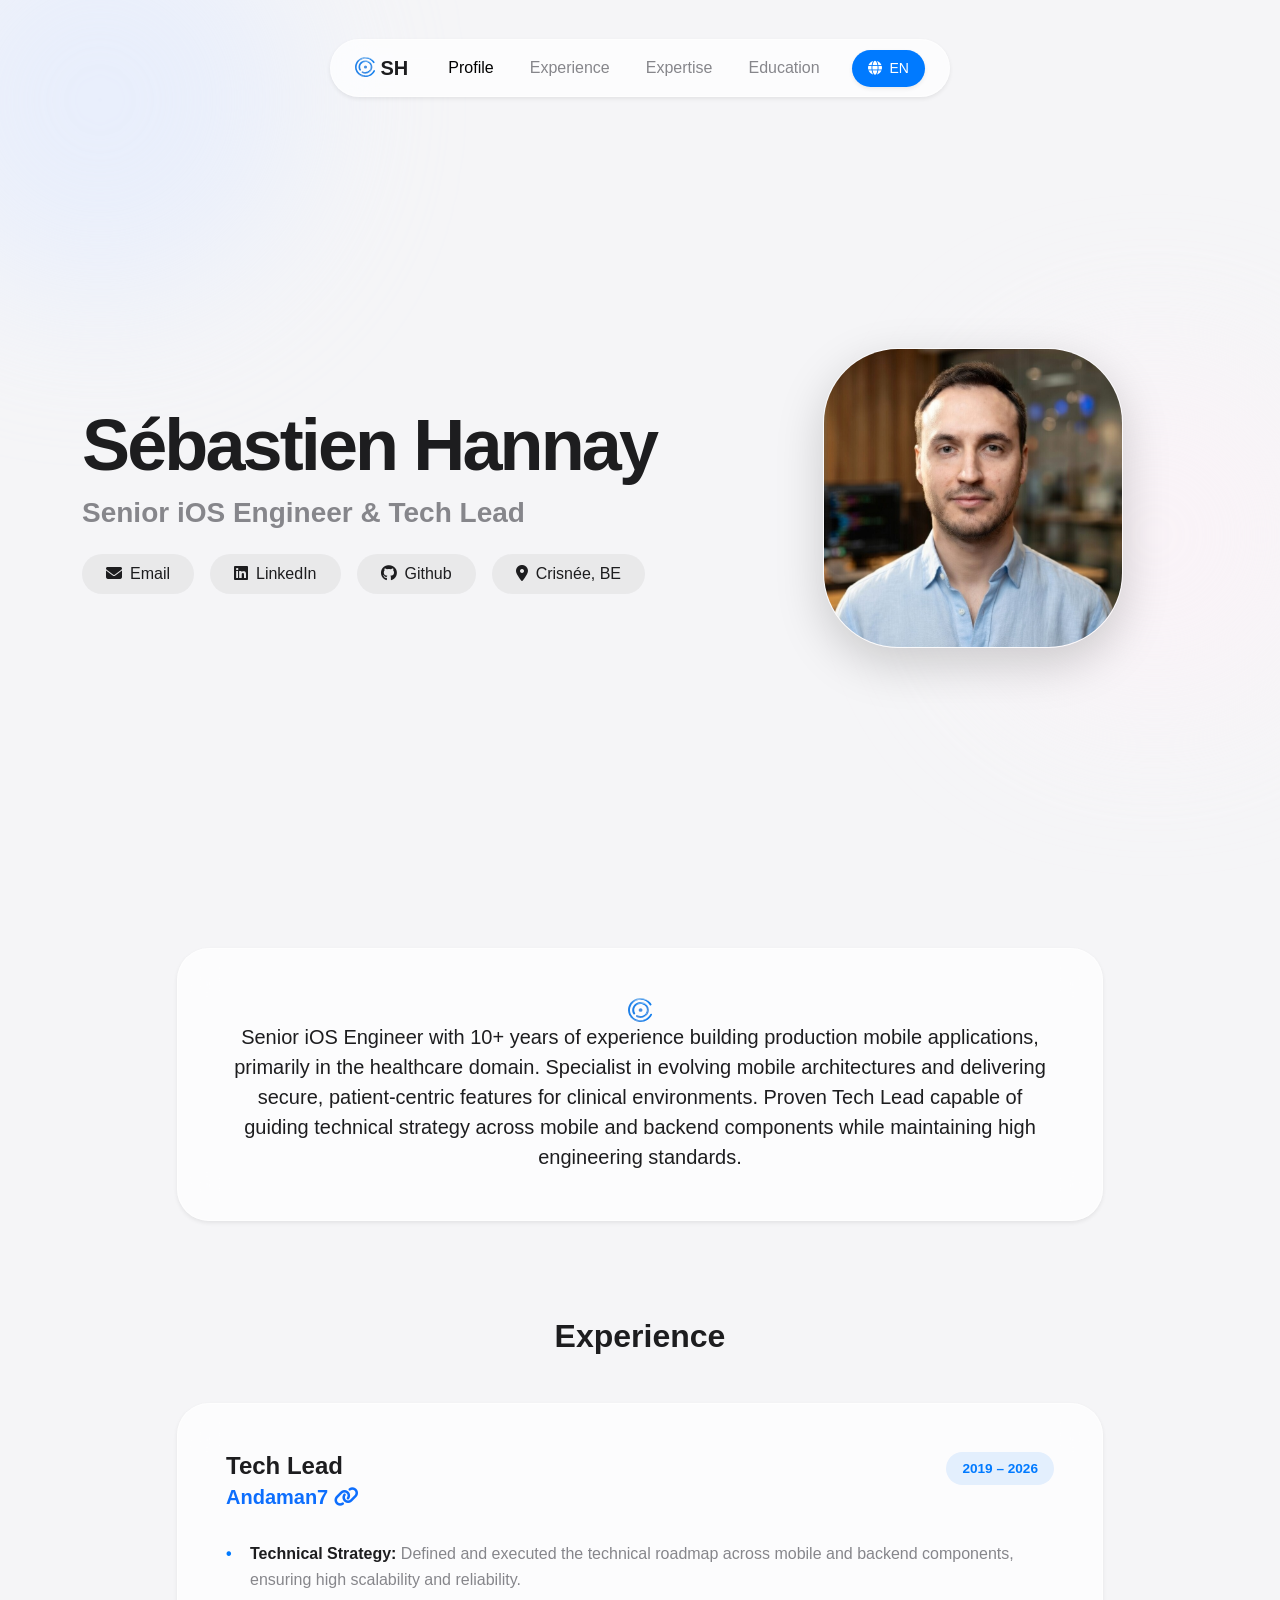
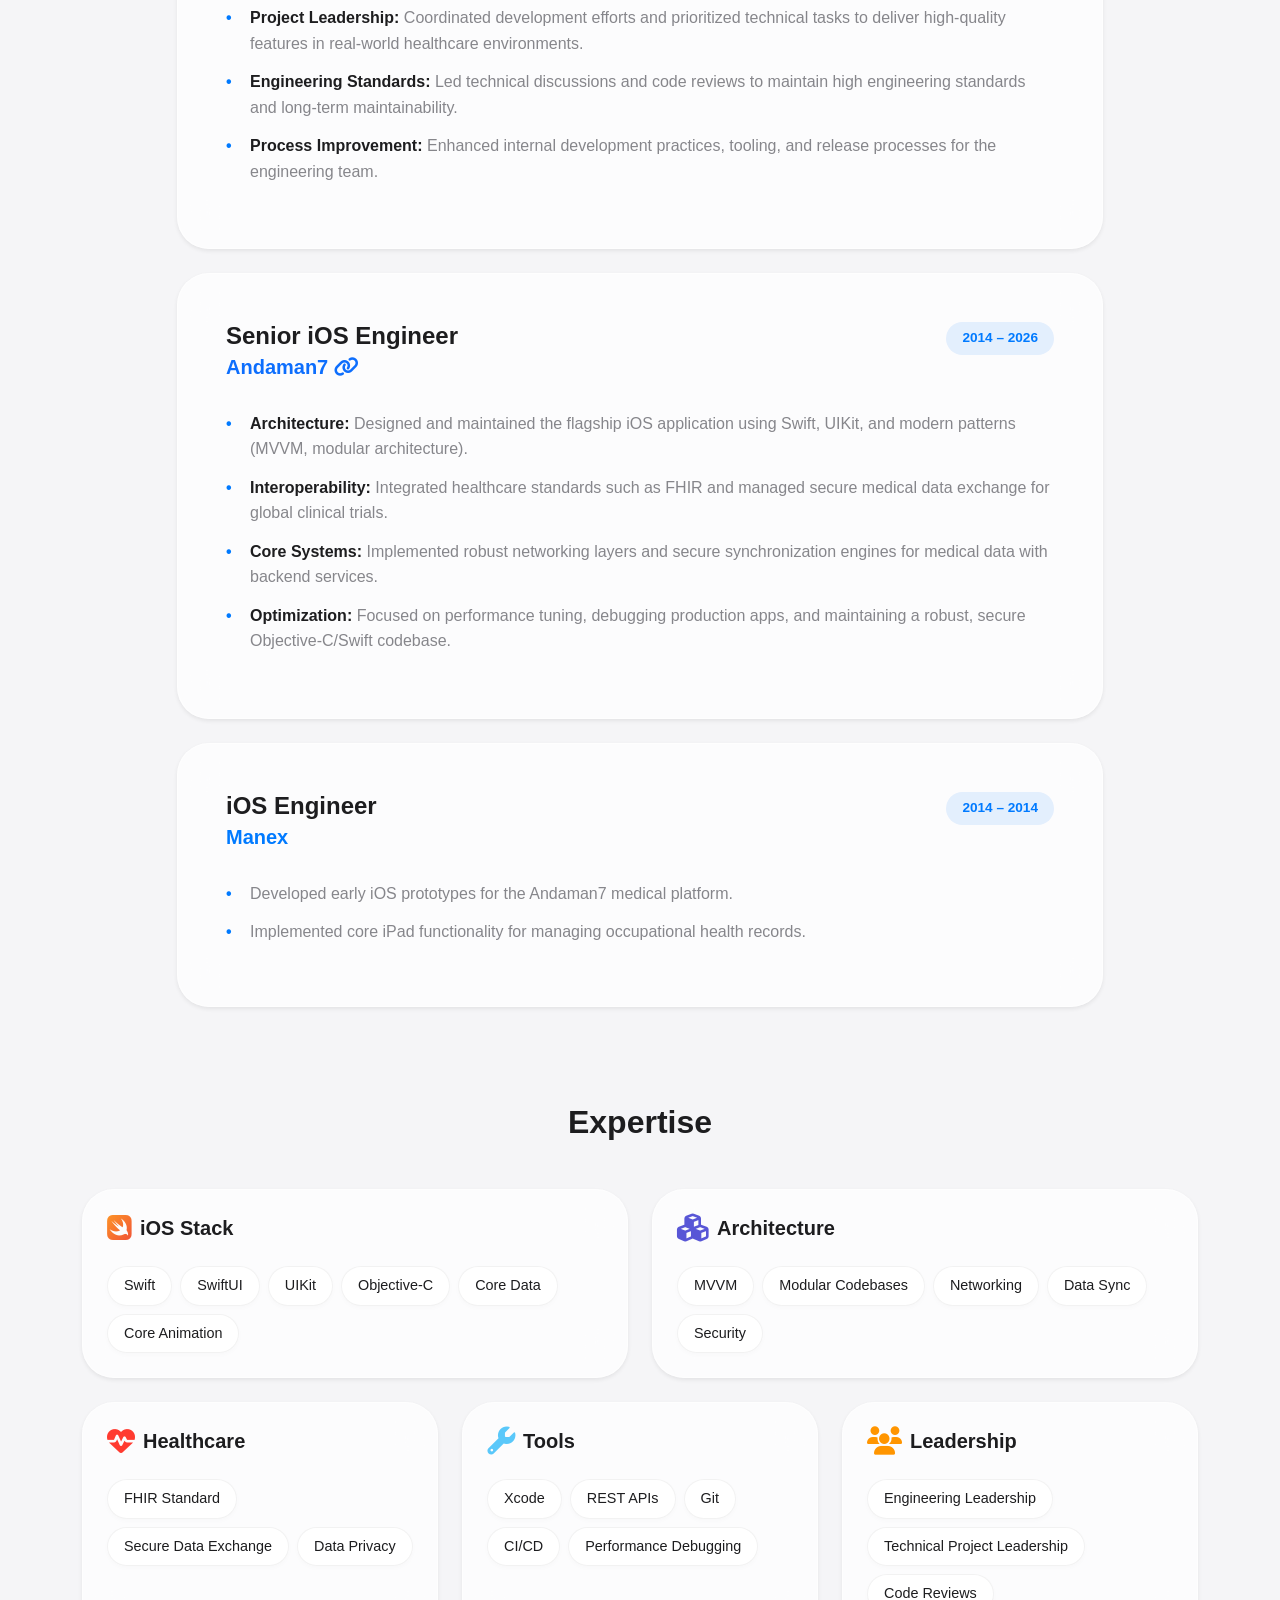
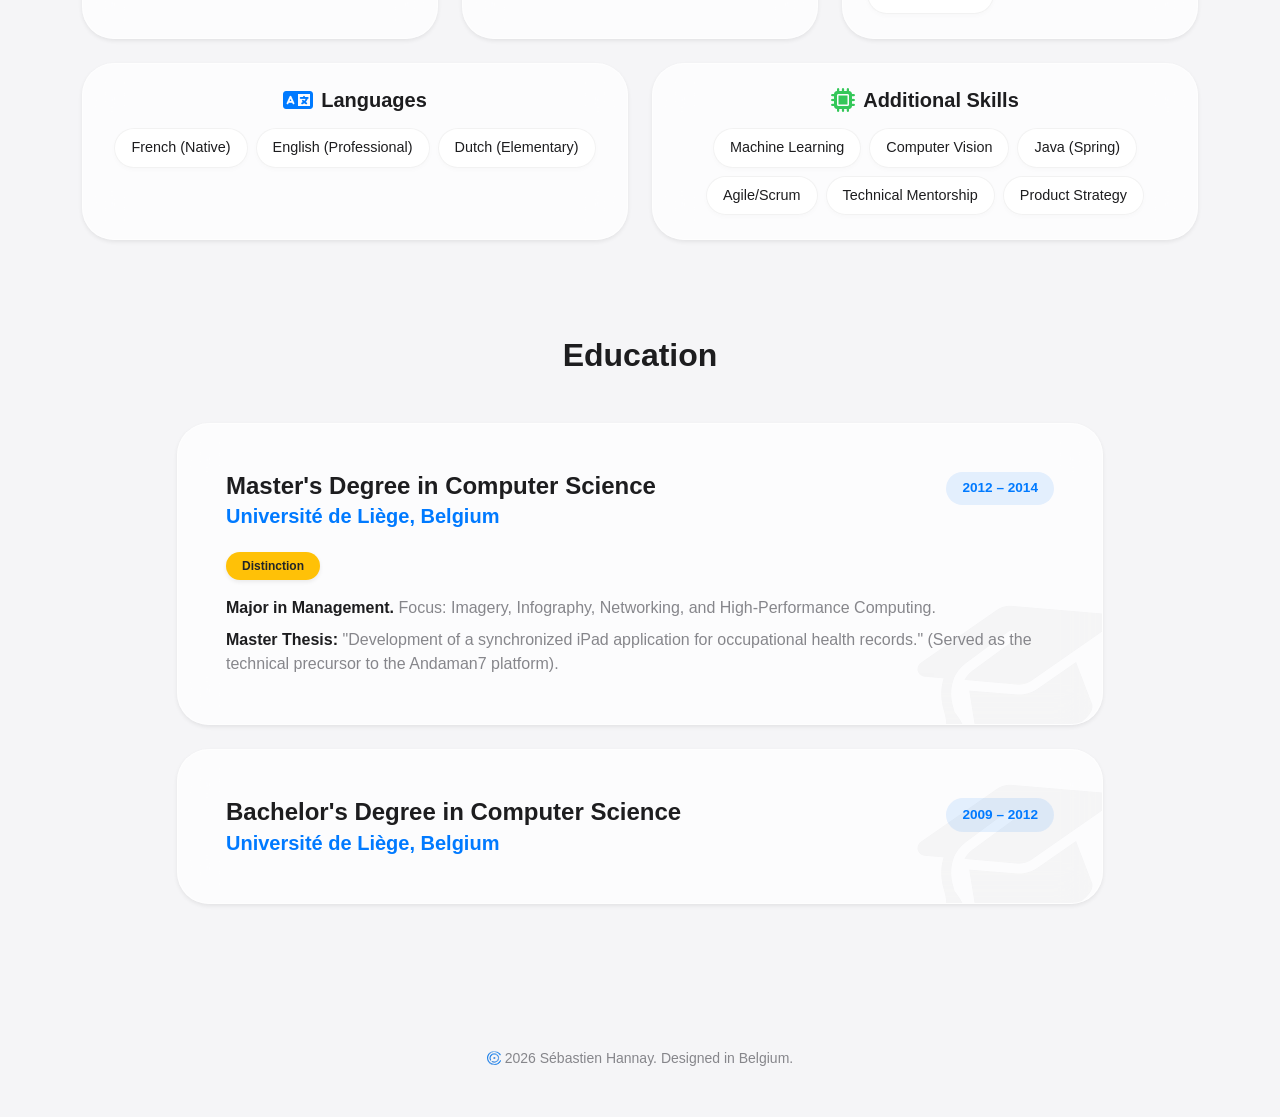
<file: public/cv.html>
<!DOCTYPE html>
<html lang="en">
<head>
    <meta charset="UTF-8">
    <meta name="viewport" content="width=device-width, initial-scale=1.0">
    <script>
        // The old Firebase addresses forward to the custom domain (same page, query and anchor)
        if (/^sebastienhannay\.(web\.app|firebaseapp\.com)$/.test(location.hostname)) {
            location.replace('https://sebastien.hannay.be' + location.pathname + location.search + location.hash);
        }
    </script>
    <title>Sébastien Hannay — Résumé</title>
    <meta name="description" content="Résumé of Sébastien Hannay, senior iOS engineer and tech lead: 12 years building a health SaaS platform (Andaman7), Swift, SwiftUI, FHIR, mobile and backend leadership.">
    <link rel="canonical" href="https://sebastien.hannay.be/cv.html">
    <meta property="og:title" content="Sébastien Hannay — Résumé">
    <meta property="og:url" content="https://sebastien.hannay.be/cv.html">
    <meta property="og:image" content="https://sebastien.hannay.be/resources/og-image.jpg">
    <link rel="icon" type="image/svg+xml" href="resources/coreon_logo_light.svg?v=dbd93753da">
    <link rel="apple-touch-icon" href="resources/coreon_logo.png?v=11722883cc">

    <!-- Bootstrap 5 CSS -->
    <link href="https://cdn.jsdelivr.net/npm/bootstrap@5.3.2/dist/css/bootstrap.min.css" rel="stylesheet">

    <!-- FontAwesome Icons -->
    <link rel="stylesheet" href="https://cdnjs.cloudflare.com/ajax/libs/font-awesome/6.4.2/css/all.min.css">


    <!-- Custom iOS CSS -->
    <link rel="stylesheet" href="css/portfolio.css?v=099fa2390f">
</head>
<body class="lang-en" data-bs-spy="scroll" data-bs-target="#main-nav" data-bs-smooth-scroll="true">

    <!-- Floating iOS Dock Navigation -->
    <div class="nav-container fixed-top mt-4 d-flex justify-content-center z-3">
        <!-- Replaced 'rounded-pill' with 'custom-nav' -->
        <nav id="main-nav" class="navbar navbar-expand-md navbar-light ios-glass custom-nav px-4 py-2 shadow-sm">
            <a class="navbar-brand fw-bold ios-text fs-5 me-4" href="index.html"><img class="text-icon" src="resources/coreon_logo_light.svg?v=dbd93753da" alt="logo"/> SH</a>
            <button class="navbar-toggler border-0" type="button" data-bs-toggle="collapse" data-bs-target="#navbarNav">
                <span class="navbar-toggler-icon"></span>
            </button>
            <div class="collapse navbar-collapse" id="navbarNav">
                <ul class="navbar-nav me-auto fw-medium gap-1">
                    <li class="nav-item"><a class="nav-link rounded-pill px-3" href="#profile"><span class="en">Profile</span><span class="fr">Profil</span></a></li>
                    <li class="nav-item"><a class="nav-link rounded-pill px-3" href="#experience"><span class="en">Experience</span><span class="fr">Expérience</span></a></li>
                    <li class="nav-item"><a class="nav-link rounded-pill px-3" href="#expertise"><span class="en">Expertise</span><span class="fr">Expertise</span></a></li>
                    <li class="nav-item"><a class="nav-link rounded-pill px-3" href="#education"><span class="en">Education</span><span class="fr">Formation</span></a></li>
                </ul>
                <button class="btn btn-ios-primary rounded-pill btn-sm ms-md-3 px-3 py-2 fw-medium shadow-sm lang-switch" onclick="toggleLanguage()">
                    <i class="fa-solid fa-globe me-1"></i>
                    <span class="en">EN</span>
                    <span class="fr">FR</span>
                </button>
            </div>
        </nav>
    </div>

    <!-- Hero Section -->
    <header class="hero-section min-vh-100 d-flex align-items-center position-relative overflow-hidden">
        <!-- Ambient Background Orbs -->
        <div class="ambient-orb orb-1"></div>
        <div class="ambient-orb orb-2"></div>

        <div class="container pt-5 mt-5">
            <div class="row align-items-center flex-column-reverse flex-lg-row">
                <div class="col-lg-7 text-center text-lg-start mt-5 mt-lg-0 z-1" data-aos="fade-up">
                    <h1 class="display-2 fw-bold ios-text mb-2 tracking-tight">Sébastien Hannay</h1>
                    <h2 class="h3 ios-text-secondary fw-semibold mb-4">
                        <span class="en">Senior iOS Engineer & Tech Lead</span>
                        <span class="fr">Ingénieur iOS Senior & Tech Lead</span>
                    </h2>

                    <div class="d-flex flex-wrap justify-content-center justify-content-lg-start gap-3 mt-4">
                        <a href="mailto:sebastien@hannay.be" class="btn btn-ios-secondary rounded-pill px-4 py-2 fw-medium"><i class="fa-solid fa-envelope me-2"></i>Email</a>
                        <a href="https://linkedin.com/in/sebastienhannay" target="_blank" class="btn btn-ios-secondary rounded-pill px-4 py-2 fw-medium"><i class="fa-brands fa-linkedin me-2"></i>LinkedIn</a>
                        <a href="https://github.com/sebastienhannay" target="_blank" class="btn btn-ios-secondary rounded-pill px-4 py-2 fw-medium"><i class="fa-brands fa-github me-2"></i>Github</a>
                        <span class="btn btn-ios-secondary rounded-pill px-4 py-2 fw-medium pointer-events-none"><i class="fa-solid fa-location-dot me-2"></i>Crisnée, BE</span>
                    </div>
                </div>
                <div class="col-lg-5 text-center z-1" data-aos="zoom-in">
                    <img src="resources/profile.jpg?v=5621100255" alt="Sébastien Hannay" class="img-fluid profile-squircle shadow-lg border border-white border-opacity-50">
                </div>
            </div>
        </div>
    </header>

    <!-- Profile Section -->
    <section id="profile" class="py-5 section-padding">
        <div class="container">
            <div class="row justify-content-center">
                <div class="col-lg-10" data-aos="fade-up">
                    <div class="ios-card ios-glass shadow-sm">
                        <div class="card-body p-4 p-md-5 text-center">
                            <img src="resources/coreon_logo_light.svg?v=dbd93753da" width="24px" height="24px" alt="logo"/>
                            <p class="en lead fw-medium ios-text mb-0 lh-base">Senior iOS Engineer with 10+ years of experience building production mobile applications, primarily in the healthcare domain. Specialist in evolving mobile architectures and delivering secure, patient-centric features for clinical environments. Proven Tech Lead capable of guiding technical strategy across mobile and backend components while maintaining high engineering standards.</p>
                            <p class="fr lead fw-medium ios-text mb-0 lh-base">Ingénieur iOS Senior avec plus de 10 ans d'expérience dans le développement d'applications mobiles de production, principalement dans le secteur de la santé (HealthTech). Spécialiste de l'évolution des architectures mobiles et de la mise en œuvre de fonctionnalités sécurisées et centrées sur le patient. Tech Lead confirmé, capable de piloter la stratégie technique sur les composants mobiles et backend tout en maintenant des standards d'ingénierie élevés.</p>
                        </div>
                    </div>
                </div>
            </div>
        </div>
    </section>

    <!-- Experience Section -->
    <section id="experience" class="py-5 section-padding">
        <div class="container">
            <h3 class="fw-bold fs-2 ios-text mb-5 text-center" data-aos="fade-up"><span class="en">Experience</span><span class="fr">Expérience</span></h3>

            <div class="row g-4 justify-content-center">
                <!-- Role 1: Tech Lead -->
                <div class="col-12 col-lg-10" data-aos="fade-up">
                    <div class="ios-card ios-glass shadow-sm h-100 p-4 p-md-5">
                        <div class="d-flex justify-content-between align-items-start flex-column flex-md-row mb-4">
                            <div>
                                <h4 class="fw-bold ios-text mb-1">Tech Lead</h4>
                                <h5 class="ios-blue fw-semibold"><a href="https://www.andaman7.com">Andaman7 <i class="fa-solid fa-link me-2"></i></a></h5>
                            </div>
                            <span class="ios-tag mt-2 mt-md-0">2019 – 2026</span>
                        </div>
                        <ul class="ios-list">
                            <li class="en"><strong>Technical Strategy:</strong> Defined and executed the technical roadmap across mobile and backend components, ensuring high scalability and reliability.</li>
                            <li class="en"><strong>Project Leadership:</strong> Coordinated development efforts and prioritized technical tasks to deliver high-quality features in real-world healthcare environments.</li>
                            <li class="en"><strong>Engineering Standards:</strong> Led technical discussions and code reviews to maintain high engineering standards and long-term maintainability.</li>
                            <li class="en"><strong>Process Improvement:</strong> Enhanced internal development practices, tooling, and release processes for the engineering team.</li>

                            <li class="fr"><strong>Stratégie technique :</strong> Définition et exécution de la roadmap technique sur les composants mobiles et backend, garantissant scalabilité et fiabilité.</li>
                            <li class="fr"><strong>Leadership de projet :</strong> Coordination des efforts de développement et priorisation des tâches techniques pour livrer des fonctionnalités de haute qualité.</li>
                            <li class="fr"><strong>Standards d'ingénierie :</strong> Animation des discussions techniques et revues de code pour assurer la maintenabilité à long terme et l'excellence technique.</li>
                            <li class="fr"><strong>Amélioration des processus :</strong> Optimisation des pratiques de développement internes, de l'outillage et des processus de mise en production (release).</li>
                        </ul>
                    </div>
                </div>

                <!-- Role 2: Senior iOS -->
                <div class="col-12 col-lg-10" data-aos="fade-up">
                    <div class="ios-card ios-glass shadow-sm h-100 p-4 p-md-5">
                        <div class="d-flex justify-content-between align-items-start flex-column flex-md-row mb-4">
                            <div>
                                <h4 class="fw-bold ios-text mb-1">
                                    <span class="en">Senior iOS Engineer</span><span class="fr">Ingénieur iOS Senior</span>
                                </h4>
                                <h5 class="ios-blue fw-semibold"><a href="https://www.andaman7.com">Andaman7 <i class="fa-solid fa-link me-2"></i></a></h5>
                            </div>
                            <span class="ios-tag mt-2 mt-md-0">2014 – 2026</span>
                        </div>
                        <ul class="ios-list">
                            <li class="en"><strong>Architecture:</strong> Designed and maintained the flagship iOS application using Swift, UIKit, and modern patterns (MVVM, modular architecture).</li>
                            <li class="en"><strong>Interoperability:</strong> Integrated healthcare standards such as FHIR and managed secure medical data exchange for global clinical trials.</li>
                            <li class="en"><strong>Core Systems:</strong> Implemented robust networking layers and secure synchronization engines for medical data with backend services.</li>
                            <li class="en"><strong>Optimization:</strong> Focused on performance tuning, debugging production apps, and maintaining a robust, secure Objective-C/Swift codebase.</li>

                            <li class="fr"><strong>Architecture :</strong> Conception et maintenance de l'application iOS phare en utilisant Swift, UIKit et des patterns modernes (MVVM, architecture modulaire).</li>
                            <li class="fr"><strong>Interopérabilité :</strong> Intégration des standards de santé tels que FHIR et gestion de l'échange sécurisé de données médicales.</li>
                            <li class="fr"><strong>Systèmes cœurs :</strong> Implémentation de couches réseau robustes et de moteurs de synchronisation sécurisés pour les données médicales.</li>
                            <li class="fr"><strong>Optimisation :</strong> Focus sur l'optimisation des performances, le débogage d'applications en production et la maintenance d'une base de code Objective-C/Swift sécurisée.</li>
                        </ul>
                    </div>
                </div>

                <!-- Role 3: Manex -->
                <div class="col-12 col-lg-10" data-aos="fade-up">
                    <div class="ios-card ios-glass shadow-sm h-100 p-4 p-md-5">
                        <div class="d-flex justify-content-between align-items-start flex-column flex-md-row mb-4">
                            <div>
                                <h4 class="fw-bold ios-text mb-1">
                                    <span class="en">iOS Engineer</span><span class="fr">Ingénieur iOS</span>
                                </h4>
                                <h5 class="ios-blue fw-semibold">Manex</h5>
                            </div>
                            <span class="ios-tag mt-2 mt-md-0">2014 – 2014</span>
                        </div>
                        <ul class="ios-list mb-0">
                            <li class="en">Developed early iOS prototypes for the Andaman7 medical platform.</li>
                            <li class="en">Implemented core iPad functionality for managing occupational health records.</li>

                            <li class="fr">Développement des premiers prototypes iOS pour la plateforme médicale Andaman7.</li>
                            <li class="fr">Implémentation des fonctionnalités clés sur iPad pour la gestion des dossiers de santé au travail.</li>
                        </ul>
                    </div>
                </div>
            </div>
        </div>
    </section>

    <section id="expertise" class="py-5 section-padding">
        <div class="container">
            <h3 class="fw-bold fs-2 ios-text mb-5 text-center" data-aos="fade-up"><span class="en">Expertise</span><span class="fr">Expertise</span></h3>

            <div class="row g-4">
                <!-- Stack (Swift Custom Gradient) -->
                <div class="col-md-6" data-aos="zoom-in">
                    <div class="ios-card ios-glass shadow-sm h-100 p-4">
                        <h5 class="fw-bold ios-text mb-4 d-flex align-items-center"><i class="fa-brands fa-swift me-2 fs-3"></i> iOS Stack</h5>
                        <div class="d-flex flex-wrap gap-2">
                            <span class="ios-pill">Swift</span><span class="ios-pill">SwiftUI</span><span class="ios-pill">UIKit</span>
                            <span class="ios-pill">Objective-C</span><span class="ios-pill">Core Data</span><span class="ios-pill">Core Animation</span>
                        </div>
                    </div>
                </div>

                <!-- Architecture (iOS Indigo) -->
                <div class="col-md-6" data-aos="zoom-in" data-aos-delay="50">
                    <div class="ios-card ios-glass shadow-sm h-100 p-4">
                        <h5 class="fw-bold ios-text mb-4 d-flex align-items-center"><i class="fa-solid fa-cubes ios-indigo me-2 fs-3"></i> Architecture</h5>
                        <div class="d-flex flex-wrap gap-2 en">
                            <span class="ios-pill">MVVM</span><span class="ios-pill">Modular Codebases</span>
                            <span class="ios-pill">Networking</span><span class="ios-pill">Data Sync</span><span class="ios-pill">Security</span>
                        </div>
                        <div class="d-flex flex-wrap gap-2 fr">
                            <span class="ios-pill">MVVM</span><span class="ios-pill">Architecture Modulaire</span>
                            <span class="ios-pill">Réseau</span><span class="ios-pill">Sync. de données</span><span class="ios-pill">Sécurité</span>
                        </div>
                    </div>
                </div>

                <!-- Healthcare (iOS Red) -->
                <div class="col-lg-4 col-md-6" data-aos="zoom-in" data-aos-delay="100">
                    <div class="ios-card ios-glass shadow-sm h-100 p-4">
                        <h5 class="fw-bold ios-text mb-4 d-flex align-items-center"><i class="fa-solid fa-heart-pulse ios-red me-2 fs-3"></i> <span class="en">Healthcare</span><span class="fr">HealthTech</span></h5>
                        <div class="d-flex flex-wrap gap-2 en">
                            <span class="ios-pill">FHIR Standard</span><span class="ios-pill">Secure Data Exchange</span><span class="ios-pill">Data Privacy</span>
                        </div>
                        <div class="d-flex flex-wrap gap-2 fr">
                            <span class="ios-pill">Standard FHIR</span><span class="ios-pill">Échange Sécurisé</span><span class="ios-pill">Confidentialité</span>
                        </div>
                    </div>
                </div>

                <!-- Tools (iOS Teal) -->
                <div class="col-lg-4 col-md-6" data-aos="zoom-in" data-aos-delay="150">
                    <div class="ios-card ios-glass shadow-sm h-100 p-4">
                        <h5 class="fw-bold ios-text mb-4 d-flex align-items-center"><i class="fa-solid fa-wrench ios-teal me-2 fs-3"></i> <span class="en">Tools</span><span class="fr">Outils</span></h5>
                        <div class="d-flex flex-wrap gap-2">
                            <span class="ios-pill">Xcode</span><span class="ios-pill">REST APIs</span><span class="ios-pill">Git</span>
                            <span class="ios-pill">CI/CD</span><span class="ios-pill">Performance Debugging</span>
                        </div>
                    </div>
                </div>

                <!-- Leadership (iOS Orange) -->
                <div class="col-lg-4 col-md-12" data-aos="zoom-in" data-aos-delay="200">
                    <div class="ios-card ios-glass shadow-sm h-100 p-4">
                        <h5 class="fw-bold ios-text mb-4 d-flex align-items-center"><i class="fa-solid fa-users ios-orange me-2 fs-3"></i> Leadership</h5>
                        <div class="d-flex flex-wrap gap-2 en">
                            <span class="ios-pill">Engineering Leadership</span><span class="ios-pill">Technical Project Leadership</span><span class="ios-pill">Code Reviews</span>
                        </div>
                        <div class="d-flex flex-wrap gap-2 fr">
                            <span class="ios-pill">Leadership Technique</span><span class="ios-pill">Leadership de Projet</span><span class="ios-pill">Revues de Code</span>
                        </div>
                    </div>
                </div>

                <!-- Languages (iOS Blue) -->
                <div class="col-md-6" data-aos="zoom-in" data-aos-delay="250">
                    <div class="ios-card ios-glass shadow-sm h-100 p-4 text-center">
                        <h6 class="fw-bold ios-text mb-3 fs-5 d-flex justify-content-center align-items-center"><i class="fa-solid fa-language ios-blue me-2 fs-4"></i><span class="en">Languages</span><span class="fr">Langues</span></h6>
                        <div class="d-flex flex-wrap justify-content-center gap-2">
                            <span class="ios-pill"><span class="en">French (Native)</span><span class="fr">Français (Maternel)</span></span>
                            <span class="ios-pill"><span class="en">English (Professional)</span><span class="fr">Anglais (Professionnel)</span></span>
                            <span class="ios-pill"><span class="en">Dutch (Elementary)</span><span class="fr">Néerlandais (Élémentaire)</span></span>
                        </div>
                    </div>
                </div>

                <!-- Additional Skills (iOS Green) -->
                <div class="col-md-6" data-aos="zoom-in" data-aos-delay="300">
                    <div class="ios-card ios-glass shadow-sm h-100 p-4 text-center">
                        <h6 class="fw-bold ios-text mb-3 fs-5 d-flex justify-content-center align-items-center"><i class="fa-solid fa-microchip ios-green me-2 fs-4"></i><span class="en">Additional Skills</span><span class="fr">Compétences diverses</span></h6>
                        <div class="d-flex flex-wrap justify-content-center gap-2">
                            <span class="ios-pill">Machine Learning</span><span class="ios-pill">Computer Vision</span>
                            <span class="ios-pill">Java (Spring)</span><span class="ios-pill">Agile/Scrum</span>
                            <span class="ios-pill en">Technical Mentorship</span><span class="ios-pill fr">Mentorat technique</span>
                            <span class="ios-pill en">Product Strategy</span><span class="ios-pill fr">Stratégie produit</span>
                        </div>
                    </div>
                </div>

            </div>
        </div>
    </section>

    <!-- Education Section -->
    <section id="education" class="py-5 section-padding mb-5">
        <div class="container">
            <h3 class="fw-bold fs-2 ios-text mb-5 text-center" data-aos="fade-up"><span class="en">Education</span><span class="fr">Formation</span></h3>

            <div class="row g-4 justify-content-center">
                <!-- Masters Card -->
                <div class="col-lg-10" data-aos="fade-up">
                    <div class="ios-card ios-glass shadow-sm h-100 p-4 p-md-5 position-relative overflow-hidden">

                        <!-- Watermark Icon fixed with custom CSS class -->
                        <i class="fa-solid fa-graduation-cap watermark-icon"></i>

                        <div class="d-flex justify-content-between align-items-start flex-column flex-md-row mb-3 position-relative z-1">
                            <div>
                                <h4 class="fw-bold ios-text mb-1">
                                    <span class="en">Master's Degree in Computer Science</span>
                                    <span class="fr">Master en Sciences Informatiques</span>
                                </h4>
                                <h5 class="ios-blue fw-semibold">Université de Liège, Belgium</h5>
                            </div>
                            <span class="ios-tag mt-2 mt-md-0">2012 – 2014</span>
                        </div>

                        <div class="mb-3 position-relative z-1">
                            <span class="badge bg-warning text-dark px-3 py-2 rounded-pill fw-bold shadow-sm">Distinction</span>
                        </div>

                        <div class="ios-text-secondary position-relative z-1">
                            <p class="en mb-2"><strong class="ios-text">Major in Management.</strong> Focus: Imagery, Infography, Networking, and High-Performance Computing.</p>
                            <p class="en mb-0"><strong class="ios-text">Master Thesis:</strong> "Development of a synchronized iPad application for occupational health records." (Served as the technical precursor to the Andaman7 platform).</p>

                            <p class="fr mb-2"><strong class="ios-text">Finalité spécialisée en Gestion.</strong> Options : Imagerie, Infographie, Réseaux et Calcul Haute Performance.</p>
                            <p class="fr mb-0"><strong class="ios-text">Mémoire de fin d'études :</strong> "Développement d'une application iPad synchronisée pour les dossiers de santé au travail" (précurseur technique de la plateforme Andaman7).</p>
                        </div>
                    </div>
                </div>

                <!-- Bachelors Card -->
                <div class="col-lg-10" data-aos="fade-up" data-aos-delay="100">
                    <div class="ios-card ios-glass shadow-sm h-100 p-4 p-md-5 position-relative overflow-hidden">

                        <!-- Added Watermark Icon to second card -->
                        <i class="fa-solid fa-graduation-cap watermark-icon"></i>

                        <div class="d-flex justify-content-between align-items-start flex-column flex-md-row position-relative z-1">
                            <div>
                                <h4 class="fw-bold ios-text mb-1">
                                    <span class="en">Bachelor's Degree in Computer Science</span>
                                    <span class="fr">Bachelier en Sciences Informatiques</span>
                                </h4>
                                <h5 class="ios-blue fw-semibold mb-0">Université de Liège, Belgium</h5>
                            </div>
                            <span class="ios-tag mt-2 mt-md-0">2009 – 2012</span>
                        </div>
                    </div>
                </div>
            </div>
        </div>
    </section>

    <!-- Footer -->
    <footer class="py-5 text-center mt-5">
        <div class="container">
            <p class="mb-0 ios-text-secondary small fw-medium"><img class="text-icon" src="resources/coreon_logo_light.svg?v=dbd93753da" alt="logo"/> <script>document.write(new Date().getFullYear())</script> Sébastien Hannay. <span class="en">Designed in Belgium.</span><span class="fr">Conçu en Belgique.</span></p>
        </div>
    </footer>

    <!-- Bootstrap JS -->
    <script src="https://cdn.jsdelivr.net/npm/bootstrap@5.3.2/dist/js/bootstrap.bundle.min.js"></script>
    <script src="js/portfolio.js?v=9f2c9a3892"></script>

</body>
</html>
</file>
<file: public/css/site.css>
:root {
    /* Apple iOS Color Palette (shared with the résumé) */
    --ios-bg: #F5F5F7;
    --ios-card-bg: rgba(255, 255, 255, 0.72);
    --ios-card-border: rgba(255, 255, 255, 0.6);
    --ios-blue: #007AFF;
    --ios-red: #FF3B30;
    --ios-orange: #FF9500;
    --ios-green: #34C759;
    --ios-teal: #5AC8FA;
    --ios-indigo: #5856D6;
    --ios-pink: #FF2D55;
    --ios-text: #1D1D1F;
    --ios-text-secondary: #6E6E73;
    --ios-hairline: rgba(0, 0, 0, 0.08);

    --dark-bg: #000;
    --dark-card: #1C1C1E;
    --dark-text: #F5F5F7;
    --dark-text-secondary: #A1A1A6;

    --grad-brand: linear-gradient(100deg, #007AFF 0%, #5856D6 45%, #FF2D55 100%);
    --spring: cubic-bezier(0.2, 0.8, 0.2, 1);

    --font-family: -apple-system, BlinkMacSystemFont, "SF Pro Display", "SF Pro Text", "Helvetica Neue", sans-serif;
}

html { scroll-behavior: smooth; }

body {
    background-color: var(--ios-bg);
    color: var(--ios-text);
    font-family: var(--font-family);
    -webkit-font-smoothing: antialiased;
    -moz-osx-font-smoothing: grayscale;
    overflow-x: hidden;
}
/* Never let anything widen the page sideways (white band on mobile).
   `overflow-x: hidden` on body alone doesn't stop mobile Chrome/Safari from
   growing the layout viewport; `clip` on both html and body does, without
   turning body into a scroll container. Older browsers keep the line above. */
@supports (overflow-x: clip) {
    html, body { overflow-x: clip; }
}

/* Language switcher core */
body.lang-en .fr { display: none !important; }
body.lang-fr .en { display: none !important; }

a { text-decoration: none; }
section { scroll-margin-top: 90px; }
img { max-width: 100%; }

/* ---------- Typography ---------- */
.display-hero {
    font-size: clamp(2.6rem, 7vw, 5.4rem);
    font-weight: 700;
    letter-spacing: -0.045em;
    line-height: 1.02;
}
.display-section {
    font-size: clamp(2.1rem, 5vw, 3.8rem);
    font-weight: 700;
    letter-spacing: -0.04em;
    line-height: 1.05;
}
.eyebrow {
    display: inline-block;
    font-size: 0.8rem;
    font-weight: 600;
    letter-spacing: 0.12em;
    text-transform: uppercase;
    color: var(--ios-blue);
    margin-bottom: 1rem;
}
.lead-xl {
    font-size: clamp(1.1rem, 2vw, 1.4rem);
    line-height: 1.5;
    color: var(--ios-text-secondary);
    font-weight: 500;
}
.lead-xl strong { color: var(--ios-text); font-weight: 600; }
.text-grad {
    background: var(--grad-brand);
    -webkit-background-clip: text;
    background-clip: text;
    -webkit-text-fill-color: transparent;
}
.ios-text { color: var(--ios-text) !important; }
.ios-text-secondary { color: var(--ios-text-secondary) !important; }
.ios-blue { color: var(--ios-blue) !important; }
.ios-red { color: var(--ios-red) !important; }
.ios-orange { color: var(--ios-orange) !important; }
.ios-green { color: var(--ios-green) !important; }
.ios-teal { color: var(--ios-teal) !important; }
.ios-indigo { color: var(--ios-indigo) !important; }
.ios-pink { color: var(--ios-pink) !important; }

.section-pad { padding: clamp(5rem, 11vw, 9rem) 0; }
.section-head { max-width: 780px; margin: 0 auto clamp(3rem, 6vw, 4.5rem); text-align: center; }

/* ---------- Glass ---------- */
.ios-glass {
    background: var(--ios-card-bg);
    backdrop-filter: saturate(180%) blur(20px);
    -webkit-backdrop-filter: saturate(180%) blur(20px);
    border: 1px solid var(--ios-card-border);
}

/* ---------- Navigation ---------- */
.nav-container { padding: 14px 16px 0; pointer-events: none; }
.nav-container > * { pointer-events: auto; }
.custom-nav {
    border-radius: 30px;
    width: 100%;
    max-width: 960px;
    transition: border-radius 0.3s ease, box-shadow 0.3s ease;
}
.navbar .nav-link {
    color: var(--ios-text-secondary);
    font-size: 0.95rem;
    transition: color 0.2s, background-color 0.2s;
}
.navbar .nav-link:hover, .navbar .nav-link.active {
    color: var(--ios-text);
    background-color: rgba(0, 0, 0, 0.05);
}
.brand-mark { height: 1.3em; width: auto; vertical-align: -0.25em; }
.lang-btn {
    background: transparent;
    border: 1px solid var(--ios-hairline);
    color: var(--ios-text);
    font-size: 0.85rem;
}
.lang-btn:hover { background: rgba(0, 0, 0, 0.05); }
/* Compact (hamburger) menu up to 991px: the French labels don't fit a full bar at 768px */
@media (max-width: 991.98px) {
    .custom-nav { border-radius: 24px; }
    .navbar-collapse { margin-top: 0.75rem; padding-top: 0.75rem; border-top: 1px solid var(--ios-hairline); }
}

/* ---------- Buttons ---------- */
.btn-ios-primary {
    background-color: var(--ios-blue);
    color: #fff;
    border: none;
    transition: transform 0.25s var(--spring), background-color 0.2s;
}
.btn-ios-primary:hover, .btn-ios-primary:focus { background-color: #0062CC; color: #fff; transform: scale(1.04); }
.btn-ios-secondary {
    background-color: rgba(0, 0, 0, 0.05);
    color: var(--ios-text);
    border: none;
    transition: background-color 0.2s, transform 0.25s var(--spring);
}
.btn-ios-secondary:hover { background-color: rgba(0, 0, 0, 0.1); color: var(--ios-text); }
.btn-lg-pill { padding: 0.85rem 1.8rem; font-size: 1.05rem; font-weight: 600; border-radius: 999px; }
.link-arrow { font-weight: 600; color: var(--ios-blue); }
.link-arrow i { transition: transform 0.25s var(--spring); }
.link-arrow:hover i { transform: translateX(4px); }

/* ---------- Hero ---------- */
/* The glows live in their own clipped layer (.hero-backdrop), so the phones
   and their labels are never cut while they move on scroll. The backdrop
   ends exactly on the stats separator line: the 48px that used to sit
   between the hero and the stats is now the hero's bottom padding. */
.hero { position: relative; overflow: hidden; padding: 150px 0 108px; }
@supports (overflow-x: clip) {
    .hero { overflow: visible; overflow-x: clip; } /* sideways only: phones may move down freely */
}
.hero-backdrop { position: absolute; inset: 0; overflow: hidden; z-index: 0; pointer-events: none; }
/* Soft glows drawn with radial gradients: same look as a blurred circle,
   but no filter for Safari to recompute on every frame. */
.ambient-orb {
    position: absolute;
    border-radius: 50%;
    z-index: 0;
    animation: drift 16s infinite alternate ease-in-out;
    pointer-events: none;
}
.orb-1 { width: 760px; height: 760px; background: radial-gradient(closest-side, rgba(203, 221, 255, 0.85), rgba(203, 221, 255, 0)); top: -260px; left: -280px; }
.orb-2 { width: 640px; height: 640px; background: radial-gradient(closest-side, rgba(252, 214, 228, 0.8), rgba(252, 214, 228, 0)); top: 25%; right: -230px; animation-delay: -5s; }
.orb-3 { width: 560px; height: 560px; background: radial-gradient(closest-side, rgba(221, 217, 255, 0.8), rgba(221, 217, 255, 0)); bottom: -220px; left: 30%; animation-delay: -9s; }
@keyframes drift { 100% { transform: translate(40px, 50px) scale(1.12); } }

.status-pill {
    display: inline-flex;
    align-items: center;
    gap: 0.55rem;
    padding: 0.45rem 1rem 0.45rem 0.8rem;
    border-radius: 999px;
    font-size: 0.9rem;
    font-weight: 600;
    color: var(--ios-text);
}
.status-dot {
    width: 9px; height: 9px;
    background-color: var(--ios-green);
    border-radius: 50%;
    box-shadow: 0 0 0 0 rgba(52, 199, 89, 0.6);
    animation: pulse 2s infinite;
}
@keyframes pulse {
    70% { box-shadow: 0 0 0 9px rgba(52, 199, 89, 0); }
    100% { box-shadow: 0 0 0 0 rgba(52, 199, 89, 0); }
}

/* Phones fan */
.phone-stage {
    position: relative;
    height: clamp(420px, 60vw, 640px);
    margin-top: 4rem;
}
.phone-stage .phone {
    position: absolute;
    left: 50%;
    bottom: 0;
    transition: transform 0.8s var(--spring);
}
.phone-stage .phone-center { width: clamp(200px, 26vw, 300px); transform: translateX(-50%); z-index: 3; }
.phone-stage .phone-left { width: clamp(170px, 22vw, 260px); transform: translateX(-128%) rotate(-7deg) translateY(-4%); z-index: 2; }
.phone-stage .phone-right { width: clamp(170px, 22vw, 260px); transform: translateX(28%) rotate(7deg) translateY(-4%); z-index: 2; }
.phone-stage .phone-label {
    position: absolute;
    bottom: -2.2rem;
    left: 50%;
    transform: translateX(-50%);
    font-size: 0.8rem;
    font-weight: 600;
    color: var(--ios-text-secondary);
    white-space: nowrap;
}
@media (max-width: 575px) {
    .phone-stage .phone-left { transform: translateX(-112%) rotate(-7deg) translateY(-4%); }
    .phone-stage .phone-right { transform: translateX(12%) rotate(7deg) translateY(-4%); }
    .phone-stage .phone-label { display: none; }
}

/* Framed screenshots: Apple bezel + soft shadow baked into the image.
   Each image is the 700x1431 phone plus transparent padding for the shadow
   (56px left/right, 40px top, 80px bottom => 812x1551). The width/margins
   below cancel that padding, so the phone itself fills its slot exactly.
   Percentage margins resolve against the parent's width (the phone slot). */
.device-raw {
    display: block;
    width: 116%;              /* 812 / 700 */
    max-width: none;
    margin: -5.714% -8% -11.429%;  /* 40/700, 56/700, 80/700 */
}

/* ---------- Stats strip ---------- */
.stats { border-top: 1px solid var(--ios-hairline); border-bottom: 1px solid var(--ios-hairline); }
.stat-value {
    font-size: clamp(2.2rem, 4.5vw, 3.2rem);
    font-weight: 700;
    letter-spacing: -0.04em;
    line-height: 1;
}
.stat-label { color: var(--ios-text-secondary); font-weight: 500; font-size: 0.95rem; margin-top: 0.5rem; }

/* ---------- Cards ---------- */
.ios-card {
    border-radius: 28px;
    transition: transform 0.45s var(--spring), box-shadow 0.45s ease;
    overflow: hidden;
    position: relative;
}
.ios-card.lift:hover { transform: translateY(-4px) scale(1.01); box-shadow: 0 24px 50px rgba(0, 0, 0, 0.08) !important; }

.service-card { padding: 2rem; height: 100%; }
.service-icon {
    width: 52px; height: 52px;
    border-radius: 14px;
    display: inline-flex;
    align-items: center;
    justify-content: center;
    font-size: 1.4rem;
    color: #fff;
    margin-bottom: 1.25rem;
    box-shadow: 0 8px 18px -6px currentColor;
}
.service-icon i { color: #fff; }
.bg-swift { background: linear-gradient(135deg, #FD9426, #F05138); color: #F05138; }
.bg-android { background: linear-gradient(135deg, #3DDC84, #20A35A); color: #20A35A; }
.bg-web { background: linear-gradient(135deg, #5AC8FA, #007AFF); color: #007AFF; }
.bg-server { background: linear-gradient(135deg, #7D7AFF, #5856D6); color: #5856D6; }
.bg-health { background: linear-gradient(135deg, #FF6B81, #FF2D55); color: #FF2D55; }
.bg-lead { background: linear-gradient(135deg, #FFCC00, #FF9500); color: #FF9500; }
.service-card h3 { font-size: 1.45rem; font-weight: 700; letter-spacing: -0.02em; margin-bottom: 0.6rem; }
.service-card p { color: var(--ios-text-secondary); margin-bottom: 1.25rem; line-height: 1.55; }
.partner-badge {
    font-size: 0.72rem;
    font-weight: 700;
    letter-spacing: 0.06em;
    text-transform: uppercase;
    color: #20A35A;
    background: rgba(52, 199, 89, 0.12);
    padding: 0.3rem 0.65rem;
    border-radius: 999px;
    vertical-align: middle;
    margin-left: 0.4rem;
}

.chip {
    display: inline-block;
    background-color: rgba(255, 255, 255, 0.85);
    border: 1px solid var(--ios-hairline);
    color: var(--ios-text);
    padding: 0.35rem 0.8rem;
    border-radius: 999px;
    font-weight: 500;
    font-size: 0.82rem;
    margin: 0 0.3rem 0.4rem 0;
}

/* ---------- Dark AI section ---------- */
.dark-section {
    background: var(--dark-bg);
    color: var(--dark-text);
    position: relative;
    overflow: hidden;
}
.dark-section .eyebrow { color: #64D2FF; }
.dark-section .lead-xl { color: var(--dark-text-secondary); }
.dark-section .lead-xl strong { color: var(--dark-text); }
.dark-glow {
    position: absolute;
    width: 900px; height: 900px;
    left: 50%; top: -420px;
    transform: translateX(-50%);
    background: radial-gradient(closest-side, rgba(88, 86, 214, 0.35), rgba(0, 122, 255, 0.12) 50%, transparent 75%);
    pointer-events: none;
}
.text-grad-dark {
    background: linear-gradient(100deg, #64D2FF 0%, #7D7AFF 50%, #FF6B9A 100%);
    -webkit-background-clip: text;
    background-clip: text;
    -webkit-text-fill-color: transparent;
}

.pipeline { position: relative; }
.pipeline-step {
    background: var(--dark-card);
    border: 1px solid rgba(255, 255, 255, 0.06);
    border-radius: 24px;
    padding: 1.6rem;
    height: 100%;
    transition: transform 0.45s var(--spring), border-color 0.3s;
}
.pipeline-step:hover { transform: translateY(-4px); border-color: rgba(100, 210, 255, 0.35); }
.step-num {
    font-size: 0.8rem;
    font-weight: 700;
    color: #64D2FF;
    letter-spacing: 0.1em;
}
.pipeline-step h3 { font-size: 1.3rem; font-weight: 700; margin: 0.4rem 0 0.6rem; letter-spacing: -0.02em; }
.pipeline-step p { color: var(--dark-text-secondary); font-size: 0.93rem; line-height: 1.5; margin-bottom: 1rem; }
.ai-tag {
    display: flex;
    gap: 0.5rem;
    align-items: flex-start;
    font-size: 0.85rem;
    line-height: 1.4;
    color: #D6D6FF;
    background: rgba(125, 122, 255, 0.12);
    border-radius: 12px;
    padding: 0.6rem 0.75rem;
}
.ai-tag i { color: #A5A3FF; margin-top: 0.15rem; }

.benefit {
    border-radius: 24px;
    padding: 2rem;
    height: 100%;
    background: linear-gradient(180deg, rgba(255, 255, 255, 0.06), rgba(255, 255, 255, 0.02));
    border: 1px solid rgba(255, 255, 255, 0.08);
}
.benefit .big {
    font-size: clamp(2rem, 4vw, 2.8rem);
    font-weight: 700;
    letter-spacing: -0.04em;
    line-height: 1;
    margin-bottom: 0.75rem;
}
.benefit p { color: var(--dark-text-secondary); margin: 0; line-height: 1.55; }

.split-compare {
    border-radius: 24px;
    border: 1px solid rgba(255, 255, 255, 0.08);
    overflow: hidden;
}
.split-compare .col-side { padding: 1.75rem; }
.split-compare .side-ai { background: rgba(125, 122, 255, 0.1); }
.split-compare .side-me { background: rgba(100, 210, 255, 0.06); }
.split-compare h4 { font-size: 1.05rem; font-weight: 700; margin-bottom: 1rem; }
.split-compare ul { list-style: none; padding: 0; margin: 0; color: var(--dark-text-secondary); }
.split-compare li { padding: 0.35rem 0 0.35rem 1.6rem; position: relative; }
.split-compare li i { position: absolute; left: 0; top: 0.6rem; font-size: 0.85rem; }

/* ---------- Work ---------- */
.case {
    border-radius: 36px;
    overflow: hidden;
    position: relative;
    margin-bottom: 2rem;
}
.case-body { padding: clamp(2rem, 5vw, 4rem); }
.case-icon { width: 64px; height: 64px; border-radius: 22.5%; box-shadow: 0 8px 20px rgba(0, 0, 0, 0.15); }
.case h3 { font-size: clamp(2rem, 4vw, 3rem); font-weight: 700; letter-spacing: -0.04em; line-height: 1.05; }
.case .case-sub { font-size: 1.15rem; line-height: 1.55; }
.case-meta {
    font-size: 0.78rem;
    font-weight: 700;
    letter-spacing: 0.08em;
    text-transform: uppercase;
    padding: 0.35rem 0.8rem;
    border-radius: 999px;
    display: inline-block;
}
.case-list { list-style: none; padding: 0; margin: 0 0 1.5rem; }
.case-list li { padding: 0.45rem 0 0.45rem 1.9rem; position: relative; line-height: 1.5; }
.case-list li i { position: absolute; left: 0; top: 0.72rem; font-size: 0.95rem; }
.case-phones { display: flex; justify-content: center; align-items: flex-end; gap: 4%; padding: 0 1rem; }
.case-phones > * { width: 42%; max-width: 250px; }
.case-phones > .offset { transform: translateY(-8%); }

/* Andaman7: deep blue */
.case-a7 {
    background: radial-gradient(120% 120% at 100% 0%, #1b6fe0 0%, #0b3a8c 45%, #061a44 100%);
    color: #fff;
}
.case-a7 .case-sub, .case-a7 .case-list { color: rgba(255, 255, 255, 0.78); }
.case-a7 .case-list i { color: #7FD0FF; }
.case-a7 .case-meta { background: rgba(255, 255, 255, 0.14); color: #fff; }
.case-a7 .chip { background: rgba(255, 255, 255, 0.1); border-color: rgba(255, 255, 255, 0.18); color: #fff; }
.case-a7 .link-arrow { color: #7FD0FF; }
.a7-kpis { border-top: 1px solid rgba(255, 255, 255, 0.15); }
.a7-kpis .v { font-size: 1.9rem; font-weight: 700; letter-spacing: -0.03em; }
.a7-kpis .l { font-size: 0.85rem; color: rgba(255, 255, 255, 0.65); }

/* Cheese: warm cream */
.case-cheese { background: linear-gradient(160deg, #FFF8EC 0%, #F6E7CF 100%); }
.case-cheese .case-meta { background: rgba(176, 112, 64, 0.14); color: #8a5530; }
.case-cheese .case-list i { color: #C07A45; }
.case-cheese .case-sub, .case-cheese .case-list { color: #6b5a4b; }
.case-cheese .link-arrow { color: #A8612F; }

/* Circuit Court: civic green */
.case-circuit { background: linear-gradient(160deg, #EEF7EC 0%, #D7ECD4 100%); }
.case-circuit .case-meta { background: rgba(30, 110, 60, 0.12); color: #1d6a3c; }
.case-circuit .case-list i { color: #2A8A4E; }
.case-circuit .case-sub, .case-circuit .case-list { color: #4b5f50; }
.case-circuit .link-arrow { color: #1d7a42; }

/* ---------- Android partner band ---------- */
.partner-band {
    border-radius: 36px;
    padding: clamp(2rem, 5vw, 3.5rem);
    background: linear-gradient(120deg, #ffffff 0%, #f0faf3 100%);
    border: 1px solid var(--ios-hairline);
}
.platform-duo { display: flex; align-items: center; justify-content: center; gap: 1.25rem; }
.platform-tile {
    width: 96px; height: 96px;
    border-radius: 26px;
    display: flex; align-items: center; justify-content: center;
    font-size: 2.6rem;
    color: #fff;
    box-shadow: 0 16px 30px -12px rgba(0, 0, 0, 0.35);
}
.platform-tile.apple { background: linear-gradient(135deg, #3a3a3c, #000); }
.platform-tile.droid { background: linear-gradient(135deg, #3DDC84, #1f9d57); }
.platform-plus { font-size: 1.6rem; color: var(--ios-text-secondary); font-weight: 300; }

/* ---------- Engagement ---------- */
.plan { padding: 2.25rem; height: 100%; display: flex; flex-direction: column; }
.plan h3 { font-size: 1.6rem; font-weight: 700; letter-spacing: -0.03em; }
.plan .plan-tag { font-size: 0.85rem; font-weight: 600; color: var(--ios-text-secondary); }
.plan ul { list-style: none; padding: 0; margin: 1.25rem 0 1.75rem; flex-grow: 1; }
.plan li { padding: 0.45rem 0 0.45rem 1.75rem; position: relative; color: var(--ios-text-secondary); line-height: 1.45; }
.plan li i { position: absolute; left: 0; top: 0.7rem; color: var(--ios-blue); font-size: 0.9rem; }
.plan.featured { outline: 2px solid var(--ios-blue); outline-offset: -2px; }
.plan .ribbon {
    align-self: flex-start;
    margin-bottom: 0.75rem;
    font-size: 0.72rem; font-weight: 700; letter-spacing: 0.06em; text-transform: uppercase;
    background: var(--ios-blue); color: #fff; padding: 0.3rem 0.7rem; border-radius: 999px;
}

/* ---------- About ---------- */
.profile-squircle {
    width: 100%;
    max-width: 380px;
    aspect-ratio: 1;
    object-fit: cover;
    border-radius: 25%;
    box-shadow: 0 30px 60px -20px rgba(0, 0, 0, 0.3);
}
.timeline { list-style: none; padding: 0; margin: 0; position: relative; }
.timeline::before {
    content: "";
    position: absolute;
    left: 7px; top: 8px; bottom: 8px;
    width: 2px;
    background: linear-gradient(var(--ios-blue), var(--ios-indigo), var(--ios-pink));
    opacity: 0.35;
    border-radius: 2px;
}
.timeline li { position: relative; padding: 0 0 1.4rem 2.2rem; }
.timeline li:last-child { padding-bottom: 0; }
.timeline li::before {
    content: "";
    position: absolute;
    left: 0; top: 5px;
    width: 16px; height: 16px;
    border-radius: 50%;
    background: #fff;
    border: 3px solid var(--ios-blue);
}
.timeline li.now::before { border-color: var(--ios-green); box-shadow: 0 0 0 4px rgba(52, 199, 89, 0.2); }
.timeline .when { font-size: 0.8rem; font-weight: 700; color: var(--ios-blue); letter-spacing: 0.04em; }
.timeline li.now .when { color: #248A3D; }
.timeline .what { font-weight: 600; }
.timeline .where { color: var(--ios-text-secondary); font-size: 0.92rem; }

/* ---------- FAQ ---------- */
.faq .accordion-item {
    border: none;
    background: transparent;
    border-bottom: 1px solid var(--ios-hairline);
}
.faq .accordion-button {
    background: transparent;
    font-weight: 600;
    font-size: 1.1rem;
    color: var(--ios-text);
    padding: 1.4rem 0;
    box-shadow: none;
}
.faq .accordion-button:not(.collapsed) { color: var(--ios-blue); }
.faq .accordion-body { padding: 0 0 1.4rem; color: var(--ios-text-secondary); line-height: 1.6; }

/* ---------- Contact / brief builder ---------- */
.contact-card { border-radius: 36px; padding: clamp(1.75rem, 5vw, 3.5rem); }
.brief-label { font-weight: 600; font-size: 0.95rem; margin-bottom: 0.7rem; display: block; }
.toggle-chip {
    display: inline-flex;
    align-items: center;
    gap: 0.45rem;
    border: 1px solid var(--ios-hairline);
    background: #fff;
    color: var(--ios-text);
    padding: 0.55rem 1rem;
    border-radius: 999px;
    font-weight: 500;
    font-size: 0.92rem;
    margin: 0 0.4rem 0.5rem 0;
    cursor: pointer;
    user-select: none;
    transition: all 0.2s var(--spring);
}
.toggle-chip:hover { border-color: rgba(0, 122, 255, 0.4); }
.btn-check:checked + .toggle-chip {
    background: var(--ios-blue);
    border-color: var(--ios-blue);
    color: #fff;
    transform: scale(1.03);
}
.btn-check:focus-visible + .toggle-chip { outline: 3px solid rgba(0, 122, 255, 0.35); outline-offset: 2px; }
.ios-input {
    border-radius: 16px;
    border: 1px solid var(--ios-hairline);
    background: #fff;
    padding: 0.85rem 1rem;
    font-size: 1rem;
}
.ios-input:focus { border-color: var(--ios-blue); box-shadow: 0 0 0 4px rgba(0, 122, 255, 0.15); }
.direct-link {
    display: flex;
    align-items: center;
    gap: 0.9rem;
    padding: 0.9rem 0;
    color: var(--ios-text);
    font-weight: 500;
    border-bottom: 1px solid var(--ios-hairline);
}
.direct-link:last-child { border-bottom: none; }
.direct-link:hover { color: var(--ios-blue); }
.direct-link .ico {
    width: 40px; height: 40px;
    border-radius: 12px;
    background: rgba(0, 122, 255, 0.1);
    color: var(--ios-blue);
    display: inline-flex; align-items: center; justify-content: center;
}

/* ---------- Footer ---------- */
footer { border-top: 1px solid var(--ios-hairline); }
footer a { color: var(--ios-text-secondary); }
footer a:hover { color: var(--ios-text); }

@media (prefers-reduced-motion: reduce) {
    *, *::before, *::after { animation: none !important; transition: none !important; }
    html { scroll-behavior: auto; }
}

/* ---------- Framed screenshots ---------- */
.case-phones.three > * { width: 31%; }
.case-phones.three > .offset { transform: translateY(-6%); }

/* ---------- Process ---------- */
.process-card { padding: 1.5rem; border-radius: 24px; }
.process-card h3 { font-size: 1.15rem; font-weight: 700; letter-spacing: -0.02em; margin: 0; color: var(--ios-text); }
.process-card p { color: var(--ios-text-secondary); font-size: 0.95rem; line-height: 1.5; margin-bottom: 0.9rem; }
.process-card .chip { font-size: 0.75rem; padding: 0.25rem 0.65rem; }
.step-badge {
    flex: none;
    width: 40px; height: 40px;
    border-radius: 12px;
    display: inline-flex; align-items: center; justify-content: center;
    font-weight: 700; font-size: 0.85rem;
    color: #fff;
    background: var(--c);
    box-shadow: 0 8px 16px -8px var(--c);
}
/* ---------- Scroll effects ---------- */
.scroll-progress {
    position: fixed; top: 0; left: 0; right: 0; height: 3px; z-index: 1100;
    background: var(--grad-brand);
    transform-origin: 0 50%;
    transform: scaleX(0);
    pointer-events: none;
}
[data-speed], .phone-stage .phone { will-change: translate; }
.text-grad, .text-grad-dark { background-size: 200% auto; animation: shimmer 8s ease-in-out infinite alternate; }
@keyframes shimmer { from { background-position: 0% 50%; } to { background-position: 100% 50%; } }
/* Phones and tablets: skip effects that are costly in mobile Safari.
   - the shimmer repaints large text every frame
   - backdrop blur on cards over a flat background is invisible but still
     computed live; only the menu bar (over moving content) keeps its glass */
@media (hover: none) {
    .text-grad, .text-grad-dark { animation: none; }
    .ios-glass:not(.custom-nav) {
        -webkit-backdrop-filter: none;
        backdrop-filter: none;
        background: rgba(255, 255, 255, 0.86);
    }
}
@media (prefers-reduced-motion: reduce) { .scroll-progress { display: none; } }

/* ---------- Mobile ---------- */
.swipe-hint { display: none; }
@media (max-width: 767px) {
    .section-pad { padding: 3.75rem 0; }
    .section-head { margin-bottom: 2rem; }
    .hero { padding-top: 120px; }

    /* Horizontal swipe rows (App Store style) instead of long stacks.
       Full-bleed: the row runs edge to edge of the screen whatever the
       container width (fluid below 576px, 540px wide in landscape), while
       the first card stays aligned with the text above it.
       --bleed = distance from the screen edge to the container's content:
       12px when the container is fluid (< 576px), (100vw - 516px) / 2 from
       576px, where Bootstrap's container becomes 540px wide. */
    .snap-row {
        --bleed: 12px;
        display: flex;
        flex-wrap: nowrap;
        gap: 1rem;
        overflow-x: auto;
        overscroll-behavior-x: contain;
        scroll-snap-type: x mandatory;
        scroll-padding-inline: var(--bleed);
        margin-inline: calc(-1 * var(--bleed));
        padding: 0.5rem var(--bleed) 1.25rem;
        -webkit-overflow-scrolling: touch;
        scrollbar-width: none;
    }
    .snap-row::-webkit-scrollbar { display: none; }
    @media (min-width: 576px) { .snap-row { --bleed: calc(50vw - 258px); } }
    .snap-row > * {
        flex: 0 0 min(84%, 360px);
        scroll-snap-align: start;
        transform: translateZ(0); /* pre-render off-screen cards: no blank tiles while swiping */
    }
    .snap-row .ios-card.lift:hover { transform: none; }
    .swipe-hint {
        display: block;
        text-align: right;
        font-size: 0.85rem; font-weight: 600;
        color: var(--ios-blue);
        margin: -1rem 0 0.25rem;
    }
    .swipe-hint i { font-size: 0.75rem; animation: nudge 1.6s ease-in-out infinite; }
    @keyframes nudge { 50% { transform: translateX(4px); } }

    .service-card { padding: 1.5rem; }
    .plan { padding: 1.75rem; }

    /* Andaman7 key figures fit on one line */
    .a7-kpis .v { font-size: 1.35rem; }
    .a7-kpis .l { font-size: 0.78rem; }

    .profile-squircle { max-width: 220px; }

    /* Comfortable tap targets */
    .link-arrow { display: inline-block; padding: 0.7rem 0; }
    footer { text-align: center; }
    footer .d-flex.gap-3 { flex-wrap: wrap; justify-content: center; }
    footer a { display: inline-block; padding: 0.6rem 0.2rem; }
}

/* ---------- Hero entrance: pure CSS, plays on first paint (no JS needed) ---------- */
.hero-anim { animation: heroIn 0.9s cubic-bezier(0.2, 0.8, 0.2, 1) var(--hero-delay, 0ms) both; }
@keyframes heroIn { from { opacity: 0; transform: translateY(24px); } }
@media (prefers-reduced-motion: reduce) { .hero-anim { animation: none; } }

/* ---------- Reveal on scroll (replaces AOS) ---------- */
/* Hidden only when JS runs, so content never stays invisible */
.js [data-aos] {
    opacity: 0;
    transform: translateY(28px);
    transition:
        opacity 0.6s ease var(--reveal-delay, 0ms),
        transform 0.8s cubic-bezier(0.2, 0.8, 0.2, 1) var(--reveal-delay, 0ms);
}
.js [data-aos="zoom-in"] { transform: scale(0.94); }
.js [data-aos].in { opacity: 1; transform: none; }
@media (prefers-reduced-motion: reduce) {
    .js [data-aos] { opacity: 1; transform: none; transition: none; }
}

/* =========================================================================
   Bento grids: Services, Process, Offers
   Patchwork of tiles of different sizes that always interlocks without
   holes. Below 768px the same containers become swipe rows (.snap-row).
   ========================================================================= */
/* Grid from 768px up; below that .snap-row turns the same container into a swipe row */
@media (min-width: 768px) {
    .bento { display: grid; gap: 1.25rem; grid-template-columns: minmax(0, 1fr); }
}
.bento > * > .ios-card { height: 100%; }

/* ---- Services ----
   tablet (2 cols)            desktop (3 cols)
   [ SaaS ········· ]         [ SaaS ········· ][ iOS ]
   [ iOS ][ Backend ]         [ Backend ][ Web ][ iOS ]
   [ iOS ][ Web     ]         [ Health ][ Existing ···· ]
   [ Health ][ Existing ]                                  */
@media (min-width: 768px) {
    .bento-services { grid-template-columns: repeat(2, minmax(0, 1fr)); }
    .bento-services > .b-wide { grid-column: span 2; }
    .bento-services > .b-tall { grid-row: span 2; }
}
@media (min-width: 992px) {
    .bento-services { grid-template-columns: repeat(3, minmax(0, 1fr)); }
    .bento-services > .b-wide-lg { grid-column: span 2; }
    .bento-services > .b-wide-lg p { max-width: 58ch; }
}

/* Tile styles: a few tinted / dark tiles give the patchwork its rhythm */
.service-card.card-warm,
.service-card.card-rose,
.service-card.card-dark { display: flex; flex-direction: column; }
.bento .card-warm { background: linear-gradient(165deg, #FFF1E6 0%, rgba(255, 255, 255, 0.92) 62%); }
.bento .card-rose { background: linear-gradient(165deg, #FFEAF0 0%, rgba(255, 255, 255, 0.92) 62%); }
.bento .card-dark {
    background: radial-gradient(120% 100% at 100% 0%, #3A3A3C 0%, #1C1C1E 55%, #0F0F10 100%);
    border-color: rgba(255, 255, 255, 0.08);
}
.card-dark .ios-text { color: #F5F5F7 !important; }
.card-dark p { color: rgba(245, 245, 247, 0.72); }
.card-dark .chip { background: rgba(255, 255, 255, 0.08); border-color: rgba(255, 255, 255, 0.14); color: #F5F5F7; }
.card-watermark {
    position: absolute; right: -1.75rem; bottom: -2.75rem;
    font-size: 7.5rem; line-height: 1;
    color: #fff; opacity: 0.06;
    transform: rotate(-12deg);
    pointer-events: none;
}
.card-dark > :not(.card-watermark) { position: relative; z-index: 1; }

/* Tall iOS tile: a phone peeks from the bottom and fills whatever height
   the grid gives the tile (it adds no height of its own beyond a minimum) */
.tile-peek { display: none; }
@media (min-width: 768px) {
    .tile-peek {
        display: block;
        position: relative;
        flex: 1 1 auto;
        min-height: 190px;
        margin: 1.5rem -2rem -2rem;
        overflow: hidden;
    }
    .tile-peek .shot {
        position: absolute;
        top: 0; left: 50%;
        width: min(62%, 240px);
        transform: translateX(-50%);
    }
}

/* ---- Process ----
   The 9 steps are identical tiles (no step looks more important); the
   patchwork comes from the "Always included" tile, which isn't a step.
   4 cols:  [01][02][03][INC]      3 cols:  [01][02][INC]      2 cols:  [01][02]
            [04][05][06][INC]               [03][04][INC]               ...
            [07][08][09][INC]               [05][06][INC]               [09][INC]
                                            [07][08][09]
   On phones the steps are a swipe row and the tile sits below it.
   From 768px the swipe-row wrapper uses display: contents, so the steps
   and the tile share one grid. */
.bento-process { gap: 1rem; }
.bento-process .process-card::after {
    content: attr(data-num);
    position: absolute;
    right: 1rem; bottom: -1.7rem;
    font-size: 6.5rem; font-weight: 800; letter-spacing: -0.06em; line-height: 1;
    color: var(--c);
    opacity: 0.09;
    pointer-events: none;
}
.bento-process .process-card > * { position: relative; z-index: 1; }

.included-tile {
    position: relative;
    overflow: hidden;
    display: flex;
    flex-direction: column;
    margin-top: 1.25rem;
    padding: 2rem;
    border-radius: 28px;
    color: #F5F5F7;
    background: radial-gradient(120% 90% at 100% 0%, #3A3A3C 0%, #1C1C1E 55%, #0F0F10 100%);
    box-shadow: 0 18px 40px -20px rgba(0, 0, 0, 0.45);
}
.included-tile > :not(.included-watermark) { position: relative; z-index: 1; }
.included-tile .eyebrow { color: #64D2FF; margin-bottom: 0.6rem; }
.included-tile h3 { font-size: 1.6rem; font-weight: 700; letter-spacing: -0.03em; color: #F5F5F7; margin-bottom: 0.5rem; }
.included-tile p { color: rgba(245, 245, 247, 0.7); line-height: 1.5; margin-bottom: 1.4rem; }
.inc-list {
    list-style: none; padding: 0; margin: 0;
    display: flex; flex-wrap: wrap; gap: 0.7rem 1.4rem;
    font-weight: 600; font-size: 0.95rem;
}
.inc-list i { width: 1.3em; margin-right: 0.45rem; text-align: center; }
/* iOS dark-mode system colours: readable on the dark tile */
.inc-blue { color: #0A84FF; } .inc-indigo { color: #7D7AFF; } .inc-green { color: #30D158; }
.inc-red { color: #FF453A; } .inc-teal { color: #64D2FF; }
.included-watermark {
    position: absolute; right: -1.5rem; top: 38%;
    font-size: 9rem; line-height: 1;
    color: #fff; opacity: 0.05;
    transform: rotate(-20deg);
    pointer-events: none;
}

@media (min-width: 768px) {
    .process-grid { display: grid; gap: 1rem; grid-template-columns: repeat(2, minmax(0, 1fr)); }
    .process-grid > .bento-process { display: contents; }
    .included-tile { margin-top: 0; }
}
@media (min-width: 992px) {
    .process-grid { grid-template-columns: repeat(3, minmax(0, 1fr)); }
    .included-tile { grid-column: 3; grid-row: 1 / span 3; }
    .inc-list { flex-direction: column; flex-wrap: nowrap; gap: 0.95rem; margin-top: auto; }
}
@media (min-width: 1200px) {
    .process-grid { grid-template-columns: repeat(4, minmax(0, 1fr)); }
    .included-tile { grid-column: 4; }
}

/* ---- Offers ----
   tablet: the recommended offer spans the row on top, the two others below */
@media (min-width: 768px) {
    .bento-plans { grid-template-columns: repeat(2, minmax(0, 1fr)); }
    .bento-plans > .b-featured { grid-column: span 2; order: -1; }
    .bento-plans > .b-featured ul { columns: 2; column-gap: 2.5rem; }
    .bento-plans > .b-featured li { break-inside: avoid; }
}
@media (min-width: 992px) {
    .bento-plans { grid-template-columns: repeat(3, minmax(0, 1fr)); }
    .bento-plans > .b-featured { grid-column: auto; order: 0; }
    .bento-plans > .b-featured ul { columns: 1; }
}
</file>
<file: public/css/portfolio.css>
:root {
    /* Apple iOS Color Palette */
    --ios-bg: #F5F5F7;
    --ios-card-bg: rgba(255, 255, 255, 0.7);
    --ios-card-border: rgba(255, 255, 255, 0.5);
    --ios-blue: #007AFF;
    --ios-red: #FF3B30;       /* Healthcare */
    --ios-orange: #FF9500;    /* Leadership */
    --ios-green: #34C759;     /* Microchip / Additional */
    --ios-teal: #5AC8FA;      /* Tools */
    --ios-indigo: #5856D6;    /* Architecture */
    --ios-text: #1D1D1F;
    --ios-text-secondary: #86868B;

    /* Native System Font Stack */
    --font-family: -apple-system, BlinkMacSystemFont, "SF Pro Display", "SF Pro Text", "Helvetica Neue", sans-serif;
}

body {
    background-color: var(--ios-bg);
    color: var(--ios-text);
    font-family: var(--font-family);
    -webkit-font-smoothing: antialiased;
    -moz-osx-font-smoothing: grayscale;
    overflow-x: hidden;
}

/* Language Switcher Core */
body.lang-en .fr { display: none !important; }
body.lang-fr .en { display: none !important; }

a { text-decoration: none !important; }

/* Typography Tweaks */
.tracking-tight { letter-spacing: -0.04em; }
.ios-text { color: var(--ios-text) !important; }
.ios-text-secondary { color: var(--ios-text-secondary) !important; }
.ios-blue { color: var(--ios-blue) !important; }
.ios-red { color: var(--ios-red) !important; }
.ios-orange { color: var(--ios-orange) !important; }
.ios-green { color: var(--ios-green) !important; }
.ios-teal { color: var(--ios-teal) !important; }
.ios-indigo { color: var(--ios-indigo) !important; }

/* Liquid Glass (Glassmorphism) Engine */
.ios-glass {
    background: var(--ios-card-bg);
    backdrop-filter: saturate(180%) blur(20px);
    -webkit-backdrop-filter: saturate(180%) blur(20px);
    border: 1px solid var(--ios-card-border);
}

/* Floating Navbar Overrides */
.nav-container { padding-top: 15px; }
.navbar .nav-link {
    color: var(--ios-text-secondary);
    transition: color 0.2s, background-color 0.2s;
}
.navbar .nav-link:hover, .navbar .nav-link:active {
    color: var(--ios-text);
    background-color: rgba(0,0,0,0.05);
}

/* Custom Navbar Radius (Fix for Mobile Menu Overflow) */
.custom-nav {
    border-radius: 30px;
    transition: border-radius 0.3s ease;
}

@media (max-width: 767px) {
    .custom-nav {
        border-radius: 24px; /* Switches to a rounded rectangle on mobile to hold the expanded menu cleanly */
    }
    .navbar-collapse {
        margin-top: 1rem;
        padding-top: 1rem;
        border-top: 1px solid rgba(0, 0, 0, 0.05);
    }
}

/* Ambient Background Orbs for Liquid Feel */
.ambient-orb {
    position: absolute;
    border-radius: 50%;
    filter: blur(80px);
    z-index: 0;
    opacity: 0.6;
    animation: drift 15s infinite alternate ease-in-out;
}
.orb-1 {
    width: 400px; height: 400px;
    background: #e0eaff;
    top: -100px; left: -100px;
}
.orb-2 {
    width: 350px; height: 350px;
    background: #fdf2f8;
    top: 40%; right: -50px;
}
@keyframes drift {
    100% { transform: translate(30px, 50px) scale(1.1); }
}

/* Profile Image (Squircle simulation) */
.profile-squircle {
    width: 300px;
    height: 300px;
    object-fit: cover;
    border-radius: 25%;
    transition: transform 0.5s cubic-bezier(0.2, 0.8, 0.2, 1);
}
.profile-squircle:hover {
    transform: scale(1.05);
}

/* iOS Cards */
.ios-card {
    border-radius: 32px;
    transition: transform 0.4s cubic-bezier(0.2, 0.8, 0.2, 1), box-shadow 0.4s ease;
    overflow: hidden;
}
.ios-card:hover {
    transform: scale(1.02);
    box-shadow: 0 20px 40px rgba(0,0,0,0.06) !important;
}

/* Custom Watermark Icon (Fix for Education cards) */
.watermark-icon {
    position: absolute;
    right: -20px;
    bottom: -30px;
    font-size: 10rem;
    color: var(--ios-text);
    opacity: 0.03; /* Pure, subtle iOS style */
    transform: rotate(-15deg);
    z-index: 0;
    pointer-events: none; /* Ensures the icon doesn't block text selection */
}

/* iOS Buttons */
.btn-ios-primary {
    background-color: var(--ios-blue);
    color: white;
    border: none;
    transition: all 0.2s;
}
.btn-ios-primary:hover {
    background-color: #0062CC;
    transform: scale(1.05);
}
.btn-ios-secondary {
    background-color: rgba(0,0,0,0.05);
    color: var(--ios-text);
    border: none;
    transition: all 0.2s;
}
.btn-ios-secondary:hover {
    background-color: rgba(0,0,0,0.1);
}

/* Authentic Swift Icon Color */
.fa-swift {
    background: linear-gradient(135deg, #FD9426 0%, #F05138 100%);
    -webkit-background-clip: text;
    -webkit-text-fill-color: transparent;
    display: inline-block;
}

/* Status Indicator */
.status-dot {
    width: 10px; height: 10px;
    background-color: #34C759;
    border-radius: 50%;
    box-shadow: 0 0 8px rgba(52, 199, 89, 0.5);
}

/* Lists & Tags */
.ios-list {
    list-style: none; padding-left: 0; color: var(--ios-text-secondary);
}
.ios-list li {
    position: relative; padding-left: 1.5rem; margin-bottom: 0.8rem; line-height: 1.6;
}
.ios-list li::before {
    content: "•"; position: absolute; left: 0; color: var(--ios-blue); font-weight: bold;
}
.ios-list strong { color: var(--ios-text); font-weight: 600; }

.ios-tag {
    background-color: rgba(0, 122, 255, 0.1);
    color: var(--ios-blue);
    padding: 0.4rem 1rem;
    border-radius: 20px;
    font-size: 0.85rem;
    font-weight: 600;
}

/* Skill Pills */
.ios-pill {
    background-color: rgba(255,255,255,0.8);
    border: 1px solid rgba(0,0,0,0.05);
    color: var(--ios-text);
    padding: 0.5rem 1rem;
    border-radius: 20px;
    font-weight: 500;
    font-size: 0.9rem;
    box-shadow: 0 2px 5px rgba(0,0,0,0.02);
}

/* Scroll Offset */
section { scroll-margin-top: 120px; }

.text-icon {
    height: 1em;
    width: auto;
    vertical-align: -0.1em;
}
</file>
